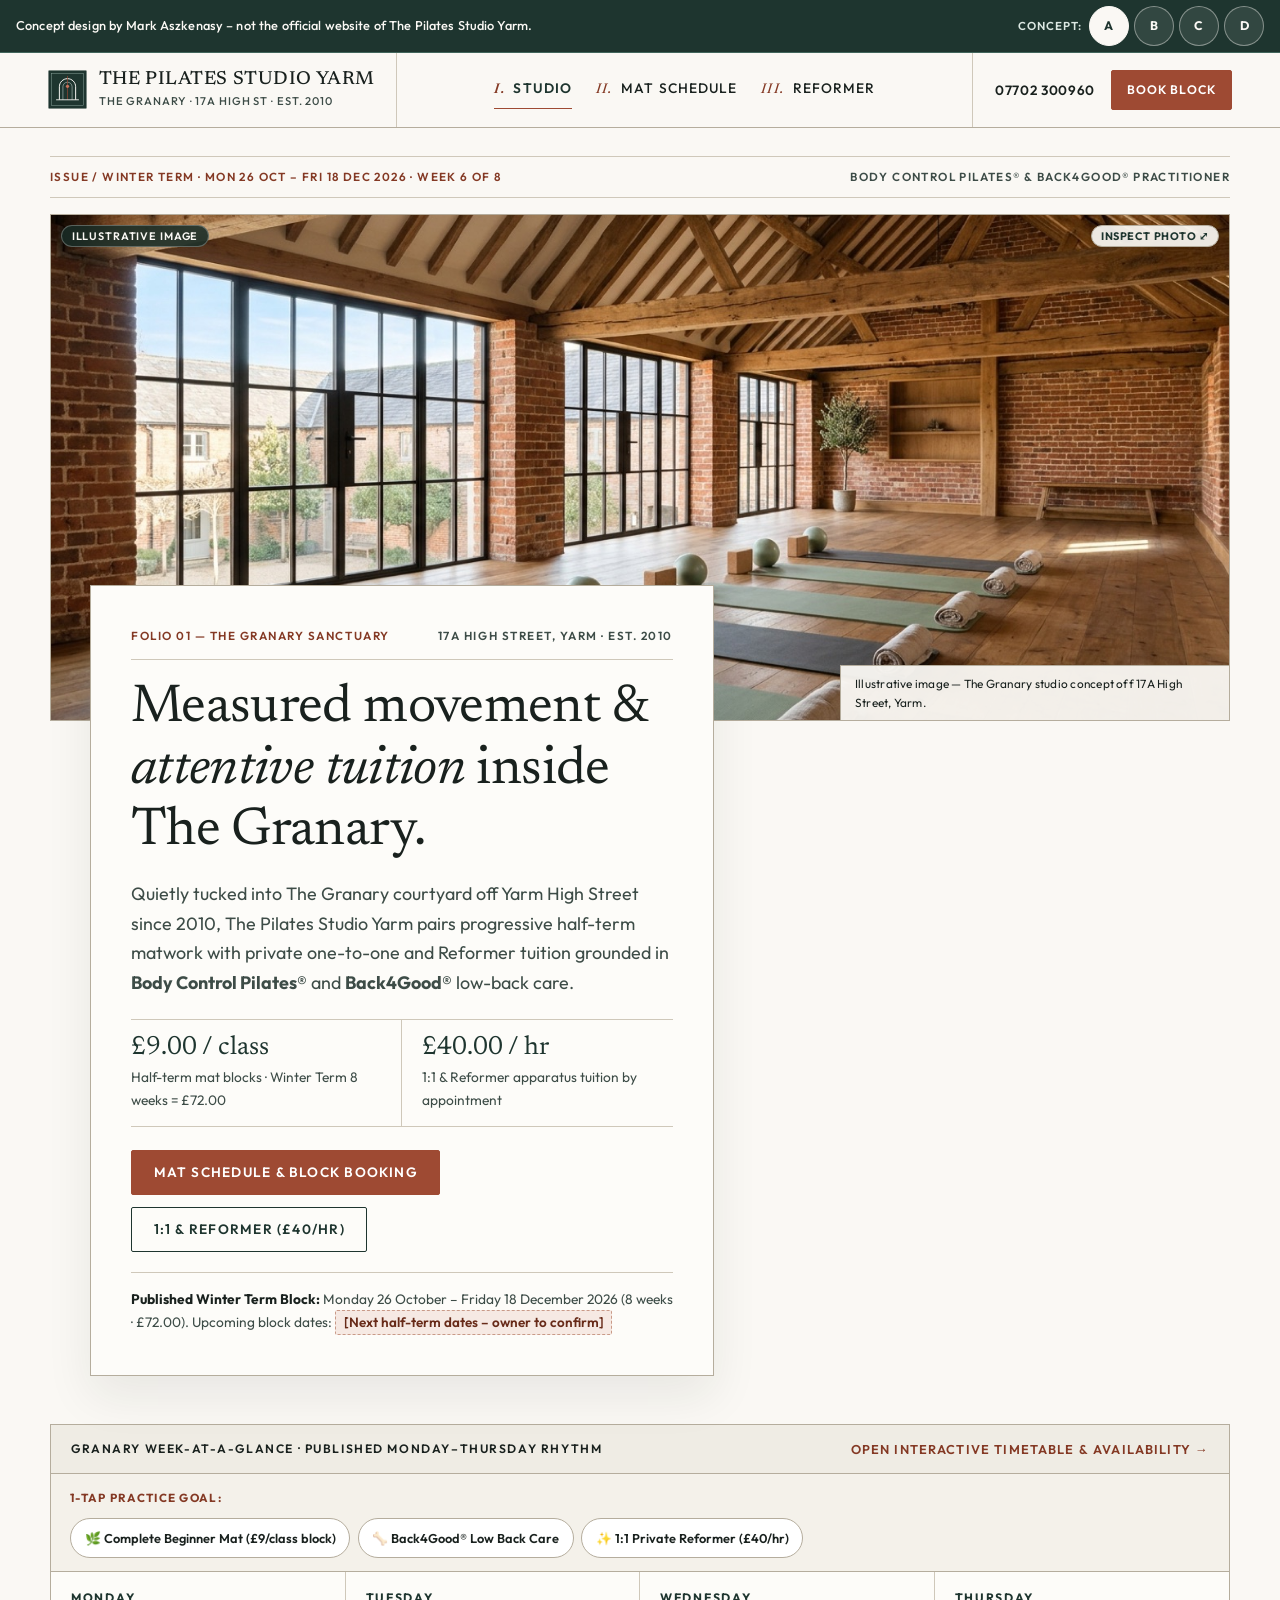
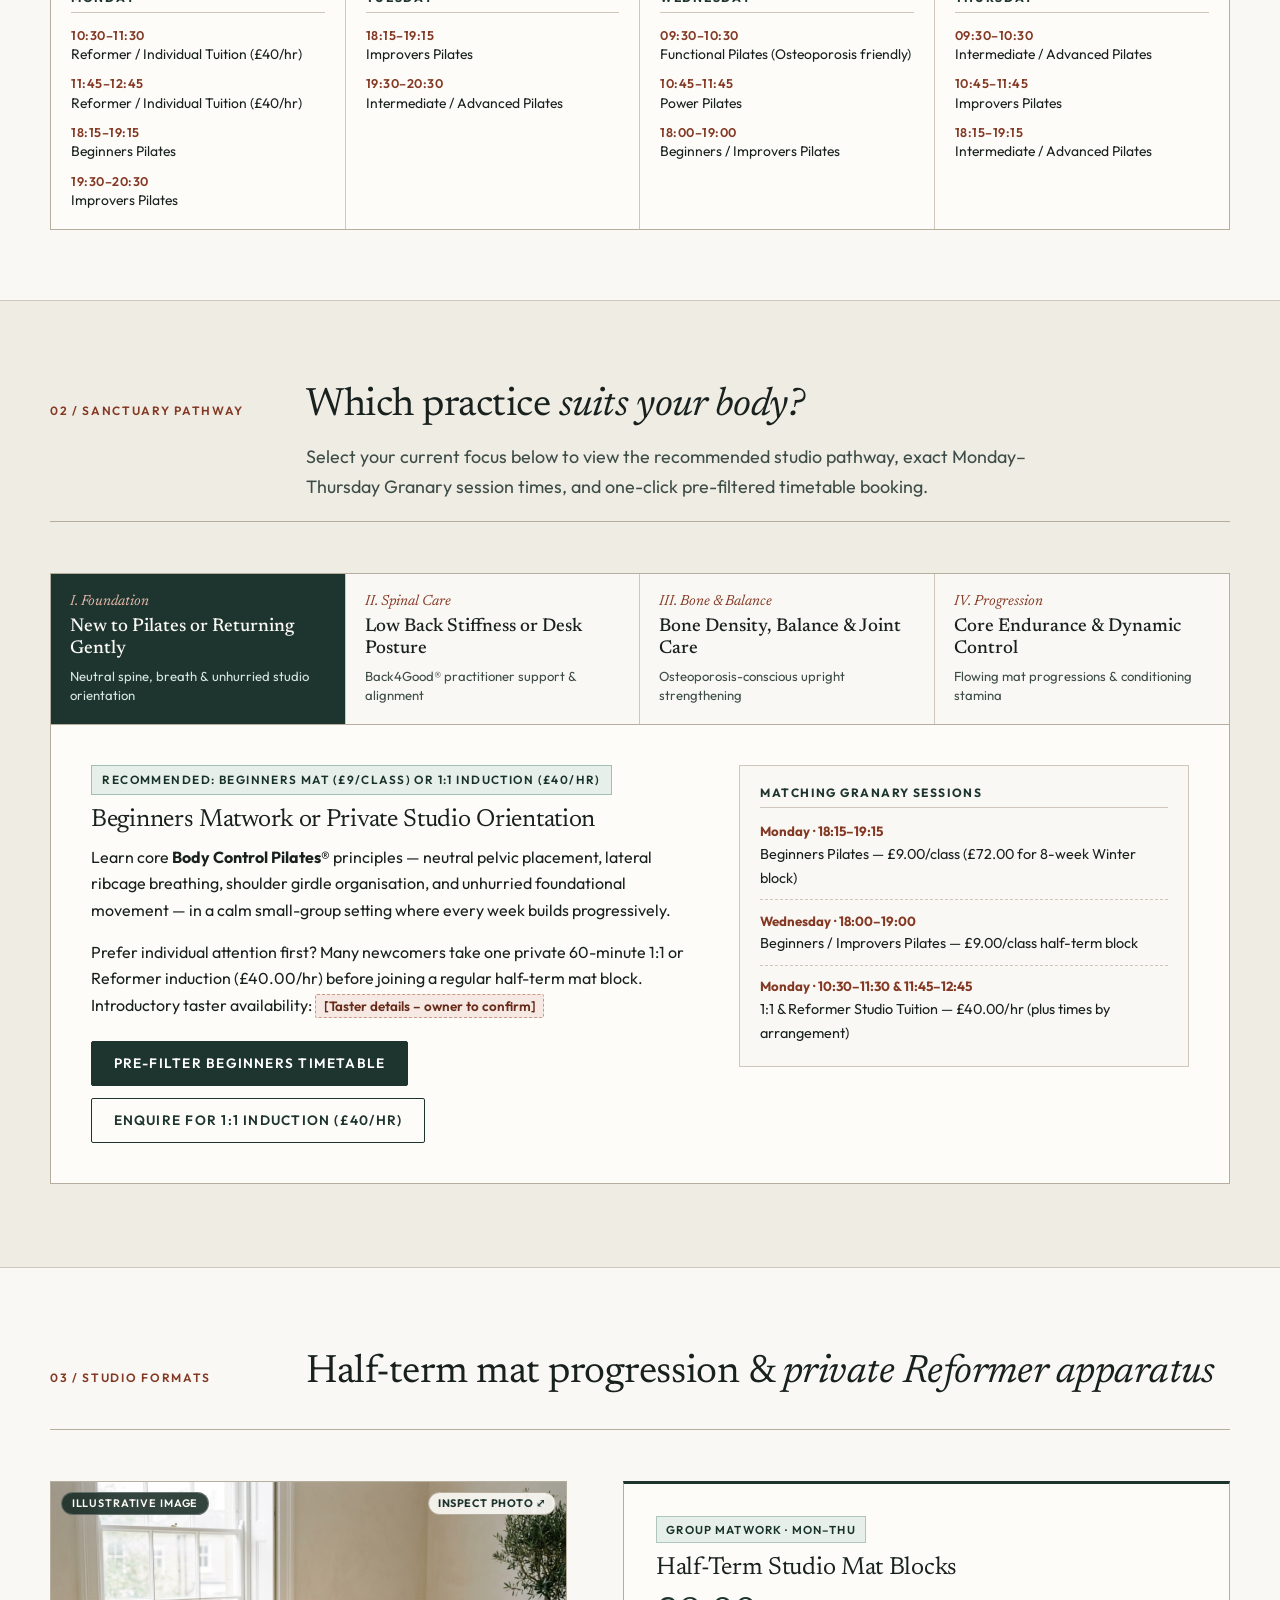
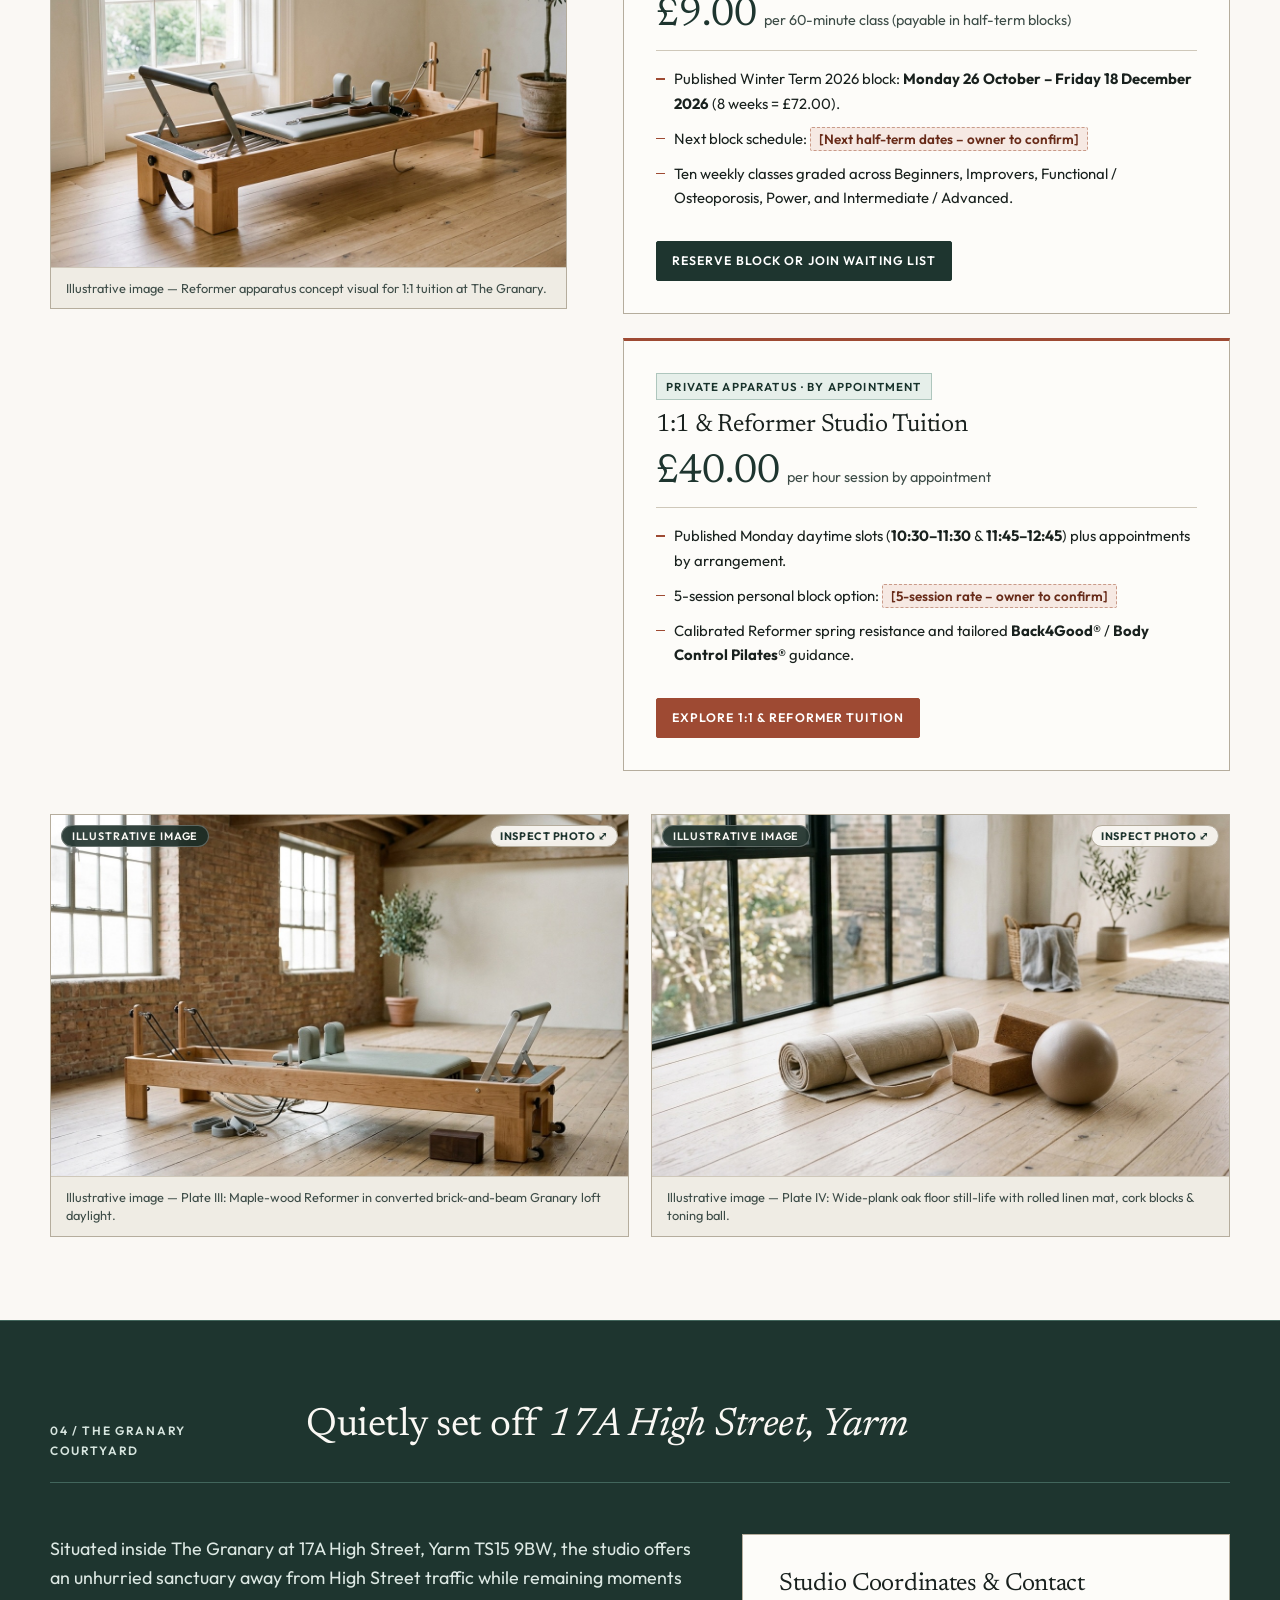
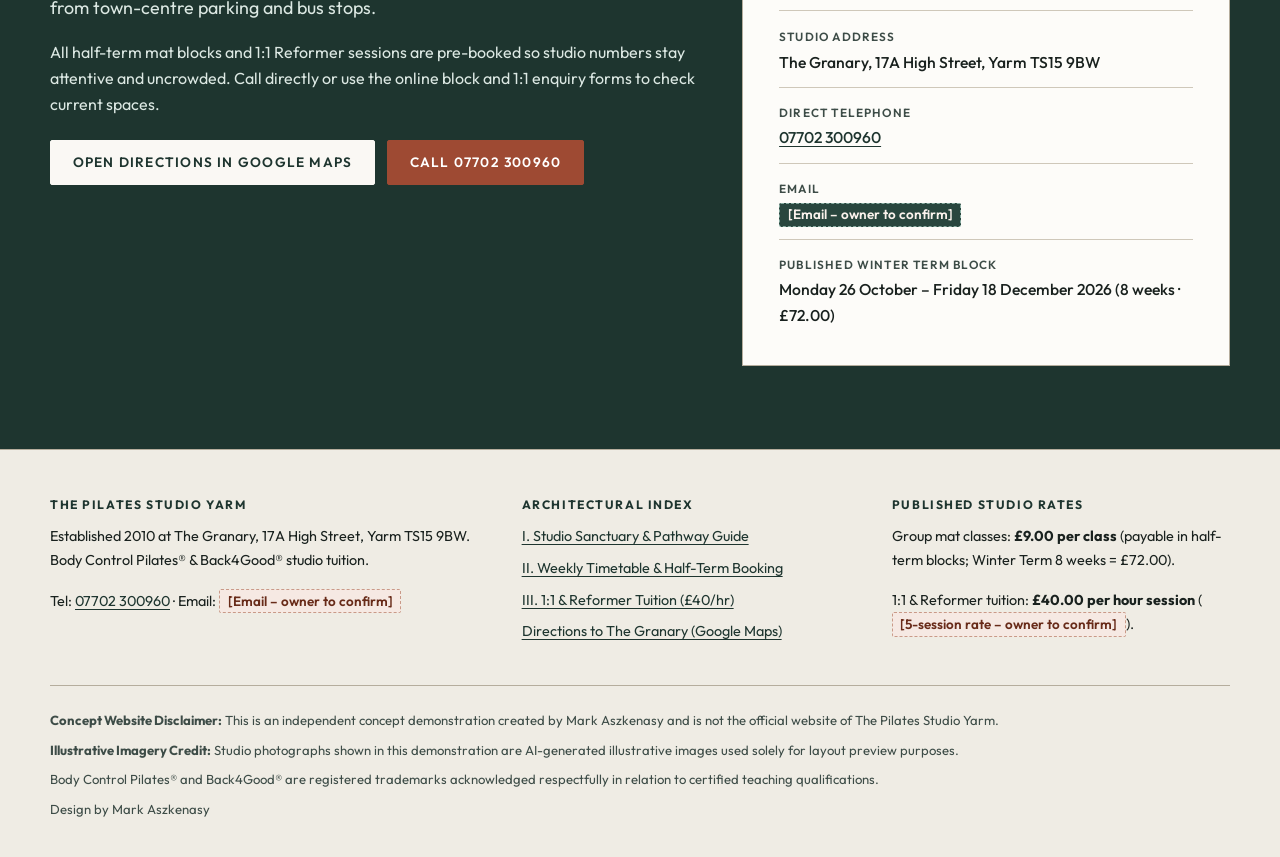
<file: index.html>
<!DOCTYPE html>
<html lang="en-GB">
<head>
  <meta charset="utf-8">
  <meta name="viewport" content="width=device-width, initial-scale=1.0">
  <meta name="robots" content="noindex, nofollow">
  <meta name="theme-color" content="#1E352F">
  <title>The Pilates Studio Yarm | Architectural Movement Sanctuary at The Granary</title>
  <meta name="description" content="Concept website for The Pilates Studio Yarm at The Granary, 17A High Street, Yarm TS15 9BW. Body Control Pilates®, Back4Good®, £9.00 half-term mat blocks and £40/hr 1:1 & Reformer tuition.">
  <link rel="icon" href="favicon.svg" type="image/svg+xml">
  <link rel="stylesheet" href="css/styles.css">
</head>
<body>
  <a class="skip-link" href="#main-content">Skip to main content</a>

  <div class="concept-banner" role="region" aria-label="Concept website notice">
    <div class="concept-banner-inner">
      <p>Concept design by Mark Aszkenasy – not the official website of The Pilates Studio Yarm.</p>
      <nav class="concept-switcher" aria-label="Concept version switcher">
        <span class="concept-switcher-label">Concept:</span>
        <a class="concept-pill is-active" href="index.html" aria-current="page">A</a>
        <a class="concept-pill" href="b/index.html">B</a>
        <a class="concept-pill" href="c/index.html">C</a>
        <a class="concept-pill" href="d/index.html">D</a>
      </nav>
    </div>
  </div>

  <!-- Asymmetric Architectural Editorial Masthead -->
  <header class="site-header">
    <div class="masthead-grid">
      <div class="masthead-brand-cell">
        <a class="brand-link" href="index.html">
          <img class="brand-mark" src="images/logo-mark.svg" alt="" width="40" height="40">
          <span class="brand-text">
            <span class="brand-name">The Pilates Studio Yarm</span>
            <span class="brand-sub-mobile">The Granary · 17A High St · Est. 2010</span>
          </span>
        </a>
      </div>

      <div class="masthead-coords-cell" aria-label="Studio location and heritage">
        <span><strong>The Granary · 17A High St</strong></span>
        <span>Yarm TS15 9BW · Est. 2010</span>
      </div>

      <button class="nav-toggle" type="button" aria-expanded="false" aria-controls="primary-nav">
        <svg class="nav-toggle-icon" viewBox="0 0 24 24" fill="none" stroke="currentColor" stroke-width="1.8" aria-hidden="true">
          <path d="M4 7h16M4 12h16M4 17h16" stroke-linecap="round"/>
        </svg>
        <span class="nav-toggle-text">Index</span>
      </button>

      <nav id="primary-nav" class="primary-nav" aria-label="Primary navigation">
        <ul class="nav-list">
          <li><a class="nav-link" href="index.html" aria-current="page"><span class="nav-num">I.</span> Studio</a></li>
          <li><a class="nav-link" href="timetable-booking.html"><span class="nav-num">II.</span> Mat Schedule</a></li>
          <li><a class="nav-link" href="reformer-tuition.html"><span class="nav-num">III.</span> Reformer</a></li>
        </ul>
        <div class="nav-mobile-meta">
          <a class="nav-mobile-phone" href="tel:07702300960">Tel: 07702 300960</a>
          <a class="btn btn-primary btn-sm" href="timetable-booking.html#booking-form">Book Block</a>
        </div>
      </nav>

      <div class="masthead-contact-cell">
        <a class="masthead-tel" href="tel:07702300960">07702 300960</a>
        <a class="btn btn-primary btn-sm" href="timetable-booking.html#booking-form">Book Block</a>
      </div>
    </div>
  </header>

  <main id="main-content">
    <!-- Panoramic Granary Stage + Overlapping Vellum Editorial Sheet + 4-Col Schedule Ribbon -->
    <section class="sanctuary-hero" aria-label="The Granary Studio Introduction">
      <div class="container">
        <div class="editorial-index-bar">
          <span>Issue / Winter Term · Mon 26 Oct – Fri 18 Dec 2026</span>
          <span>Body Control Pilates® &amp; Back4Good® Practitioner</span>
        </div>

        <div class="granary-panorama-stage">
          <figure
            class="granary-panorama is-lightbox-trigger"
            tabindex="0"
            role="button"
            aria-label="Enlarge illustrative studio loft photograph"
            data-lightbox-src="images/hero.jpg"
            data-lightbox-alt="Sunlit timber-beamed Granary Pilates loft with alignment mats and apparatus bathed in calm daylight"
            data-lightbox-caption="The Granary Sanctuary — Sunlit timber-beamed Pilates loft concept off 17A High Street, Yarm."
            data-lightbox-cta="timetable-booking.html#booking-form"
            data-lightbox-cta-label="Reserve Half-Term Mat Block"
          >
            <span class="arch-img-badge">Illustrative image</span>
            <span class="arch-zoom-pill" aria-hidden="true">Inspect Photo ⤢</span>
            <img
              src="images/hero.jpg"
              alt="Sunlit timber-beamed Granary Pilates loft with alignment mats and apparatus bathed in calm daylight"
              width="1440"
              height="803"
              fetchpriority="high"
            >
            <figcaption class="panorama-rail-caption">
              Illustrative image — The Granary studio concept off 17A High Street, Yarm.
            </figcaption>
          </figure>

          <div class="vellum-editorial-sheet">
            <div class="vellum-sheet-meta">
              <span>Folio 01 — The Granary Sanctuary</span>
              <span class="meta-right">17A High Street, Yarm · Est. 2010</span>
            </div>

            <h1>Measured movement &amp; <em>attentive tuition</em> inside The Granary.</h1>
            <p class="lead">
              Quietly tucked into The Granary courtyard off Yarm High Street since 2010, The Pilates Studio Yarm pairs progressive half-term matwork with private one-to-one and Reformer tuition grounded in <strong>Body Control Pilates®</strong> and <strong>Back4Good®</strong> low-back care.
            </p>

            <div class="vellum-rate-ledger" aria-label="Studio rate summary">
              <div class="vellum-rate-cell">
                <span class="vellum-rate-figure">£9.00 / class</span>
                <span class="vellum-rate-desc">Half-term mat blocks · Winter Term 8 weeks = £72.00</span>
              </div>
              <div class="vellum-rate-cell">
                <span class="vellum-rate-figure">£40.00 / hr</span>
                <span class="vellum-rate-desc">1:1 &amp; Reformer apparatus tuition by appointment</span>
              </div>
            </div>

            <div class="btn-group">
              <a class="btn btn-primary" href="timetable-booking.html">Mat Schedule &amp; Block Booking</a>
              <a class="btn btn-outline" href="reformer-tuition.html">1:1 &amp; Reformer (£40/hr)</a>
            </div>

            <div class="vellum-term-note">
              <strong>Published Winter Term Block:</strong> Monday 26 October – Friday 18 December 2026 (8 weeks · £72.00). Upcoming block dates: <span class="ph">[Next half-term dates – owner to confirm]</span>
            </div>
          </div>
        </div>

        <!-- 4-Column "Granary Week-at-a-Glance" Architectural Schedule Ribbon -->
        <div class="week-ribbon-sheet" aria-label="Granary Monday to Thursday schedule at a glance">
          <div class="week-ribbon-header">
            <h2 class="week-ribbon-title">Granary Week-at-a-Glance · Published Monday–Thursday Rhythm</h2>
            <a class="week-ribbon-link" href="timetable-booking.html">Open Interactive Timetable &amp; Availability →</a>
          </div>

          <div class="goal-preset-bar" role="region" aria-label="1-tap practice goal presets">
            <span class="goal-preset-label">1-Tap Practice Goal:</span>
            <div class="goal-preset-pills">
              <button type="button" class="goal-preset-btn" data-goal-preset="beginner" aria-pressed="false">
                🌿 Complete Beginner Mat (£9/class block)
              </button>
              <button type="button" class="goal-preset-btn" data-goal-preset="back4good" aria-pressed="false">
                🦴 Back4Good® Low Back Care
              </button>
              <button type="button" class="goal-preset-btn" data-goal-preset="reformer" aria-pressed="false">
                ✨ 1:1 Private Reformer (£40/hr)
              </button>
            </div>
            <a class="goal-preset-jump" id="home-preset-cta" href="timetable-booking.html#booking-form" hidden>
              Continue with Pre-Filled Booking →
            </a>
          </div>

          <div class="week-ribbon-grid">
            <div class="ribbon-day-col">
              <h3 class="ribbon-day-name">Monday</h3>
              <ul class="ribbon-slot-list">
                <li data-preset-tags="reformer,back4good">
                  <span class="ribbon-slot-time">10:30–11:30</span>
                  <span class="ribbon-slot-name">Reformer / Individual Tuition (£40/hr)</span>
                </li>
                <li data-preset-tags="reformer,back4good">
                  <span class="ribbon-slot-time">11:45–12:45</span>
                  <span class="ribbon-slot-name">Reformer / Individual Tuition (£40/hr)</span>
                </li>
                <li data-preset-tags="beginner,back4good">
                  <span class="ribbon-slot-time">18:15–19:15</span>
                  <span class="ribbon-slot-name">Beginners Pilates</span>
                </li>
                <li>
                  <span class="ribbon-slot-time">19:30–20:30</span>
                  <span class="ribbon-slot-name">Improvers Pilates</span>
                </li>
              </ul>
            </div>

            <div class="ribbon-day-col">
              <h3 class="ribbon-day-name">Tuesday</h3>
              <ul class="ribbon-slot-list">
                <li>
                  <span class="ribbon-slot-time">18:15–19:15</span>
                  <span class="ribbon-slot-name">Improvers Pilates</span>
                </li>
                <li>
                  <span class="ribbon-slot-time">19:30–20:30</span>
                  <span class="ribbon-slot-name">Intermediate / Advanced Pilates</span>
                </li>
              </ul>
            </div>

            <div class="ribbon-day-col">
              <h3 class="ribbon-day-name">Wednesday</h3>
              <ul class="ribbon-slot-list">
                <li data-preset-tags="back4good">
                  <span class="ribbon-slot-time">09:30–10:30</span>
                  <span class="ribbon-slot-name">Functional Pilates (Osteoporosis friendly)</span>
                </li>
                <li>
                  <span class="ribbon-slot-time">10:45–11:45</span>
                  <span class="ribbon-slot-name">Power Pilates</span>
                </li>
                <li data-preset-tags="beginner,back4good">
                  <span class="ribbon-slot-time">18:00–19:00</span>
                  <span class="ribbon-slot-name">Beginners / Improvers Pilates</span>
                </li>
              </ul>
            </div>

            <div class="ribbon-day-col">
              <h3 class="ribbon-day-name">Thursday</h3>
              <ul class="ribbon-slot-list">
                <li>
                  <span class="ribbon-slot-time">09:30–10:30</span>
                  <span class="ribbon-slot-name">Intermediate / Advanced Pilates</span>
                </li>
                <li data-preset-tags="back4good">
                  <span class="ribbon-slot-time">10:45–11:45</span>
                  <span class="ribbon-slot-name">Improvers Pilates</span>
                </li>
                <li>
                  <span class="ribbon-slot-time">18:15–19:15</span>
                  <span class="ribbon-slot-name">Intermediate / Advanced Pilates</span>
                </li>
              </ul>
            </div>
          </div>
        </div>
      </div>
    </section>

    <!-- Signature Interactive Centrepiece: "Which Practice Suits Your Body?" -->
    <section class="section section-stone" aria-labelledby="pathway-guide-heading">
      <div class="container">
        <div class="arch-section-head">
          <span class="arch-index-tag">02 / Sanctuary Pathway</span>
          <div>
            <h2 id="pathway-guide-heading">Which practice <em>suits your body?</em></h2>
            <p class="lead" style="margin-bottom:0;">
              Select your current focus below to view the recommended studio pathway, exact Monday–Thursday Granary session times, and one-click pre-filtered timetable booking.
            </p>
          </div>
        </div>

        <div class="sanctuary-guide-wrap">
          <div class="pathway-selector-grid" role="tablist" aria-label="Choose your movement focus">
            <button
              type="button"
              class="pathway-tab"
              role="tab"
              id="ptab-gentle"
              aria-selected="true"
              aria-controls="ppanel-gentle"
              tabindex="0"
            >
              <span class="pathway-num">I. Foundation</span>
              <span class="pathway-title">New to Pilates or Returning Gently</span>
              <span class="pathway-hint">Neutral spine, breath &amp; unhurried studio orientation</span>
            </button>

            <button
              type="button"
              class="pathway-tab"
              role="tab"
              id="ptab-back"
              aria-selected="false"
              aria-controls="ppanel-back"
              tabindex="-1"
            >
              <span class="pathway-num">II. Spinal Care</span>
              <span class="pathway-title">Low Back Stiffness or Desk Posture</span>
              <span class="pathway-hint">Back4Good® practitioner support &amp; alignment</span>
            </button>

            <button
              type="button"
              class="pathway-tab"
              role="tab"
              id="ptab-bone"
              aria-selected="false"
              aria-controls="ppanel-bone"
              tabindex="-1"
            >
              <span class="pathway-num">III. Bone &amp; Balance</span>
              <span class="pathway-title">Bone Density, Balance &amp; Joint Care</span>
              <span class="pathway-hint">Osteoporosis-conscious upright strengthening</span>
            </button>

            <button
              type="button"
              class="pathway-tab"
              role="tab"
              id="ptab-dynamic"
              aria-selected="false"
              aria-controls="ppanel-dynamic"
              tabindex="-1"
            >
              <span class="pathway-num">IV. Progression</span>
              <span class="pathway-title">Core Endurance &amp; Dynamic Control</span>
              <span class="pathway-hint">Flowing mat progressions &amp; conditioning stamina</span>
            </button>
          </div>

          <!-- Panel 1: New to Pilates or Returning Gently -->
          <div id="ppanel-gentle" class="pathway-panel" role="tabpanel" aria-labelledby="ptab-gentle">
            <div class="pathway-panel-grid">
              <div>
                <span class="pathway-rec-badge">Recommended: Beginners Mat (£9/class) or 1:1 Induction (£40/hr)</span>
                <h3>Beginners Matwork or Private Studio Orientation</h3>
                <p>
                  Learn core <strong>Body Control Pilates®</strong> principles — neutral pelvic placement, lateral ribcage breathing, shoulder girdle organisation, and unhurried foundational movement — in a calm small-group setting where every week builds progressively.
                </p>
                <p>
                  Prefer individual attention first? Many newcomers take one private 60-minute 1:1 or Reformer induction (£40.00/hr) before joining a regular half-term mat block. Introductory taster availability: <span class="ph">[Taster details – owner to confirm]</span>
                </p>
                <div class="btn-group">
                  <a class="btn btn-eucalyptus" href="timetable-booking.html?level=beginners#schedule-section">
                    Pre-Filter Beginners Timetable
                  </a>
                  <a class="btn btn-outline" href="reformer-tuition.html#reformer-enquiry">
                    Enquire for 1:1 Induction (£40/hr)
                  </a>
                </div>
              </div>

              <div class="pathway-times-box">
                <h4 class="pathway-times-heading">Matching Granary Sessions</h4>
                <ul class="pathway-times-list">
                  <li>
                    <strong>Monday · 18:15–19:15</strong>
                    Beginners Pilates — £9.00/class (£72.00 for 8-week Winter block)
                  </li>
                  <li>
                    <strong>Wednesday · 18:00–19:00</strong>
                    Beginners / Improvers Pilates — £9.00/class half-term block
                  </li>
                  <li>
                    <strong>Monday · 10:30–11:30 &amp; 11:45–12:45</strong>
                    1:1 &amp; Reformer Studio Tuition — £40.00/hr (plus times by arrangement)
                  </li>
                </ul>
              </div>
            </div>
          </div>

          <!-- Panel 2: Low Back Stiffness or Desk Posture -->
          <div id="ppanel-back" class="pathway-panel" role="tabpanel" aria-labelledby="ptab-back" hidden>
            <div class="pathway-panel-grid">
              <div>
                <span class="pathway-rec-badge">Recommended: Back4Good® / Beginners–Improvers Mat or 1:1 Assessment</span>
                <h3>Certified Back4Good® Low-Back &amp; Postural Care</h3>
                <p>
                  Guided by a certified <strong>Back4Good®</strong> low-back-pain practitioner, studio cueing focuses on segmental spinal mobility, hip dissociation, deep stabiliser endurance, and relieving prolonged desk or driving tension without rushed transitions.
                </p>
                <p>
                  Every new student completes a confidential pre-class health screening before starting, or can begin with a dedicated 1:1 Back4Good® / Reformer session (£40.00/hr).
                </p>
                <div class="btn-group">
                  <a class="btn btn-eucalyptus" href="timetable-booking.html?level=beginners#schedule-section">
                    View Foundation &amp; Back-Friendly Slots
                  </a>
                  <a class="btn btn-outline" href="reformer-tuition.html#reformer-enquiry">
                    Book 1:1 Back4Good® Session (£40/hr)
                  </a>
                </div>
              </div>

              <div class="pathway-times-box">
                <h4 class="pathway-times-heading">Matching Granary Sessions</h4>
                <ul class="pathway-times-list">
                  <li>
                    <strong>Monday · 18:15–19:15</strong>
                    Beginners Pilates — foundational spinal alignment (£9.00/class)
                  </li>
                  <li>
                    <strong>Wednesday · 18:00–19:00</strong>
                    Beginners / Improvers Pilates — controlled progression (£9.00/class)
                  </li>
                  <li>
                    <strong>Thursday · 10:45–11:45</strong>
                    Improvers Pilates — daytime mat progression (£9.00/class)
                  </li>
                  <li>
                    <strong>Monday · 10:30–11:30 &amp; 11:45–12:45</strong>
                    1:1 Back4Good® / Reformer Tuition (£40.00/hr, or by appointment)
                  </li>
                </ul>
              </div>
            </div>
          </div>

          <!-- Panel 3: Bone Density, Balance & Joint Care -->
          <div id="ppanel-bone" class="pathway-panel" role="tabpanel" aria-labelledby="ptab-bone" hidden>
            <div class="pathway-panel-grid">
              <div>
                <span class="pathway-rec-badge">Recommended: Functional / Osteoporosis Pilates</span>
                <h3>Bone-Conscious Functional Alignment &amp; Balance</h3>
                <p>
                  Specifically structured to support bone density, standing balance, hip and thoracic extension, and everyday joint confidence — carefully avoiding loaded forward spinal flexion or abrupt twisting.
                </p>
                <p>
                  Ideal for clients with osteopenia, osteoporosis, or anyone seeking a calm morning practice focused on upright posture and joint longevity.
                </p>
                <div class="btn-group">
                  <a class="btn btn-eucalyptus" href="timetable-booking.html?level=functional#schedule-section">
                    Pre-Filter Functional / Osteoporosis Slot
                  </a>
                  <a class="btn btn-outline" href="reformer-tuition.html">
                    Explore Spring-Guided Reformer (£40/hr)
                  </a>
                </div>
              </div>

              <div class="pathway-times-box">
                <h4 class="pathway-times-heading">Matching Granary Sessions</h4>
                <ul class="pathway-times-list">
                  <li>
                    <strong>Wednesday · 09:30–10:30</strong>
                    Functional Pilates (Osteoporosis friendly) — £9.00/class half-term block
                  </li>
                  <li>
                    <strong>Monday · 10:30–11:30 &amp; 11:45–12:45</strong>
                    1:1 Reformer / Individual Tuition — calibrated spring resistance (£40.00/hr)
                  </li>
                </ul>
              </div>
            </div>
          </div>

          <!-- Panel 4: Core Endurance & Dynamic Control -->
          <div id="ppanel-dynamic" class="pathway-panel" role="tabpanel" aria-labelledby="ptab-dynamic" hidden>
            <div class="pathway-panel-grid">
              <div>
                <span class="pathway-rec-badge">Recommended: Improvers, Power Pilates or Intermediate / Advanced</span>
                <h3>Progressive Mat Repertoire &amp; Dynamic Conditioning</h3>
                <p>
                  Once core <strong>Body Control Pilates®</strong> fundamentals are established, progress through flowing Improvers blocks, Wednesday morning <strong>Power Pilates</strong> stamina work, or longer-lever <strong>Intermediate / Advanced</strong> mat sequences.
                </p>
                <div class="btn-group">
                  <a class="btn btn-eucalyptus" href="timetable-booking.html?level=improvers#schedule-section">
                    Filter Improvers
                  </a>
                  <a class="btn btn-primary" href="timetable-booking.html?level=power#schedule-section">
                    Filter Power Pilates
                  </a>
                  <a class="btn btn-outline" href="timetable-booking.html?level=intermediate#schedule-section">
                    Filter Intermediate / Adv
                  </a>
                </div>
              </div>

              <div class="pathway-times-box">
                <h4 class="pathway-times-heading">Matching Granary Sessions</h4>
                <ul class="pathway-times-list">
                  <li>
                    <strong>Wednesday · 10:45–11:45</strong>
                    Power Pilates — dynamic morning conditioning (£9.00/class)
                  </li>
                  <li>
                    <strong>Mon 19:30 · Tue 18:15 · Wed 18:00 · Thu 10:45</strong>
                    Improvers Pilates — 4 weekly progression slots (£9.00/class)
                  </li>
                  <li>
                    <strong>Tue 19:30 · Thu 09:30 · Thu 18:15</strong>
                    Intermediate / Advanced Pilates — 3 weekly experienced slots (£9.00/class)
                  </li>
                </ul>
              </div>
            </div>
          </div>
        </div>
      </div>
    </section>

    <!-- Studio Formats & Reformer Apparatus Monograph Spread -->
    <section class="section" aria-labelledby="monograph-heading">
      <div class="container">
        <div class="arch-section-head">
          <span class="arch-index-tag">03 / Studio Formats</span>
          <div>
            <h2 id="monograph-heading">Half-term mat progression &amp; <em>private Reformer apparatus</em></h2>
          </div>
        </div>

        <div class="monograph-spread">
          <figure
            class="editorial-figure feature-media is-lightbox-trigger"
            tabindex="0"
            role="button"
            aria-label="Enlarge illustrative Reformer carriage photograph"
            data-lightbox-src="images/feature.jpg"
            data-lightbox-alt="Precision Pilates Reformer carriage with springs, footbar and padded platform inside a tranquil timber studio"
            data-lightbox-caption="Calibrated Apparatus — Precision Reformer carriage, footbar and spring tension for £40.00/hr 1:1 tuition."
            data-lightbox-cta="reformer-tuition.html#reformer-enquiry"
            data-lightbox-cta-label="Request 1:1 Reformer (£40/hr)"
          >
            <span class="arch-img-badge">Illustrative image</span>
            <span class="arch-zoom-pill" aria-hidden="true">Inspect Photo ⤢</span>
            <img
              src="images/feature.jpg"
              alt="Precision Pilates Reformer carriage with springs, footbar and padded platform inside a tranquil timber studio"
              width="1200"
              height="896"
              loading="lazy"
            >
            <figcaption>
              Illustrative image — Reformer apparatus concept visual for 1:1 tuition at The Granary.
            </figcaption>
          </figure>

          <div class="grid-2" style="grid-template-columns: 1fr;">
            <article class="studio-card studio-card-accent">
              <span class="level-pill">Group Matwork · Mon–Thu</span>
              <h3>Half-Term Studio Mat Blocks</h3>
              <div class="price-tag">
                <span class="price-amount">£9.00</span>
                <span class="price-unit">per 60-minute class (payable in half-term blocks)</span>
              </div>
              <ul class="feature-list">
                <li>Published Winter Term 2026 block: <strong>Monday 26 October – Friday 18 December 2026</strong> (8 weeks = £72.00).</li>
                <li>Next block schedule: <span class="ph">[Next half-term dates – owner to confirm]</span></li>
                <li>Ten weekly classes graded across Beginners, Improvers, Functional / Osteoporosis, Power, and Intermediate / Advanced.</li>
              </ul>
              <div class="card-footer-action">
                <a class="btn btn-eucalyptus btn-sm" href="timetable-booking.html">Reserve Block or Join Waiting List</a>
              </div>
            </article>

            <article class="studio-card studio-card-clay">
              <span class="level-pill">Private Apparatus · By Appointment</span>
              <h3>1:1 &amp; Reformer Studio Tuition</h3>
              <div class="price-tag">
                <span class="price-amount">£40.00</span>
                <span class="price-unit">per hour session by appointment</span>
              </div>
              <ul class="feature-list">
                <li>Published Monday daytime slots (<strong>10:30–11:30</strong> &amp; <strong>11:45–12:45</strong>) plus appointments by arrangement.</li>
                <li>5-session personal block option: <span class="ph">[5-session rate – owner to confirm]</span></li>
                <li>Calibrated Reformer spring resistance and tailored <strong>Back4Good®</strong> / <strong>Body Control Pilates®</strong> guidance.</li>
              </ul>
              <div class="card-footer-action">
                <a class="btn btn-primary btn-sm" href="reformer-tuition.html">Explore 1:1 &amp; Reformer Tuition</a>
              </div>
            </article>
          </div>
        </div>

        <!-- Architectural 2-Plate Studio Detail Diptych (detail-1.jpg & detail-2.jpg) -->
        <div class="arch-photo-diptych" aria-label="Granary studio architectural detail plates">
          <figure
            class="editorial-figure is-lightbox-trigger"
            tabindex="0"
            role="button"
            aria-label="Enlarge sunlit maple-wood Pilates Reformer loft photograph"
            data-lightbox-src="images/detail-1.jpg"
            data-lightbox-alt="Sunlit maple-wood Pilates Reformer positioned inside a converted brick-and-beam Granary loft"
            data-lightbox-caption="Brick & Beam Sanctuary — Maple-wood Reformer set in calm courtyard daylight at The Granary, 17A High Street."
            data-lightbox-cta="reformer-tuition.html#reformer-enquiry"
            data-lightbox-cta-label="Request 1:1 Reformer (£40/hr)"
          >
            <span class="arch-img-badge">Illustrative image</span>
            <span class="arch-zoom-pill" aria-hidden="true">Inspect Photo ⤢</span>
            <img
              src="images/detail-1.jpg"
              alt="Sunlit maple-wood Pilates Reformer positioned inside a converted brick-and-beam Granary loft"
              width="1200"
              height="896"
              loading="lazy"
            >
            <figcaption>
              Illustrative image — Plate III: Maple-wood Reformer in converted brick-and-beam Granary loft daylight.
            </figcaption>
          </figure>

          <figure
            class="editorial-figure is-lightbox-trigger"
            tabindex="0"
            role="button"
            aria-label="Enlarge oak floor Pilates mat, cork blocks and toning ball still-life photograph"
            data-lightbox-src="images/detail-2.jpg"
            data-lightbox-alt="Serene wide-plank oak studio floor still-life with rolled linen mat, natural cork alignment blocks and soft toning ball"
            data-lightbox-caption="Matwork Craft — Rolled linen mat, cork alignment blocks and soft toning ball prepared for £9.00/class half-term blocks."
            data-lightbox-cta="timetable-booking.html#booking-form"
            data-lightbox-cta-label="Reserve Half-Term Mat Block"
          >
            <span class="arch-img-badge">Illustrative image</span>
            <span class="arch-zoom-pill" aria-hidden="true">Inspect Photo ⤢</span>
            <img
              src="images/detail-2.jpg"
              alt="Serene wide-plank oak studio floor still-life with rolled linen mat, natural cork alignment blocks and soft toning ball"
              width="1200"
              height="896"
              loading="lazy"
            >
            <figcaption>
              Illustrative image — Plate IV: Wide-plank oak floor still-life with rolled linen mat, cork blocks &amp; toning ball.
            </figcaption>
          </figure>
        </div>
      </div>
    </section>

    <!-- Courtyard Sanctuary Location & Directions -->
    <section id="directions" class="section section-eucalyptus dark-surface" aria-labelledby="location-heading">
      <div class="container">
        <div class="arch-section-head">
          <span class="arch-index-tag">04 / The Granary Courtyard</span>
          <div>
            <h2 id="location-heading">Quietly set off <em>17A High Street, Yarm</em></h2>
          </div>
        </div>

        <div class="location-grid">
          <div>
            <p class="lead">
              Situated inside The Granary at 17A High Street, Yarm TS15 9BW, the studio offers an unhurried sanctuary away from High Street traffic while remaining moments from town-centre parking and bus stops.
            </p>
            <p style="color:#DCE8E3;">
              All half-term mat blocks and 1:1 Reformer sessions are pre-booked so studio numbers stay attentive and uncrowded. Call directly or use the online block and 1:1 enquiry forms to check current spaces.
            </p>
            <div class="btn-group">
              <a
                class="btn btn-light"
                href="https://www.google.com/maps/search/?api=1&amp;query=The+Pilates+Studio+Yarm+The+Granary+17A+High+Street+Yarm+TS15+9BW"
                target="_blank"
                rel="noopener noreferrer"
              >
                Open Directions in Google Maps
              </a>
              <a class="btn btn-primary" href="tel:07702300960">Call 07702 300960</a>
            </div>
          </div>

          <div class="address-panel">
            <h3>Studio Coordinates &amp; Contact</h3>
            <dl class="contact-dl">
              <div>
                <dt>Studio Address</dt>
                <dd>The Granary, 17A High Street, Yarm TS15 9BW</dd>
              </div>
              <div>
                <dt>Direct Telephone</dt>
                <dd><a href="tel:07702300960">07702 300960</a></dd>
              </div>
              <div>
                <dt>Email</dt>
                <dd><span class="ph">[Email – owner to confirm]</span></dd>
              </div>
              <div>
                <dt>Published Winter Term Block</dt>
                <dd>Monday 26 October – Friday 18 December 2026 (8 weeks · £72.00)</dd>
              </div>
            </dl>
          </div>
        </div>
      </div>
    </section>
  </main>

  <footer class="site-footer">
    <div class="container">
      <div class="footer-grid">
        <div>
          <h2 class="footer-heading">The Pilates Studio Yarm</h2>
          <p>
            Established 2010 at The Granary, 17A High Street, Yarm TS15 9BW.<br>
            Body Control Pilates® &amp; Back4Good® studio tuition.
          </p>
          <p>
            Tel: <a href="tel:07702300960">07702 300960</a> · Email: <span class="ph">[Email – owner to confirm]</span>
          </p>
        </div>

        <div>
          <h2 class="footer-heading">Architectural Index</h2>
          <ul class="footer-links">
            <li><a href="index.html">I. Studio Sanctuary &amp; Pathway Guide</a></li>
            <li><a href="timetable-booking.html">II. Weekly Timetable &amp; Half-Term Booking</a></li>
            <li><a href="reformer-tuition.html">III. 1:1 &amp; Reformer Tuition (£40/hr)</a></li>
            <li>
              <a
                href="https://www.google.com/maps/search/?api=1&amp;query=The+Pilates+Studio+Yarm+The+Granary+17A+High+Street+Yarm+TS15+9BW"
                target="_blank"
                rel="noopener noreferrer"
              >
                Directions to The Granary (Google Maps)
              </a>
            </li>
          </ul>
        </div>

        <div>
          <h2 class="footer-heading">Published Studio Rates</h2>
          <p>Group mat classes: <strong>£9.00 per class</strong> (payable in half-term blocks; Winter Term 8 weeks = £72.00).</p>
          <p>1:1 &amp; Reformer tuition: <strong>£40.00 per hour session</strong> (<span class="ph">[5-session rate – owner to confirm]</span>).</p>
        </div>
      </div>

      <div class="footer-legal">
        <p><strong>Concept Website Disclaimer:</strong> This is an independent concept demonstration created by Mark Aszkenasy and is not the official website of The Pilates Studio Yarm.</p>
        <p><strong>Illustrative Imagery Credit:</strong> Studio photographs shown in this demonstration are AI-generated illustrative images used solely for layout preview purposes.</p>
        <p>Body Control Pilates® and Back4Good® are registered trademarks acknowledged respectfully in relation to certified teaching qualifications.</p>
        <p>Design by Mark Aszkenasy</p>
      </div>
    </div>
  </footer>

  <div class="micro-toast" id="micro-toast" role="status" aria-live="polite" hidden></div>

  <dialog class="editorial-lightbox" id="photo-lightbox" aria-label="Studio photograph viewer">
    <div class="lightbox-card">
      <div class="lightbox-topbar">
        <span class="lightbox-ill-tag">Illustrative image</span>
        <button type="button" class="lightbox-close" data-lightbox-close aria-label="Close photograph viewer">✕ Close</button>
      </div>
      <div class="lightbox-stage">
        <img id="lightbox-img" src="images/hero.jpg" alt="" width="1200" height="896">
      </div>
      <div class="lightbox-meta">
        <p id="lightbox-caption" class="lightbox-caption"></p>
        <a id="lightbox-cta" class="btn btn-primary btn-sm" href="timetable-booking.html#booking-form">Reserve Mat Block</a>
      </div>
    </div>
  </dialog>

  <!-- Frosted Glass Safe-Area Floating Mobile Action Bar -->
  <nav class="mobile-action-bar" aria-label="Quick studio actions">
    <a class="mobile-action-link" href="tel:07702300960">Call Studio</a>
    <a class="mobile-action-link action-accent" href="timetable-booking.html">Timetable</a>
    <a class="mobile-action-link" href="reformer-tuition.html">1:1 Reformer</a>
  </nav>

  <script src="js/main.js"></script>
</body>
</html>
</file>
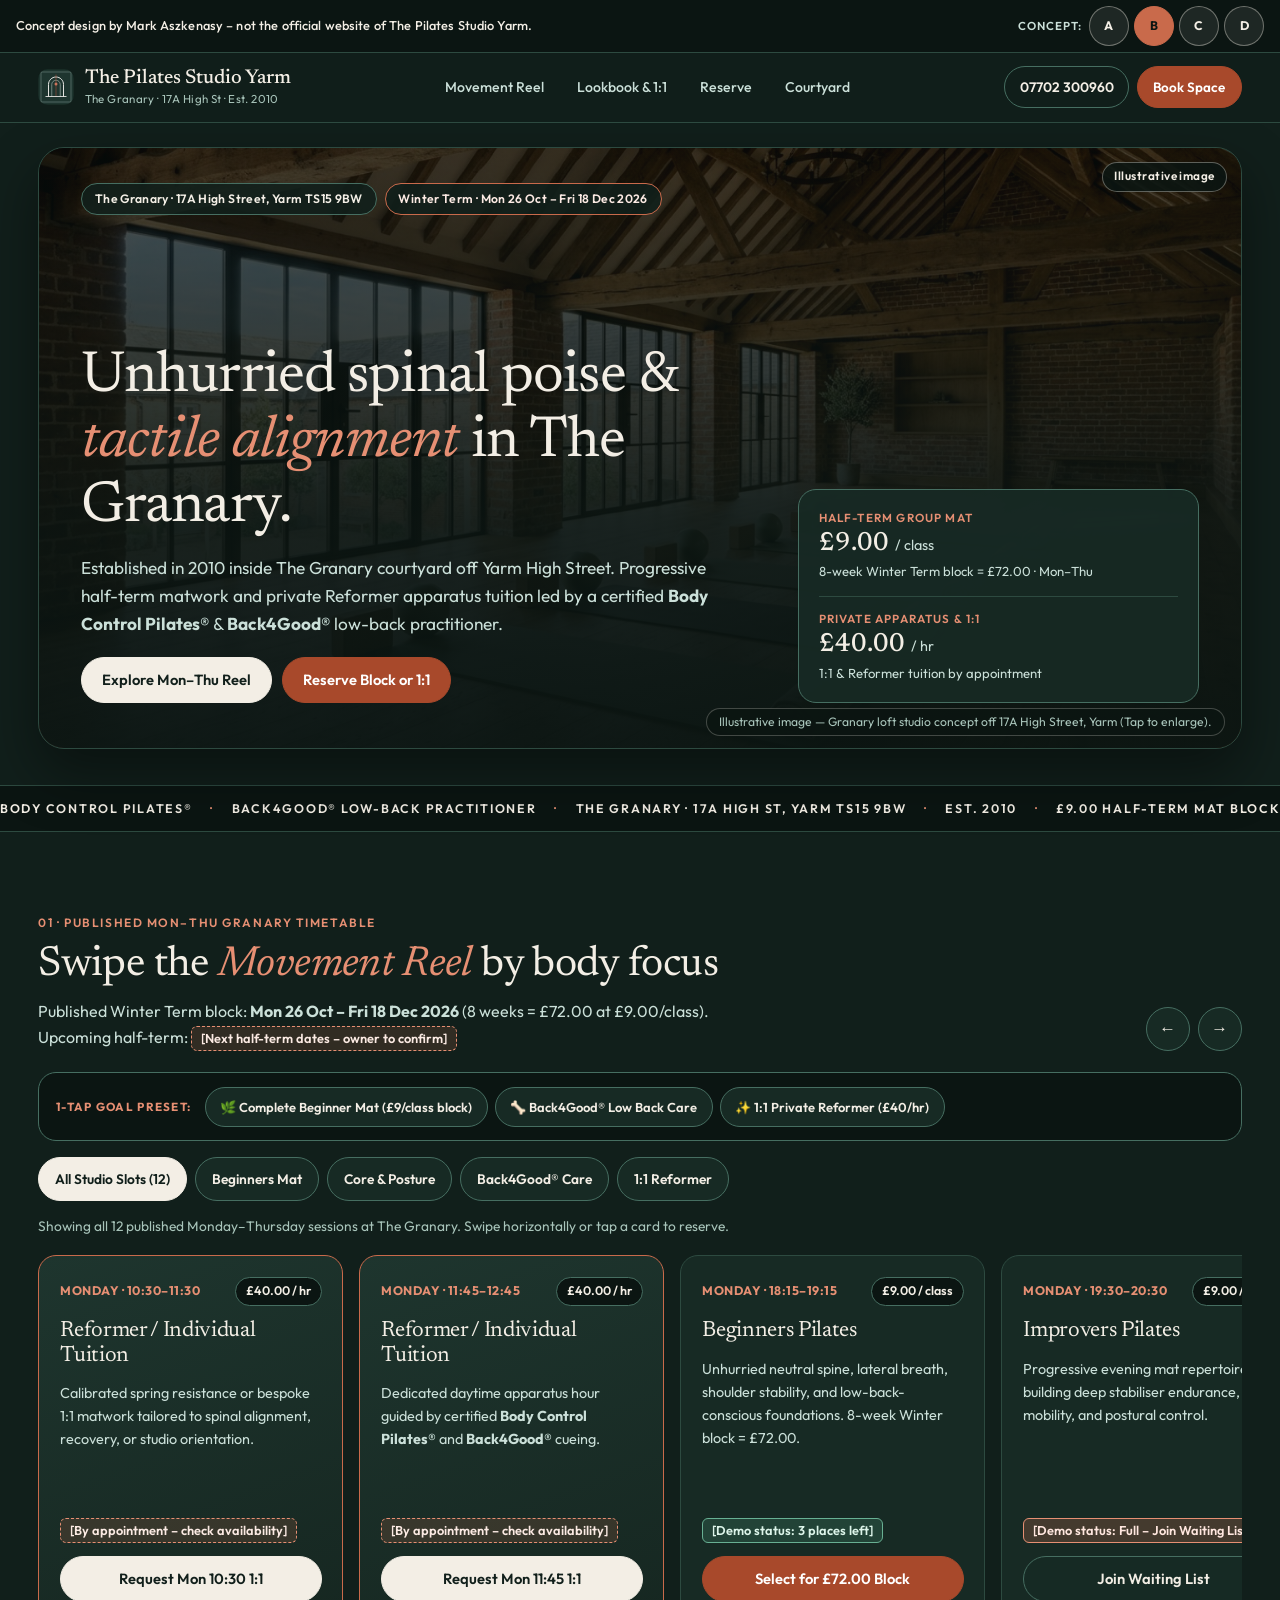
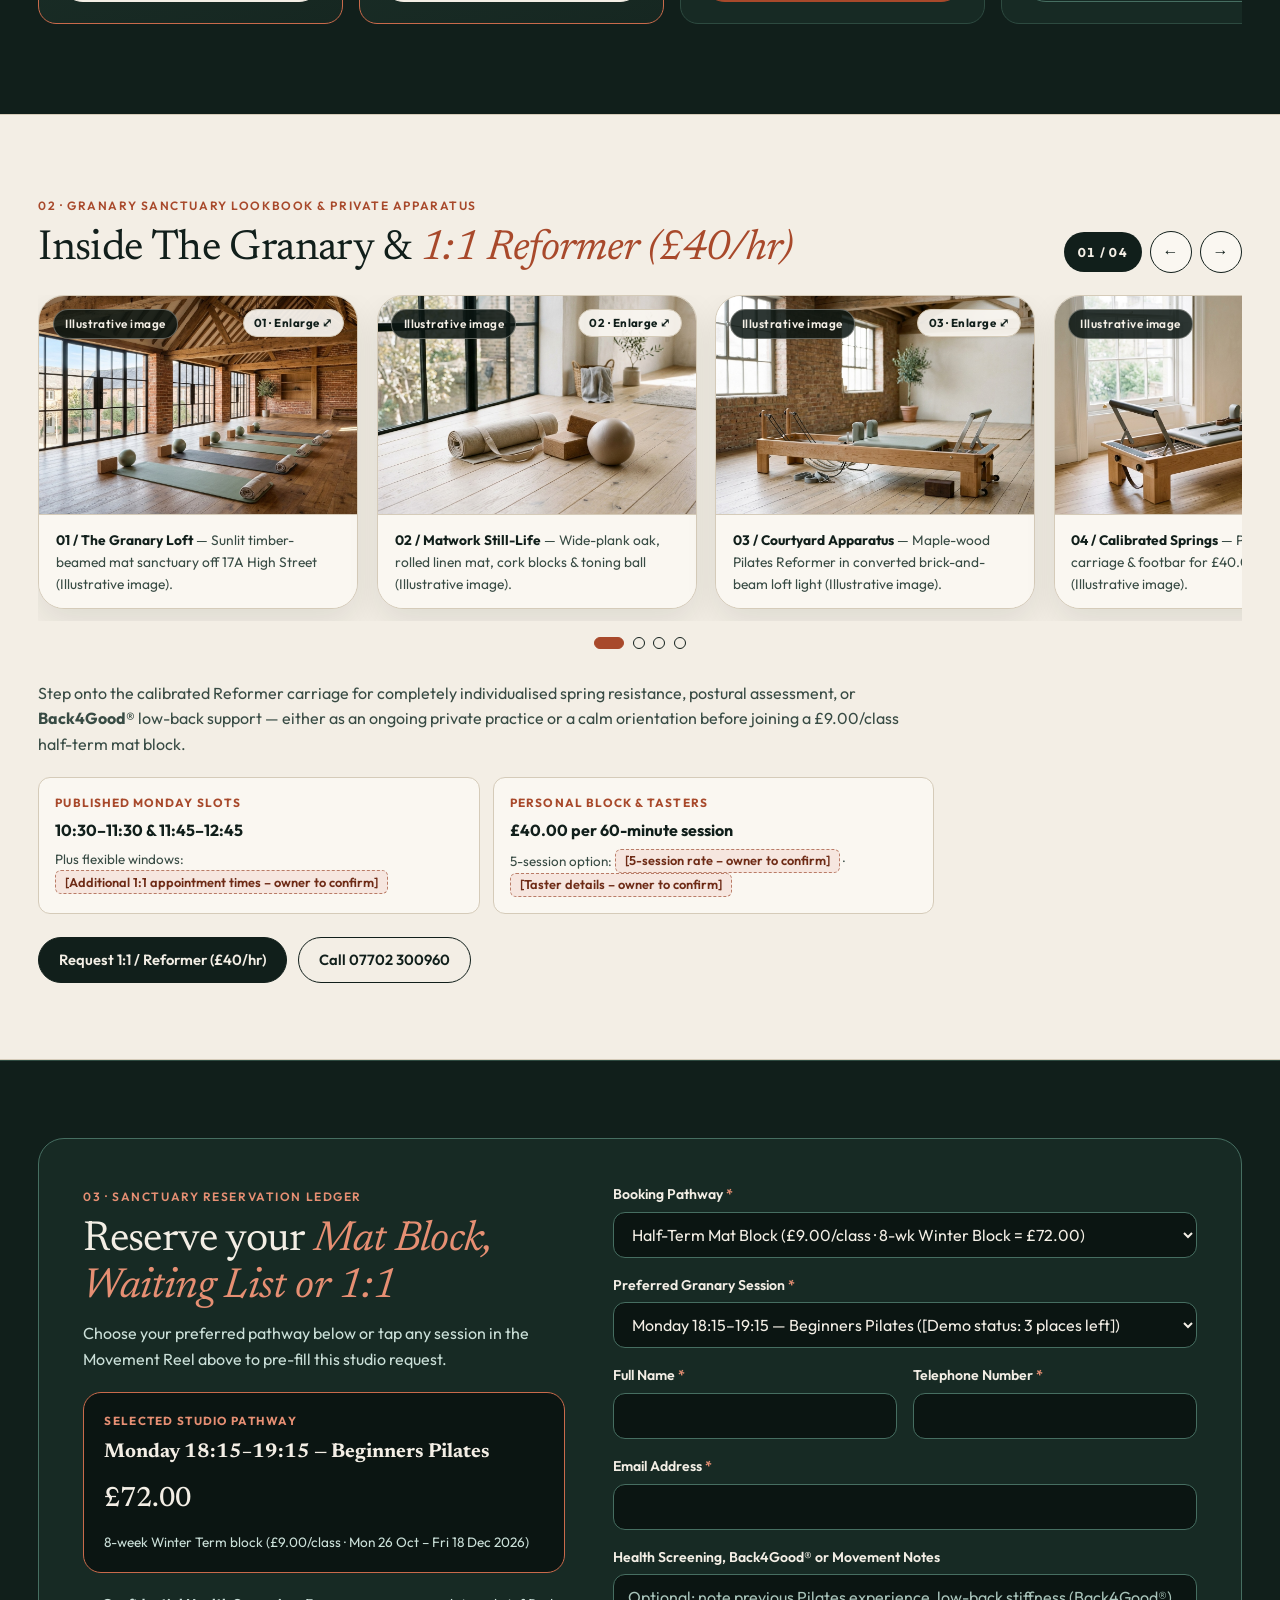
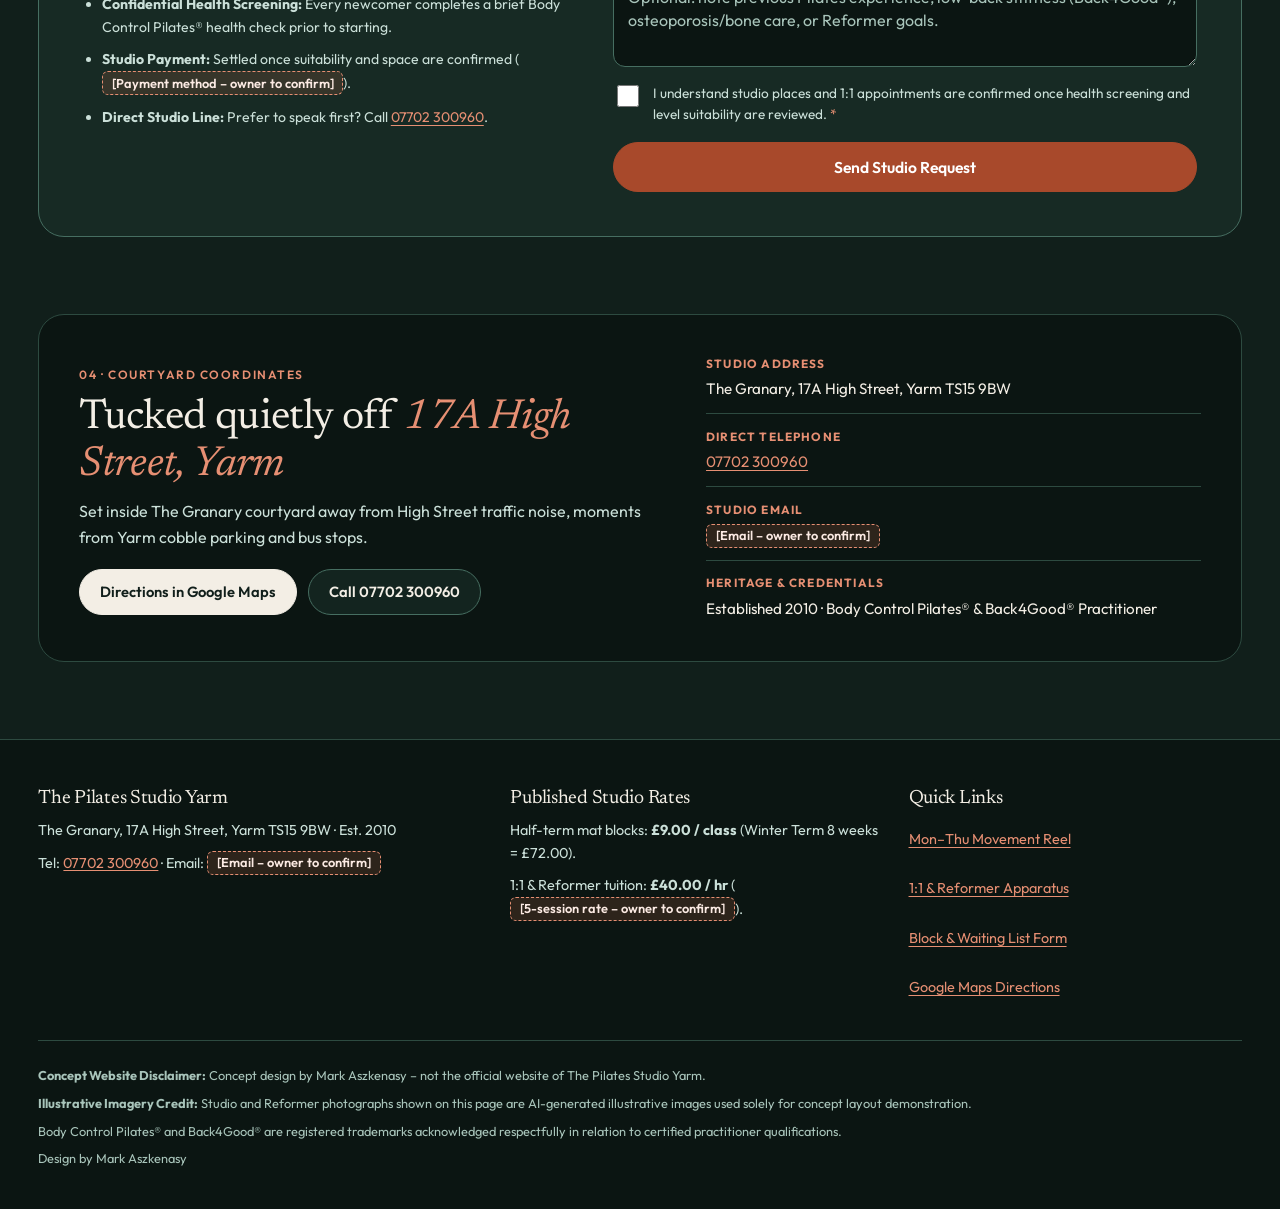
<file: b/index.html>
<!DOCTYPE html>
<html lang="en-GB">
<head>
  <meta charset="utf-8">
  <meta name="viewport" content="width=device-width, initial-scale=1.0">
  <meta name="robots" content="noindex, nofollow">
  <meta name="theme-color" content="#111F1B">
  <title>The Pilates Studio Yarm | Sanctuary Concept B — The Granary, 17A High Street</title>
  <meta name="description" content="Concept B for The Pilates Studio Yarm at The Granary, 17A High Street, Yarm TS15 9BW. Body Control Pilates®, Back4Good®, £9.00/class half-term mat blocks and £40/hr 1:1 Reformer tuition.">
  <link rel="icon" href="../favicon.svg" type="image/svg+xml">
  <link rel="stylesheet" href="css/styles.css">
</head>
<body>
  <a class="skip-link" href="#main-content">Skip to main content</a>

  <div class="concept-banner" role="region" aria-label="Concept website notice">
    <div class="concept-banner-inner">
      <p>Concept design by Mark Aszkenasy – not the official website of The Pilates Studio Yarm.</p>
      <nav class="concept-switcher" aria-label="Concept version switcher">
        <span class="concept-switcher-label">Concept:</span>
        <a class="concept-pill" href="../index.html">A</a>
        <a class="concept-pill is-active" href="index.html" aria-current="page">B</a>
        <a class="concept-pill" href="../c/index.html">C</a>
        <a class="concept-pill" href="../d/index.html">D</a>
      </nav>
    </div>
  </div>

  <header class="sanctuary-header">
    <div class="scroll-progress-rail" id="scroll-progress-rail" aria-hidden="true"></div>
    <div class="container header-bar">
      <a class="brand-cluster" href="index.html">
        <img class="brand-emblem" src="../images/logo-mark.svg" alt="" width="38" height="38">
        <span class="brand-copy">
          <span class="brand-title">The Pilates Studio Yarm</span>
          <span class="brand-meta">The Granary · 17A High St · Est. 2010</span>
        </span>
      </a>

      <nav class="desktop-nav" aria-label="Primary studio sections">
        <a class="desktop-nav-link" href="#movement-reel">Movement Reel</a>
        <a class="desktop-nav-link" href="#reformer-vellum">Lookbook &amp; 1:1</a>
        <a class="desktop-nav-link" href="#sanctuary-booking">Reserve</a>
        <a class="desktop-nav-link" href="#granary-location">Courtyard</a>
      </nav>

      <div class="header-actions">
        <a class="tel-chip" href="tel:07702300960">07702 300960</a>
        <a class="btn btn-terracotta btn-compact" href="#sanctuary-booking">Book Space</a>
      </div>
    </div>
  </header>

  <main id="main-content">
    <!-- Full-Bleed Rounded Granary Loft Hero Card -->
    <section class="hero-stage" aria-label="The Granary Studio Sanctuary">
      <div class="container">
        <div class="hero-loft-card">
          <figure
            class="hero-media is-lightbox-trigger"
            tabindex="0"
            role="button"
            aria-label="Enlarge illustrative Granary loft photograph"
            data-lightbox-src="../images/hero.jpg"
            data-lightbox-alt="Calm timber-beamed Pilates loft studio at The Granary with alignment mats and natural courtyard light"
            data-lightbox-caption="The Granary Sanctuary — Sunlit timber-beamed Pilates loft off 17A High Street, Yarm."
            data-lightbox-cta="#sanctuary-booking"
            data-lightbox-cta-label="Reserve Mat Block or 1:1"
          >
            <span class="illustrative-badge">Illustrative image</span>
            <img
              src="../images/hero.jpg"
              alt="Calm timber-beamed Pilates loft studio at The Granary with alignment mats and natural courtyard light"
              width="1440"
              height="803"
              fetchpriority="high"
            >
            <figcaption class="sr-caption">
              Illustrative image — Granary loft studio concept off 17A High Street, Yarm (Tap to enlarge).
            </figcaption>
          </figure>

          <div class="hero-overlay-content">
            <div class="hero-top-tags">
              <span class="sanctuary-pill">The Granary · 17A High Street, Yarm TS15 9BW</span>
              <span class="sanctuary-pill pill-outline">Winter Term · Mon 26 Oct – Fri 18 Dec 2026</span>
            </div>

            <div class="hero-bottom-grid">
              <div class="hero-headline-col">
                <h1>Unhurried spinal poise &amp; <em>tactile alignment</em> in The Granary.</h1>
                <p class="hero-lead">
                  Established in 2010 inside The Granary courtyard off Yarm High Street. Progressive half-term matwork and private Reformer apparatus tuition led by a certified <strong>Body Control Pilates®</strong> &amp; <strong>Back4Good®</strong> low-back practitioner.
                </p>
                <div class="hero-cta-row">
                  <a class="btn btn-vellum" href="#movement-reel">Explore Mon–Thu Reel</a>
                  <a class="btn btn-terracotta" href="#sanctuary-booking">Reserve Block or 1:1</a>
                </div>
              </div>

              <div class="hero-rates-card" aria-label="Published studio rates">
                <div class="rate-stat">
                  <span class="rate-kicker">Half-Term Group Mat</span>
                  <strong class="rate-price">£9.00 <span>/ class</span></strong>
                  <span class="rate-note">8-week Winter Term block = £72.00 · Mon–Thu</span>
                </div>
                <div class="rate-divider" aria-hidden="true"></div>
                <div class="rate-stat">
                  <span class="rate-kicker">Private Apparatus &amp; 1:1</span>
                  <strong class="rate-price">£40.00 <span>/ hr</span></strong>
                  <span class="rate-note">1:1 &amp; Reformer tuition by appointment</span>
                </div>
              </div>
            </div>
          </div>
        </div>
      </div>
    </section>

    <!-- Serene Kinetic Credential Ribbon -->
    <div class="credential-marquee" aria-label="Studio credentials and heritage">
      <div class="marquee-track">
        <div class="marquee-group">
          <span>BODY CONTROL PILATES®</span>
          <span class="dot" aria-hidden="true">·</span>
          <span>BACK4GOOD® LOW-BACK PRACTITIONER</span>
          <span class="dot" aria-hidden="true">·</span>
          <span>THE GRANARY · 17A HIGH ST, YARM TS15 9BW</span>
          <span class="dot" aria-hidden="true">·</span>
          <span>EST. 2010</span>
          <span class="dot" aria-hidden="true">·</span>
          <span>£9.00 HALF-TERM MAT BLOCKS</span>
          <span class="dot" aria-hidden="true">·</span>
          <span>£40.00 / HR 1:1 &amp; REFORMER</span>
          <span class="dot" aria-hidden="true">·</span>
        </div>
        <div class="marquee-group" aria-hidden="true">
          <span>BODY CONTROL PILATES®</span>
          <span class="dot">·</span>
          <span>BACK4GOOD® LOW-BACK PRACTITIONER</span>
          <span class="dot">·</span>
          <span>THE GRANARY · 17A HIGH ST, YARM TS15 9BW</span>
          <span class="dot">·</span>
          <span>EST. 2010</span>
          <span class="dot">·</span>
          <span>£9.00 HALF-TERM MAT BLOCKS</span>
          <span class="dot">·</span>
          <span>£40.00 / HR 1:1 &amp; REFORMER</span>
          <span class="dot">·</span>
        </div>
      </div>
    </div>

    <!-- Tactile Horizontal Touch-Snap Movement Reel & Body-Focus Filter -->
    <section id="movement-reel" class="section-dark" aria-labelledby="reel-heading">
      <div class="container">
        <div class="section-header-split">
          <div>
            <span class="eyebrow-tag">01 · Published Mon–Thu Granary Timetable</span>
            <h2 id="reel-heading">Swipe the <em>Movement Reel</em> by body focus</h2>
            <p class="section-sub">
              Published Winter Term block: <strong>Mon 26 Oct – Fri 18 Dec 2026</strong> (8 weeks = £72.00 at £9.00/class). Upcoming half-term: <span class="ph">[Next half-term dates – owner to confirm]</span>
            </p>
          </div>

          <div class="reel-nav-controls" aria-label="Scroll schedule reel">
            <button type="button" class="reel-arrow" id="reel-prev" aria-label="Scroll previous sessions">
              <span aria-hidden="true">←</span>
            </button>
            <button type="button" class="reel-arrow" id="reel-next" aria-label="Scroll next sessions">
              <span aria-hidden="true">→</span>
            </button>
          </div>
        </div>

        <!-- 1-Tap Practice Goal Quick Presets -->
        <div class="b-preset-strip" role="region" aria-label="1-tap practice goal presets">
          <span class="b-preset-kicker">1-Tap Goal Preset:</span>
          <div class="b-preset-buttons">
            <button type="button" class="b-preset-chip" data-goal-preset="beginner" aria-pressed="false">
              🌿 Complete Beginner Mat (£9/class block)
            </button>
            <button type="button" class="b-preset-chip" data-goal-preset="back4good" aria-pressed="false">
              🦴 Back4Good® Low Back Care
            </button>
            <button type="button" class="b-preset-chip" data-goal-preset="reformer" aria-pressed="false">
              ✨ 1:1 Private Reformer (£40/hr)
            </button>
          </div>
          <a class="b-preset-jump" id="b-preset-jump" href="#sanctuary-booking" hidden>Review Pre-Filled Form ↓</a>
        </div>

        <!-- Interactive Body-Focus Filter Pills -->
        <div class="focus-filter-bar" role="region" aria-label="Filter studio sessions by body focus">
          <button type="button" class="focus-pill" data-focus="all" aria-pressed="true">All Studio Slots (12)</button>
          <button type="button" class="focus-pill" data-focus="beginner" aria-pressed="false">Beginners Mat</button>
          <button type="button" class="focus-pill" data-focus="core" aria-pressed="false">Core &amp; Posture</button>
          <button type="button" class="focus-pill" data-focus="back4good" aria-pressed="false">Back4Good® Care</button>
          <button type="button" class="focus-pill" data-focus="reformer" aria-pressed="false">1:1 Reformer</button>
        </div>

        <p id="reel-count-status" class="reel-status" aria-live="polite">
          Showing all 12 published Monday–Thursday sessions at The Granary. Swipe horizontally or tap a card to reserve.
        </p>

        <!-- Horizontal Touch-Snap Reel Across Exact 12 Real Studio Slots -->
        <div class="snap-reel" id="schedule-reel" tabindex="0" role="region" aria-label="Monday to Thursday studio sessions">
          <!-- 1. Mon 10:30 Reformer -->
          <article class="reel-card reel-card-reformer" data-focus-tags="reformer,back4good">
            <div class="reel-card-top">
              <span class="reel-day-chip">Monday · 10:30–11:30</span>
              <span class="reel-rate-chip">£40.00 / hr</span>
            </div>
            <h3>Reformer / Individual Tuition</h3>
            <p class="reel-desc">
              Calibrated spring resistance or bespoke 1:1 matwork tailored to spinal alignment, recovery, or studio orientation.
            </p>
            <div class="reel-status-wrap">
              <span class="ph">[By appointment – check availability]</span>
            </div>
            <button
              type="button"
              class="btn btn-vellum btn-block"
              data-pick-slot="mon-1030-reformer"
              data-pick-mode="reformer"
            >
              Request Mon 10:30 1:1
            </button>
          </article>

          <!-- 2. Mon 11:45 Reformer -->
          <article class="reel-card reel-card-reformer" data-focus-tags="reformer,back4good">
            <div class="reel-card-top">
              <span class="reel-day-chip">Monday · 11:45–12:45</span>
              <span class="reel-rate-chip">£40.00 / hr</span>
            </div>
            <h3>Reformer / Individual Tuition</h3>
            <p class="reel-desc">
              Dedicated daytime apparatus hour guided by certified <strong>Body Control Pilates®</strong> and <strong>Back4Good®</strong> cueing.
            </p>
            <div class="reel-status-wrap">
              <span class="ph">[By appointment – check availability]</span>
            </div>
            <button
              type="button"
              class="btn btn-vellum btn-block"
              data-pick-slot="mon-1145-reformer"
              data-pick-mode="reformer"
            >
              Request Mon 11:45 1:1
            </button>
          </article>

          <!-- 3. Mon 18:15 Beginners -->
          <article class="reel-card" data-focus-tags="beginner,core,back4good">
            <div class="reel-card-top">
              <span class="reel-day-chip">Monday · 18:15–19:15</span>
              <span class="reel-rate-chip">£9.00 / class</span>
            </div>
            <h3>Beginners Pilates</h3>
            <p class="reel-desc">
              Unhurried neutral spine, lateral breath, shoulder stability, and low-back-conscious foundations. 8-week Winter block = £72.00.
            </p>
            <div class="reel-status-wrap">
              <span class="ph status-open">[Demo status: 3 places left]</span>
            </div>
            <button
              type="button"
              class="btn btn-terracotta btn-block"
              data-pick-slot="mon-1815-beginners"
              data-pick-mode="block"
            >
              Select for £72.00 Block
            </button>
          </article>

          <!-- 4. Mon 19:30 Improvers -->
          <article class="reel-card" data-focus-tags="core,back4good">
            <div class="reel-card-top">
              <span class="reel-day-chip">Monday · 19:30–20:30</span>
              <span class="reel-rate-chip">£9.00 / class</span>
            </div>
            <h3>Improvers Pilates</h3>
            <p class="reel-desc">
              Progressive evening mat repertoire building deep stabiliser endurance, hip mobility, and postural control.
            </p>
            <div class="reel-status-wrap">
              <span class="ph status-full">[Demo status: Full – Join Waiting List]</span>
            </div>
            <button
              type="button"
              class="btn btn-outline-light btn-block"
              data-pick-slot="mon-1930-improvers"
              data-pick-mode="waitlist"
            >
              Join Waiting List
            </button>
          </article>

          <!-- 5. Tue 18:15 Improvers -->
          <article class="reel-card" data-focus-tags="core,back4good">
            <div class="reel-card-top">
              <span class="reel-day-chip">Tuesday · 18:15–19:15</span>
              <span class="reel-rate-chip">£9.00 / class</span>
            </div>
            <h3>Improvers Pilates</h3>
            <p class="reel-desc">
              Cohesive half-term progression developing axial elongation, segmental articulation, and balanced core control.
            </p>
            <div class="reel-status-wrap">
              <span class="ph status-open">[Demo status: 3 places left]</span>
            </div>
            <button
              type="button"
              class="btn btn-terracotta btn-block"
              data-pick-slot="tue-1815-improvers"
              data-pick-mode="block"
            >
              Select for £72.00 Block
            </button>
          </article>

          <!-- 6. Tue 19:30 Int/Adv -->
          <article class="reel-card" data-focus-tags="core">
            <div class="reel-card-top">
              <span class="reel-day-chip">Tuesday · 19:30–20:30</span>
              <span class="reel-rate-chip">£9.00 / class</span>
            </div>
            <h3>Intermediate / Advanced Pilates</h3>
            <p class="reel-desc">
              Longer-lever mat challenges, flowing transitions, and experienced Body Control Pilates® coordination.
            </p>
            <div class="reel-status-wrap">
              <span class="ph status-open">[Demo status: 3 places left]</span>
            </div>
            <button
              type="button"
              class="btn btn-terracotta btn-block"
              data-pick-slot="tue-1930-intadv"
              data-pick-mode="block"
            >
              Select for £72.00 Block
            </button>
          </article>

          <!-- 7. Wed 09:30 Functional -->
          <article class="reel-card" data-focus-tags="back4good,core">
            <div class="reel-card-top">
              <span class="reel-day-chip">Wednesday · 09:30–10:30</span>
              <span class="reel-rate-chip">£9.00 / class</span>
            </div>
            <h3>Functional Pilates (Osteoporosis friendly)</h3>
            <p class="reel-desc">
              Bone-conscious upright strengthening, standing balance, hip &amp; thoracic extension — avoiding loaded spinal flexion.
            </p>
            <div class="reel-status-wrap">
              <span class="ph status-open">[Demo status: 3 places left]</span>
            </div>
            <button
              type="button"
              class="btn btn-terracotta btn-block"
              data-pick-slot="wed-0930-functional"
              data-pick-mode="block"
            >
              Select for £72.00 Block
            </button>
          </article>

          <!-- 8. Wed 10:45 Power -->
          <article class="reel-card" data-focus-tags="core">
            <div class="reel-card-top">
              <span class="reel-day-chip">Wednesday · 10:45–11:45</span>
              <span class="reel-rate-chip">£9.00 / class</span>
            </div>
            <h3>Power Pilates</h3>
            <p class="reel-desc">
              Dynamic mid-morning conditioning stamina, controlled tempo sequences, and full-body postural endurance.
            </p>
            <div class="reel-status-wrap">
              <span class="ph status-full">[Demo status: Full – Join Waiting List]</span>
            </div>
            <button
              type="button"
              class="btn btn-outline-light btn-block"
              data-pick-slot="wed-1045-power"
              data-pick-mode="waitlist"
            >
              Join Waiting List
            </button>
          </article>

          <!-- 9. Wed 18:00 Beg/Imp -->
          <article class="reel-card" data-focus-tags="beginner,core,back4good">
            <div class="reel-card-top">
              <span class="reel-day-chip">Wednesday · 18:00–19:00</span>
              <span class="reel-rate-chip">£9.00 / class</span>
            </div>
            <h3>Beginners / Improvers Pilates</h3>
            <p class="reel-desc">
              Supportive mixed foundation matwork ideal for easing desk stiffness and establishing consistent mid-week practice.
            </p>
            <div class="reel-status-wrap">
              <span class="ph status-open">[Demo status: 3 places left]</span>
            </div>
            <button
              type="button"
              class="btn btn-terracotta btn-block"
              data-pick-slot="wed-1800-begimp"
              data-pick-mode="block"
            >
              Select for £72.00 Block
            </button>
          </article>

          <!-- 10. Thu 09:30 Int/Adv -->
          <article class="reel-card" data-focus-tags="core">
            <div class="reel-card-top">
              <span class="reel-day-chip">Thursday · 09:30–10:30</span>
              <span class="reel-rate-chip">£9.00 / class</span>
            </div>
            <h3>Intermediate / Advanced Pilates</h3>
            <p class="reel-desc">
              Morning experienced matwork refining multi-planar control, scapular stability, and spinal articulation.
            </p>
            <div class="reel-status-wrap">
              <span class="ph status-full">[Demo status: Full – Join Waiting List]</span>
            </div>
            <button
              type="button"
              class="btn btn-outline-light btn-block"
              data-pick-slot="thu-0930-intadv"
              data-pick-mode="waitlist"
            >
              Join Waiting List
            </button>
          </article>

          <!-- 11. Thu 10:45 Improvers -->
          <article class="reel-card" data-focus-tags="core,back4good">
            <div class="reel-card-top">
              <span class="reel-day-chip">Thursday · 10:45–11:45</span>
              <span class="reel-rate-chip">£9.00 / class</span>
            </div>
            <h3>Improvers Pilates</h3>
            <p class="reel-desc">
              Daytime Granary mat session focusing on measured progression, hip dissociation, and low-back resilience.
            </p>
            <div class="reel-status-wrap">
              <span class="ph status-open">[Demo status: 3 places left]</span>
            </div>
            <button
              type="button"
              class="btn btn-terracotta btn-block"
              data-pick-slot="thu-1045-improvers"
              data-pick-mode="block"
            >
              Select for £72.00 Block
            </button>
          </article>

          <!-- 12. Thu 18:15 Int/Adv -->
          <article class="reel-card" data-focus-tags="core">
            <div class="reel-card-top">
              <span class="reel-day-chip">Thursday · 18:15–19:15</span>
              <span class="reel-rate-chip">£9.00 / class</span>
            </div>
            <h3>Intermediate / Advanced Pilates</h3>
            <p class="reel-desc">
              Early-evening experienced group block closing the studio week with poised, sustained matwork sequences.
            </p>
            <div class="reel-status-wrap">
              <span class="ph status-open">[Demo status: 3 places left]</span>
            </div>
            <button
              type="button"
              class="btn btn-terracotta btn-block"
              data-pick-slot="thu-1815-intadv"
              data-pick-mode="block"
            >
              Select for £72.00 Block
            </button>
          </article>
        </div>
      </div>
    </section>

    <!-- Warm Vellum (#F3EEE5) 4-Frame Sanctuary Lookbook + 1:1 & Reformer Apparatus Studio -->
    <section id="reformer-vellum" class="section-vellum" aria-labelledby="reformer-heading">
      <div class="container">
        <div class="lookbook-header-bar">
          <div>
            <span class="eyebrow-tag eyebrow-dark">02 · Granary Sanctuary Lookbook &amp; Private Apparatus</span>
            <h2 id="reformer-heading">Inside The Granary &amp; <em>1:1 Reformer (£40/hr)</em></h2>
          </div>

          <div class="lookbook-controls" aria-label="Sanctuary lookbook controls">
            <span class="lookbook-counter-pill" id="lookbook-counter" aria-live="polite">01 / 04</span>
            <button type="button" class="lookbook-arrow" id="lookbook-prev" aria-label="Previous lookbook frame">←</button>
            <button type="button" class="lookbook-arrow" id="lookbook-next" aria-label="Next lookbook frame">→</button>
          </div>
        </div>

        <div class="lookbook-snap-rail" id="lookbook-rail" tabindex="0" role="region" aria-label="4-frame Granary studio lookbook">
          <!-- Frame 01: hero.jpg -->
          <figure
            class="lookbook-frame is-lightbox-trigger"
            tabindex="0"
            role="button"
            aria-label="Enlarge Frame 01: Sunlit timber-beamed Granary mat loft"
            data-lightbox-src="../images/hero.jpg"
            data-lightbox-alt="Sunlit timber-beamed Granary Pilates loft with alignment mats and apparatus bathed in calm daylight"
            data-lightbox-caption="01 / The Granary Loft — Sunlit timber-beamed studio sanctuary off 17A High Street, Yarm."
            data-lightbox-cta="#sanctuary-booking"
            data-lightbox-cta-label="Reserve £9/Class Mat Block"
          >
            <span class="illustrative-badge badge-dark">Illustrative image</span>
            <span class="lookbook-zoom-tag" aria-hidden="true">01 · Enlarge ⤢</span>
            <img
              src="../images/hero.jpg"
              alt="Sunlit timber-beamed Granary Pilates loft with alignment mats and apparatus bathed in calm daylight"
              width="1440"
              height="803"
              loading="lazy"
            >
            <figcaption>
              <strong>01 / The Granary Loft</strong> — Sunlit timber-beamed mat sanctuary off 17A High Street (Illustrative image).
            </figcaption>
          </figure>

          <!-- Frame 02: detail-2.jpg -->
          <figure
            class="lookbook-frame is-lightbox-trigger"
            tabindex="0"
            role="button"
            aria-label="Enlarge Frame 02: Wide-plank oak floor with rolled linen mat, cork blocks and toning ball"
            data-lightbox-src="../images/detail-2.jpg"
            data-lightbox-alt="Serene wide-plank oak studio floor still-life with rolled linen mat, natural cork alignment blocks and soft toning ball"
            data-lightbox-caption="02 / Matwork Craft — Rolled linen mat, cork alignment blocks & soft toning ball for £9.00/class half-term progression."
            data-lightbox-cta="#sanctuary-booking"
            data-lightbox-cta-label="Reserve £9/Class Mat Block"
          >
            <span class="illustrative-badge badge-dark">Illustrative image</span>
            <span class="lookbook-zoom-tag" aria-hidden="true">02 · Enlarge ⤢</span>
            <img
              src="../images/detail-2.jpg"
              alt="Serene wide-plank oak studio floor still-life with rolled linen mat, natural cork alignment blocks and soft toning ball"
              width="1200"
              height="896"
              loading="lazy"
            >
            <figcaption>
              <strong>02 / Matwork Still-Life</strong> — Wide-plank oak, rolled linen mat, cork blocks &amp; toning ball (Illustrative image).
            </figcaption>
          </figure>

          <!-- Frame 03: detail-1.jpg -->
          <figure
            class="lookbook-frame is-lightbox-trigger"
            tabindex="0"
            role="button"
            aria-label="Enlarge Frame 03: Sunlit maple-wood Pilates Reformer in converted brick-and-beam loft"
            data-lightbox-src="../images/detail-1.jpg"
            data-lightbox-alt="Sunlit maple-wood Pilates Reformer positioned inside a converted brick-and-beam Granary loft"
            data-lightbox-caption="03 / Brick & Beam Apparatus — Maple-wood Reformer set in calm courtyard daylight at The Granary."
            data-lightbox-cta="#sanctuary-booking"
            data-lightbox-cta-label="Request 1:1 Reformer (£40/hr)"
          >
            <span class="illustrative-badge badge-dark">Illustrative image</span>
            <span class="lookbook-zoom-tag" aria-hidden="true">03 · Enlarge ⤢</span>
            <img
              src="../images/detail-1.jpg"
              alt="Sunlit maple-wood Pilates Reformer positioned inside a converted brick-and-beam Granary loft"
              width="1200"
              height="896"
              loading="lazy"
            >
            <figcaption>
              <strong>03 / Courtyard Apparatus</strong> — Maple-wood Pilates Reformer in converted brick-and-beam loft light (Illustrative image).
            </figcaption>
          </figure>

          <!-- Frame 04: feature.jpg -->
          <figure
            class="lookbook-frame is-lightbox-trigger"
            tabindex="0"
            role="button"
            aria-label="Enlarge Frame 04: Precision Reformer carriage, calibrated springs and footbar"
            data-lightbox-src="../images/feature.jpg"
            data-lightbox-alt="Precision Pilates Reformer carriage with springs, footbar and padded platform inside a sunlit timber studio"
            data-lightbox-caption="04 / Calibrated Spring Tuition — 1:1 Reformer carriage & footbar precision at £40.00 per hour."
            data-lightbox-cta="#sanctuary-booking"
            data-lightbox-cta-label="Request 1:1 Reformer (£40/hr)"
          >
            <span class="illustrative-badge badge-dark">Illustrative image</span>
            <span class="lookbook-zoom-tag" aria-hidden="true">04 · Enlarge ⤢</span>
            <img
              src="../images/feature.jpg"
              alt="Precision Pilates Reformer carriage with springs, footbar and padded platform inside a sunlit timber studio"
              width="1200"
              height="896"
              loading="lazy"
            >
            <figcaption>
              <strong>04 / Calibrated Springs</strong> — Precision Reformer carriage &amp; footbar for £40.00/hr 1:1 tuition (Illustrative image).
            </figcaption>
          </figure>
        </div>

        <div class="lookbook-dots" id="lookbook-dots" role="tablist" aria-label="Lookbook frame indicators">
          <button type="button" class="lookbook-dot is-active" data-lookbook-index="0" aria-label="Go to frame 1 of 4" aria-selected="true"></button>
          <button type="button" class="lookbook-dot" data-lookbook-index="1" aria-label="Go to frame 2 of 4" aria-selected="false"></button>
          <button type="button" class="lookbook-dot" data-lookbook-index="2" aria-label="Go to frame 3 of 4" aria-selected="false"></button>
          <button type="button" class="lookbook-dot" data-lookbook-index="3" aria-label="Go to frame 4 of 4" aria-selected="false"></button>
        </div>

        <div class="vellum-copy-panel vellum-copy-wide">
          <p>
            Step onto the calibrated Reformer carriage for completely individualised spring resistance, postural assessment, or <strong>Back4Good®</strong> low-back support — either as an ongoing private practice or a calm orientation before joining a £9.00/class half-term mat block.
          </p>

          <div class="vellum-spec-cards">
            <div class="vellum-spec-item">
              <span class="spec-label">Published Monday Slots</span>
              <strong>10:30–11:30 &amp; 11:45–12:45</strong>
              <span class="spec-sub">Plus flexible windows: <span class="ph ph-light">[Additional 1:1 appointment times – owner to confirm]</span></span>
            </div>
            <div class="vellum-spec-item">
              <span class="spec-label">Personal Block &amp; Tasters</span>
              <strong>£40.00 per 60-minute session</strong>
              <span class="spec-sub">5-session option: <span class="ph ph-light">[5-session rate – owner to confirm]</span> · <span class="ph ph-light">[Taster details – owner to confirm]</span></span>
            </div>
          </div>

          <div class="hero-cta-row">
            <button
              type="button"
              class="btn btn-eucalyptus-solid"
              data-pick-slot="mon-1030-reformer"
              data-pick-mode="reformer"
            >
              Request 1:1 / Reformer (£40/hr)
            </button>
            <a class="btn btn-outline-ink" href="tel:07702300960">Call 07702 300960</a>
          </div>
        </div>
      </div>
    </section>

    <!-- Dark Sanctuary Block & 1:1 Tuition Booking Drawer / Section -->
    <section id="sanctuary-booking" class="section-dark booking-sanctuary" aria-labelledby="booking-heading">
      <div class="container">
        <div class="booking-drawer-shell">
          <div class="booking-summary-col">
            <span class="eyebrow-tag">03 · Sanctuary Reservation Ledger</span>
            <h2 id="booking-heading">Reserve your <em>Mat Block, Waiting List or 1:1</em></h2>
            <p class="section-sub">
              Choose your preferred pathway below or tap any session in the Movement Reel above to pre-fill this studio request.
            </p>

            <div class="live-selection-box" aria-live="polite">
              <span class="selection-kicker">Selected Studio Pathway</span>
              <strong id="summary-title" class="selection-title">Monday 18:15–19:15 — Beginners Pilates</strong>
              <div class="selection-price-row">
                <span id="summary-price" class="selection-price">£72.00</span>
                <span id="summary-detail" class="selection-detail">8-week Winter Term block (£9.00/class · Mon 26 Oct – Fri 18 Dec 2026)</span>
              </div>
            </div>

            <ul class="sanctuary-notes-list">
              <li><strong>Confidential Health Screening:</strong> Every newcomer completes a brief Body Control Pilates® health check prior to starting.</li>
              <li><strong>Studio Payment:</strong> Settled once suitability and space are confirmed (<span class="ph">[Payment method – owner to confirm]</span>).</li>
              <li><strong>Direct Studio Line:</strong> Prefer to speak first? Call <a href="tel:07702300960">07702 300960</a>.</li>
            </ul>
          </div>

          <div class="booking-form-col">
            <form id="pilates-b-form" novalidate>
              <div class="form-field">
                <label for="pb-mode">Booking Pathway <span class="req" aria-hidden="true">*</span></label>
                <select id="pb-mode" name="booking_mode" required>
                  <option value="block">Half-Term Mat Block (£9.00/class · 8-wk Winter Block = £72.00)</option>
                  <option value="waitlist">Priority Waiting List (Full Mat Class — No fee until space opens)</option>
                  <option value="reformer">Private 1:1 / Reformer Apparatus Session (£40.00 / hr)</option>
                </select>
              </div>

              <div class="form-field">
                <label for="pb-slot">Preferred Granary Session <span class="req" aria-hidden="true">*</span></label>
                <select id="pb-slot" name="preferred_slot" required aria-describedby="err-pb-slot">
                  <optgroup label="Group Mat Classes (£9.00 / class)">
                    <option value="mon-1815-beginners" selected>Monday 18:15–19:15 — Beginners Pilates ([Demo status: 3 places left])</option>
                    <option value="mon-1930-improvers">Monday 19:30–20:30 — Improvers Pilates ([Demo status: Full – Join Waiting List])</option>
                    <option value="tue-1815-improvers">Tuesday 18:15–19:15 — Improvers Pilates ([Demo status: 3 places left])</option>
                    <option value="tue-1930-intadv">Tuesday 19:30–20:30 — Intermediate / Advanced Pilates ([Demo status: 3 places left])</option>
                    <option value="wed-0930-functional">Wednesday 09:30–10:30 — Functional Pilates / Osteoporosis ([Demo status: 3 places left])</option>
                    <option value="wed-1045-power">Wednesday 10:45–11:45 — Power Pilates ([Demo status: Full – Join Waiting List])</option>
                    <option value="wed-1800-begimp">Wednesday 18:00–19:00 — Beginners / Improvers Pilates ([Demo status: 3 places left])</option>
                    <option value="thu-0930-intadv">Thursday 09:30–10:30 — Intermediate / Advanced Pilates ([Demo status: Full – Join Waiting List])</option>
                    <option value="thu-1045-improvers">Thursday 10:45–11:45 — Improvers Pilates ([Demo status: 3 places left])</option>
                    <option value="thu-1815-intadv">Thursday 18:15–19:15 — Intermediate / Advanced Pilates ([Demo status: 3 places left])</option>
                  </optgroup>
                  <optgroup label="1:1 & Reformer Studio (£40.00 / hr)">
                    <option value="mon-1030-reformer">Monday 10:30–11:30 — 1:1 / Reformer Tuition ([By appointment – check availability])</option>
                    <option value="mon-1145-reformer">Monday 11:45–12:45 — 1:1 / Reformer Tuition ([By appointment – check availability])</option>
                    <option value="flex-reformer">Flexible Daytime / Evening 1:1 Appointment ([Additional 1:1 appointment times – owner to confirm])</option>
                  </optgroup>
                </select>
                <span id="err-pb-slot" class="field-error" hidden></span>
              </div>

              <div class="form-row-2">
                <div class="form-field">
                  <label for="pb-name">Full Name <span class="req" aria-hidden="true">*</span></label>
                  <input type="text" id="pb-name" name="full_name" autocomplete="name" required aria-describedby="err-pb-name">
                  <span id="err-pb-name" class="field-error" hidden></span>
                </div>

                <div class="form-field">
                  <label for="pb-phone">Telephone Number <span class="req" aria-hidden="true">*</span></label>
                  <input type="tel" id="pb-phone" name="phone" autocomplete="tel" required aria-describedby="err-pb-phone">
                  <span id="err-pb-phone" class="field-error" hidden></span>
                </div>
              </div>

              <div class="form-field">
                <label for="pb-email">Email Address <span class="req" aria-hidden="true">*</span></label>
                <input type="email" id="pb-email" name="email" autocomplete="email" required aria-describedby="err-pb-email">
                <span id="err-pb-email" class="field-error" hidden></span>
              </div>

              <div class="form-field">
                <label for="pb-notes">Health Screening, Back4Good® or Movement Notes</label>
                <textarea
                  id="pb-notes"
                  name="health_notes"
                  rows="3"
                  placeholder="Optional: note previous Pilates experience, low-back stiffness (Back4Good®), osteoporosis/bone care, or Reformer goals."
                ></textarea>
              </div>

              <div class="form-field">
                <div class="consent-check">
                  <input type="checkbox" id="pb-consent" name="consent" required aria-describedby="err-pb-consent">
                  <label for="pb-consent">
                    I understand studio places and 1:1 appointments are confirmed once health screening and level suitability are reviewed. <span class="req" aria-hidden="true">*</span>
                  </label>
                </div>
                <span id="err-pb-consent" class="field-error" hidden></span>
              </div>

              <button type="submit" class="btn btn-terracotta btn-block btn-lg">Send Studio Request</button>

              <div id="pb-confirmation" class="form-confirmation" role="status" aria-live="polite" hidden></div>
            </form>
          </div>
        </div>
      </div>
    </section>

    <!-- Courtyard Coordinates & Directions -->
    <section id="granary-location" class="section-dark courtyard-section" aria-labelledby="courtyard-heading">
      <div class="container">
        <div class="courtyard-card">
          <div>
            <span class="eyebrow-tag">04 · Courtyard Coordinates</span>
            <h2 id="courtyard-heading">Tucked quietly off <em>17A High Street, Yarm</em></h2>
            <p class="section-sub">
              Set inside The Granary courtyard away from High Street traffic noise, moments from Yarm cobble parking and bus stops.
            </p>
            <div class="hero-cta-row">
              <a
                class="btn btn-vellum"
                href="https://www.google.com/maps/search/?api=1&amp;query=The+Pilates+Studio+Yarm+The+Granary+17A+High+Street+Yarm+TS15+9BW"
                target="_blank"
                rel="noopener noreferrer"
              >
                Directions in Google Maps
              </a>
              <a class="btn btn-outline-light" href="tel:07702300960">Call 07702 300960</a>
            </div>
          </div>

          <dl class="coord-ledger">
            <div>
              <dt>Studio Address</dt>
              <dd>The Granary, 17A High Street, Yarm TS15 9BW</dd>
            </div>
            <div>
              <dt>Direct Telephone</dt>
              <dd><a href="tel:07702300960">07702 300960</a></dd>
            </div>
            <div>
              <dt>Studio Email</dt>
              <dd><span class="ph">[Email – owner to confirm]</span></dd>
            </div>
            <div>
              <dt>Heritage &amp; Credentials</dt>
              <dd>Established 2010 · Body Control Pilates® &amp; Back4Good® Practitioner</dd>
            </div>
          </dl>
        </div>
      </div>
    </section>
  </main>

  <footer class="sanctuary-footer">
    <div class="container">
      <div class="footer-top-grid">
        <div>
          <h2 class="footer-brand">The Pilates Studio Yarm</h2>
          <p>The Granary, 17A High Street, Yarm TS15 9BW · Est. 2010</p>
          <p>Tel: <a href="tel:07702300960">07702 300960</a> · Email: <span class="ph">[Email – owner to confirm]</span></p>
        </div>

        <div>
          <h2 class="footer-brand">Published Studio Rates</h2>
          <p>Half-term mat blocks: <strong>£9.00 / class</strong> (Winter Term 8 weeks = £72.00).</p>
          <p>1:1 &amp; Reformer tuition: <strong>£40.00 / hr</strong> (<span class="ph">[5-session rate – owner to confirm]</span>).</p>
        </div>

        <div>
          <h2 class="footer-brand">Quick Links</h2>
          <ul class="footer-list">
            <li><a href="#movement-reel">Mon–Thu Movement Reel</a></li>
            <li><a href="#reformer-vellum">1:1 &amp; Reformer Apparatus</a></li>
            <li><a href="#sanctuary-booking">Block &amp; Waiting List Form</a></li>
            <li>
              <a
                href="https://www.google.com/maps/search/?api=1&amp;query=The+Pilates+Studio+Yarm+The+Granary+17A+High+Street+Yarm+TS15+9BW"
                target="_blank"
                rel="noopener noreferrer"
              >
                Google Maps Directions
              </a>
            </li>
          </ul>
        </div>
      </div>

      <div class="footer-legal">
        <p><strong>Concept Website Disclaimer:</strong> Concept design by Mark Aszkenasy – not the official website of The Pilates Studio Yarm.</p>
        <p><strong>Illustrative Imagery Credit:</strong> Studio and Reformer photographs shown on this page are AI-generated illustrative images used solely for concept layout demonstration.</p>
        <p>Body Control Pilates® and Back4Good® are registered trademarks acknowledged respectfully in relation to certified practitioner qualifications.</p>
        <p>Design by Mark Aszkenasy</p>
      </div>
    </div>
  </footer>

  <div class="micro-toast" id="micro-toast" role="status" aria-live="polite" hidden></div>

  <dialog class="sanctuary-lightbox" id="photo-lightbox" aria-label="Studio photograph viewer">
    <div class="lightbox-card">
      <div class="lightbox-topbar">
        <span class="lightbox-ill-tag">Illustrative image</span>
        <button type="button" class="lightbox-close" data-lightbox-close aria-label="Close photograph viewer">✕ Close</button>
      </div>
      <div class="lightbox-stage">
        <img id="lightbox-img" src="../images/hero.jpg" alt="" width="1200" height="896">
      </div>
      <div class="lightbox-meta">
        <p id="lightbox-caption" class="lightbox-caption"></p>
        <a id="lightbox-cta" class="btn btn-terracotta btn-compact" href="#sanctuary-booking">Reserve Space</a>
      </div>
    </div>
  </dialog>

  <!-- Frosted Glass Safe-Area Floating Sanctuary Pill Dock (Mobile/Tablet) -->
  <nav class="floating-pill-dock" aria-label="Quick studio actions">
    <a class="dock-btn" href="tel:07702300960">Call</a>
    <a class="dock-btn" href="#movement-reel">Timetable</a>
    <a class="dock-btn dock-btn-primary" href="#sanctuary-booking">Reserve</a>
  </nav>

  <script src="js/app.js"></script>
</body>
</html>
</file>
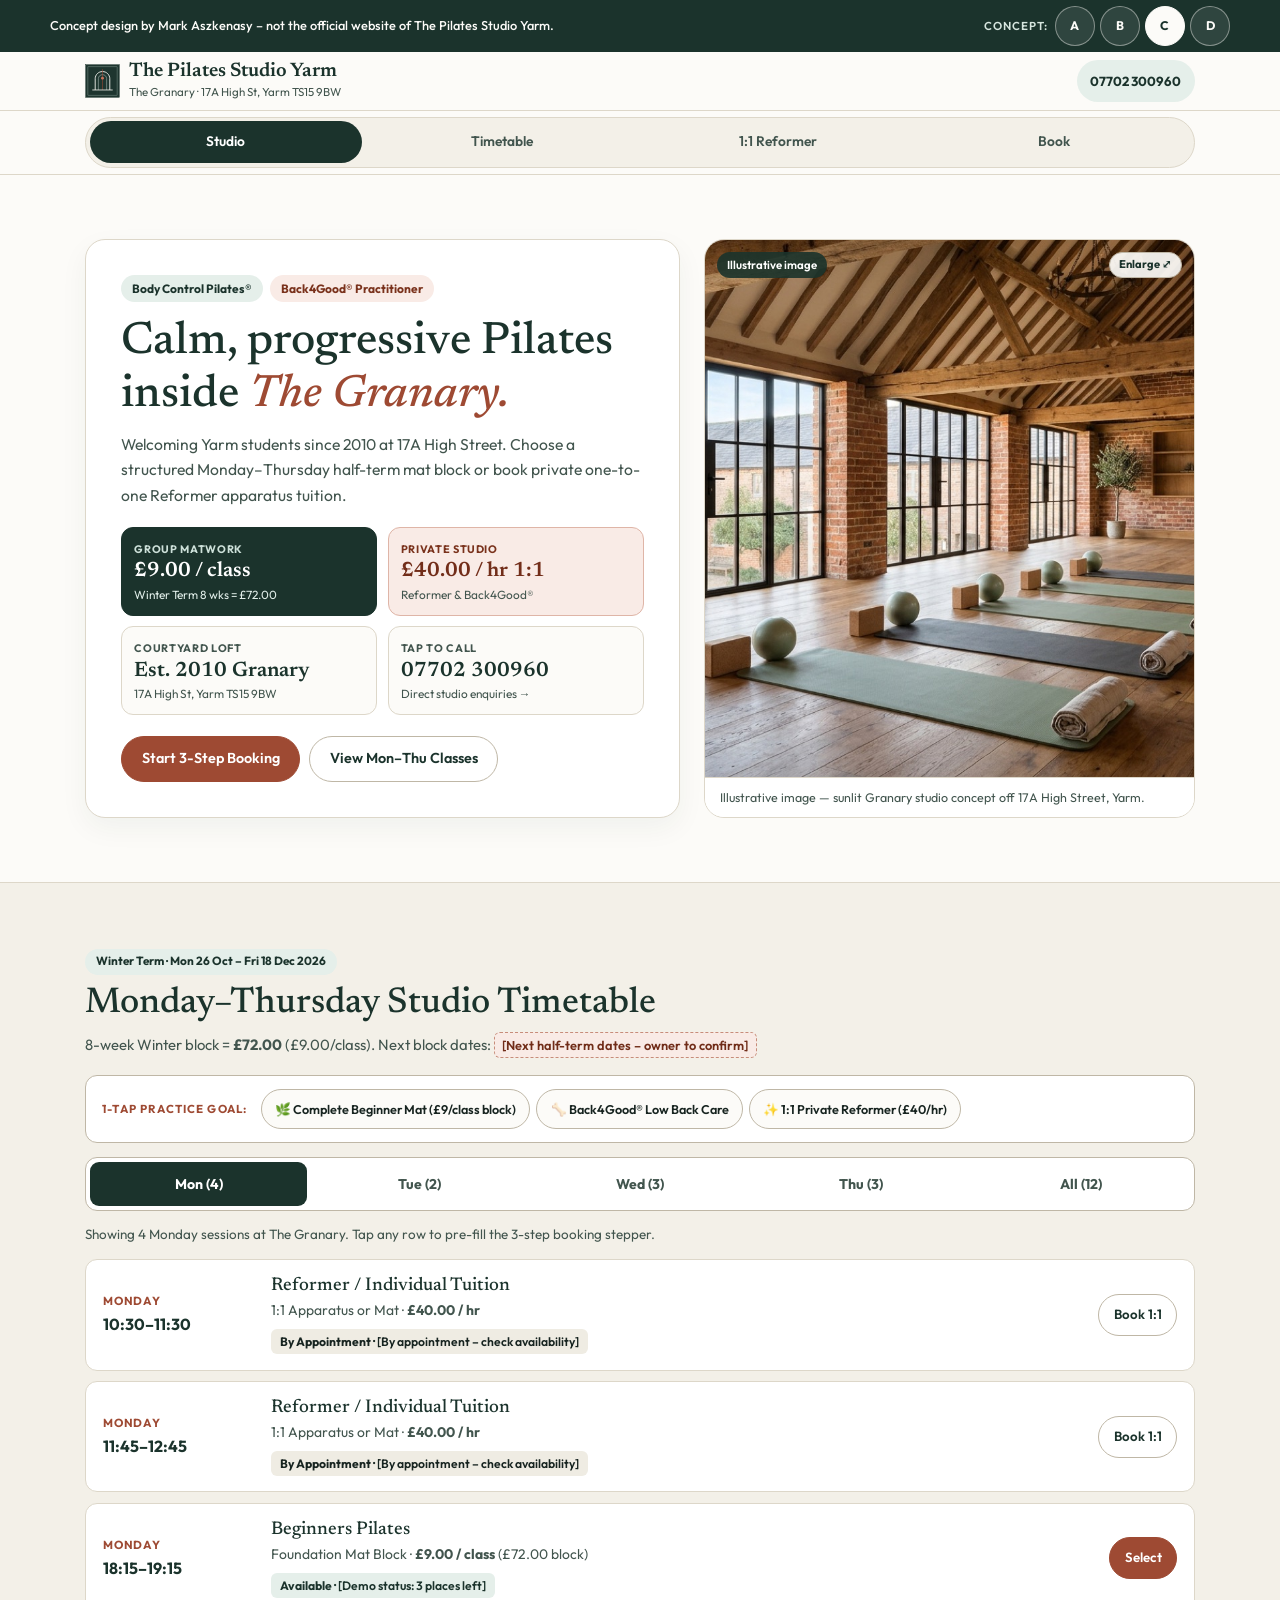
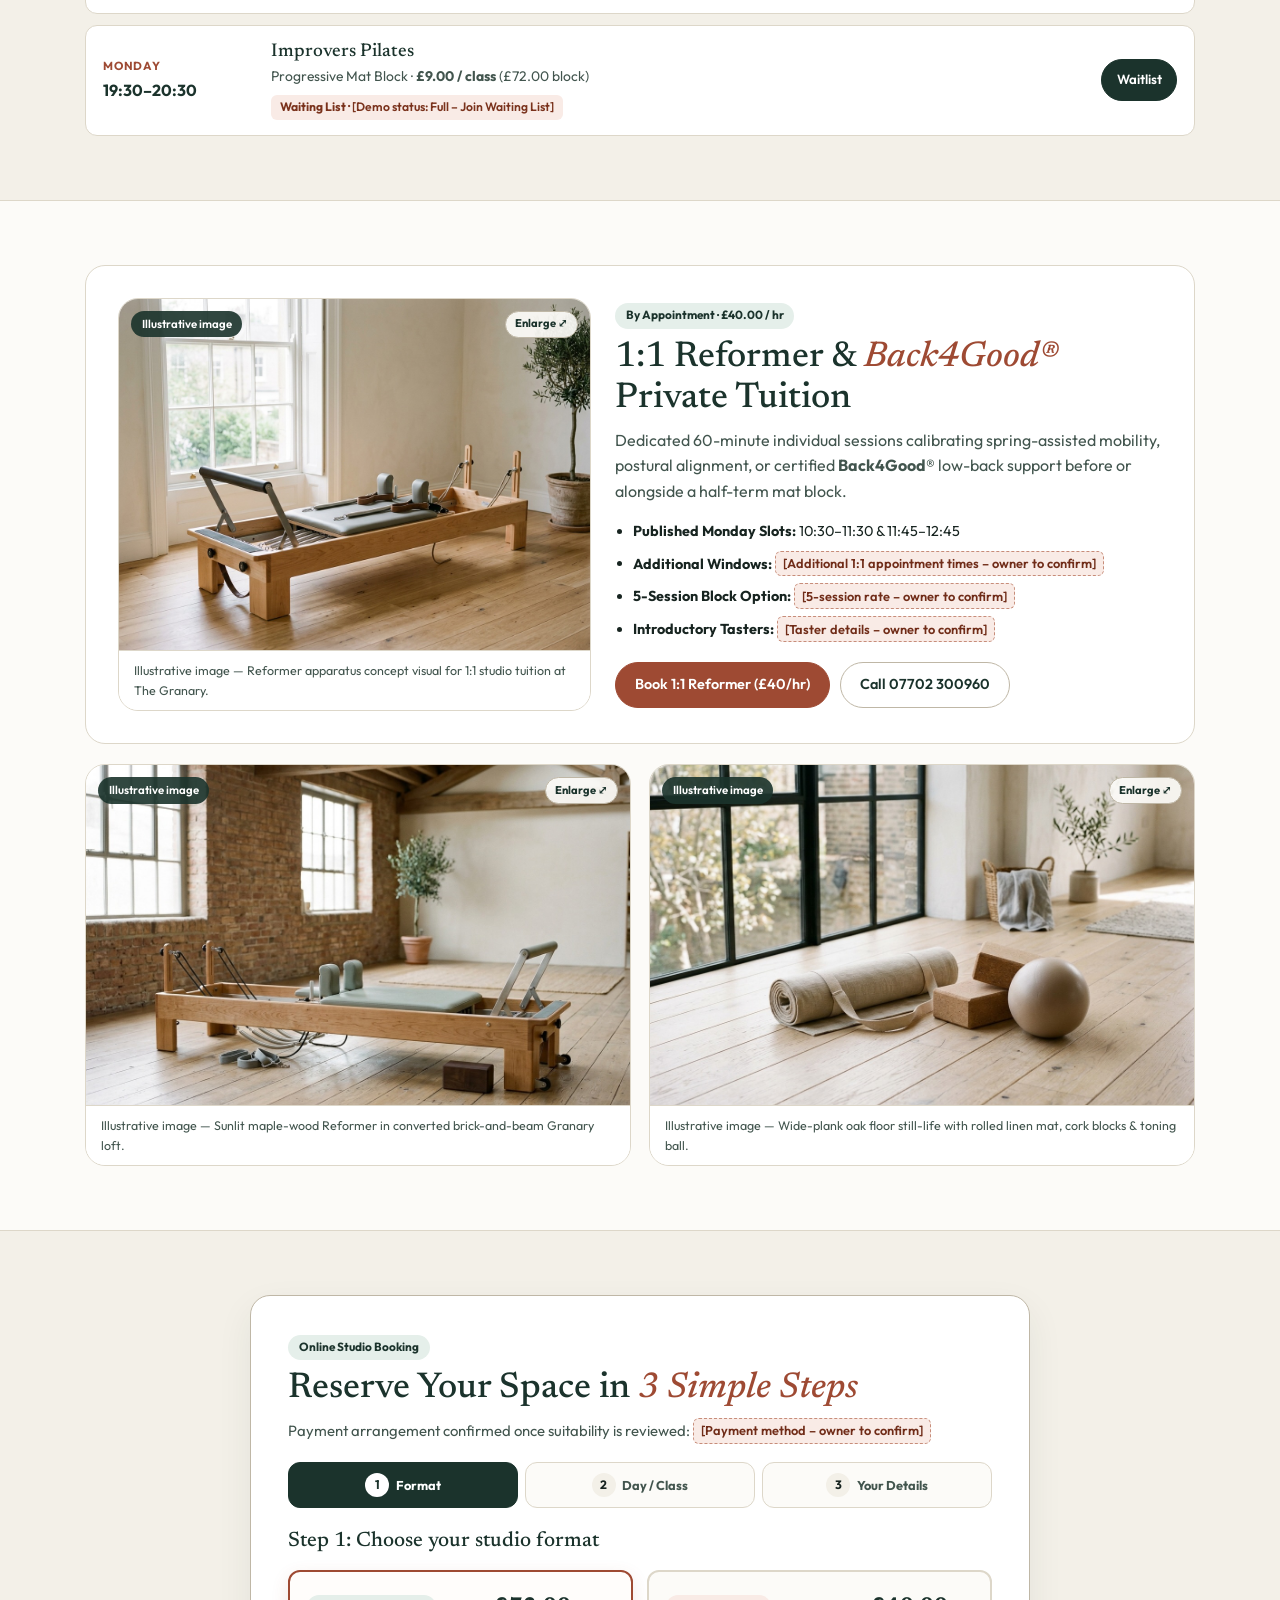
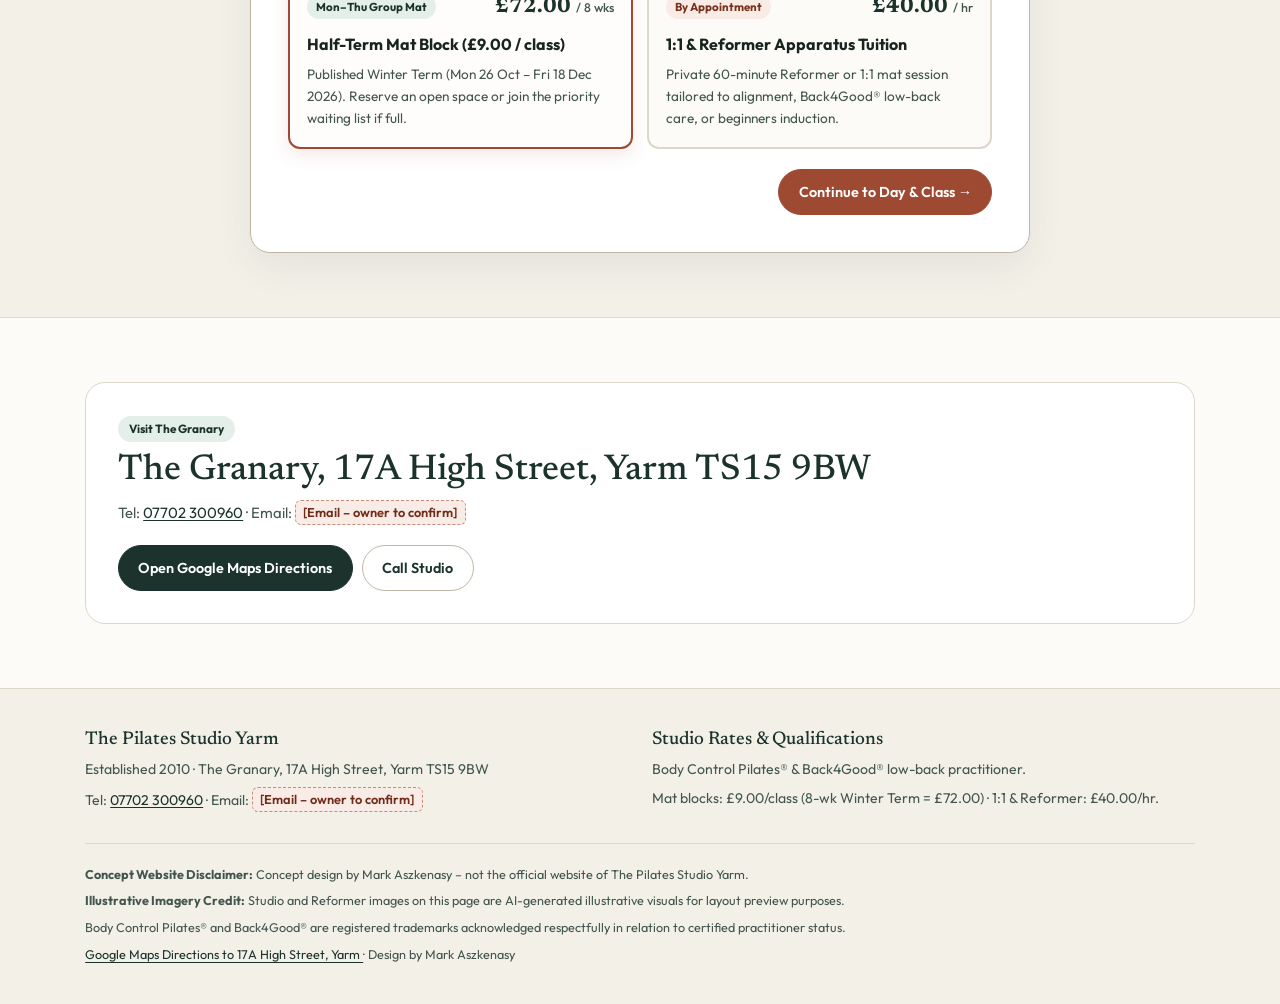
<file: c/index.html>
<!DOCTYPE html>
<html lang="en-GB">
<head>
  <meta charset="utf-8">
  <meta name="viewport" content="width=device-width, initial-scale=1.0">
  <meta name="robots" content="noindex, nofollow">
  <meta name="theme-color" content="#1B332C">
  <title>The Pilates Studio Yarm | Studio Booking App Concept C — The Granary</title>
  <meta name="description" content="Sunlit single-page studio booking app concept for The Pilates Studio Yarm at The Granary, 17A High Street, Yarm TS15 9BW. £9.00/class half-term mat blocks and £40/hr 1:1 Reformer tuition.">
  <link rel="icon" href="../favicon.svg" type="image/svg+xml">
  <link rel="stylesheet" href="css/styles.css">
</head>
<body>
  <a class="skip-link" href="#main-content">Skip to main content</a>

  <div class="concept-banner" role="region" aria-label="Concept website notice">
    <div class="concept-banner-inner">
      <p>Concept design by Mark Aszkenasy – not the official website of The Pilates Studio Yarm.</p>
      <nav class="concept-switcher" aria-label="Concept version switcher">
        <span class="concept-switcher-label">Concept:</span>
        <a class="concept-pill" href="../index.html">A</a>
        <a class="concept-pill" href="../b/index.html">B</a>
        <a class="concept-pill is-active" href="index.html" aria-current="page">C</a>
        <a class="concept-pill" href="../d/index.html">D</a>
      </nav>
    </div>
  </div>

  <!-- Sunlit App Top Bar + Sticky Pill-Tab Navigation -->
  <header class="app-header">
    <div class="scroll-progress-rail" id="scroll-progress-rail" aria-hidden="true"></div>
    <div class="container app-brand-row">
      <a class="app-brand" href="#studio">
        <img class="app-logo" src="../images/logo-mark.svg" alt="" width="36" height="36">
        <span class="app-brand-text">
          <span class="app-brand-name">The Pilates Studio Yarm</span>
          <span class="app-brand-sub">The Granary · 17A High St, Yarm TS15 9BW</span>
        </span>
      </a>
      <a class="call-pill" href="tel:07702300960">07702 300960</a>
    </div>

    <div class="sticky-tabbar-wrap">
      <div class="container">
        <nav class="pill-tabbar" aria-label="Studio app sections">
          <a class="pill-tab is-current" href="#studio" data-section-tab="studio">Studio</a>
          <a class="pill-tab" href="#timetable" data-section-tab="timetable">Timetable</a>
          <a class="pill-tab" href="#reformer" data-section-tab="reformer">1:1 Reformer</a>
          <a class="pill-tab" href="#book" data-section-tab="book">Book</a>
        </nav>
      </div>
    </div>
  </header>

  <main id="main-content">
    <!-- Section 1: Studio Hero + Crisp 2x2 Mobile Bento Rate & Credential Grid -->
    <section id="studio" class="app-section" aria-labelledby="studio-heading">
      <div class="container">
        <div class="studio-hero-grid">
          <div class="studio-intro-card">
            <div class="credential-chips">
              <span class="cred-chip">Body Control Pilates®</span>
              <span class="cred-chip cred-chip-warm">Back4Good® Practitioner</span>
            </div>

            <h1 id="studio-heading">Calm, progressive Pilates inside <em>The Granary.</em></h1>
            <p class="intro-lead">
              Welcoming Yarm students since 2010 at 17A High Street. Choose a structured Monday–Thursday half-term mat block or book private one-to-one Reformer apparatus tuition.
            </p>

            <!-- Crisp 2x2 Mobile Bento Rate & Credential Grid -->
            <div class="bento-2x2" aria-label="Studio key rates and facts">
              <div class="bento-tile bento-sage">
                <span class="bento-kicker">Group Matwork</span>
                <strong class="bento-value">£9.00 / class</strong>
                <span class="bento-sub">Winter Term 8 wks = £72.00</span>
              </div>

              <div class="bento-tile bento-terracotta">
                <span class="bento-kicker">Private Studio</span>
                <strong class="bento-value">£40.00 / hr 1:1</strong>
                <span class="bento-sub">Reformer &amp; Back4Good®</span>
              </div>

              <div class="bento-tile">
                <span class="bento-kicker">Courtyard Loft</span>
                <strong class="bento-value">Est. 2010 Granary</strong>
                <span class="bento-sub">17A High St, Yarm TS15 9BW</span>
              </div>

              <a class="bento-tile bento-link-tile" href="tel:07702300960">
                <span class="bento-kicker">Tap to Call</span>
                <strong class="bento-value">07702 300960</strong>
                <span class="bento-sub">Direct studio enquiries →</span>
              </a>
            </div>

            <div class="intro-cta-row">
              <a class="btn btn-terracotta" href="#book">Start 3-Step Booking</a>
              <a class="btn btn-sage-outline" href="#timetable">View Mon–Thu Classes</a>
            </div>
          </div>

          <figure
            class="app-photo-card hero-strip-card is-lightbox-trigger"
            tabindex="0"
            role="button"
            aria-label="Enlarge illustrative Granary studio loft photograph"
            data-lightbox-src="../images/hero.jpg"
            data-lightbox-alt="Sunlit timber-beamed Granary Pilates loft with mats and calm courtyard daylight"
            data-lightbox-caption="The Granary Loft — Sunlit timber-beamed Pilates sanctuary off 17A High Street, Yarm."
            data-lightbox-cta="#book"
            data-lightbox-cta-label="Start 3-Step Booking"
          >
            <span class="img-badge">Illustrative image</span>
            <span class="img-zoom-chip" aria-hidden="true">Enlarge ⤢</span>
            <img
              src="../images/hero.jpg"
              alt="Sunlit timber-beamed Granary Pilates loft with mats and calm courtyard daylight"
              width="1440"
              height="803"
              fetchpriority="high"
            >
            <figcaption>
              Illustrative image — sunlit Granary studio concept off 17A High Street, Yarm.
            </figcaption>
          </figure>
        </div>
      </div>
    </section>

    <!-- Section 2: Interactive Day-Tabbed Mon–Thu Winter Term Schedule App -->
    <section id="timetable" class="app-section app-section-tinted" aria-labelledby="timetable-heading">
      <div class="container">
        <div class="app-section-head">
          <div>
            <span class="section-pill">Winter Term · Mon 26 Oct – Fri 18 Dec 2026</span>
            <h2 id="timetable-heading">Monday–Thursday Studio Timetable</h2>
            <p class="section-note">
              8-week Winter block = <strong>£72.00</strong> (£9.00/class). Next block dates: <span class="ph">[Next half-term dates – owner to confirm]</span>
            </p>
          </div>
        </div>

        <!-- 1-Tap Practice Goal Presets -->
        <div class="c-preset-bar" role="region" aria-label="1-tap practice goal presets">
          <span class="c-preset-label">1-Tap Practice Goal:</span>
          <div class="c-preset-pills">
            <button type="button" class="c-preset-btn" data-goal-preset="beginner" aria-pressed="false">
              🌿 Complete Beginner Mat (£9/class block)
            </button>
            <button type="button" class="c-preset-btn" data-goal-preset="back4good" aria-pressed="false">
              🦴 Back4Good® Low Back Care
            </button>
            <button type="button" class="c-preset-btn" data-goal-preset="reformer" aria-pressed="false">
              ✨ 1:1 Private Reformer (£40/hr)
            </button>
          </div>
          <a class="c-preset-jump" id="c-preset-jump" href="#book" hidden>Open Pre-Filled Stepper ↓</a>
        </div>

        <!-- Accessible Segmented Day Tabs -->
        <div class="day-segmented" role="tablist" aria-label="Select studio day">
          <button type="button" class="day-seg-btn" role="tab" id="dtab-mon" aria-selected="true" data-day="mon" tabindex="0">Mon (4)</button>
          <button type="button" class="day-seg-btn" role="tab" id="dtab-tue" aria-selected="false" data-day="tue" tabindex="-1">Tue (2)</button>
          <button type="button" class="day-seg-btn" role="tab" id="dtab-wed" aria-selected="false" data-day="wed" tabindex="-1">Wed (3)</button>
          <button type="button" class="day-seg-btn" role="tab" id="dtab-thu" aria-selected="false" data-day="thu" tabindex="-1">Thu (3)</button>
          <button type="button" class="day-seg-btn" role="tab" id="dtab-all" aria-selected="false" data-day="all" tabindex="-1">All (12)</button>
        </div>

        <p id="schedule-live-note" class="schedule-live-note" aria-live="polite">
          Showing 4 Monday sessions at The Granary. Tap any row to pre-fill the 3-step booking stepper.
        </p>

        <div class="schedule-app-list" id="schedule-list">
          <!-- MONDAY -->
          <article class="sched-row" data-sched-day="mon" data-preset-tags="reformer,back4good">
            <div class="sched-time-col">
              <span class="sched-day-tag">Monday</span>
              <strong class="sched-time">10:30–11:30</strong>
            </div>
            <div class="sched-info-col">
              <h3>Reformer / Individual Tuition</h3>
              <p>1:1 Apparatus or Mat · <strong>£40.00 / hr</strong></p>
              <span class="status-badge badge-appt">By Appointment · <span class="ph-inline">[By appointment – check availability]</span></span>
            </div>
            <div class="sched-cta-col">
              <button type="button" class="btn btn-sage-outline btn-sm" data-step-format="reformer" data-step-slot="mon-1030-reformer">
                Book 1:1
              </button>
            </div>
          </article>

          <article class="sched-row" data-sched-day="mon" data-preset-tags="reformer,back4good">
            <div class="sched-time-col">
              <span class="sched-day-tag">Monday</span>
              <strong class="sched-time">11:45–12:45</strong>
            </div>
            <div class="sched-info-col">
              <h3>Reformer / Individual Tuition</h3>
              <p>1:1 Apparatus or Mat · <strong>£40.00 / hr</strong></p>
              <span class="status-badge badge-appt">By Appointment · <span class="ph-inline">[By appointment – check availability]</span></span>
            </div>
            <div class="sched-cta-col">
              <button type="button" class="btn btn-sage-outline btn-sm" data-step-format="reformer" data-step-slot="mon-1145-reformer">
                Book 1:1
              </button>
            </div>
          </article>

          <article class="sched-row" data-sched-day="mon" data-preset-tags="beginner,back4good">
            <div class="sched-time-col">
              <span class="sched-day-tag">Monday</span>
              <strong class="sched-time">18:15–19:15</strong>
            </div>
            <div class="sched-info-col">
              <h3>Beginners Pilates</h3>
              <p>Foundation Mat Block · <strong>£9.00 / class</strong> (£72.00 block)</p>
              <span class="status-badge badge-avail">Available · <span class="ph-inline">[Demo status: 3 places left]</span></span>
            </div>
            <div class="sched-cta-col">
              <button type="button" class="btn btn-terracotta btn-sm" data-step-format="mat" data-step-slot="mon-1815-beginners">
                Select
              </button>
            </div>
          </article>

          <article class="sched-row" data-sched-day="mon">
            <div class="sched-time-col">
              <span class="sched-day-tag">Monday</span>
              <strong class="sched-time">19:30–20:30</strong>
            </div>
            <div class="sched-info-col">
              <h3>Improvers Pilates</h3>
              <p>Progressive Mat Block · <strong>£9.00 / class</strong> (£72.00 block)</p>
              <span class="status-badge badge-wait">Waiting List · <span class="ph-inline">[Demo status: Full – Join Waiting List]</span></span>
            </div>
            <div class="sched-cta-col">
              <button type="button" class="btn btn-sage btn-sm" data-step-format="mat" data-step-slot="mon-1930-improvers">
                Waitlist
              </button>
            </div>
          </article>

          <!-- TUESDAY -->
          <article class="sched-row" data-sched-day="tue" hidden>
            <div class="sched-time-col">
              <span class="sched-day-tag">Tuesday</span>
              <strong class="sched-time">18:15–19:15</strong>
            </div>
            <div class="sched-info-col">
              <h3>Improvers Pilates</h3>
              <p>Progressive Mat Block · <strong>£9.00 / class</strong> (£72.00 block)</p>
              <span class="status-badge badge-avail">Available · <span class="ph-inline">[Demo status: 3 places left]</span></span>
            </div>
            <div class="sched-cta-col">
              <button type="button" class="btn btn-terracotta btn-sm" data-step-format="mat" data-step-slot="tue-1815-improvers">
                Select
              </button>
            </div>
          </article>

          <article class="sched-row" data-sched-day="tue" hidden>
            <div class="sched-time-col">
              <span class="sched-day-tag">Tuesday</span>
              <strong class="sched-time">19:30–20:30</strong>
            </div>
            <div class="sched-info-col">
              <h3>Intermediate / Advanced Pilates</h3>
              <p>Experienced Mat Block · <strong>£9.00 / class</strong> (£72.00 block)</p>
              <span class="status-badge badge-avail">Available · <span class="ph-inline">[Demo status: 3 places left]</span></span>
            </div>
            <div class="sched-cta-col">
              <button type="button" class="btn btn-terracotta btn-sm" data-step-format="mat" data-step-slot="tue-1930-intadv">
                Select
              </button>
            </div>
          </article>

          <!-- WEDNESDAY -->
          <article class="sched-row" data-sched-day="wed" data-preset-tags="back4good" hidden>
            <div class="sched-time-col">
              <span class="sched-day-tag">Wednesday</span>
              <strong class="sched-time">09:30–10:30</strong>
            </div>
            <div class="sched-info-col">
              <h3>Functional Pilates (Osteoporosis friendly)</h3>
              <p>Bone-Safe Mat Block · <strong>£9.00 / class</strong> (£72.00 block)</p>
              <span class="status-badge badge-avail">Available · <span class="ph-inline">[Demo status: 3 places left]</span></span>
            </div>
            <div class="sched-cta-col">
              <button type="button" class="btn btn-terracotta btn-sm" data-step-format="mat" data-step-slot="wed-0930-functional">
                Select
              </button>
            </div>
          </article>

          <article class="sched-row" data-sched-day="wed" hidden>
            <div class="sched-time-col">
              <span class="sched-day-tag">Wednesday</span>
              <strong class="sched-time">10:45–11:45</strong>
            </div>
            <div class="sched-info-col">
              <h3>Power Pilates</h3>
              <p>Dynamic Conditioning Block · <strong>£9.00 / class</strong> (£72.00 block)</p>
              <span class="status-badge badge-wait">Waiting List · <span class="ph-inline">[Demo status: Full – Join Waiting List]</span></span>
            </div>
            <div class="sched-cta-col">
              <button type="button" class="btn btn-sage btn-sm" data-step-format="mat" data-step-slot="wed-1045-power">
                Waitlist
              </button>
            </div>
          </article>

          <article class="sched-row" data-sched-day="wed" data-preset-tags="beginner,back4good" hidden>
            <div class="sched-time-col">
              <span class="sched-day-tag">Wednesday</span>
              <strong class="sched-time">18:00–19:00</strong>
            </div>
            <div class="sched-info-col">
              <h3>Beginners / Improvers Pilates</h3>
              <p>Mixed Foundation Block · <strong>£9.00 / class</strong> (£72.00 block)</p>
              <span class="status-badge badge-avail">Available · <span class="ph-inline">[Demo status: 3 places left]</span></span>
            </div>
            <div class="sched-cta-col">
              <button type="button" class="btn btn-terracotta btn-sm" data-step-format="mat" data-step-slot="wed-1800-begimp">
                Select
              </button>
            </div>
          </article>

          <!-- THURSDAY -->
          <article class="sched-row" data-sched-day="thu" hidden>
            <div class="sched-time-col">
              <span class="sched-day-tag">Thursday</span>
              <strong class="sched-time">09:30–10:30</strong>
            </div>
            <div class="sched-info-col">
              <h3>Intermediate / Advanced Pilates</h3>
              <p>Experienced Mat Block · <strong>£9.00 / class</strong> (£72.00 block)</p>
              <span class="status-badge badge-wait">Waiting List · <span class="ph-inline">[Demo status: Full – Join Waiting List]</span></span>
            </div>
            <div class="sched-cta-col">
              <button type="button" class="btn btn-sage btn-sm" data-step-format="mat" data-step-slot="thu-0930-intadv">
                Waitlist
              </button>
            </div>
          </article>

          <article class="sched-row" data-sched-day="thu" data-preset-tags="back4good" hidden>
            <div class="sched-time-col">
              <span class="sched-day-tag">Thursday</span>
              <strong class="sched-time">10:45–11:45</strong>
            </div>
            <div class="sched-info-col">
              <h3>Improvers Pilates</h3>
              <p>Daytime Progression Block · <strong>£9.00 / class</strong> (£72.00 block)</p>
              <span class="status-badge badge-avail">Available · <span class="ph-inline">[Demo status: 3 places left]</span></span>
            </div>
            <div class="sched-cta-col">
              <button type="button" class="btn btn-terracotta btn-sm" data-step-format="mat" data-step-slot="thu-1045-improvers">
                Select
              </button>
            </div>
          </article>

          <article class="sched-row" data-sched-day="thu" hidden>
            <div class="sched-time-col">
              <span class="sched-day-tag">Thursday</span>
              <strong class="sched-time">18:15–19:15</strong>
            </div>
            <div class="sched-info-col">
              <h3>Intermediate / Advanced Pilates</h3>
              <p>Experienced Mat Block · <strong>£9.00 / class</strong> (£72.00 block)</p>
              <span class="status-badge badge-avail">Available · <span class="ph-inline">[Demo status: 3 places left]</span></span>
            </div>
            <div class="sched-cta-col">
              <button type="button" class="btn btn-terracotta btn-sm" data-step-format="mat" data-step-slot="thu-1815-intadv">
                Select
              </button>
            </div>
          </article>
        </div>
      </div>
    </section>

    <!-- Section 3: 1:1 Reformer & Back4Good® Apparatus Card + Studio Detail Cards -->
    <section id="reformer" class="app-section" aria-labelledby="reformer-heading">
      <div class="container">
        <div class="reformer-app-card">
          <figure
            class="app-photo-card is-lightbox-trigger"
            tabindex="0"
            role="button"
            aria-label="Enlarge illustrative Reformer apparatus photograph"
            data-lightbox-src="../images/feature.jpg"
            data-lightbox-alt="Precision Pilates Reformer apparatus carriage with springs inside a calm timber studio"
            data-lightbox-caption="Calibrated Apparatus — Precision Reformer carriage & springs for £40.00/hr 1:1 studio tuition."
            data-lightbox-cta="#book"
            data-lightbox-cta-label="Book 1:1 Reformer (£40/hr)"
          >
            <span class="img-badge">Illustrative image</span>
            <span class="img-zoom-chip" aria-hidden="true">Enlarge ⤢</span>
            <img
              src="../images/feature.jpg"
              alt="Precision Pilates Reformer apparatus carriage with springs inside a calm timber studio"
              width="1200"
              height="896"
              loading="lazy"
            >
            <figcaption>
              Illustrative image — Reformer apparatus concept visual for 1:1 studio tuition at The Granary.
            </figcaption>
          </figure>

          <div class="reformer-app-copy">
            <span class="section-pill">By Appointment · £40.00 / hr</span>
            <h2 id="reformer-heading">1:1 Reformer &amp; <em>Back4Good®</em> Private Tuition</h2>
            <p>
              Dedicated 60-minute individual sessions calibrating spring-assisted mobility, postural alignment, or certified <strong>Back4Good®</strong> low-back support before or alongside a half-term mat block.
            </p>

            <ul class="clean-check-list">
              <li><strong>Published Monday Slots:</strong> 10:30–11:30 &amp; 11:45–12:45</li>
              <li><strong>Additional Windows:</strong> <span class="ph">[Additional 1:1 appointment times – owner to confirm]</span></li>
              <li><strong>5-Session Block Option:</strong> <span class="ph">[5-session rate – owner to confirm]</span></li>
              <li><strong>Introductory Tasters:</strong> <span class="ph">[Taster details – owner to confirm]</span></li>
            </ul>

            <div class="intro-cta-row">
              <button type="button" class="btn btn-terracotta" data-step-format="reformer" data-step-slot="mon-1030-reformer">
                Book 1:1 Reformer (£40/hr)
              </button>
              <a class="btn btn-sage-outline" href="tel:07702300960">Call 07702 300960</a>
            </div>
          </div>
        </div>

        <div class="c-detail-photo-grid" aria-label="Granary studio detail cards">
          <figure
            class="app-photo-card is-lightbox-trigger"
            tabindex="0"
            role="button"
            aria-label="Enlarge sunlit maple-wood Pilates Reformer loft photograph"
            data-lightbox-src="../images/detail-1.jpg"
            data-lightbox-alt="Sunlit maple-wood Pilates Reformer positioned inside a converted brick-and-beam Granary loft"
            data-lightbox-caption="Granary Courtyard Loft — Maple-wood Reformer set in converted brick-and-beam daylight."
            data-lightbox-cta="#book"
            data-lightbox-cta-label="Book 1:1 Reformer (£40/hr)"
          >
            <span class="img-badge">Illustrative image</span>
            <span class="img-zoom-chip" aria-hidden="true">Enlarge ⤢</span>
            <img
              src="../images/detail-1.jpg"
              alt="Sunlit maple-wood Pilates Reformer positioned inside a converted brick-and-beam Granary loft"
              width="1200"
              height="896"
              loading="lazy"
            >
            <figcaption>
              Illustrative image — Sunlit maple-wood Reformer in converted brick-and-beam Granary loft.
            </figcaption>
          </figure>

          <figure
            class="app-photo-card is-lightbox-trigger"
            tabindex="0"
            role="button"
            aria-label="Enlarge oak floor Pilates mat, cork blocks and toning ball still-life photograph"
            data-lightbox-src="../images/detail-2.jpg"
            data-lightbox-alt="Serene wide-plank oak studio floor still-life with rolled linen mat, natural cork alignment blocks and soft toning ball"
            data-lightbox-caption="Matwork Craft — Rolled linen mat, cork alignment blocks & soft toning ball for £9.00/class half-term blocks."
            data-lightbox-cta="#book"
            data-lightbox-cta-label="Reserve £9/Class Mat Block"
          >
            <span class="img-badge">Illustrative image</span>
            <span class="img-zoom-chip" aria-hidden="true">Enlarge ⤢</span>
            <img
              src="../images/detail-2.jpg"
              alt="Serene wide-plank oak studio floor still-life with rolled linen mat, natural cork alignment blocks and soft toning ball"
              width="1200"
              height="896"
              loading="lazy"
            >
            <figcaption>
              Illustrative image — Wide-plank oak floor still-life with rolled linen mat, cork blocks &amp; toning ball.
            </figcaption>
          </figure>
        </div>
      </div>
    </section>

    <!-- Section 4: Mobbin 3-Step Studio Booking Stepper -->
    <section id="book" class="app-section app-section-tinted" aria-labelledby="stepper-heading">
      <div class="container">
        <div class="stepper-shell">
          <div class="stepper-header">
            <span class="section-pill">Online Studio Booking</span>
            <h2 id="stepper-heading">Reserve Your Space in <em>3 Simple Steps</em></h2>
            <p class="section-note">
              Payment arrangement confirmed once suitability is reviewed: <span class="ph">[Payment method – owner to confirm]</span>
            </p>

            <!-- Stepper Indicator -->
            <ol class="step-indicator" aria-label="Booking progress">
              <li class="step-node is-active" data-step-indicator="1">
                <button type="button" class="step-node-btn" data-goto-step="1">
                  <span class="step-num">1</span>
                  <span class="step-label">Format</span>
                </button>
              </li>
              <li class="step-node" data-step-indicator="2">
                <button type="button" class="step-node-btn" data-goto-step="2">
                  <span class="step-num">2</span>
                  <span class="step-label">Day / Class</span>
                </button>
              </li>
              <li class="step-node" data-step-indicator="3">
                <button type="button" class="step-node-btn" data-goto-step="3">
                  <span class="step-num">3</span>
                  <span class="step-label">Your Details</span>
                </button>
              </li>
            </ol>
          </div>

          <form id="pilates-stepper-form" novalidate>
            <!-- STEP 1: Choose Mat Block (£72) vs 1:1 Reformer (£40/hr) -->
            <div class="step-pane" id="step-pane-1" data-step-pane="1">
              <h3 class="step-pane-title">Step 1: Choose your studio format</h3>

              <div class="format-choice-grid" role="radiogroup" aria-label="Choose studio format">
                <label class="format-card is-selected" for="fmt-mat">
                  <input type="radio" id="fmt-mat" name="studio_format" value="mat" checked>
                  <span class="format-card-top">
                    <span class="format-badge">Mon–Thu Group Mat</span>
                    <strong class="format-price">£72.00 <span>/ 8 wks</span></strong>
                  </span>
                  <strong class="format-name">Half-Term Mat Block (£9.00 / class)</strong>
                  <span class="format-desc">
                    Published Winter Term (Mon 26 Oct – Fri 18 Dec 2026). Reserve an open space or join the priority waiting list if full.
                  </span>
                </label>

                <label class="format-card" for="fmt-reformer">
                  <input type="radio" id="fmt-reformer" name="studio_format" value="reformer">
                  <span class="format-card-top">
                    <span class="format-badge badge-warm">By Appointment</span>
                    <strong class="format-price">£40.00 <span>/ hr</span></strong>
                  </span>
                  <strong class="format-name">1:1 &amp; Reformer Apparatus Tuition</strong>
                  <span class="format-desc">
                    Private 60-minute Reformer or 1:1 mat session tailored to alignment, Back4Good® low-back care, or beginners induction.
                  </span>
                </label>
              </div>

              <div class="step-actions step-actions-end">
                <button type="button" class="btn btn-terracotta" data-next-step="2">
                  Continue to Day &amp; Class →
                </button>
              </div>
            </div>

            <!-- STEP 2: Select Preferred Day / Class -->
            <div class="step-pane" id="step-pane-2" data-step-pane="2" hidden>
              <h3 class="step-pane-title">Step 2: Select your preferred day &amp; session</h3>

              <div class="form-field">
                <label for="pc-session">Granary Session <span class="req" aria-hidden="true">*</span></label>
                <select id="pc-session" name="session_choice" required>
                  <!-- Populated & synced cleanly by JS, with full static fallback options -->
                  <option value="mon-1815-beginners" data-fmt="mat" data-status="Available — £72.00 Block">Monday 18:15–19:15 — Beginners Pilates ([Demo status: 3 places left])</option>
                  <option value="mon-1930-improvers" data-fmt="mat" data-status="Waiting List — Full">Monday 19:30–20:30 — Improvers Pilates ([Demo status: Full – Join Waiting List])</option>
                  <option value="tue-1815-improvers" data-fmt="mat" data-status="Available — £72.00 Block">Tuesday 18:15–19:15 — Improvers Pilates ([Demo status: 3 places left])</option>
                  <option value="tue-1930-intadv" data-fmt="mat" data-status="Available — £72.00 Block">Tuesday 19:30–20:30 — Intermediate / Advanced Pilates ([Demo status: 3 places left])</option>
                  <option value="wed-0930-functional" data-fmt="mat" data-status="Available — £72.00 Block">Wednesday 09:30–10:30 — Functional Pilates / Osteoporosis ([Demo status: 3 places left])</option>
                  <option value="wed-1045-power" data-fmt="mat" data-status="Waiting List — Full">Wednesday 10:45–11:45 — Power Pilates ([Demo status: Full – Join Waiting List])</option>
                  <option value="wed-1800-begimp" data-fmt="mat" data-status="Available — £72.00 Block">Wednesday 18:00–19:00 — Beginners / Improvers Pilates ([Demo status: 3 places left])</option>
                  <option value="thu-0930-intadv" data-fmt="mat" data-status="Waiting List — Full">Thursday 09:30–10:30 — Intermediate / Advanced Pilates ([Demo status: Full – Join Waiting List])</option>
                  <option value="thu-1045-improvers" data-fmt="mat" data-status="Available — £72.00 Block">Thursday 10:45–11:45 — Improvers Pilates ([Demo status: 3 places left])</option>
                  <option value="thu-1815-intadv" data-fmt="mat" data-status="Available — £72.00 Block">Thursday 18:15–19:15 — Intermediate / Advanced Pilates ([Demo status: 3 places left])</option>
                  <option value="mon-1030-reformer" data-fmt="reformer" data-status="By Appointment — £40.00/hr">Monday 10:30–11:30 — 1:1 / Reformer Tuition (£40.00/hr)</option>
                  <option value="mon-1145-reformer" data-fmt="reformer" data-status="By Appointment — £40.00/hr">Monday 11:45–12:45 — 1:1 / Reformer Tuition (£40.00/hr)</option>
                  <option value="flex-reformer" data-fmt="reformer" data-status="By Arrangement — £40.00/hr">Flexible Daytime / Early Evening 1:1 Window (£40.00/hr)</option>
                </select>
              </div>

              <div class="step2-preview-card" aria-live="polite">
                <span class="preview-kicker">Selected Status</span>
                <strong id="step2-status-text">Available — Reserve 8-week half-term block (£72.00 at £9.00/class)</strong>
              </div>

              <div class="step-actions">
                <button type="button" class="btn btn-sage-outline" data-prev-step="1">← Back</button>
                <button type="button" class="btn btn-terracotta" data-next-step="3">Continue to Your Details →</button>
              </div>
            </div>

            <!-- STEP 3: Your Details & Health Note -->
            <div class="step-pane" id="step-pane-3" data-step-pane="3" hidden>
              <h3 class="step-pane-title">Step 3: Your details &amp; confidential health note</h3>

              <div class="summary-ribbon" id="step3-summary" aria-live="polite">
                <strong>Summary:</strong> Half-Term Mat Block · Monday 18:15–19:15 — Beginners Pilates (£72.00)
              </div>

              <div class="form-grid-2">
                <div class="form-field">
                  <label for="pc-name">Full Name <span class="req" aria-hidden="true">*</span></label>
                  <input type="text" id="pc-name" name="full_name" autocomplete="name" required aria-describedby="err-pc-name">
                  <span id="err-pc-name" class="field-error" hidden></span>
                </div>

                <div class="form-field">
                  <label for="pc-phone">Telephone Number <span class="req" aria-hidden="true">*</span></label>
                  <input type="tel" id="pc-phone" name="phone" autocomplete="tel" required aria-describedby="err-pc-phone">
                  <span id="err-pc-phone" class="field-error" hidden></span>
                </div>
              </div>

              <div class="form-field">
                <label for="pc-email">Email Address <span class="req" aria-hidden="true">*</span></label>
                <input type="email" id="pc-email" name="email" autocomplete="email" required aria-describedby="err-pc-email">
                <span id="err-pc-email" class="field-error" hidden></span>
              </div>

              <div class="form-field">
                <label for="pc-health">Health Screening &amp; Movement Notes</label>
                <textarea
                  id="pc-health"
                  name="health_notes"
                  rows="3"
                  placeholder="Optional: share previous Pilates experience, Back4Good® low-back care, bone density/osteoporosis, or joint considerations."
                ></textarea>
              </div>

              <div class="form-field">
                <div class="check-line">
                  <input type="checkbox" id="pc-consent" name="consent" required aria-describedby="err-pc-consent">
                  <label for="pc-consent">
                    I understand studio places and 1:1 sessions are confirmed following pre-class health screening and suitability review. <span class="req" aria-hidden="true">*</span>
                  </label>
                </div>
                <span id="err-pc-consent" class="field-error" hidden></span>
              </div>

              <div class="step-actions">
                <button type="button" class="btn btn-sage-outline" data-prev-step="2">← Back</button>
                <button type="submit" class="btn btn-terracotta">Submit Studio Request</button>
              </div>

              <div id="pc-confirmation" class="form-confirmation" role="status" aria-live="polite" hidden></div>
            </div>
          </form>
        </div>
      </div>
    </section>

    <!-- Studio Coordinates Strip -->
    <section class="app-section" aria-labelledby="coords-heading">
      <div class="container">
        <div class="coords-strip-card">
          <div>
            <span class="section-pill">Visit The Granary</span>
            <h2 id="coords-heading">The Granary, 17A High Street, Yarm TS15 9BW</h2>
            <p class="section-note">
              Tel: <a href="tel:07702300960">07702 300960</a> · Email: <span class="ph">[Email – owner to confirm]</span>
            </p>
          </div>
          <div class="intro-cta-row">
            <a
              class="btn btn-sage"
              href="https://www.google.com/maps/search/?api=1&amp;query=The+Pilates+Studio+Yarm+The+Granary+17A+High+Street+Yarm+TS15+9BW"
              target="_blank"
              rel="noopener noreferrer"
            >
              Open Google Maps Directions
            </a>
            <a class="btn btn-sage-outline" href="tel:07702300960">Call Studio</a>
          </div>
        </div>
      </div>
    </section>
  </main>

  <footer class="app-footer">
    <div class="container">
      <div class="footer-cols">
        <div>
          <h2 class="footer-h">The Pilates Studio Yarm</h2>
          <p>Established 2010 · The Granary, 17A High Street, Yarm TS15 9BW</p>
          <p>Tel: <a href="tel:07702300960">07702 300960</a> · Email: <span class="ph">[Email – owner to confirm]</span></p>
        </div>
        <div>
          <h2 class="footer-h">Studio Rates &amp; Qualifications</h2>
          <p>Body Control Pilates® &amp; Back4Good® low-back practitioner.</p>
          <p>Mat blocks: £9.00/class (8-wk Winter Term = £72.00) · 1:1 &amp; Reformer: £40.00/hr.</p>
        </div>
      </div>

      <div class="footer-meta">
        <p><strong>Concept Website Disclaimer:</strong> Concept design by Mark Aszkenasy – not the official website of The Pilates Studio Yarm.</p>
        <p><strong>Illustrative Imagery Credit:</strong> Studio and Reformer images on this page are AI-generated illustrative visuals for layout preview purposes.</p>
        <p>Body Control Pilates® and Back4Good® are registered trademarks acknowledged respectfully in relation to certified practitioner status.</p>
        <p>
          <a
            href="https://www.google.com/maps/search/?api=1&amp;query=The+Pilates+Studio+Yarm+The+Granary+17A+High+Street+Yarm+TS15+9BW"
            target="_blank"
            rel="noopener noreferrer"
          >
            Google Maps Directions to 17A High Street, Yarm
          </a>
          · Design by Mark Aszkenasy
        </p>
      </div>
    </div>
  </footer>

  <div class="micro-toast" id="micro-toast" role="status" aria-live="polite" hidden></div>

  <dialog class="app-lightbox" id="photo-lightbox" aria-label="Studio photograph viewer">
    <div class="lightbox-card">
      <div class="lightbox-topbar">
        <span class="lightbox-ill-tag">Illustrative image</span>
        <button type="button" class="lightbox-close" data-lightbox-close aria-label="Close photograph viewer">✕ Close</button>
      </div>
      <div class="lightbox-stage">
        <img id="lightbox-img" src="../images/hero.jpg" alt="" width="1200" height="896">
      </div>
      <div class="lightbox-meta">
        <p id="lightbox-caption" class="lightbox-caption"></p>
        <a id="lightbox-cta" class="btn btn-terracotta btn-sm" href="#book">Start 3-Step Booking</a>
      </div>
    </div>
  </dialog>

  <!-- Frosted Glass Safe-Area Mobile Bottom App Bar -->
  <nav class="mobile-app-dock" aria-label="Quick studio navigation">
    <a class="app-dock-item" href="tel:07702300960">Call</a>
    <a class="app-dock-item" href="#timetable">Timetable</a>
    <a class="app-dock-item app-dock-cta" href="#book">3-Step Book</a>
  </nav>

  <script src="js/app.js"></script>
</body>
</html>
</file>
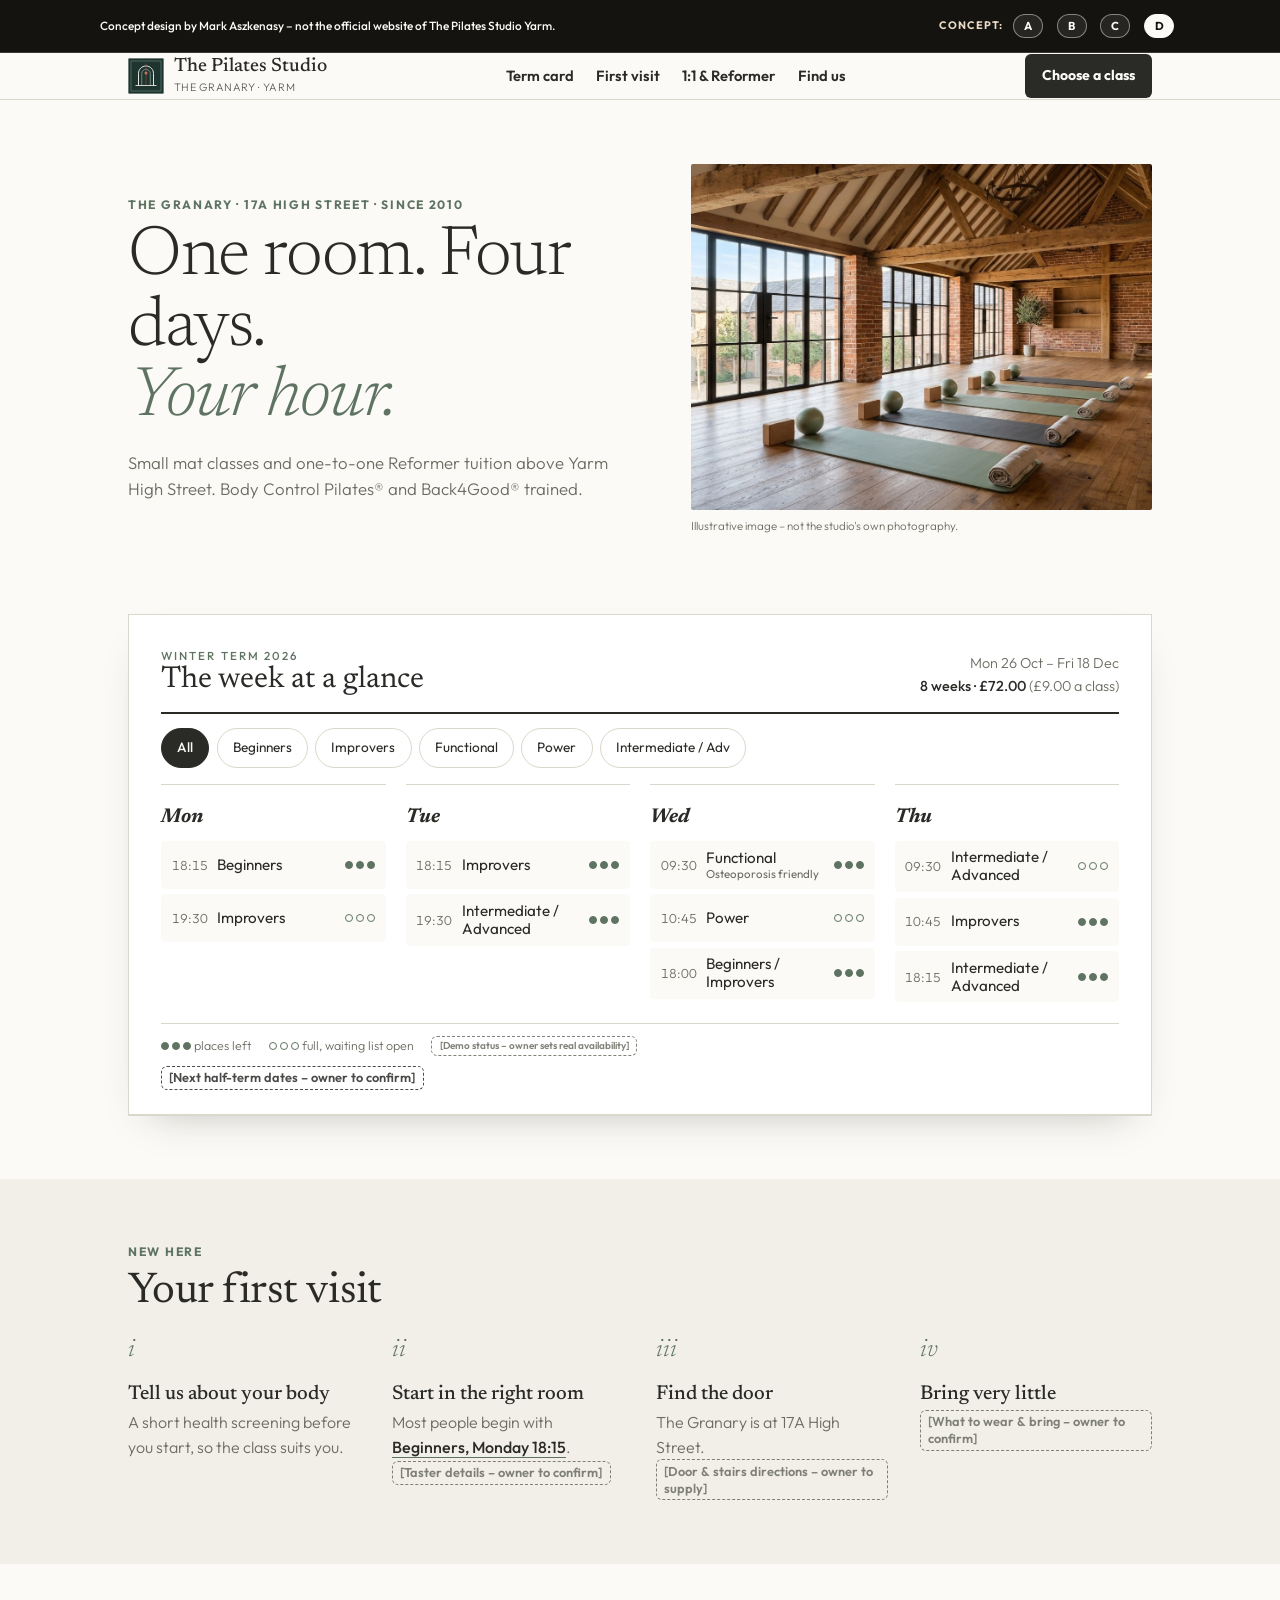
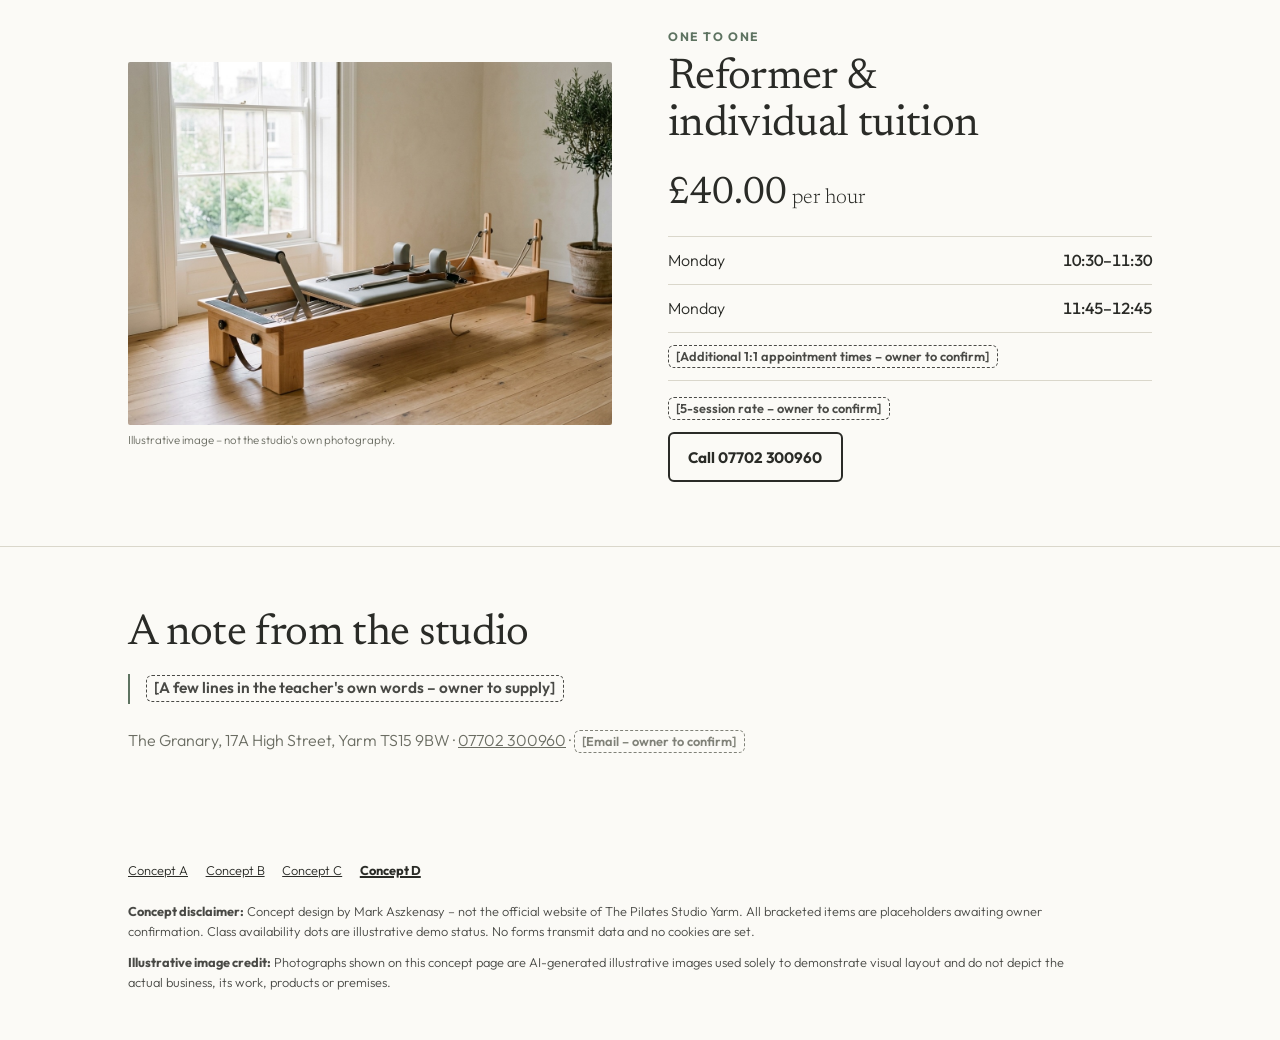
<file: d/index.html>
<!DOCTYPE html>
<html lang="en-GB">
<head>
  <meta charset="utf-8">
  <meta name="viewport" content="width=device-width, initial-scale=1">
  <meta name="robots" content="noindex, nofollow">
  <meta name="theme-color" content="#FBFAF6">
  <title>The Pilates Studio Yarm | Concept D — The Term Card (The Granary, 17A High Street)</title>
  <meta name="description" content="Concept D for The Pilates Studio Yarm: the week at a glance on one quiet term card. Pick a class, see the block price and reserve a place or join the waiting list.">
  <link rel="icon" type="image/svg+xml" href="../favicon.svg">
  <link rel="stylesheet" href="css/styles.css">
</head>
<body>
  <a class="skip-link" href="#main-content">Skip to main content</a>

  <!-- Persistent Top Concept Banner + [A] [B] [C] [D] Switcher -->
  <div class="concept-banner" role="region" aria-label="Concept website notice">
    <div class="concept-banner__inner">
      <p>Concept design by Mark Aszkenasy – not the official website of The Pilates Studio Yarm.</p>
      <nav class="concept-switcher" aria-label="Switch concept version">
        <span class="concept-switcher__label">Concept:</span>
        <a class="concept-switcher__pill" href="../index.html"><span>A</span></a>
        <a class="concept-switcher__pill" href="../b/index.html"><span>B</span></a>
        <a class="concept-switcher__pill" href="../c/index.html"><span>C</span></a>
        <a class="concept-switcher__pill is-active" href="index.html" aria-current="page"><span>D</span></a>
      </nav>
    </div>
  </div>

  <header class="site-head">
    <div class="wrap site-head__inner">
      <a class="brand" href="#top">
        <img src="../images/logo-mark.svg" width="36" height="36" alt="">
        <span>
          <span class="brand__name">The Pilates Studio</span>
          <span class="brand__meta">The Granary · Yarm</span>
        </span>
      </a>
      <nav class="site-nav" aria-label="Sections"><a href="#card">Term card</a><a href="#first">First visit</a><a href="#one">1:1 &amp; Reformer</a><a href="#find">Find us</a></nav>
      <a class="btn btn--hi site-head__cta" href="#card">Choose a class</a>
    </div>
  </header>

  <main id="main-content">
    <section class="intro" id="top" aria-labelledby="intro-title">
      <div class="wrap intro__grid">
        <div>
          <p class="eyebrow">The Granary · 17A High Street · since 2010</p>
          <h1 class="intro__title" id="intro-title">One room. Four days.<br><em>Your hour.</em></h1>
          <p class="intro__lead">Small mat classes and one-to-one Reformer tuition above Yarm High Street. Body Control Pilates® and Back4Good® trained.</p>
        </div>
        <figure class="intro__photo">
          <img src="../images/hero.jpg" width="1200" height="896" alt="Illustrative image of a daylit pilates studio with mats laid out">
          <figcaption class="illus">Illustrative image – not the studio's own photography.</figcaption>
        </figure>
      </div>
    </section>

    <!-- The term card -->
    <section class="sec card-sec" id="card" aria-labelledby="card-title">
      <div class="wrap">
        <div class="card">
          <header class="card__head">
            <div>
              <p class="card__term">Winter Term 2026</p>
              <h2 class="card__title" id="card-title">The week at a glance</h2>
            </div>
            <p class="card__dates">Mon 26 Oct – Fri 18 Dec<br><b>8 weeks · £72.00</b> <span>(£9.00 a class)</span></p>
          </header>

          <div class="chips chips--scroll card__filter" role="group" aria-label="Filter by level">
            <button class="chip" aria-pressed="true" data-level="all">All</button>
            <button class="chip" aria-pressed="false" data-level="beg">Beginners</button>
            <button class="chip" aria-pressed="false" data-level="imp">Improvers</button>
            <button class="chip" aria-pressed="false" data-level="fun">Functional</button>
            <button class="chip" aria-pressed="false" data-level="pow">Power</button>
            <button class="chip" aria-pressed="false" data-level="adv">Intermediate / Adv</button>
          </div>

          <div class="week" data-week></div>

          <p class="card__key">
            <span><i class="dot dot--on"></i><i class="dot dot--on"></i><i class="dot dot--on"></i> places left</span>
            <span><i class="dot"></i><i class="dot"></i><i class="dot"></i> full, waiting list open</span>
            <span class="ph">[Demo status – owner sets real availability]</span>
          </p>
          <p class="card__next"><span class="ph">[Next half-term dates – owner to confirm]</span></p>
        </div>

        <!-- Selection + request -->
        <div class="reserve" id="reserve" data-reserve hidden>
          <div class="reserve__summary" aria-live="polite">
            <p class="eyebrow" data-r-mode>Reserve a place</p>
            <h3 data-r-class></h3>
            <p data-r-when></p>
            <p class="reserve__price" data-r-price></p>
          </div>
          <form class="form" data-reserve-form novalidate>
            <div class="form__row form__row--half">
              <div><label for="r-name">Name</label><input id="r-name" name="name" type="text" autocomplete="name" required></div>
              <div><label for="r-phone">Mobile</label><input id="r-phone" name="phone" type="tel" autocomplete="tel" inputmode="tel" required></div>
            </div>
            <div class="form__row">
              <label for="r-note">Anything we should know? Injuries, pregnancy, new to Pilates</label>
              <textarea id="r-note" name="note"></textarea>
            </div>
            <p class="form__error" data-r-error role="alert" hidden>Add your name and a mobile number.</p>
            <button class="btn btn--ink btn--block" type="submit" data-r-btn>Request this place</button>
            <p class="form__fine">Demo only. <span class="ph">[Payment method – owner to confirm]</span></p>
            <div class="form__done" data-r-done role="status" hidden></div>
          </form>
        </div>
      </div>
    </section>

    <!-- First visit -->
    <section class="sec first" id="first" aria-labelledby="first-title">
      <div class="wrap">
        <p class="eyebrow">New here</p>
        <h2 class="section-title" id="first-title">Your first visit</h2>
        <ol class="path">
          <li><span class="path__n">i</span><div><h3>Tell us about your body</h3><p>A short health screening before you start, so the class suits you.</p></div></li>
          <li><span class="path__n">ii</span><div><h3>Start in the right room</h3><p>Most people begin with <button class="link" type="button" data-pick="mon-1815">Beginners, Monday 18:15</button>. <span class="ph">[Taster details – owner to confirm]</span></p></div></li>
          <li><span class="path__n">iii</span><div><h3>Find the door</h3><p>The Granary is at 17A High Street. <span class="ph">[Door &amp; stairs directions – owner to supply]</span></p></div></li>
          <li><span class="path__n">iv</span><div><h3>Bring very little</h3><p><span class="ph">[What to wear &amp; bring – owner to confirm]</span></p></div></li>
        </ol>
      </div>
    </section>

    <!-- 1:1 & Reformer -->
    <section class="sec one" id="one" aria-labelledby="one-title">
      <div class="wrap one__grid">
        <figure>
          <img src="../images/feature.jpg" width="1200" height="896" alt="Illustrative image of a Reformer by a sash window" loading="lazy">
          <figcaption class="illus">Illustrative image – not the studio's own photography.</figcaption>
        </figure>
        <div>
          <p class="eyebrow">One to one</p>
          <h2 class="section-title" id="one-title">Reformer &amp; individual tuition</h2>
          <p class="one__price"><b>£40.00</b> per hour</p>
          <ul class="one__slots">
            <li><span>Monday</span><b>10:30–11:30</b></li>
            <li><span>Monday</span><b>11:45–12:45</b></li>
            <li><span class="ph">[Additional 1:1 appointment times – owner to confirm]</span></li>
          </ul>
          <p><span class="ph">[5-session rate – owner to confirm]</span></p>
          <a class="btn btn--ghost" href="tel:07702300960">Call 07702 300960</a>
        </div>
      </div>
    </section>

    <section class="sec find" id="find" aria-labelledby="find-title">
      <div class="wrap">
        <h2 class="section-title" id="find-title">A note from the studio</h2>
        <blockquote class="note"><span class="ph">[A few lines in the teacher's own words – owner to supply]</span></blockquote>
        <address>The Granary, 17A High Street, Yarm TS15 9BW · <a href="tel:07702300960">07702 300960</a> · <span class="ph">[Email – owner to confirm]</span></address>
      </div>
    </section>
  </main>

  <footer class="foot">
    <div class="wrap">
      <p class="foot__links">
        <a href="../index.html">Concept A</a>
        <a href="../b/index.html">Concept B</a>
        <a href="../c/index.html">Concept C</a>
        <a href="index.html" aria-current="page">Concept D</a>
      </p>
      <p><strong>Concept disclaimer:</strong> Concept design by Mark Aszkenasy – not the official website of The Pilates Studio Yarm. All bracketed items are placeholders awaiting owner confirmation. Class availability dots are illustrative demo status. No forms transmit data and no cookies are set.</p>
      <p><strong>Illustrative image credit:</strong> Photographs shown on this concept page are AI-generated illustrative images used solely to demonstrate visual layout and do not depict the actual business, its work, products or premises.</p>
    </div>
  </footer>

  <nav class="dock" aria-label="Quick actions"><a href="tel:07702300960">Call</a><a href="#first">First visit</a><a class="dock__primary" href="#card">Choose a class</a></nav>

  <script src="js/app.js"></script>
</body>
</html>
</file>
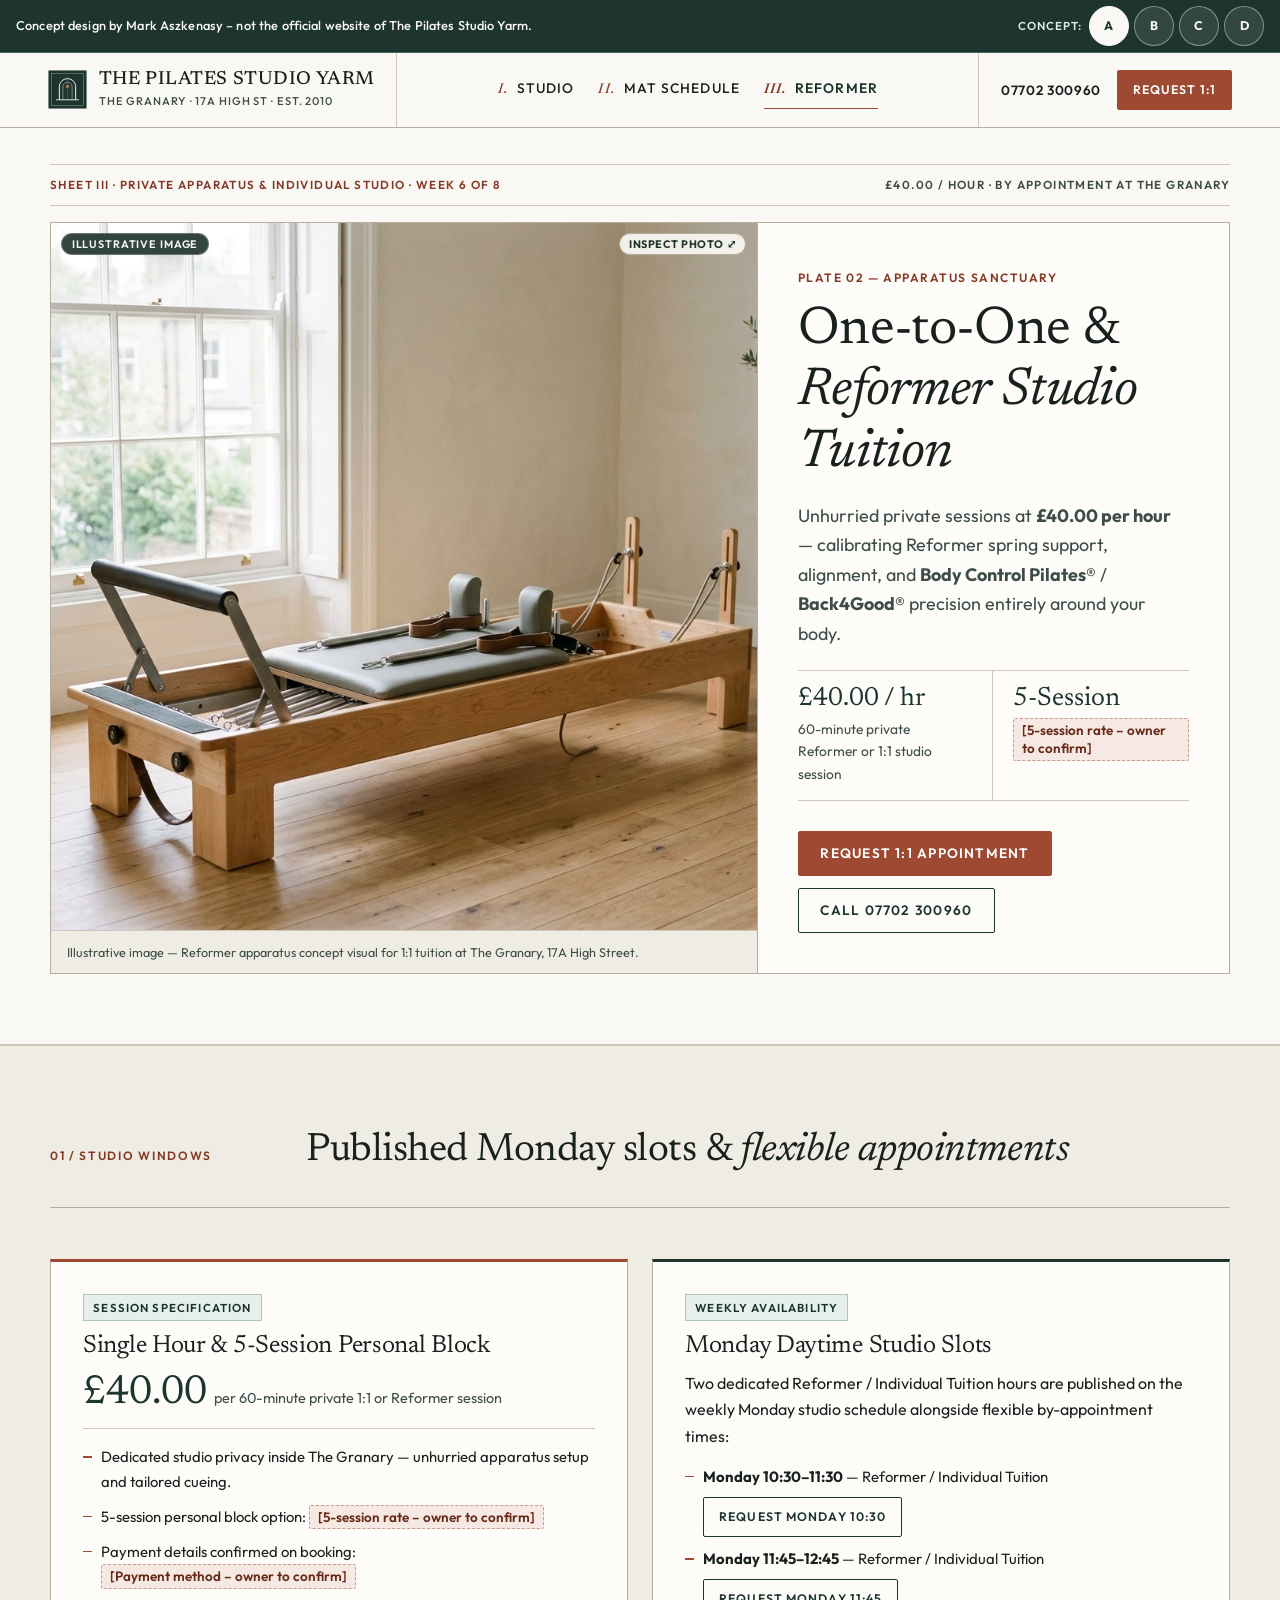
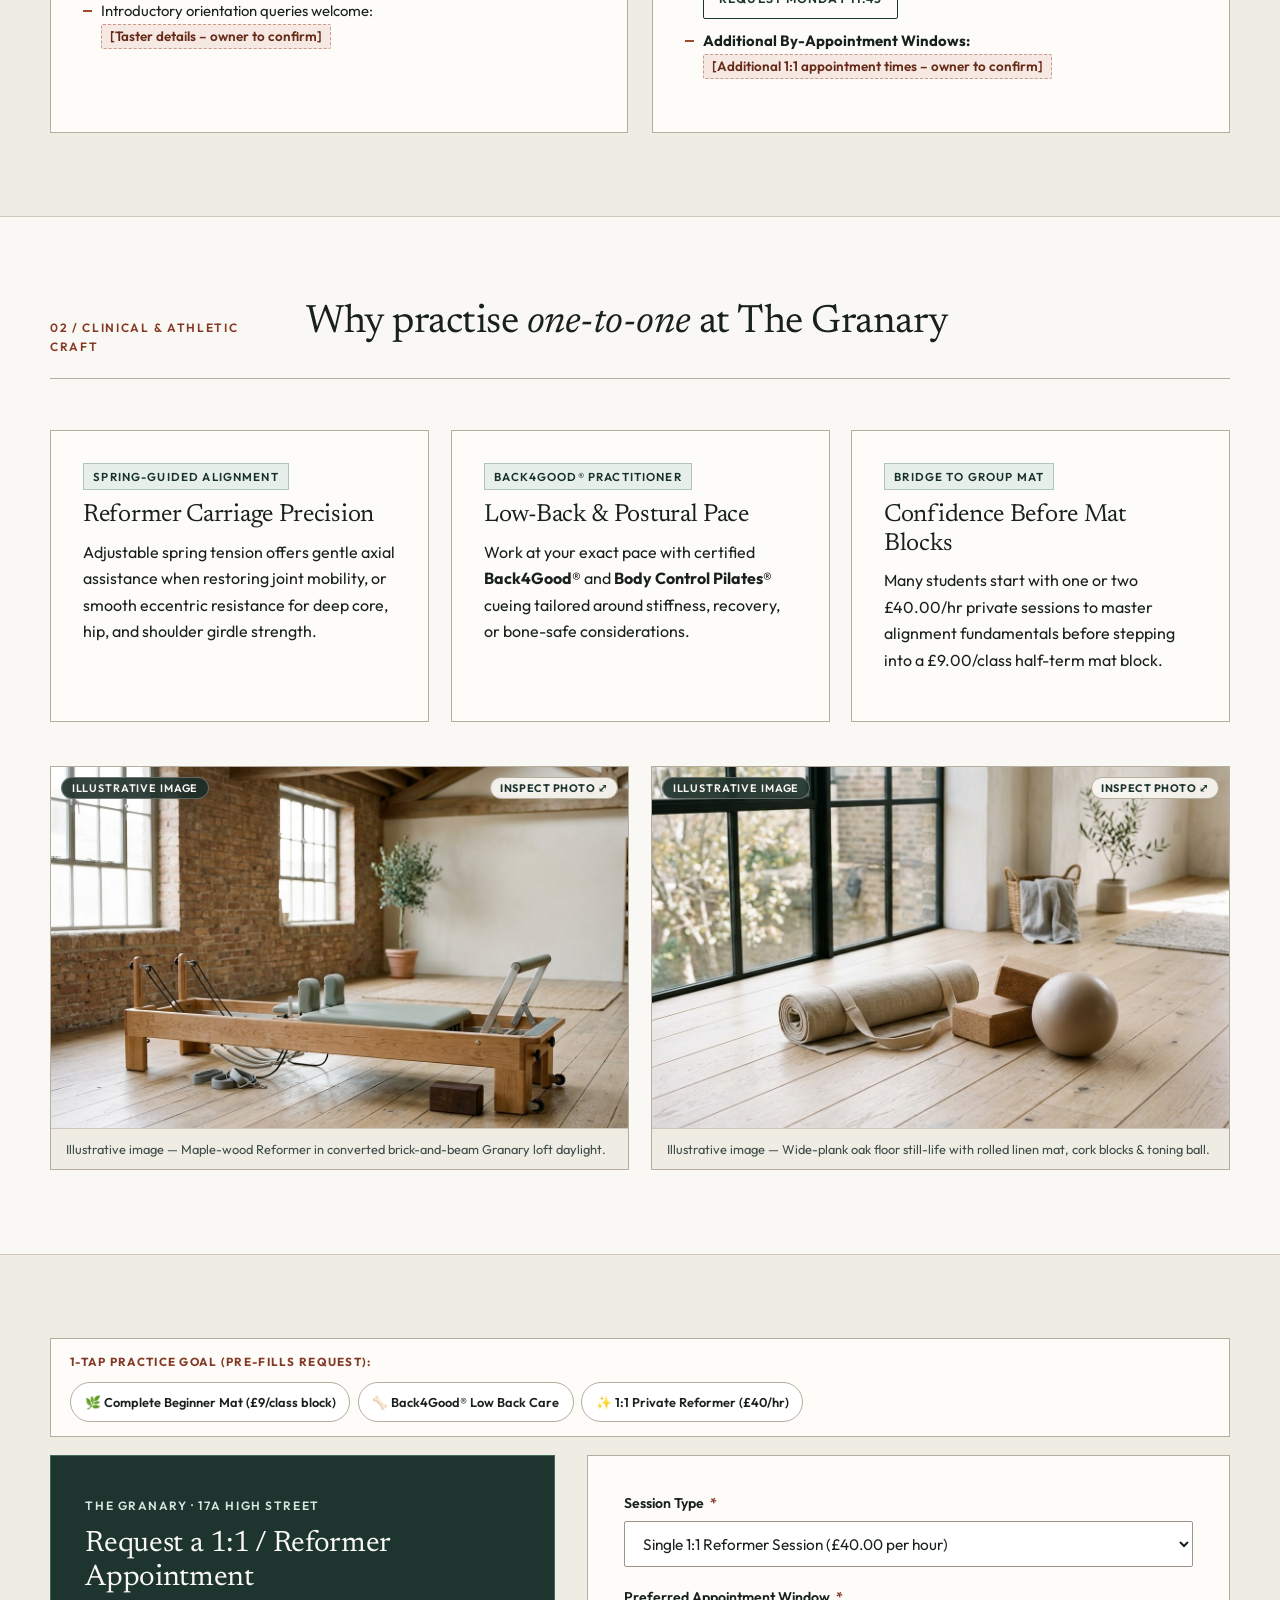
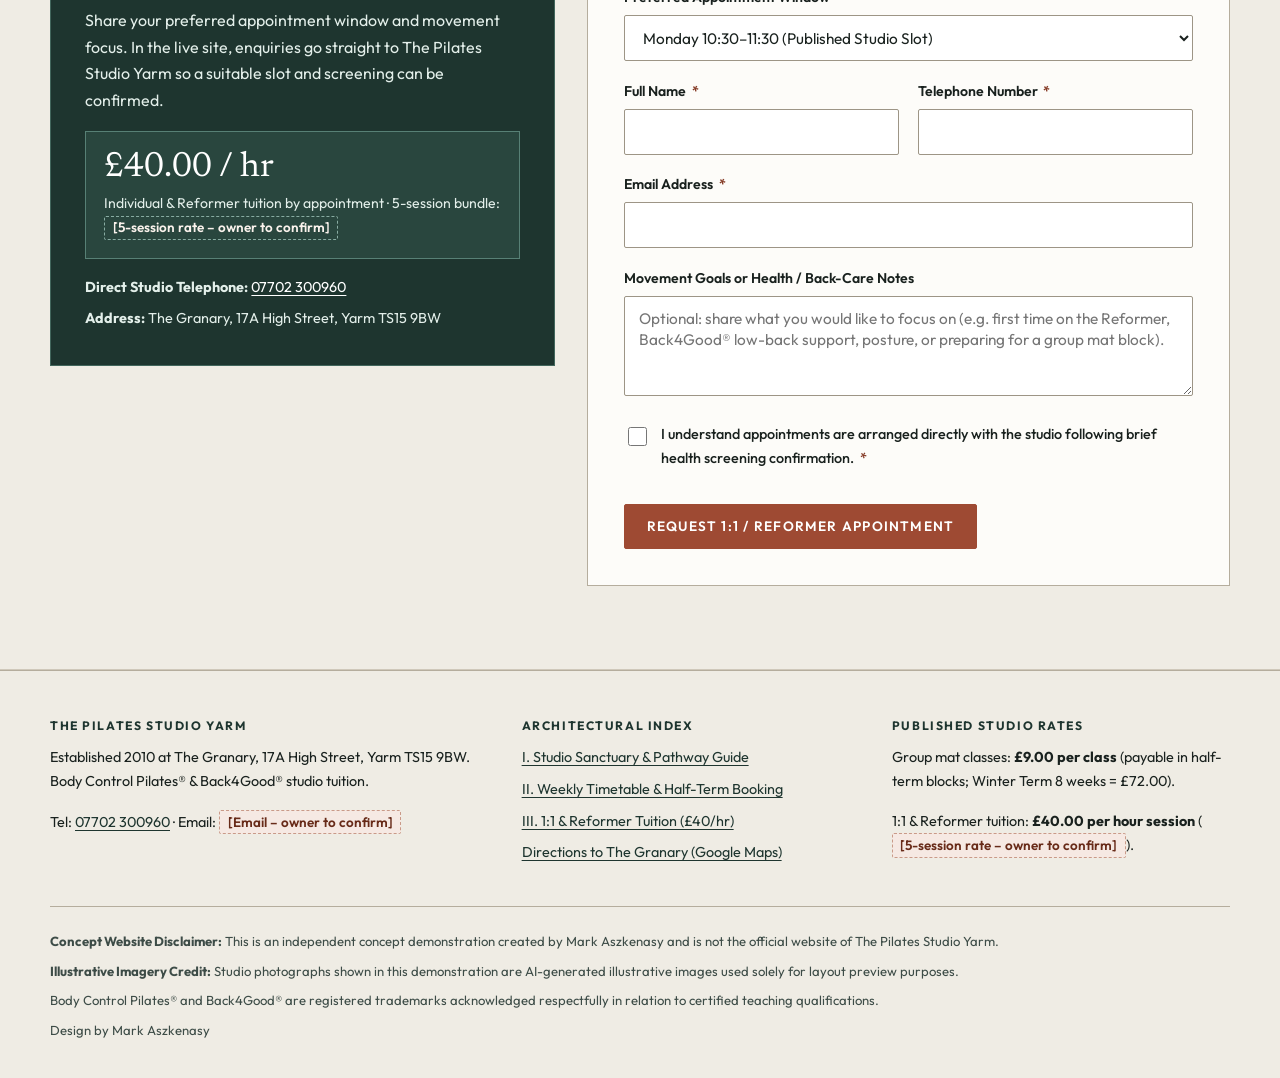
<file: reformer-tuition.html>
<!DOCTYPE html>
<html lang="en-GB">
<head>
  <meta charset="utf-8">
  <meta name="viewport" content="width=device-width, initial-scale=1.0">
  <meta name="robots" content="noindex, nofollow">
  <meta name="theme-color" content="#1E352F">
  <title>1:1 &amp; Reformer Studio Tuition (£40/hr) | The Pilates Studio Yarm</title>
  <meta name="description" content="Individual Pilates and Reformer apparatus tuition at £40 per hour session by appointment at The Granary, 17A High Street, Yarm TS15 9BW.">
  <link rel="icon" href="favicon.svg" type="image/svg+xml">
  <link rel="stylesheet" href="css/styles.css">
</head>
<body>
  <a class="skip-link" href="#main-content">Skip to main content</a>

  <div class="concept-banner" role="region" aria-label="Concept website notice">
    <div class="concept-banner-inner">
      <p>Concept design by Mark Aszkenasy – not the official website of The Pilates Studio Yarm.</p>
      <nav class="concept-switcher" aria-label="Concept version switcher">
        <span class="concept-switcher-label">Concept:</span>
        <a class="concept-pill is-active" href="index.html" aria-current="true">A</a>
        <a class="concept-pill" href="b/index.html">B</a>
        <a class="concept-pill" href="c/index.html">C</a>
        <a class="concept-pill" href="d/index.html">D</a>
      </nav>
    </div>
  </div>

  <!-- Asymmetric Architectural Editorial Masthead -->
  <header class="site-header">
    <div class="masthead-grid">
      <div class="masthead-brand-cell">
        <a class="brand-link" href="index.html">
          <img class="brand-mark" src="images/logo-mark.svg" alt="" width="40" height="40">
          <span class="brand-text">
            <span class="brand-name">The Pilates Studio Yarm</span>
            <span class="brand-sub-mobile">The Granary · 17A High St · Est. 2010</span>
          </span>
        </a>
      </div>

      <div class="masthead-coords-cell" aria-label="Studio location and heritage">
        <span><strong>The Granary · 17A High St</strong></span>
        <span>Yarm TS15 9BW · Est. 2010</span>
      </div>

      <button class="nav-toggle" type="button" aria-expanded="false" aria-controls="primary-nav">
        <svg class="nav-toggle-icon" viewBox="0 0 24 24" fill="none" stroke="currentColor" stroke-width="1.8" aria-hidden="true">
          <path d="M4 7h16M4 12h16M4 17h16" stroke-linecap="round"/>
        </svg>
        <span class="nav-toggle-text">Index</span>
      </button>

      <nav id="primary-nav" class="primary-nav" aria-label="Primary navigation">
        <ul class="nav-list">
          <li><a class="nav-link" href="index.html"><span class="nav-num">I.</span> Studio</a></li>
          <li><a class="nav-link" href="timetable-booking.html"><span class="nav-num">II.</span> Mat Schedule</a></li>
          <li><a class="nav-link" href="reformer-tuition.html" aria-current="page"><span class="nav-num">III.</span> Reformer</a></li>
        </ul>
        <div class="nav-mobile-meta">
          <a class="nav-mobile-phone" href="tel:07702300960">Tel: 07702 300960</a>
          <a class="btn btn-primary btn-sm" href="#reformer-enquiry">Request 1:1</a>
        </div>
      </nav>

      <div class="masthead-contact-cell">
        <a class="masthead-tel" href="tel:07702300960">07702 300960</a>
        <a class="btn btn-primary btn-sm" href="#reformer-enquiry">Request 1:1</a>
      </div>
    </div>
  </header>

  <main id="main-content">
    <!-- Architectural Monograph Plate (Sheet III — No Generic 60/40 Split) -->
    <section class="reformer-plate-stage">
      <div class="container">
        <div class="editorial-index-bar">
          <span>Sheet III · Private Apparatus &amp; Individual Studio</span>
          <span>£40.00 / Hour · By Appointment at The Granary</span>
        </div>

        <div class="reformer-architectural-frame">
          <figure
            class="reformer-plate-figure is-lightbox-trigger"
            tabindex="0"
            role="button"
            aria-label="Enlarge precision Pilates Reformer carriage photograph"
            data-lightbox-src="images/feature.jpg"
            data-lightbox-alt="Precision Pilates Reformer carriage with calibrated springs, footbar and padded platform inside a sunlit timber studio"
            data-lightbox-caption="Plate 02 — Precision Reformer carriage, calibrated springs and footbar for £40.00/hr 1:1 tuition."
            data-lightbox-cta="#reformer-enquiry"
            data-lightbox-cta-label="Request 1:1 Appointment"
          >
            <span class="arch-img-badge">Illustrative image</span>
            <span class="arch-zoom-pill" aria-hidden="true">Inspect Photo ⤢</span>
            <img
              src="images/feature.jpg"
              alt="Precision Pilates Reformer carriage with calibrated springs, footbar and padded platform inside a sunlit timber studio"
              width="1200"
              height="896"
              fetchpriority="high"
            >
            <figcaption>
              Illustrative image — Reformer apparatus concept visual for 1:1 tuition at The Granary, 17A High Street.
            </figcaption>
          </figure>

          <div class="reformer-spec-sheet">
            <div>
              <span class="eyebrow">Plate 02 — Apparatus Sanctuary</span>
              <h1>One-to-One &amp; <em>Reformer Studio Tuition</em></h1>
              <p class="lead">
                Unhurried private sessions at <strong>£40.00 per hour</strong> — calibrating Reformer spring support, alignment, and <strong>Body Control Pilates®</strong> / <strong>Back4Good®</strong> precision entirely around your body.
              </p>

              <div class="vellum-rate-ledger" aria-label="1:1 tuition rate details">
                <div class="vellum-rate-cell">
                  <span class="vellum-rate-figure">£40.00 / hr</span>
                  <span class="vellum-rate-desc">60-minute private Reformer or 1:1 studio session</span>
                </div>
                <div class="vellum-rate-cell">
                  <span class="vellum-rate-figure">5-Session</span>
                  <span class="vellum-rate-desc"><span class="ph">[5-session rate – owner to confirm]</span></span>
                </div>
              </div>
            </div>

            <div>
              <div class="btn-group" style="margin-top:0.5rem;">
                <a class="btn btn-primary" href="#reformer-enquiry">Request 1:1 Appointment</a>
                <a class="btn btn-outline" href="tel:07702300960">Call 07702 300960</a>
              </div>
            </div>
          </div>
        </div>
      </div>
    </section>

    <!-- Published Monday Daytime Slots & Rates -->
    <section class="section section-stone" aria-labelledby="tuition-options-heading">
      <div class="container">
        <div class="arch-section-head">
          <span class="arch-index-tag">01 / Studio Windows</span>
          <div>
            <h2 id="tuition-options-heading">Published Monday slots &amp; <em>flexible appointments</em></h2>
          </div>
        </div>

        <div class="grid-2">
          <article class="studio-card studio-card-clay">
            <span class="level-pill">Session Specification</span>
            <h3>Single Hour &amp; 5-Session Personal Block</h3>
            <div class="price-tag">
              <span class="price-amount">£40.00</span>
              <span class="price-unit">per 60-minute private 1:1 or Reformer session</span>
            </div>
            <ul class="feature-list">
              <li>Dedicated studio privacy inside The Granary — unhurried apparatus setup and tailored cueing.</li>
              <li>5-session personal block option: <span class="ph">[5-session rate – owner to confirm]</span></li>
              <li>Payment details confirmed on booking: <span class="ph">[Payment method – owner to confirm]</span></li>
              <li>Introductory orientation queries welcome: <span class="ph">[Taster details – owner to confirm]</span></li>
            </ul>
          </article>

          <article class="studio-card studio-card-accent">
            <span class="level-pill">Weekly Availability</span>
            <h3>Monday Daytime Studio Slots</h3>
            <p>
              Two dedicated Reformer / Individual Tuition hours are published on the weekly Monday studio schedule alongside flexible by-appointment times:
            </p>
            <ul class="feature-list">
              <li>
                <strong>Monday 10:30–11:30</strong> — Reformer / Individual Tuition
                <div style="margin-top:0.45rem;">
                  <button type="button" class="btn btn-outline btn-sm" data-reformer-slot="mon-1030">Request Monday 10:30</button>
                </div>
              </li>
              <li>
                <strong>Monday 11:45–12:45</strong> — Reformer / Individual Tuition
                <div style="margin-top:0.45rem;">
                  <button type="button" class="btn btn-outline btn-sm" data-reformer-slot="mon-1145">Request Monday 11:45</button>
                </div>
              </li>
              <li>
                <strong>Additional By-Appointment Windows:</strong> <span class="ph">[Additional 1:1 appointment times – owner to confirm]</span>
              </li>
            </ul>
          </article>
        </div>
      </div>
    </section>

    <!-- Three Pillars of Individual Apparatus Work -->
    <section class="section" aria-labelledby="focus-areas-heading">
      <div class="container">
        <div class="arch-section-head">
          <span class="arch-index-tag">02 / Clinical &amp; Athletic Craft</span>
          <div>
            <h2 id="focus-areas-heading">Why practise <em>one-to-one</em> at The Granary</h2>
          </div>
        </div>

        <div class="grid-3">
          <article class="studio-card">
            <span class="level-pill">Spring-Guided Alignment</span>
            <h3>Reformer Carriage Precision</h3>
            <p>
              Adjustable spring tension offers gentle axial assistance when restoring joint mobility, or smooth eccentric resistance for deep core, hip, and shoulder girdle strength.
            </p>
          </article>

          <article class="studio-card">
            <span class="level-pill">Back4Good® Practitioner</span>
            <h3>Low-Back &amp; Postural Pace</h3>
            <p>
              Work at your exact pace with certified <strong>Back4Good®</strong> and <strong>Body Control Pilates®</strong> cueing tailored around stiffness, recovery, or bone-safe considerations.
            </p>
          </article>

          <article class="studio-card">
            <span class="level-pill">Bridge to Group Mat</span>
            <h3>Confidence Before Mat Blocks</h3>
            <p>
              Many students start with one or two £40.00/hr private sessions to master alignment fundamentals before stepping into a £9.00/class half-term mat block.
            </p>
          </article>
        </div>

        <div class="arch-photo-diptych" aria-label="Granary apparatus and matwork detail plates">
          <figure
            class="editorial-figure is-lightbox-trigger"
            tabindex="0"
            role="button"
            aria-label="Enlarge sunlit maple-wood Pilates Reformer loft photograph"
            data-lightbox-src="images/detail-1.jpg"
            data-lightbox-alt="Sunlit maple-wood Pilates Reformer positioned inside a converted brick-and-beam Granary loft"
            data-lightbox-caption="Granary Apparatus Loft — Maple-wood Reformer set in converted brick-and-beam courtyard light."
            data-lightbox-cta="#reformer-enquiry"
            data-lightbox-cta-label="Request 1:1 Appointment"
          >
            <span class="arch-img-badge">Illustrative image</span>
            <span class="arch-zoom-pill" aria-hidden="true">Inspect Photo ⤢</span>
            <img
              src="images/detail-1.jpg"
              alt="Sunlit maple-wood Pilates Reformer positioned inside a converted brick-and-beam Granary loft"
              width="1200"
              height="896"
              loading="lazy"
            >
            <figcaption>
              Illustrative image — Maple-wood Reformer in converted brick-and-beam Granary loft daylight.
            </figcaption>
          </figure>

          <figure
            class="editorial-figure is-lightbox-trigger"
            tabindex="0"
            role="button"
            aria-label="Enlarge oak floor Pilates mat, cork blocks and toning ball still-life photograph"
            data-lightbox-src="images/detail-2.jpg"
            data-lightbox-alt="Serene wide-plank oak studio floor still-life with rolled linen mat, natural cork alignment blocks and soft toning ball"
            data-lightbox-caption="Bridge to Matwork — Rolled linen mat, cork alignment blocks and toning ball for £9.00/class half-term progression."
            data-lightbox-cta="timetable-booking.html#booking-form"
            data-lightbox-cta-label="Explore £9/Class Mat Blocks"
          >
            <span class="arch-img-badge">Illustrative image</span>
            <span class="arch-zoom-pill" aria-hidden="true">Inspect Photo ⤢</span>
            <img
              src="images/detail-2.jpg"
              alt="Serene wide-plank oak studio floor still-life with rolled linen mat, natural cork alignment blocks and soft toning ball"
              width="1200"
              height="896"
              loading="lazy"
            >
            <figcaption>
              Illustrative image — Wide-plank oak floor still-life with rolled linen mat, cork blocks &amp; toning ball.
            </figcaption>
          </figure>
        </div>
      </div>
    </section>

    <!-- Request a 1:1 / Reformer Appointment Form -->
    <section id="reformer-enquiry" class="section section-stone" aria-labelledby="reformer-form-heading">
      <div class="container">
        <div class="goal-preset-bar goal-preset-bar-standalone" role="region" aria-label="1-tap practice goal presets">
          <span class="goal-preset-label">1-Tap Practice Goal (Pre-Fills Request):</span>
          <div class="goal-preset-pills">
            <button type="button" class="goal-preset-btn" data-goal-preset="beginner" aria-pressed="false">
              🌿 Complete Beginner Mat (£9/class block)
            </button>
            <button type="button" class="goal-preset-btn" data-goal-preset="back4good" aria-pressed="false">
              🦴 Back4Good® Low Back Care
            </button>
            <button type="button" class="goal-preset-btn" data-goal-preset="reformer" aria-pressed="false">
              ✨ 1:1 Private Reformer (£40/hr)
            </button>
          </div>
        </div>

        <div class="booking-layout">
          <aside class="calculator-card dark-surface" aria-label="1:1 appointment details">
            <span class="eyebrow">The Granary · 17A High Street</span>
            <h2 id="reformer-form-heading" style="font-size:1.85rem;">Request a 1:1 / Reformer Appointment</h2>
            <p style="color:#E3EFEA;">
              Share your preferred appointment window and movement focus. In the live site, enquiries go straight to The Pilates Studio Yarm so a suitable slot and screening can be confirmed.
            </p>

            <div class="calc-total-box">
              <span class="calc-figure">£40.00 / hr</span>
              <span class="calc-sub">Individual &amp; Reformer tuition by appointment · 5-session bundle: <span class="ph">[5-session rate – owner to confirm]</span></span>
            </div>

            <p style="font-size:0.9rem; color:#E3EFEA; margin-bottom:0.45rem;">
              <strong>Direct Studio Telephone:</strong> <a href="tel:07702300960" style="color:#FFFFFF;">07702 300960</a>
            </p>
            <p style="font-size:0.9rem; color:#E3EFEA; margin-bottom:0;">
              <strong>Address:</strong> The Granary, 17A High Street, Yarm TS15 9BW
            </p>
          </aside>

          <div class="form-card">
            <form data-demo-form novalidate>
              <div class="form-grid">
                <div class="form-field">
                  <label for="reformer-focus">Session Type <span class="required-mark" aria-hidden="true">*</span></label>
                  <select id="reformer-focus" name="session_focus" required aria-describedby="err-reformer-focus">
                    <option value="reformer-single">Single 1:1 Reformer Session (£40.00 per hour)</option>
                    <option value="individual-mat">Single 1:1 Mat / Back4Good® Session (£40.00 per hour)</option>
                    <option value="five-block">5-Session 1:1 / Reformer Block ([5-session rate – owner to confirm])</option>
                    <option value="taster-orientation">Introductory Orientation / Taster Query ([Taster details – owner to confirm])</option>
                  </select>
                  <span id="err-reformer-focus" class="field-error" hidden></span>
                </div>

                <div class="form-field">
                  <label for="reformer-slot">Preferred Appointment Window <span class="required-mark" aria-hidden="true">*</span></label>
                  <select id="reformer-slot" name="preferred_slot" required aria-describedby="err-reformer-slot">
                    <option value="mon-1030">Monday 10:30–11:30 (Published Studio Slot)</option>
                    <option value="mon-1145">Monday 11:45–12:45 (Published Studio Slot)</option>
                    <option value="other-daytime">Other Daytime Window (By arrangement)</option>
                    <option value="early-evening">Early Evening Window (By arrangement)</option>
                  </select>
                  <span id="err-reformer-slot" class="field-error" hidden></span>
                </div>

                <div class="form-grid form-grid-2">
                  <div class="form-field">
                    <label for="reformer-name">Full Name <span class="required-mark" aria-hidden="true">*</span></label>
                    <input type="text" id="reformer-name" name="full_name" autocomplete="name" required aria-describedby="err-reformer-name">
                    <span id="err-reformer-name" class="field-error" hidden></span>
                  </div>

                  <div class="form-field">
                    <label for="reformer-phone">Telephone Number <span class="required-mark" aria-hidden="true">*</span></label>
                    <input type="tel" id="reformer-phone" name="phone" autocomplete="tel" required aria-describedby="err-reformer-phone">
                    <span id="err-reformer-phone" class="field-error" hidden></span>
                  </div>
                </div>

                <div class="form-field">
                  <label for="reformer-email">Email Address <span class="required-mark" aria-hidden="true">*</span></label>
                  <input type="email" id="reformer-email" name="email" autocomplete="email" required aria-describedby="err-reformer-email">
                  <span id="err-reformer-email" class="field-error" hidden></span>
                </div>

                <div class="form-field">
                  <label for="reformer-notes">Movement Goals or Health / Back-Care Notes</label>
                  <textarea
                    id="reformer-notes"
                    name="notes"
                    placeholder="Optional: share what you would like to focus on (e.g. first time on the Reformer, Back4Good® low-back support, posture, or preparing for a group mat block)."
                  ></textarea>
                </div>

                <div class="form-field">
                  <div class="checkbox-row">
                    <input type="checkbox" id="reformer-consent" name="screening_ack" required aria-describedby="err-reformer-consent">
                    <label for="reformer-consent">
                      I understand appointments are arranged directly with the studio following brief health screening confirmation. <span class="required-mark" aria-hidden="true">*</span>
                    </label>
                  </div>
                  <span id="err-reformer-consent" class="field-error" hidden></span>
                </div>

                <div>
                  <button type="submit" class="btn btn-primary">Request 1:1 / Reformer Appointment</button>
                </div>

                <div class="form-confirmation" role="status" aria-live="polite" hidden></div>
              </div>
            </form>
          </div>
        </div>
      </div>
    </section>
  </main>

  <footer class="site-footer">
    <div class="container">
      <div class="footer-grid">
        <div>
          <h2 class="footer-heading">The Pilates Studio Yarm</h2>
          <p>
            Established 2010 at The Granary, 17A High Street, Yarm TS15 9BW.<br>
            Body Control Pilates® &amp; Back4Good® studio tuition.
          </p>
          <p>
            Tel: <a href="tel:07702300960">07702 300960</a> · Email: <span class="ph">[Email – owner to confirm]</span>
          </p>
        </div>

        <div>
          <h2 class="footer-heading">Architectural Index</h2>
          <ul class="footer-links">
            <li><a href="index.html">I. Studio Sanctuary &amp; Pathway Guide</a></li>
            <li><a href="timetable-booking.html">II. Weekly Timetable &amp; Half-Term Booking</a></li>
            <li><a href="reformer-tuition.html">III. 1:1 &amp; Reformer Tuition (£40/hr)</a></li>
            <li>
              <a
                href="https://www.google.com/maps/search/?api=1&amp;query=The+Pilates+Studio+Yarm+The+Granary+17A+High+Street+Yarm+TS15+9BW"
                target="_blank"
                rel="noopener noreferrer"
              >
                Directions to The Granary (Google Maps)
              </a>
            </li>
          </ul>
        </div>

        <div>
          <h2 class="footer-heading">Published Studio Rates</h2>
          <p>Group mat classes: <strong>£9.00 per class</strong> (payable in half-term blocks; Winter Term 8 weeks = £72.00).</p>
          <p>1:1 &amp; Reformer tuition: <strong>£40.00 per hour session</strong> (<span class="ph">[5-session rate – owner to confirm]</span>).</p>
        </div>
      </div>

      <div class="footer-legal">
        <p><strong>Concept Website Disclaimer:</strong> This is an independent concept demonstration created by Mark Aszkenasy and is not the official website of The Pilates Studio Yarm.</p>
        <p><strong>Illustrative Imagery Credit:</strong> Studio photographs shown in this demonstration are AI-generated illustrative images used solely for layout preview purposes.</p>
        <p>Body Control Pilates® and Back4Good® are registered trademarks acknowledged respectfully in relation to certified teaching qualifications.</p>
        <p>Design by Mark Aszkenasy</p>
      </div>
    </div>
  </footer>

  <div class="micro-toast" id="micro-toast" role="status" aria-live="polite" hidden></div>

  <dialog class="editorial-lightbox" id="photo-lightbox" aria-label="Studio photograph viewer">
    <div class="lightbox-card">
      <div class="lightbox-topbar">
        <span class="lightbox-ill-tag">Illustrative image</span>
        <button type="button" class="lightbox-close" data-lightbox-close aria-label="Close photograph viewer">✕ Close</button>
      </div>
      <div class="lightbox-stage">
        <img id="lightbox-img" src="images/feature.jpg" alt="" width="1200" height="896">
      </div>
      <div class="lightbox-meta">
        <p id="lightbox-caption" class="lightbox-caption"></p>
        <a id="lightbox-cta" class="btn btn-primary btn-sm" href="#reformer-enquiry">Request 1:1 Appointment</a>
      </div>
    </div>
  </dialog>

  <!-- Frosted Glass Safe-Area Floating Mobile Action Bar -->
  <nav class="mobile-action-bar" aria-label="Quick studio actions">
    <a class="mobile-action-link" href="tel:07702300960">Call Studio</a>
    <a class="mobile-action-link" href="timetable-booking.html">Timetable</a>
    <a class="mobile-action-link action-accent" href="#reformer-enquiry">Book 1:1</a>
  </nav>

  <script src="js/main.js"></script>
</body>
</html>
</file>
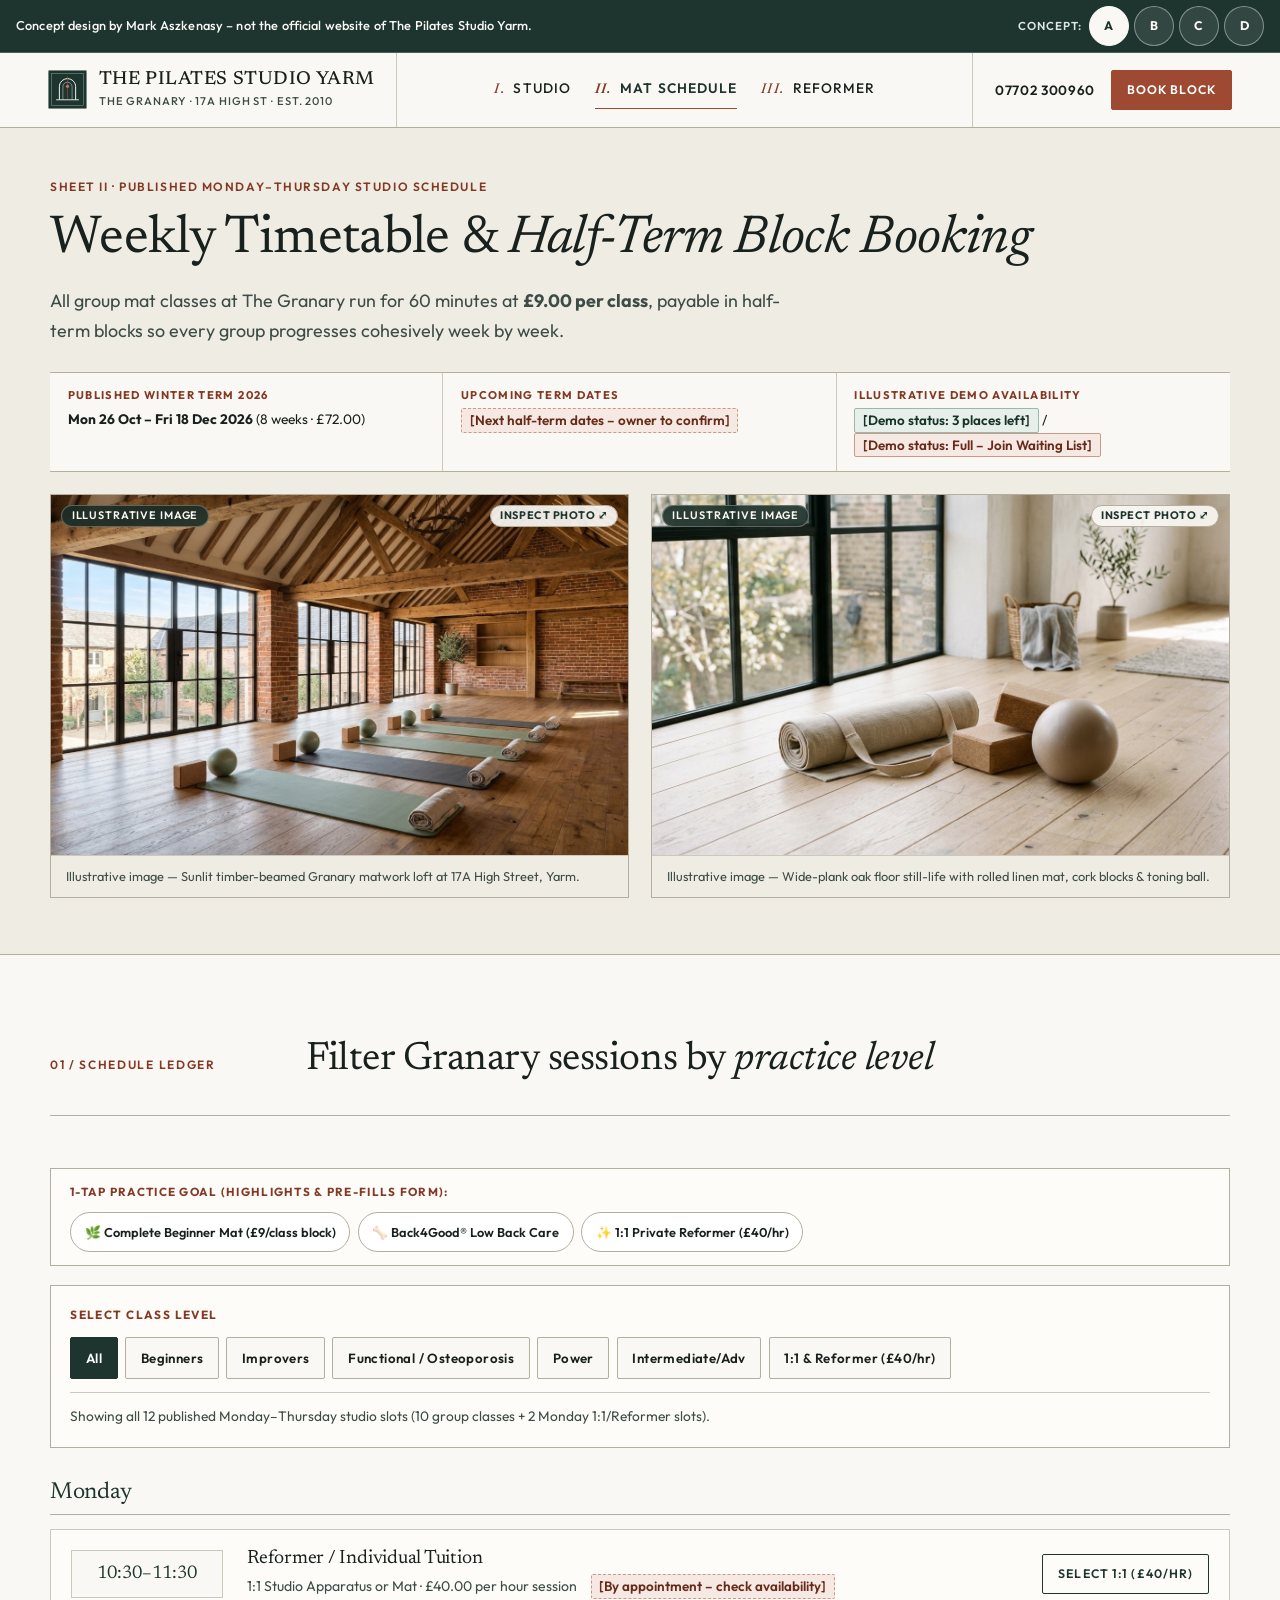
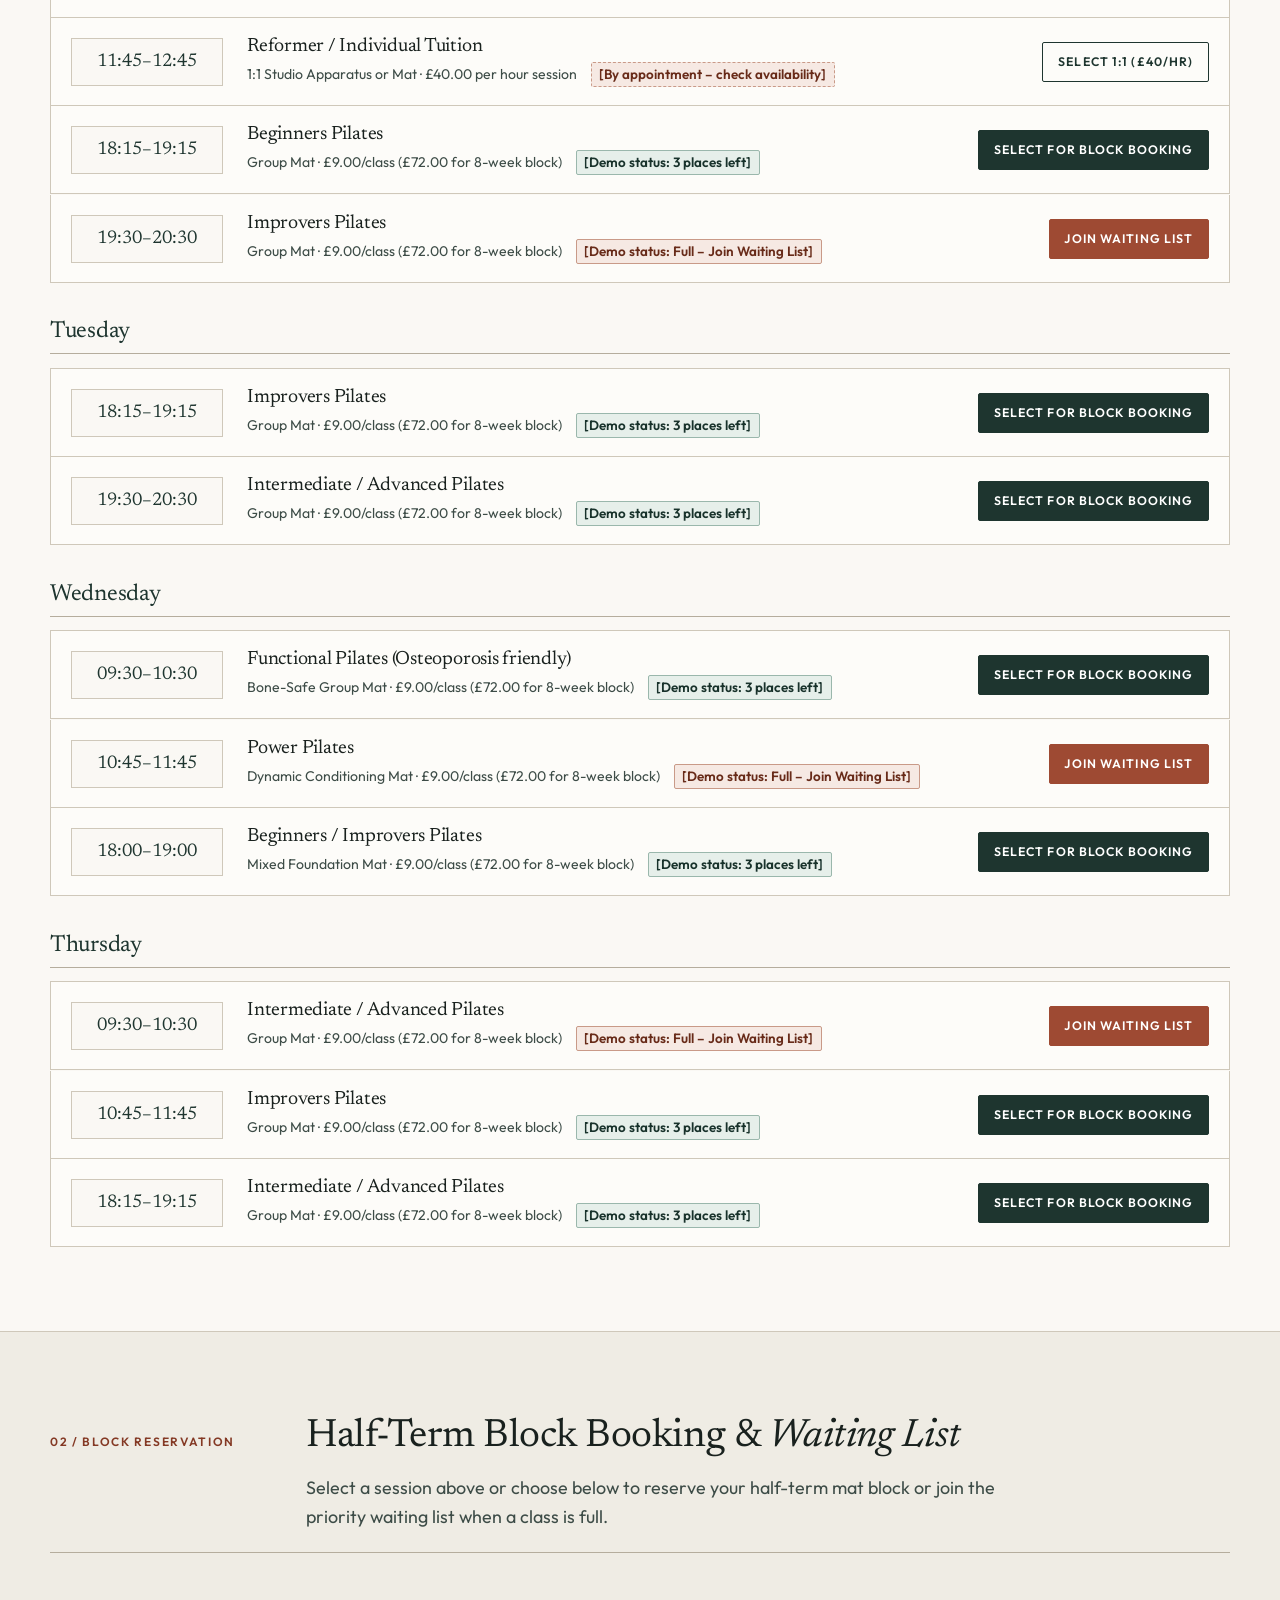
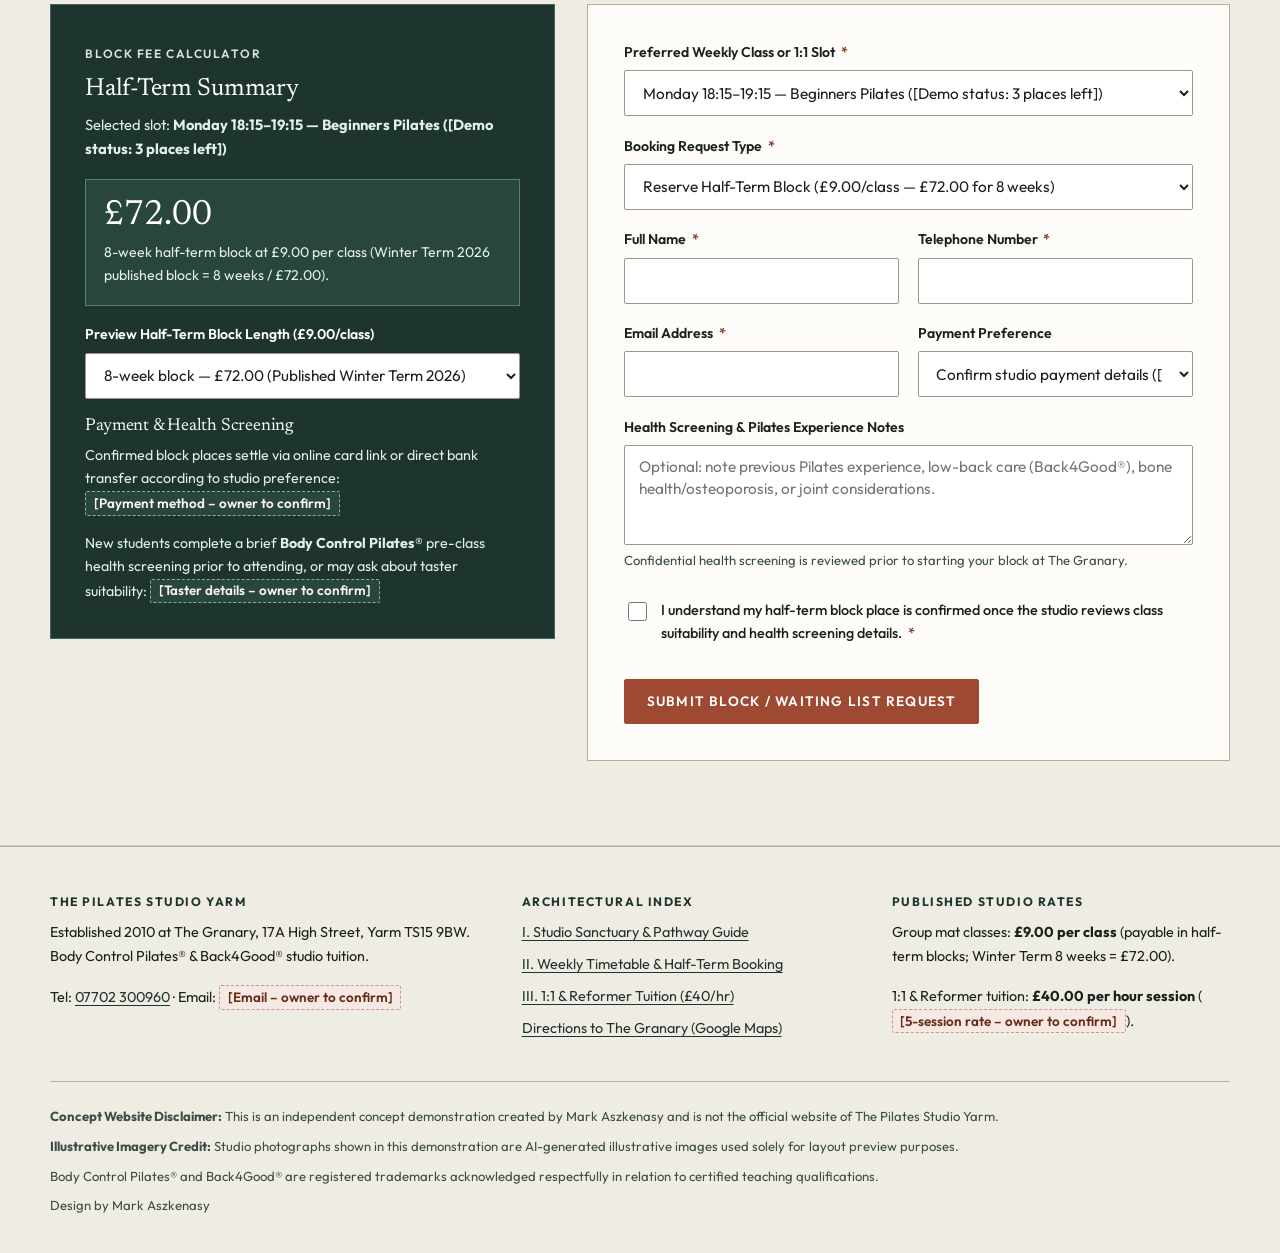
<file: timetable-booking.html>
<!DOCTYPE html>
<html lang="en-GB">
<head>
  <meta charset="utf-8">
  <meta name="viewport" content="width=device-width, initial-scale=1.0">
  <meta name="robots" content="noindex, nofollow">
  <meta name="theme-color" content="#1E352F">
  <title>Weekly Timetable &amp; Half-Term Block Booking | The Pilates Studio Yarm</title>
  <meta name="description" content="Interactive Monday to Thursday Pilates studio timetable and £9.00 per class half-term block booking demonstration for The Pilates Studio Yarm at The Granary, 17A High Street.">
  <link rel="icon" href="favicon.svg" type="image/svg+xml">
  <link rel="stylesheet" href="css/styles.css">
</head>
<body>
  <a class="skip-link" href="#main-content">Skip to main content</a>

  <div class="concept-banner" role="region" aria-label="Concept website notice">
    <div class="concept-banner-inner">
      <p>Concept design by Mark Aszkenasy – not the official website of The Pilates Studio Yarm.</p>
      <nav class="concept-switcher" aria-label="Concept version switcher">
        <span class="concept-switcher-label">Concept:</span>
        <a class="concept-pill is-active" href="index.html" aria-current="true">A</a>
        <a class="concept-pill" href="b/index.html">B</a>
        <a class="concept-pill" href="c/index.html">C</a>
        <a class="concept-pill" href="d/index.html">D</a>
      </nav>
    </div>
  </div>

  <!-- Asymmetric Architectural Editorial Masthead -->
  <header class="site-header">
    <div class="masthead-grid">
      <div class="masthead-brand-cell">
        <a class="brand-link" href="index.html">
          <img class="brand-mark" src="images/logo-mark.svg" alt="" width="40" height="40">
          <span class="brand-text">
            <span class="brand-name">The Pilates Studio Yarm</span>
            <span class="brand-sub-mobile">The Granary · 17A High St · Est. 2010</span>
          </span>
        </a>
      </div>

      <div class="masthead-coords-cell" aria-label="Studio location and heritage">
        <span><strong>The Granary · 17A High St</strong></span>
        <span>Yarm TS15 9BW · Est. 2010</span>
      </div>

      <button class="nav-toggle" type="button" aria-expanded="false" aria-controls="primary-nav">
        <svg class="nav-toggle-icon" viewBox="0 0 24 24" fill="none" stroke="currentColor" stroke-width="1.8" aria-hidden="true">
          <path d="M4 7h16M4 12h16M4 17h16" stroke-linecap="round"/>
        </svg>
        <span class="nav-toggle-text">Index</span>
      </button>

      <nav id="primary-nav" class="primary-nav" aria-label="Primary navigation">
        <ul class="nav-list">
          <li><a class="nav-link" href="index.html"><span class="nav-num">I.</span> Studio</a></li>
          <li><a class="nav-link" href="timetable-booking.html" aria-current="page"><span class="nav-num">II.</span> Mat Schedule</a></li>
          <li><a class="nav-link" href="reformer-tuition.html"><span class="nav-num">III.</span> Reformer</a></li>
        </ul>
        <div class="nav-mobile-meta">
          <a class="nav-mobile-phone" href="tel:07702300960">Tel: 07702 300960</a>
          <a class="btn btn-primary btn-sm" href="#booking-form">Book Block</a>
        </div>
      </nav>

      <div class="masthead-contact-cell">
        <a class="masthead-tel" href="tel:07702300960">07702 300960</a>
        <a class="btn btn-primary btn-sm" href="#booking-form">Book Block</a>
      </div>
    </div>
  </header>

  <main id="main-content">
    <!-- Architectural Sheet II Header -->
    <section class="folio-page-header">
      <div class="container">
        <span class="eyebrow">Sheet II · Published Monday–Thursday Studio Schedule</span>
        <h1>Weekly Timetable &amp; <em>Half-Term Block Booking</em></h1>
        <p class="lead">
          All group mat classes at The Granary run for 60 minutes at <strong>£9.00 per class</strong>, payable in half-term blocks so every group progresses cohesively week by week.
        </p>

        <div class="folio-meta-strip" aria-label="Term block specification">
          <div class="folio-meta-cell">
            <span class="folio-meta-label">Published Winter Term 2026</span>
            <strong>Mon 26 Oct – Fri 18 Dec 2026</strong> (8 weeks · £72.00)
          </div>
          <div class="folio-meta-cell">
            <span class="folio-meta-label">Upcoming Term Dates</span>
            <span class="ph">[Next half-term dates – owner to confirm]</span>
          </div>
          <div class="folio-meta-cell">
            <span class="folio-meta-label">Illustrative Demo Availability</span>
            <span class="ph status-open">[Demo status: 3 places left]</span> / <span class="ph status-full">[Demo status: Full – Join Waiting List]</span>
          </div>
        </div>

        <div class="arch-photo-diptych arch-photo-diptych-compact" aria-label="Granary matwork studio plates">
          <figure
            class="editorial-figure is-lightbox-trigger"
            tabindex="0"
            role="button"
            aria-label="Enlarge sunlit timber-beamed Granary Pilates loft photograph"
            data-lightbox-src="images/hero.jpg"
            data-lightbox-alt="Sunlit timber-beamed Granary Pilates loft with alignment mats and apparatus bathed in calm daylight"
            data-lightbox-caption="The Granary Mat Sanctuary — Small-group Monday–Thursday half-term blocks (£9.00/class) off 17A High Street."
            data-lightbox-cta="#booking-form"
            data-lightbox-cta-label="Jump to Block Booking"
          >
            <span class="arch-img-badge">Illustrative image</span>
            <span class="arch-zoom-pill" aria-hidden="true">Inspect Photo ⤢</span>
            <img
              src="images/hero.jpg"
              alt="Sunlit timber-beamed Granary Pilates loft with alignment mats and apparatus bathed in calm daylight"
              width="1440"
              height="803"
              fetchpriority="high"
            >
            <figcaption>
              Illustrative image — Sunlit timber-beamed Granary matwork loft at 17A High Street, Yarm.
            </figcaption>
          </figure>

          <figure
            class="editorial-figure is-lightbox-trigger"
            tabindex="0"
            role="button"
            aria-label="Enlarge oak floor Pilates mat, cork blocks and toning ball still-life photograph"
            data-lightbox-src="images/detail-2.jpg"
            data-lightbox-alt="Serene wide-plank oak studio floor still-life with rolled linen mat, natural cork alignment blocks and soft toning ball"
            data-lightbox-caption="Matwork Equipment — Rolled linen mat, cork alignment blocks and toning ball ready for progressive half-term practice."
            data-lightbox-cta="#booking-form"
            data-lightbox-cta-label="Jump to Block Booking"
          >
            <span class="arch-img-badge">Illustrative image</span>
            <span class="arch-zoom-pill" aria-hidden="true">Inspect Photo ⤢</span>
            <img
              src="images/detail-2.jpg"
              alt="Serene wide-plank oak studio floor still-life with rolled linen mat, natural cork alignment blocks and soft toning ball"
              width="1200"
              height="896"
            >
            <figcaption>
              Illustrative image — Wide-plank oak floor still-life with rolled linen mat, cork blocks &amp; toning ball.
            </figcaption>
          </figure>
        </div>
      </div>
    </section>

    <!-- Interactive Filter & Timetable -->
    <section id="schedule-section" class="section" aria-labelledby="schedule-heading">
      <div class="container">
        <div class="arch-section-head">
          <span class="arch-index-tag">01 / Schedule Ledger</span>
          <div>
            <h2 id="schedule-heading">Filter Granary sessions by <em>practice level</em></h2>
          </div>
        </div>

        <div class="goal-preset-bar goal-preset-bar-standalone" role="region" aria-label="1-tap practice goal presets">
          <span class="goal-preset-label">1-Tap Practice Goal (Highlights &amp; Pre-Fills Form):</span>
          <div class="goal-preset-pills">
            <button type="button" class="goal-preset-btn" data-goal-preset="beginner" aria-pressed="false">
              🌿 Complete Beginner Mat (£9/class block)
            </button>
            <button type="button" class="goal-preset-btn" data-goal-preset="back4good" aria-pressed="false">
              🦴 Back4Good® Low Back Care
            </button>
            <button type="button" class="goal-preset-btn" data-goal-preset="reformer" aria-pressed="false">
              ✨ 1:1 Private Reformer (£40/hr)
            </button>
          </div>
        </div>

        <div class="filter-toolbar" role="region" aria-label="Class level filter">
          <span class="filter-label">Select Class Level</span>
          <div class="filter-buttons">
            <button type="button" class="filter-btn" data-filter="all" aria-pressed="true">All</button>
            <button type="button" class="filter-btn" data-filter="beginners" aria-pressed="false">Beginners</button>
            <button type="button" class="filter-btn" data-filter="improvers" aria-pressed="false">Improvers</button>
            <button type="button" class="filter-btn" data-filter="functional" aria-pressed="false">Functional / Osteoporosis</button>
            <button type="button" class="filter-btn" data-filter="power" aria-pressed="false">Power</button>
            <button type="button" class="filter-btn" data-filter="intermediate" aria-pressed="false">Intermediate/Adv</button>
            <button type="button" class="filter-btn" data-filter="reformer" aria-pressed="false">1:1 &amp; Reformer (£40/hr)</button>
          </div>
          <p id="filter-count" class="filter-count" aria-live="polite">
            Showing all 12 published Monday–Thursday studio slots (10 group classes + 2 Monday 1:1/Reformer slots).
          </p>
        </div>

        <!-- MONDAY -->
        <div class="timetable-day-group">
          <h3 class="day-heading">Monday</h3>
          <div class="slot-stack">
            <article class="class-slot-card" data-levels="reformer" data-preset-tags="reformer,back4good">
              <div class="slot-time-badge">10:30–11:30</div>
              <div class="slot-details">
                <h4>Reformer / Individual Tuition</h4>
                <div class="slot-meta">
                  <span>1:1 Studio Apparatus or Mat · £40.00 per hour session</span>
                  <span class="ph">[By appointment – check availability]</span>
                </div>
              </div>
              <div class="slot-action">
                <button
                  type="button"
                  class="btn btn-outline btn-sm"
                  data-select-class="mon-1030-reformer"
                  data-select-mode="reformer"
                >
                  Select 1:1 (£40/hr)
                </button>
              </div>
            </article>

            <article class="class-slot-card" data-levels="reformer" data-preset-tags="reformer,back4good">
              <div class="slot-time-badge">11:45–12:45</div>
              <div class="slot-details">
                <h4>Reformer / Individual Tuition</h4>
                <div class="slot-meta">
                  <span>1:1 Studio Apparatus or Mat · £40.00 per hour session</span>
                  <span class="ph">[By appointment – check availability]</span>
                </div>
              </div>
              <div class="slot-action">
                <button
                  type="button"
                  class="btn btn-outline btn-sm"
                  data-select-class="mon-1145-reformer"
                  data-select-mode="reformer"
                >
                  Select 1:1 (£40/hr)
                </button>
              </div>
            </article>

            <article class="class-slot-card" data-levels="beginners" data-preset-tags="beginner,back4good">
              <div class="slot-time-badge">18:15–19:15</div>
              <div class="slot-details">
                <h4>Beginners Pilates</h4>
                <div class="slot-meta">
                  <span>Group Mat · £9.00/class (£72.00 for 8-week block)</span>
                  <span class="ph status-open">[Demo status: 3 places left]</span>
                </div>
              </div>
              <div class="slot-action">
                <button
                  type="button"
                  class="btn btn-eucalyptus btn-sm"
                  data-select-class="mon-1815-beginners"
                  data-select-mode="block"
                >
                  Select for Block Booking
                </button>
              </div>
            </article>

            <article class="class-slot-card" data-levels="improvers">
              <div class="slot-time-badge">19:30–20:30</div>
              <div class="slot-details">
                <h4>Improvers Pilates</h4>
                <div class="slot-meta">
                  <span>Group Mat · £9.00/class (£72.00 for 8-week block)</span>
                  <span class="ph status-full">[Demo status: Full – Join Waiting List]</span>
                </div>
              </div>
              <div class="slot-action">
                <button
                  type="button"
                  class="btn btn-primary btn-sm"
                  data-select-class="mon-1930-improvers"
                  data-select-mode="waitlist"
                >
                  Join Waiting List
                </button>
              </div>
            </article>
          </div>
        </div>

        <!-- TUESDAY -->
        <div class="timetable-day-group">
          <h3 class="day-heading">Tuesday</h3>
          <div class="slot-stack">
            <article class="class-slot-card" data-levels="improvers">
              <div class="slot-time-badge">18:15–19:15</div>
              <div class="slot-details">
                <h4>Improvers Pilates</h4>
                <div class="slot-meta">
                  <span>Group Mat · £9.00/class (£72.00 for 8-week block)</span>
                  <span class="ph status-open">[Demo status: 3 places left]</span>
                </div>
              </div>
              <div class="slot-action">
                <button
                  type="button"
                  class="btn btn-eucalyptus btn-sm"
                  data-select-class="tue-1815-improvers"
                  data-select-mode="block"
                >
                  Select for Block Booking
                </button>
              </div>
            </article>

            <article class="class-slot-card" data-levels="intermediate">
              <div class="slot-time-badge">19:30–20:30</div>
              <div class="slot-details">
                <h4>Intermediate / Advanced Pilates</h4>
                <div class="slot-meta">
                  <span>Group Mat · £9.00/class (£72.00 for 8-week block)</span>
                  <span class="ph status-open">[Demo status: 3 places left]</span>
                </div>
              </div>
              <div class="slot-action">
                <button
                  type="button"
                  class="btn btn-eucalyptus btn-sm"
                  data-select-class="tue-1930-intadv"
                  data-select-mode="block"
                >
                  Select for Block Booking
                </button>
              </div>
            </article>
          </div>
        </div>

        <!-- WEDNESDAY -->
        <div class="timetable-day-group">
          <h3 class="day-heading">Wednesday</h3>
          <div class="slot-stack">
            <article class="class-slot-card" data-levels="functional" data-preset-tags="back4good">
              <div class="slot-time-badge">09:30–10:30</div>
              <div class="slot-details">
                <h4>Functional Pilates (Osteoporosis friendly)</h4>
                <div class="slot-meta">
                  <span>Bone-Safe Group Mat · £9.00/class (£72.00 for 8-week block)</span>
                  <span class="ph status-open">[Demo status: 3 places left]</span>
                </div>
              </div>
              <div class="slot-action">
                <button
                  type="button"
                  class="btn btn-eucalyptus btn-sm"
                  data-select-class="wed-0930-functional"
                  data-select-mode="block"
                >
                  Select for Block Booking
                </button>
              </div>
            </article>

            <article class="class-slot-card" data-levels="power">
              <div class="slot-time-badge">10:45–11:45</div>
              <div class="slot-details">
                <h4>Power Pilates</h4>
                <div class="slot-meta">
                  <span>Dynamic Conditioning Mat · £9.00/class (£72.00 for 8-week block)</span>
                  <span class="ph status-full">[Demo status: Full – Join Waiting List]</span>
                </div>
              </div>
              <div class="slot-action">
                <button
                  type="button"
                  class="btn btn-primary btn-sm"
                  data-select-class="wed-1045-power"
                  data-select-mode="waitlist"
                >
                  Join Waiting List
                </button>
              </div>
            </article>

            <article class="class-slot-card" data-levels="beginners,improvers" data-preset-tags="beginner,back4good">
              <div class="slot-time-badge">18:00–19:00</div>
              <div class="slot-details">
                <h4>Beginners / Improvers Pilates</h4>
                <div class="slot-meta">
                  <span>Mixed Foundation Mat · £9.00/class (£72.00 for 8-week block)</span>
                  <span class="ph status-open">[Demo status: 3 places left]</span>
                </div>
              </div>
              <div class="slot-action">
                <button
                  type="button"
                  class="btn btn-eucalyptus btn-sm"
                  data-select-class="wed-1800-begimp"
                  data-select-mode="block"
                >
                  Select for Block Booking
                </button>
              </div>
            </article>
          </div>
        </div>

        <!-- THURSDAY -->
        <div class="timetable-day-group" style="margin-bottom:0;">
          <h3 class="day-heading">Thursday</h3>
          <div class="slot-stack">
            <article class="class-slot-card" data-levels="intermediate">
              <div class="slot-time-badge">09:30–10:30</div>
              <div class="slot-details">
                <h4>Intermediate / Advanced Pilates</h4>
                <div class="slot-meta">
                  <span>Group Mat · £9.00/class (£72.00 for 8-week block)</span>
                  <span class="ph status-full">[Demo status: Full – Join Waiting List]</span>
                </div>
              </div>
              <div class="slot-action">
                <button
                  type="button"
                  class="btn btn-primary btn-sm"
                  data-select-class="thu-0930-intadv"
                  data-select-mode="waitlist"
                >
                  Join Waiting List
                </button>
              </div>
            </article>

            <article class="class-slot-card" data-levels="improvers" data-preset-tags="back4good">
              <div class="slot-time-badge">10:45–11:45</div>
              <div class="slot-details">
                <h4>Improvers Pilates</h4>
                <div class="slot-meta">
                  <span>Group Mat · £9.00/class (£72.00 for 8-week block)</span>
                  <span class="ph status-open">[Demo status: 3 places left]</span>
                </div>
              </div>
              <div class="slot-action">
                <button
                  type="button"
                  class="btn btn-eucalyptus btn-sm"
                  data-select-class="thu-1045-improvers"
                  data-select-mode="block"
                >
                  Select for Block Booking
                </button>
              </div>
            </article>

            <article class="class-slot-card" data-levels="intermediate">
              <div class="slot-time-badge">18:15–19:15</div>
              <div class="slot-details">
                <h4>Intermediate / Advanced Pilates</h4>
                <div class="slot-meta">
                  <span>Group Mat · £9.00/class (£72.00 for 8-week block)</span>
                  <span class="ph status-open">[Demo status: 3 places left]</span>
                </div>
              </div>
              <div class="slot-action">
                <button
                  type="button"
                  class="btn btn-eucalyptus btn-sm"
                  data-select-class="thu-1815-intadv"
                  data-select-mode="block"
                >
                  Select for Block Booking
                </button>
              </div>
            </article>
          </div>
        </div>
      </div>
    </section>

    <!-- Half-Term Block Booking / Waiting List Form -->
    <section id="booking-form" class="section section-stone" aria-labelledby="booking-heading">
      <div class="container">
        <div class="arch-section-head">
          <span class="arch-index-tag">02 / Block Reservation</span>
          <div>
            <h2 id="booking-heading">Half-Term Block Booking &amp; <em>Waiting List</em></h2>
            <p class="lead" style="margin-bottom:0;">
              Select a session above or choose below to reserve your half-term mat block or join the priority waiting list when a class is full.
            </p>
          </div>
        </div>

        <div class="booking-layout">
          <aside class="calculator-card dark-surface" aria-label="Half-term block fee summary">
            <span class="eyebrow">Block Fee Calculator</span>
            <h3>Half-Term Summary</h3>
            <p style="font-size:0.92rem; color:#E3EFEA;">
              Selected slot: <strong id="calc-selected-slot">Monday 18:15–19:15 — Beginners Pilates</strong>
            </p>

            <div class="calc-total-box" aria-live="polite">
              <span id="calc-figure" class="calc-figure">£72.00</span>
              <span id="calc-sub" class="calc-sub">8-week half-term block at £9.00 per class (Winter Term 2026 published block = 8 weeks / £72.00).</span>
            </div>

            <div class="form-field" style="margin-bottom:1.15rem;">
              <label for="calc-weeks" style="color:#FFFFFF;">Preview Half-Term Block Length (£9.00/class)</label>
              <select id="calc-weeks">
                <option value="8" selected>8-week block — £72.00 (Published Winter Term 2026)</option>
                <option value="7">7-week half-term example — £63.00</option>
                <option value="6">6-week half-term example — £54.00</option>
              </select>
            </div>

            <h4 style="font-size:1.08rem; margin-bottom:0.45rem;">Payment &amp; Health Screening</h4>
            <p style="font-size:0.89rem; color:#E3EFEA;">
              Confirmed block places settle via online card link or direct bank transfer according to studio preference: <span class="ph">[Payment method – owner to confirm]</span>
            </p>
            <p style="font-size:0.89rem; color:#E3EFEA; margin-bottom:0;">
              New students complete a brief <strong>Body Control Pilates®</strong> pre-class health screening prior to attending, or may ask about taster suitability: <span class="ph">[Taster details – owner to confirm]</span>
            </p>
          </aside>

          <div class="form-card">
            <form data-demo-form novalidate>
              <div class="form-grid">
                <div class="form-field">
                  <label for="booking-class">Preferred Weekly Class or 1:1 Slot <span class="required-mark" aria-hidden="true">*</span></label>
                  <select id="booking-class" name="booking_class" required aria-describedby="err-booking-class">
                    <option value="mon-1815-beginners">Monday 18:15–19:15 — Beginners Pilates ([Demo status: 3 places left])</option>
                    <option value="mon-1930-improvers">Monday 19:30–20:30 — Improvers Pilates ([Demo status: Full – Join Waiting List])</option>
                    <option value="tue-1815-improvers">Tuesday 18:15–19:15 — Improvers Pilates ([Demo status: 3 places left])</option>
                    <option value="tue-1930-intadv">Tuesday 19:30–20:30 — Intermediate / Advanced Pilates ([Demo status: 3 places left])</option>
                    <option value="wed-0930-functional">Wednesday 09:30–10:30 — Functional Pilates / Osteoporosis friendly ([Demo status: 3 places left])</option>
                    <option value="wed-1045-power">Wednesday 10:45–11:45 — Power Pilates ([Demo status: Full – Join Waiting List])</option>
                    <option value="wed-1800-begimp">Wednesday 18:00–19:00 — Beginners / Improvers Pilates ([Demo status: 3 places left])</option>
                    <option value="thu-0930-intadv">Thursday 09:30–10:30 — Intermediate / Advanced Pilates ([Demo status: Full – Join Waiting List])</option>
                    <option value="thu-1045-improvers">Thursday 10:45–11:45 — Improvers Pilates ([Demo status: 3 places left])</option>
                    <option value="thu-1815-intadv">Thursday 18:15–19:15 — Intermediate / Advanced Pilates ([Demo status: 3 places left])</option>
                    <option value="mon-1030-reformer">Monday 10:30–11:30 — 1:1 &amp; Reformer Tuition (£40.00/hr by appointment)</option>
                    <option value="mon-1145-reformer">Monday 11:45–12:45 — 1:1 &amp; Reformer Tuition (£40.00/hr by appointment)</option>
                  </select>
                  <span id="err-booking-class" class="field-error" hidden></span>
                </div>

                <div class="form-field">
                  <label for="booking-mode">Booking Request Type <span class="required-mark" aria-hidden="true">*</span></label>
                  <select id="booking-mode" name="booking_mode" required aria-describedby="err-booking-mode">
                    <option value="block">Reserve Half-Term Block (£9.00/class — £72.00 for 8 weeks)</option>
                    <option value="waitlist">Join Priority Waiting List (No payment until a space opens)</option>
                    <option value="reformer">Request 1:1 / Reformer Session (£40.00 per hour)</option>
                  </select>
                  <span id="err-booking-mode" class="field-error" hidden></span>
                </div>

                <div class="form-grid form-grid-2">
                  <div class="form-field">
                    <label for="booking-name">Full Name <span class="required-mark" aria-hidden="true">*</span></label>
                    <input type="text" id="booking-name" name="full_name" autocomplete="name" required aria-describedby="err-booking-name">
                    <span id="err-booking-name" class="field-error" hidden></span>
                  </div>

                  <div class="form-field">
                    <label for="booking-phone">Telephone Number <span class="required-mark" aria-hidden="true">*</span></label>
                    <input type="tel" id="booking-phone" name="phone" autocomplete="tel" required aria-describedby="err-booking-phone">
                    <span id="err-booking-phone" class="field-error" hidden></span>
                  </div>
                </div>

                <div class="form-grid form-grid-2">
                  <div class="form-field">
                    <label for="booking-email">Email Address <span class="required-mark" aria-hidden="true">*</span></label>
                    <input type="email" id="booking-email" name="email" autocomplete="email" required aria-describedby="err-booking-email">
                    <span id="err-booking-email" class="field-error" hidden></span>
                  </div>

                  <div class="form-field">
                    <label for="booking-payment">Payment Preference</label>
                    <select id="booking-payment" name="payment_preference">
                      <option value="confirm">Confirm studio payment details ([Payment method – owner to confirm])</option>
                      <option value="bacs">Bank transfer once block place confirmed</option>
                      <option value="card">Online card checkout (live option)</option>
                    </select>
                  </div>
                </div>

                <div class="form-field">
                  <label for="booking-health">Health Screening &amp; Pilates Experience Notes</label>
                  <textarea
                    id="booking-health"
                    name="health_notes"
                    placeholder="Optional: note previous Pilates experience, low-back care (Back4Good®), bone health/osteoporosis, or joint considerations."
                  ></textarea>
                  <span class="field-hint">Confidential health screening is reviewed prior to starting your block at The Granary.</span>
                </div>

                <div class="form-field">
                  <div class="checkbox-row">
                    <input type="checkbox" id="booking-consent" name="screening_consent" required aria-describedby="err-booking-consent">
                    <label for="booking-consent">
                      I understand my half-term block place is confirmed once the studio reviews class suitability and health screening details. <span class="required-mark" aria-hidden="true">*</span>
                    </label>
                  </div>
                  <span id="err-booking-consent" class="field-error" hidden></span>
                </div>

                <div>
                  <button type="submit" class="btn btn-primary">Submit Block / Waiting List Request</button>
                </div>

                <div class="form-confirmation" role="status" aria-live="polite" hidden></div>
              </div>
            </form>
          </div>
        </div>
      </div>
    </section>
  </main>

  <footer class="site-footer">
    <div class="container">
      <div class="footer-grid">
        <div>
          <h2 class="footer-heading">The Pilates Studio Yarm</h2>
          <p>
            Established 2010 at The Granary, 17A High Street, Yarm TS15 9BW.<br>
            Body Control Pilates® &amp; Back4Good® studio tuition.
          </p>
          <p>
            Tel: <a href="tel:07702300960">07702 300960</a> · Email: <span class="ph">[Email – owner to confirm]</span>
          </p>
        </div>

        <div>
          <h2 class="footer-heading">Architectural Index</h2>
          <ul class="footer-links">
            <li><a href="index.html">I. Studio Sanctuary &amp; Pathway Guide</a></li>
            <li><a href="timetable-booking.html">II. Weekly Timetable &amp; Half-Term Booking</a></li>
            <li><a href="reformer-tuition.html">III. 1:1 &amp; Reformer Tuition (£40/hr)</a></li>
            <li>
              <a
                href="https://www.google.com/maps/search/?api=1&amp;query=The+Pilates+Studio+Yarm+The+Granary+17A+High+Street+Yarm+TS15+9BW"
                target="_blank"
                rel="noopener noreferrer"
              >
                Directions to The Granary (Google Maps)
              </a>
            </li>
          </ul>
        </div>

        <div>
          <h2 class="footer-heading">Published Studio Rates</h2>
          <p>Group mat classes: <strong>£9.00 per class</strong> (payable in half-term blocks; Winter Term 8 weeks = £72.00).</p>
          <p>1:1 &amp; Reformer tuition: <strong>£40.00 per hour session</strong> (<span class="ph">[5-session rate – owner to confirm]</span>).</p>
        </div>
      </div>

      <div class="footer-legal">
        <p><strong>Concept Website Disclaimer:</strong> This is an independent concept demonstration created by Mark Aszkenasy and is not the official website of The Pilates Studio Yarm.</p>
        <p><strong>Illustrative Imagery Credit:</strong> Studio photographs shown in this demonstration are AI-generated illustrative images used solely for layout preview purposes.</p>
        <p>Body Control Pilates® and Back4Good® are registered trademarks acknowledged respectfully in relation to certified teaching qualifications.</p>
        <p>Design by Mark Aszkenasy</p>
      </div>
    </div>
  </footer>

  <div class="micro-toast" id="micro-toast" role="status" aria-live="polite" hidden></div>

  <dialog class="editorial-lightbox" id="photo-lightbox" aria-label="Studio photograph viewer">
    <div class="lightbox-card">
      <div class="lightbox-topbar">
        <span class="lightbox-ill-tag">Illustrative image</span>
        <button type="button" class="lightbox-close" data-lightbox-close aria-label="Close photograph viewer">✕ Close</button>
      </div>
      <div class="lightbox-stage">
        <img id="lightbox-img" src="images/hero.jpg" alt="" width="1200" height="896">
      </div>
      <div class="lightbox-meta">
        <p id="lightbox-caption" class="lightbox-caption"></p>
        <a id="lightbox-cta" class="btn btn-primary btn-sm" href="#booking-form">Jump to Booking</a>
      </div>
    </div>
  </dialog>

  <!-- Frosted Glass Safe-Area Floating Mobile Action Bar -->
  <nav class="mobile-action-bar" aria-label="Quick studio actions">
    <a class="mobile-action-link" href="tel:07702300960">Call Studio</a>
    <a class="mobile-action-link action-accent" href="#booking-form">Book Block</a>
    <a class="mobile-action-link" href="reformer-tuition.html">1:1 Reformer</a>
  </nav>

  <script src="js/main.js"></script>
</body>
</html>
</file>
<file: css/styles.css>
/* ==========================================================================
   The Pilates Studio Yarm — Kinfolk / Cereal Architectural Sanctuary Magazine
   Sunlit Chalk Linen (#FAF8F4) · Warm Travertine (#EFECE4) · Deep Eucalyptus (#1E352F)
   Terracotta Clay (#9E4A33) · Hairline 1px Architectural Rules · WCAG AA+ Contrast
   Self-hosted Newsreader & Outfit WOFF2 only · Zero external requests
   ========================================================================== */

@font-face {
  font-family: 'Newsreader';
  src: url('../fonts/newsreader-latin.woff2') format('woff2');
  font-weight: 300 700;
  font-style: normal;
  font-display: swap;
}

@font-face {
  font-family: 'Newsreader';
  src: url('../fonts/newsreader-latin-italic.woff2') format('woff2');
  font-weight: 300 700;
  font-style: italic;
  font-display: swap;
}

@font-face {
  font-family: 'Outfit';
  src: url('../fonts/outfit-latin.woff2') format('woff2');
  font-weight: 300 700;
  font-style: normal;
  font-display: swap;
}

:root {
  --linen: #FAF8F4;
  --stone: #EFECE4;
  --stone-deep: #E2DDD1;
  --vellum: #FDFCF9;
  --eucalyptus: #1E352F;
  --eucalyptus-mid: #29463E;
  --eucalyptus-rule: #42665C;
  --terracotta: #9E4A33;
  --terracotta-hover: #813925;
  --terracotta-ink: #843924;
  --charcoal: #19211E;
  --muted: #3D4C47;
  --hairline: #CFC8BA;
  --hairline-strong: #B5AD9D;
  --sage-wash: #E6EFEA;
  --sage-ink: #18322B;

  --ph-bg: #F6E9E3;
  --ph-border: #C99A88;
  --ph-text: #682B19;

  --font-serif: 'Newsreader', Georgia, 'Times New Roman', serif;
  --font-sans: 'Outfit', -apple-system, BlinkMacSystemFont, 'Segoe UI', sans-serif;

  --radius-arch: 2px;
  --container-max: 1260px;
}

*,
*::before,
*::after {
  box-sizing: border-box;
}

html {
  scroll-behavior: smooth;
  -webkit-text-size-adjust: 100%;
  max-width: 100%;
}

@media (prefers-reduced-motion: reduce) {
  html {
    scroll-behavior: auto;
  }
  *,
  *::before,
  *::after {
    animation-duration: 0.01ms !important;
    transition-duration: 0.01ms !important;
  }
}

body {
  margin: 0;
  background-color: var(--linen);
  color: var(--charcoal);
  font-family: var(--font-sans);
  font-size: 1rem;
  line-height: 1.65;
  font-weight: 400;
  max-width: 100%;
  overflow-x: clip;
  padding-bottom: 4.75rem;
}

@media (min-width: 980px) {
  body {
    padding-bottom: 0;
  }
}

img,
svg {
  display: block;
  max-width: 100%;
  height: auto;
}

a {
  color: var(--eucalyptus);
  text-underline-offset: 0.22em;
  transition: color 0.18s ease, background-color 0.18s ease, border-color 0.18s ease;
}

a:hover {
  color: var(--terracotta-ink);
}

:focus-visible {
  outline: 2.5px solid var(--terracotta);
  outline-offset: 3px;
}

.dark-surface :focus-visible,
.concept-banner :focus-visible,
.mobile-action-bar :focus-visible {
  outline: 2.5px solid var(--linen);
  outline-offset: 3px;
}

/* Skip Link */
.skip-link {
  position: absolute;
  left: 0.75rem;
  top: -100px;
  z-index: 2200;
  background-color: var(--eucalyptus);
  color: #FFFFFF;
  padding: 0.65rem 1.1rem;
  border-radius: var(--radius-arch);
  font-weight: 600;
  text-decoration: none;
}

.skip-link:focus {
  top: 0.75rem;
}

/* 1. Persistent Slim Top Concept Banner (<= 84px at 390px, >= 40px pills) */
.concept-banner {
  background-color: var(--eucalyptus);
  color: #FAF8F4;
  font-size: 0.73rem;
  line-height: 1.26;
  padding: 0.28rem 0.7rem;
  border-bottom: 1px solid var(--eucalyptus-rule);
  overflow-wrap: anywhere;
}

.concept-banner-inner {
  max-width: var(--container-max);
  margin: 0 auto;
  display: flex;
  flex-direction: row;
  align-items: center;
  justify-content: space-between;
  gap: 0.5rem;
  text-align: left;
}

@media (min-width: 760px) {
  .concept-banner {
    font-size: 0.8rem;
    line-height: 1.4;
    padding: 0.36rem 1rem;
  }
  .concept-banner-inner {
    gap: 1rem;
  }
}

.concept-banner p {
  margin: 0;
  font-weight: 500;
  letter-spacing: 0.01em;
  min-width: 0;
  flex: 1 1 auto;
}

.concept-switcher {
  display: inline-flex;
  align-items: center;
  flex-wrap: nowrap;
  justify-content: flex-end;
  gap: 0.22rem;
  flex-shrink: 0;
}

.concept-switcher-label {
  display: none;
  font-size: 0.72rem;
  font-weight: 600;
  text-transform: uppercase;
  letter-spacing: 0.08em;
  color: #DCE8E3;
  margin-right: 0.12rem;
}

@media (min-width: 640px) {
  .concept-switcher-label {
    display: inline;
  }
  .concept-switcher {
    gap: 0.32rem;
  }
}

.concept-pill {
  display: inline-flex;
  align-items: center;
  justify-content: center;
  min-width: 40px;
  min-height: 40px;
  padding: 0 0.5rem;
  border-radius: 999px;
  border: 1px solid rgba(250, 248, 244, 0.42);
  background-color: rgba(255, 255, 255, 0.09);
  color: #FAF8F4;
  font-family: var(--font-sans);
  font-size: 0.78rem;
  font-weight: 700;
  text-decoration: none;
  line-height: 1;
}

.concept-pill:hover {
  background-color: rgba(250, 248, 244, 0.22);
  color: #FFFFFF;
}

.concept-pill.is-active,
.concept-pill[aria-current="page"],
.concept-pill[aria-current="true"] {
  background-color: #FAF8F4;
  color: #1E352F;
  border-color: #FAF8F4;
}

/* Containers & Architectural Sections */
.container {
  width: 100%;
  max-width: var(--container-max);
  margin: 0 auto;
  padding-left: clamp(1rem, 3.8vw, 2.5rem);
  padding-right: clamp(1rem, 3.8vw, 2.5rem);
}

.section {
  padding-top: clamp(3.5rem, 6.5vw, 6rem);
  padding-bottom: clamp(3.5rem, 6.5vw, 6rem);
}

.section-stone {
  background-color: var(--stone);
  border-top: 1px solid var(--hairline);
  border-bottom: 1px solid var(--hairline);
}

.section-eucalyptus {
  background-color: var(--eucalyptus);
  color: var(--linen);
  border-top: 1px solid var(--eucalyptus-rule);
}

/* Architectural Section Index Bar */
.arch-section-head {
  display: grid;
  grid-template-columns: 1fr;
  gap: 0.6rem;
  padding-bottom: 1.25rem;
  margin-bottom: clamp(2rem, 4vw, 3.25rem);
  border-bottom: 1px solid var(--hairline-strong);
}

@media (min-width: 820px) {
  .arch-section-head {
    grid-template-columns: 14rem minmax(0, 1fr);
    gap: 2rem;
    align-items: baseline;
  }
}

.dark-surface .arch-section-head {
  border-bottom-color: var(--eucalyptus-rule);
}

.arch-index-tag {
  font-family: var(--font-sans);
  font-size: 0.75rem;
  font-weight: 600;
  text-transform: uppercase;
  letter-spacing: 0.14em;
  color: var(--terracotta-ink);
}

.dark-surface .arch-index-tag {
  color: #D7E5DF;
}

/* Typography */
h1,
h2,
h3,
h4 {
  font-family: var(--font-serif);
  font-weight: 400;
  line-height: 1.15;
  margin-top: 0;
  color: var(--charcoal);
  letter-spacing: -0.012em;
}

.dark-surface h1,
.dark-surface h2,
.dark-surface h3,
.dark-surface h4 {
  color: #FAF8F4;
}

h1 {
  font-size: clamp(2.05rem, 4.4vw, 3.35rem);
  margin-bottom: 1rem;
}

h1 em,
h2 em,
h3 em {
  font-style: italic;
  font-weight: 400;
}

h2 {
  font-size: clamp(1.7rem, 3.1vw, 2.55rem);
  margin-bottom: 0.75rem;
}

h3 {
  font-size: clamp(1.25rem, 2vw, 1.55rem);
  margin-bottom: 0.5rem;
}

p {
  margin-top: 0;
  margin-bottom: 1rem;
}

.eyebrow {
  display: inline-block;
  font-family: var(--font-sans);
  font-size: 0.75rem;
  font-weight: 600;
  text-transform: uppercase;
  letter-spacing: 0.13em;
  color: var(--terracotta-ink);
  margin-bottom: 0.75rem;
}

.dark-surface .eyebrow {
  color: #D7E5DF;
}

.lead {
  font-size: clamp(1.02rem, 1.4vw, 1.16rem);
  color: var(--muted);
  max-width: 62ch;
}

.dark-surface .lead {
  color: #DCE8E3;
}

/* Placeholder Tags (.ph) — Strict Overflow & Contrast Compliance */
.ph {
  display: inline-block;
  max-width: 100%;
  background-color: var(--ph-bg);
  color: var(--ph-text);
  border: 1px dashed var(--ph-border);
  border-radius: var(--radius-arch);
  padding: 0.12rem 0.48rem;
  font-family: var(--font-sans);
  font-size: 0.84rem;
  font-weight: 600;
  line-height: 1.4;
  overflow-wrap: anywhere;
  word-break: break-word;
  vertical-align: baseline;
}

.dark-surface .ph {
  background-color: var(--eucalyptus-mid);
  color: #FAF2EC;
  border-color: #88ACA2;
}

.ph.status-open {
  background-color: var(--sage-wash);
  color: var(--sage-ink);
  border-style: solid;
  border-color: #9AB7AC;
}

.ph.status-full {
  background-color: var(--ph-bg);
  color: var(--ph-text);
  border-style: solid;
  border-color: var(--ph-border);
}

/* ==========================================================================
   2. Bespoke Header Architecture — Asymmetric Architectural Editorial Masthead
   Compartmentalised drawing-sheet masthead with 1px vertical & horizontal rules
   ========================================================================== */
.site-header {
  background-color: var(--linen);
  border-bottom: 1px solid var(--hairline-strong);
  position: sticky;
  top: 0;
  z-index: 1000;
}

.masthead-grid {
  max-width: var(--container-max);
  margin: 0 auto;
  padding: 0 clamp(0.85rem, 3vw, 2.5rem);
  display: flex;
  align-items: stretch;
  justify-content: space-between;
  min-height: 4.4rem;
  position: relative;
}

.masthead-brand-cell {
  display: flex;
  align-items: center;
  padding: 0.55rem 0.75rem 0.55rem 0;
  min-width: 0;
}

.brand-link {
  display: inline-flex;
  align-items: center;
  gap: 0.75rem;
  text-decoration: none;
  color: var(--charcoal);
  min-width: 0;
}

.brand-link:hover {
  color: var(--eucalyptus);
}

.brand-mark {
  width: 2.4rem;
  height: 2.4rem;
  flex-shrink: 0;
}

.brand-text {
  display: flex;
  flex-direction: column;
  min-width: 0;
}

.brand-name {
  font-family: var(--font-serif);
  font-size: clamp(0.98rem, 2vw, 1.18rem);
  font-weight: 500;
  letter-spacing: 0.03em;
  text-transform: uppercase;
  line-height: 1.15;
  color: var(--charcoal);
}

.brand-sub-mobile {
  font-size: 0.7rem;
  color: var(--muted);
  letter-spacing: 0.08em;
  text-transform: uppercase;
  font-weight: 500;
  margin-top: 0.12rem;
}

.masthead-coords-cell {
  display: none;
}

.masthead-contact-cell {
  display: none;
}

.nav-toggle {
  align-self: center;
  display: inline-flex;
  align-items: center;
  justify-content: center;
  gap: 0.45rem;
  min-height: 44px;
  min-width: 44px;
  padding: 0.45rem 0.8rem;
  background-color: var(--vellum);
  color: var(--charcoal);
  border: 1px solid var(--hairline-strong);
  border-radius: var(--radius-arch);
  font-family: var(--font-sans);
  font-size: 0.78rem;
  font-weight: 600;
  text-transform: uppercase;
  letter-spacing: 0.1em;
  cursor: pointer;
  flex-shrink: 0;
}

.nav-toggle:hover {
  border-color: var(--eucalyptus);
  color: var(--eucalyptus);
}

.nav-toggle-icon {
  width: 1.05rem;
  height: 1.05rem;
}

.primary-nav {
  display: none;
  position: absolute;
  top: 100%;
  left: 0;
  right: 0;
  background-color: var(--vellum);
  border-top: 1px solid var(--hairline);
  border-bottom: 2px solid var(--eucalyptus);
  padding: 0.5rem clamp(1rem, 3.8vw, 2.5rem) 1.25rem;
  box-shadow: 0 18px 34px rgba(25, 33, 30, 0.1);
}

.primary-nav.is-open {
  display: block;
}

.nav-list {
  list-style: none;
  margin: 0;
  padding: 0;
  display: flex;
  flex-direction: column;
}

.nav-list li {
  border-bottom: 1px solid var(--hairline);
}

.nav-list li:last-child {
  border-bottom: none;
}

.nav-link {
  display: flex;
  align-items: baseline;
  gap: 0.55rem;
  padding: 0.8rem 0.25rem;
  text-decoration: none;
  color: var(--charcoal);
  font-size: 0.94rem;
  font-weight: 500;
  letter-spacing: 0.02em;
}

.nav-num {
  font-family: var(--font-serif);
  font-style: italic;
  font-size: 0.88rem;
  color: var(--terracotta-ink);
}

.nav-link:hover,
.nav-link[aria-current="page"] {
  color: var(--eucalyptus);
}

.nav-link[aria-current="page"] {
  font-weight: 600;
}

.nav-mobile-meta {
  padding-top: 0.9rem;
  display: flex;
  flex-wrap: wrap;
  align-items: center;
  justify-content: space-between;
  gap: 0.75rem;
  font-size: 0.85rem;
}

.nav-mobile-phone {
  font-weight: 600;
  color: var(--eucalyptus);
  text-decoration: none;
}

@media (min-width: 980px) {
  .nav-toggle,
  .nav-mobile-meta,
  .masthead-coords-cell {
    display: none;
  }

  .brand-sub-mobile {
    display: block;
    white-space: nowrap;
  }

  .masthead-grid {
    display: grid;
    grid-template-columns: max-content 1fr max-content;
    align-items: stretch;
    gap: 0;
    min-height: 4.65rem;
  }

  .masthead-brand-cell {
    padding: 0.65rem 1.35rem 0.65rem 0;
    border-right: 1px solid var(--hairline);
    min-width: max-content;
  }

  .brand-link,
  .brand-text {
    min-width: max-content;
  }

  .primary-nav {
    display: flex;
    align-items: center;
    justify-content: center;
    position: static;
    background: transparent;
    border: none;
    border-right: 1px solid var(--hairline);
    box-shadow: none;
    padding: 0 1.15rem;
  }

  .nav-list {
    flex-direction: row;
    align-items: center;
    gap: 1.5rem;
  }

  .nav-list li {
    border-bottom: none;
  }

  .nav-link {
    padding: 0.4rem 0;
    font-size: 0.86rem;
    text-transform: uppercase;
    letter-spacing: 0.08em;
    border-bottom: 1.5px solid transparent;
    white-space: nowrap;
  }

  .brand-name {
    white-space: nowrap;
  }

  .masthead-contact-cell .btn {
    white-space: nowrap;
  }

  .nav-link[aria-current="page"] {
    border-bottom-color: var(--terracotta);
  }

  .masthead-contact-cell {
    display: flex;
    align-items: center;
    gap: 1rem;
    padding: 0.65rem 0 0.65rem 1.35rem;
    white-space: nowrap;
  }

  .masthead-tel {
    font-family: var(--font-sans);
    font-size: 0.84rem;
    font-weight: 600;
    letter-spacing: 0.05em;
    color: var(--charcoal);
    text-decoration: none;
  }

  .masthead-tel:hover {
    color: var(--terracotta-ink);
  }
}

@media (min-width: 980px) and (max-width: 1279px) {
  .masthead-grid {
    grid-template-columns: auto 1fr auto;
  }
  .masthead-coords-cell {
    display: none;
  }
  .brand-sub-mobile {
    display: block;
    white-space: nowrap;
  }
  .masthead-brand-cell {
    padding: 0.55rem 1rem 0.55rem 0;
  }
  .nav-list {
    gap: 1.1rem;
  }
  .nav-link {
    font-size: 0.8rem;
    letter-spacing: 0.06em;
  }
  .masthead-contact-cell {
    gap: 0.75rem;
    padding: 0.55rem 0 0.55rem 1rem;
  }
  .masthead-contact-cell .btn {
    padding: 0.58rem 0.95rem;
    font-size: 0.78rem;
  }
}

/* ==========================================================================
   Buttons — Crisp Architectural Geometry
   ========================================================================== */
.btn {
  display: inline-flex;
  align-items: center;
  justify-content: center;
  gap: 0.5rem;
  min-height: 45px;
  padding: 0.7rem 1.35rem;
  border-radius: var(--radius-arch);
  font-family: var(--font-sans);
  font-size: 0.85rem;
  font-weight: 600;
  text-transform: uppercase;
  letter-spacing: 0.09em;
  line-height: 1.25;
  text-decoration: none;
  border: 1px solid transparent;
  cursor: pointer;
  text-align: center;
  max-width: 100%;
  overflow-wrap: anywhere;
}

.btn-primary {
  background-color: var(--terracotta);
  border-color: var(--terracotta);
  color: #FFFFFF;
}

.btn-primary:hover {
  background-color: var(--terracotta-hover);
  border-color: var(--terracotta-hover);
  color: #FFFFFF;
}

.btn-eucalyptus {
  background-color: var(--eucalyptus);
  border-color: var(--eucalyptus);
  color: #FFFFFF;
}

.btn-eucalyptus:hover {
  background-color: #142621;
  border-color: #142621;
  color: #FFFFFF;
}

.btn-outline {
  background-color: transparent;
  color: var(--eucalyptus);
  border-color: var(--eucalyptus);
}

.btn-outline:hover {
  background-color: var(--eucalyptus);
  color: #FFFFFF;
}

.btn-light {
  background-color: var(--linen);
  color: var(--eucalyptus);
  border-color: var(--linen);
}

.btn-light:hover {
  background-color: #FFFFFF;
  color: var(--charcoal);
}

.btn-sm {
  min-height: 40px;
  padding: 0.48rem 0.92rem;
  font-size: 0.77rem;
}

.btn-group {
  display: flex;
  flex-wrap: wrap;
  gap: 0.75rem;
  margin-top: 1.4rem;
}

/* ==========================================================================
   3. Home Hero — Panoramic Granary Stage + Overlapping Vellum Sheet
      + 4-Column Architectural Week-at-a-Glance Schedule Ribbon
   ========================================================================== */
.sanctuary-hero {
  padding-top: clamp(1rem, 2.5vw, 1.75rem);
  padding-bottom: clamp(3rem, 5.5vw, 5rem);
}

.editorial-index-bar {
  display: flex;
  flex-wrap: wrap;
  align-items: center;
  justify-content: space-between;
  gap: 0.4rem 1.5rem;
  padding: 0.65rem 0;
  margin-bottom: 1rem;
  border-top: 1px solid var(--hairline);
  border-bottom: 1px solid var(--hairline);
  font-size: 0.73rem;
  font-weight: 600;
  text-transform: uppercase;
  letter-spacing: 0.12em;
  color: var(--muted);
}

.editorial-index-bar span:first-child {
  color: var(--terracotta-ink);
}

.granary-panorama-stage {
  position: relative;
}

.granary-panorama {
  margin: 0;
  position: relative;
  border: 1px solid var(--hairline-strong);
  background-color: var(--stone-deep);
  overflow: hidden;
}

.granary-panorama img {
  width: 100%;
  aspect-ratio: 16 / 10;
  object-fit: cover;
  object-position: center 45%;
}

@media (min-width: 900px) {
  .granary-panorama img {
    aspect-ratio: 21 / 9;
  }
}

.panorama-rail-caption {
  padding: 0.55rem 0.9rem;
  background-color: var(--stone);
  border-top: 1px solid var(--hairline);
  color: var(--muted);
  font-size: 0.78rem;
  letter-spacing: 0.02em;
  text-align: right;
}

@media (min-width: 900px) {
  .panorama-rail-caption {
    position: absolute;
    right: 0;
    bottom: 0;
    max-width: 33%;
    background-color: rgba(250, 248, 244, 0.95);
    color: var(--charcoal);
    border-top: 1px solid var(--hairline-strong);
    border-left: 1px solid var(--hairline-strong);
    padding: 0.45rem 0.85rem;
    font-size: 0.74rem;
    text-align: left;
  }
}

/* Overlapping Off-Center Vellum Paper Card */
.vellum-editorial-sheet {
  background-color: var(--vellum);
  border: 1px solid var(--hairline-strong);
  padding: clamp(1.4rem, 3.5vw, 2.5rem);
  margin-top: 1rem;
  position: relative;
  z-index: 3;
}

@media (min-width: 900px) {
  .vellum-editorial-sheet {
    margin-top: -8.5rem;
    margin-left: clamp(1.25rem, 3.2vw, 2.5rem);
    max-width: min(39rem, 58%);
    box-shadow: 0 20px 44px rgba(25, 33, 30, 0.08);
  }
}

.vellum-sheet-meta {
  display: flex;
  flex-wrap: wrap;
  align-items: center;
  justify-content: space-between;
  gap: 0.5rem;
  padding-bottom: 0.85rem;
  margin-bottom: 1.15rem;
  border-bottom: 1px solid var(--hairline);
  font-size: 0.73rem;
  font-weight: 600;
  text-transform: uppercase;
  letter-spacing: 0.13em;
  color: var(--terracotta-ink);
}

.vellum-sheet-meta .meta-right {
  color: var(--muted);
}

.vellum-rate-ledger {
  display: grid;
  grid-template-columns: 1fr;
  border-top: 1px solid var(--hairline);
  border-bottom: 1px solid var(--hairline);
  margin: 1.35rem 0;
}

@media (min-width: 560px) {
  .vellum-rate-ledger {
    grid-template-columns: repeat(2, minmax(0, 1fr));
  }
}

.vellum-rate-cell {
  padding: 0.9rem 0;
}

@media (min-width: 560px) {
  .vellum-rate-cell:first-child {
    padding-right: 1.25rem;
    border-right: 1px solid var(--hairline);
  }
  .vellum-rate-cell:last-child {
    padding-left: 1.25rem;
  }
}

@media (max-width: 559px) {
  .vellum-rate-cell:first-child {
    border-bottom: 1px solid var(--hairline);
  }
}

.vellum-rate-figure {
  font-family: var(--font-serif);
  font-size: 1.65rem;
  color: var(--eucalyptus);
  line-height: 1.1;
  display: block;
}

.vellum-rate-desc {
  font-size: 0.86rem;
  color: var(--muted);
  margin-top: 0.2rem;
  display: block;
}

.vellum-term-note {
  margin-top: 1.25rem;
  padding-top: 0.95rem;
  border-top: 1px solid var(--hairline);
  font-size: 0.86rem;
  color: var(--muted);
}

.vellum-term-note strong {
  color: var(--charcoal);
}

/* 4-Column Granary Week-at-a-Glance Architectural Schedule Ribbon */
.week-ribbon-sheet {
  margin-top: clamp(2rem, 4vw, 3rem);
  border: 1px solid var(--hairline-strong);
  background-color: var(--vellum);
}

.week-ribbon-header {
  display: flex;
  flex-wrap: wrap;
  align-items: center;
  justify-content: space-between;
  gap: 0.65rem 1.25rem;
  padding: 0.85rem 1.25rem;
  background-color: var(--stone);
  border-bottom: 1px solid var(--hairline-strong);
}

.week-ribbon-title {
  font-size: 0.76rem;
  font-weight: 600;
  text-transform: uppercase;
  letter-spacing: 0.13em;
  color: var(--charcoal);
  margin: 0;
  font-family: var(--font-sans);
}

.week-ribbon-link {
  font-size: 0.8rem;
  font-weight: 600;
  text-transform: uppercase;
  letter-spacing: 0.09em;
  color: var(--terracotta-ink);
  text-decoration: none;
}

.week-ribbon-link:hover {
  color: var(--eucalyptus);
  text-decoration: underline;
}

.week-ribbon-grid {
  display: grid;
  grid-template-columns: 1fr;
}

@media (min-width: 680px) {
  .week-ribbon-grid {
    grid-template-columns: repeat(2, minmax(0, 1fr));
  }
}

@media (min-width: 1040px) {
  .week-ribbon-grid {
    grid-template-columns: repeat(4, minmax(0, 1fr));
  }
}

.ribbon-day-col {
  padding: 1.15rem 1.25rem;
  border-bottom: 1px solid var(--hairline);
  min-width: 0;
}

.ribbon-day-col:last-child {
  border-bottom: none;
}

@media (min-width: 680px) and (max-width: 1039px) {
  .ribbon-day-col:nth-child(odd) {
    border-right: 1px solid var(--hairline);
  }
  .ribbon-day-col:nth-child(3),
  .ribbon-day-col:nth-child(4) {
    border-bottom: none;
  }
}

@media (min-width: 1040px) {
  .ribbon-day-col {
    border-bottom: none;
    border-right: 1px solid var(--hairline);
  }
  .ribbon-day-col:last-child {
    border-right: none;
  }
}

.ribbon-day-name {
  font-family: var(--font-sans);
  font-size: 0.76rem;
  font-weight: 700;
  text-transform: uppercase;
  letter-spacing: 0.14em;
  color: var(--eucalyptus);
  margin: 0 0 0.8rem;
  padding-bottom: 0.45rem;
  border-bottom: 1px solid var(--hairline);
}

.ribbon-slot-list {
  list-style: none;
  margin: 0;
  padding: 0;
  display: flex;
  flex-direction: column;
  gap: 0.65rem;
}

.ribbon-slot-list li {
  font-size: 0.87rem;
  line-height: 1.38;
  color: var(--charcoal);
}

.ribbon-slot-time {
  display: inline-block;
  font-weight: 600;
  font-size: 0.79rem;
  letter-spacing: 0.04em;
  color: var(--terracotta-ink);
  margin-right: 0.35rem;
}

.ribbon-slot-name {
  display: block;
}

/* ==========================================================================
   4. Signature Interactive Centrepiece — "Which Practice Suits Your Body?"
   ========================================================================== */
.sanctuary-guide-wrap {
  display: grid;
  grid-template-columns: 1fr;
  border: 1px solid var(--hairline-strong);
  background-color: var(--vellum);
}

.pathway-selector-grid {
  display: grid;
  grid-template-columns: 1fr;
  border-bottom: 1px solid var(--hairline-strong);
}

@media (min-width: 680px) {
  .pathway-selector-grid {
    grid-template-columns: repeat(2, minmax(0, 1fr));
  }
}

@media (min-width: 1040px) {
  .pathway-selector-grid {
    grid-template-columns: repeat(4, minmax(0, 1fr));
  }
}

.pathway-tab {
  appearance: none;
  background-color: var(--linen);
  border: none;
  border-bottom: 1px solid var(--hairline);
  padding: 1.25rem 1.2rem;
  text-align: left;
  cursor: pointer;
  display: flex;
  flex-direction: column;
  gap: 0.4rem;
  transition: background-color 0.18s ease, color 0.18s ease;
  color: var(--charcoal);
  font-family: var(--font-sans);
  min-width: 0;
}

.pathway-tab:last-child {
  border-bottom: none;
}

@media (min-width: 680px) and (max-width: 1039px) {
  .pathway-tab:nth-child(odd) {
    border-right: 1px solid var(--hairline);
  }
  .pathway-tab:nth-child(3),
  .pathway-tab:nth-child(4) {
    border-bottom: none;
  }
}

@media (min-width: 1040px) {
  .pathway-tab {
    border-bottom: none;
    border-right: 1px solid var(--hairline);
  }
  .pathway-tab:last-child {
    border-right: none;
  }
}

.pathway-tab:hover {
  background-color: var(--vellum);
}

.pathway-tab[aria-selected="true"] {
  background-color: var(--eucalyptus);
  color: #FAF8F4;
}

.pathway-num {
  font-family: var(--font-serif);
  font-style: italic;
  font-size: 0.92rem;
  color: var(--terracotta-ink);
}

.pathway-tab[aria-selected="true"] .pathway-num {
  color: #E7B8A8;
}

.pathway-title {
  font-family: var(--font-serif);
  font-size: 1.16rem;
  line-height: 1.22;
  font-weight: 500;
  color: inherit;
}

.pathway-hint {
  font-size: 0.82rem;
  line-height: 1.4;
  color: var(--muted);
}

.pathway-tab[aria-selected="true"] .pathway-hint {
  color: #D7E5DF;
}

.pathway-panel {
  padding: clamp(1.5rem, 3.5vw, 2.5rem);
  background-color: var(--vellum);
}

.pathway-panel[hidden] {
  display: none;
}

.pathway-panel-grid {
  display: grid;
  grid-template-columns: 1fr;
  gap: 1.75rem;
  align-items: start;
}

@media (min-width: 880px) {
  .pathway-panel-grid {
    grid-template-columns: minmax(0, 1.15fr) minmax(0, 0.85fr);
    gap: 2.5rem;
  }
}

.pathway-rec-badge {
  display: inline-block;
  font-size: 0.74rem;
  font-weight: 600;
  text-transform: uppercase;
  letter-spacing: 0.12em;
  color: var(--sage-ink);
  background-color: var(--sage-wash);
  border: 1px solid #A3BEB4;
  padding: 0.24rem 0.65rem;
  margin-bottom: 0.8rem;
}

.pathway-times-box {
  background-color: var(--linen);
  border: 1px solid var(--hairline);
  padding: 1.25rem;
}

.pathway-times-heading {
  font-family: var(--font-sans);
  font-size: 0.75rem;
  font-weight: 700;
  text-transform: uppercase;
  letter-spacing: 0.12em;
  color: var(--eucalyptus);
  margin: 0 0 0.8rem;
  padding-bottom: 0.45rem;
  border-bottom: 1px solid var(--hairline);
}

.pathway-times-list {
  list-style: none;
  margin: 0;
  padding: 0;
  display: flex;
  flex-direction: column;
  gap: 0.65rem;
  font-size: 0.9rem;
}

.pathway-times-list li {
  padding-bottom: 0.55rem;
  border-bottom: 1px dashed var(--hairline);
}

.pathway-times-list li:last-child {
  padding-bottom: 0;
  border-bottom: none;
}

.pathway-times-list strong {
  color: var(--terracotta-ink);
  display: block;
  font-size: 0.83rem;
}

/* ==========================================================================
   5. Architectural Monograph Spreads, Cards & Figures
   ========================================================================== */
.monograph-spread {
  display: grid;
  grid-template-columns: 1fr;
  gap: clamp(2rem, 4.5vw, 3.5rem);
  align-items: start;
}

@media (min-width: 940px) {
  .monograph-spread {
    grid-template-columns: minmax(0, 0.92fr) minmax(0, 1.08fr);
  }
}

.editorial-figure {
  margin: 0;
  background-color: var(--vellum);
  border: 1px solid var(--hairline-strong);
  min-width: 0;
}

.editorial-figure img {
  width: 100%;
  height: auto;
  object-fit: cover;
  background-color: var(--stone-deep);
}

.editorial-figure.feature-media img {
  aspect-ratio: 1200 / 896;
}

.editorial-figure figcaption {
  padding: 0.68rem 0.95rem;
  background-color: var(--stone);
  border-top: 1px solid var(--hairline);
  color: var(--muted);
  font-size: 0.8rem;
  line-height: 1.45;
}

/* Hairline Architectural Cards & Grids */
.grid-2 {
  display: grid;
  grid-template-columns: 1fr;
  gap: 1.5rem;
}

.grid-3 {
  display: grid;
  grid-template-columns: 1fr;
  gap: 1.35rem;
}

@media (min-width: 720px) {
  .grid-2 {
    grid-template-columns: repeat(2, minmax(0, 1fr));
  }
  .grid-3 {
    grid-template-columns: repeat(2, minmax(0, 1fr));
  }
}

@media (min-width: 1024px) {
  .grid-3 {
    grid-template-columns: repeat(3, minmax(0, 1fr));
  }
}

.studio-card {
  background-color: var(--vellum);
  border: 1px solid var(--hairline-strong);
  padding: clamp(1.35rem, 3vw, 2rem);
  display: flex;
  flex-direction: column;
  min-width: 0;
}

.studio-card-accent {
  border-top: 3px solid var(--eucalyptus);
}

.studio-card-clay {
  border-top: 3px solid var(--terracotta);
}

.level-pill {
  display: inline-block;
  align-self: flex-start;
  font-size: 0.72rem;
  font-weight: 600;
  text-transform: uppercase;
  letter-spacing: 0.1em;
  background-color: var(--sage-wash);
  color: var(--sage-ink);
  border: 1px solid #AEC6BD;
  padding: 0.2rem 0.58rem;
  margin-bottom: 0.75rem;
}

.price-tag {
  display: flex;
  flex-wrap: wrap;
  align-items: baseline;
  gap: 0.45rem;
  margin: 0.25rem 0 1rem;
  padding-bottom: 0.85rem;
  border-bottom: 1px solid var(--hairline);
}

.price-amount {
  font-family: var(--font-serif);
  font-size: clamp(2rem, 3.4vw, 2.55rem);
  font-weight: 400;
  color: var(--eucalyptus);
  line-height: 1;
}

.price-unit {
  font-size: 0.9rem;
  color: var(--muted);
}

.feature-list {
  list-style: none;
  padding: 0;
  margin: 0 0 1.35rem;
  display: flex;
  flex-direction: column;
  gap: 0.65rem;
}

.feature-list li {
  position: relative;
  padding-left: 1.15rem;
  font-size: 0.93rem;
  color: var(--charcoal);
}

.feature-list li::before {
  content: "";
  position: absolute;
  left: 0;
  top: 0.68rem;
  width: 0.55rem;
  height: 1.5px;
  background-color: var(--terracotta);
}

.card-footer-action {
  margin-top: auto;
  padding-top: 0.5rem;
}

/* Courtyard Location Section */
.location-grid {
  display: grid;
  grid-template-columns: 1fr;
  gap: 2rem;
  align-items: start;
}

@media (min-width: 900px) {
  .location-grid {
    grid-template-columns: minmax(0, 1.15fr) minmax(0, 0.85fr);
  }
}

.address-panel {
  background-color: var(--vellum);
  color: var(--charcoal);
  border: 1px solid var(--hairline-strong);
  padding: clamp(1.5rem, 3vw, 2.25rem);
  min-width: 0;
}

.address-panel h3 {
  color: var(--charcoal);
  padding-bottom: 0.65rem;
  border-bottom: 1px solid var(--hairline);
}

.contact-dl {
  margin: 1rem 0 0;
  display: grid;
  gap: 0.9rem;
}

.contact-dl > div {
  padding-bottom: 0.75rem;
  border-bottom: 1px solid var(--hairline);
}

.contact-dl > div:last-child {
  padding-bottom: 0;
  border-bottom: none;
}

.contact-dl dt {
  font-size: 0.74rem;
  text-transform: uppercase;
  letter-spacing: 0.1em;
  font-weight: 600;
  color: var(--muted);
}

.contact-dl dd {
  margin: 0.2rem 0 0;
  font-size: 0.98rem;
  font-weight: 500;
  color: var(--charcoal);
  overflow-wrap: anywhere;
}

/* ==========================================================================
   6. Architectural Subpage Folio Headers (Timetable & Reformer)
   ========================================================================== */
.folio-page-header {
  padding-top: clamp(1.5rem, 3.5vw, 2.75rem);
  padding-bottom: clamp(2.25rem, 4.5vw, 3.5rem);
  background-color: var(--stone);
  border-bottom: 1px solid var(--hairline-strong);
}

.folio-meta-strip {
  display: grid;
  grid-template-columns: 1fr;
  border-top: 1px solid var(--hairline-strong);
  border-bottom: 1px solid var(--hairline-strong);
  margin-top: 1.65rem;
  background-color: var(--linen);
}

@media (min-width: 760px) {
  .folio-meta-strip {
    grid-template-columns: repeat(3, minmax(0, 1fr));
  }
}

.folio-meta-cell {
  padding: 0.85rem 1.1rem;
  border-bottom: 1px solid var(--hairline);
  font-size: 0.86rem;
}

.folio-meta-cell:last-child {
  border-bottom: none;
}

@media (min-width: 760px) {
  .folio-meta-cell {
    border-bottom: none;
    border-right: 1px solid var(--hairline);
  }
  .folio-meta-cell:last-child {
    border-right: none;
  }
}

.folio-meta-label {
  display: block;
  font-size: 0.7rem;
  font-weight: 700;
  text-transform: uppercase;
  letter-spacing: 0.12em;
  color: var(--terracotta-ink);
  margin-bottom: 0.2rem;
}

/* Reformer Monograph Plate (reformer-tuition.html — No 60/40 SaaS Split!) */
.reformer-plate-stage {
  padding-top: clamp(1.25rem, 3vw, 2.25rem);
  padding-bottom: clamp(3rem, 5.5vw, 4.75rem);
  border-bottom: 1px solid var(--hairline);
}

.reformer-architectural-frame {
  display: grid;
  grid-template-columns: 1fr;
  border: 1px solid var(--hairline-strong);
  background-color: var(--vellum);
}

@media (min-width: 940px) {
  .reformer-architectural-frame {
    grid-template-columns: minmax(0, 1.2fr) minmax(0, 0.8fr);
  }
}

.reformer-plate-figure {
  margin: 0;
  border-bottom: 1px solid var(--hairline-strong);
  display: flex;
  flex-direction: column;
}

@media (min-width: 940px) {
  .reformer-plate-figure {
    border-bottom: none;
    border-right: 1px solid var(--hairline-strong);
  }
}

.reformer-plate-figure img {
  width: 100%;
  aspect-ratio: 1200 / 896;
  object-fit: cover;
  flex: 1;
}

.reformer-plate-figure figcaption {
  padding: 0.65rem 1rem;
  background-color: var(--stone);
  border-top: 1px solid var(--hairline);
  font-size: 0.79rem;
  color: var(--muted);
}

.reformer-spec-sheet {
  padding: clamp(1.4rem, 3.5vw, 2.5rem);
  display: flex;
  flex-direction: column;
  justify-content: space-between;
}

/* ==========================================================================
   7. Interactive Timetable Filter & Schedule (timetable-booking.html)
   ========================================================================== */
.filter-toolbar {
  background-color: var(--vellum);
  border: 1px solid var(--hairline-strong);
  padding: 1.2rem;
  margin-bottom: 2rem;
}

.filter-label {
  display: block;
  font-size: 0.74rem;
  font-weight: 700;
  text-transform: uppercase;
  letter-spacing: 0.12em;
  color: var(--terracotta-ink);
  margin-bottom: 0.75rem;
}

.filter-buttons {
  display: flex;
  flex-wrap: wrap;
  gap: 0.45rem;
}

.filter-btn {
  min-height: 42px;
  padding: 0.45rem 0.92rem;
  border-radius: var(--radius-arch);
  border: 1px solid var(--hairline-strong);
  background-color: var(--linen);
  color: var(--charcoal);
  font-family: var(--font-sans);
  font-size: 0.83rem;
  font-weight: 600;
  letter-spacing: 0.03em;
  cursor: pointer;
  transition: all 0.16s ease;
}

.filter-btn:hover {
  border-color: var(--eucalyptus);
  color: var(--eucalyptus);
}

.filter-btn[aria-pressed="true"] {
  background-color: var(--eucalyptus);
  border-color: var(--eucalyptus);
  color: #FFFFFF;
}

.filter-count {
  margin: 0.85rem 0 0;
  padding-top: 0.75rem;
  border-top: 1px solid var(--hairline);
  font-size: 0.86rem;
  color: var(--muted);
}

.timetable-day-group {
  margin-bottom: 2.25rem;
}

.timetable-day-group[hidden] {
  display: none;
}

.day-heading {
  display: flex;
  align-items: baseline;
  justify-content: space-between;
  font-size: 1.45rem;
  color: var(--eucalyptus);
  margin-bottom: 0.85rem;
  padding-bottom: 0.45rem;
  border-bottom: 1px solid var(--hairline-strong);
}

.slot-stack {
  display: grid;
  grid-template-columns: 1fr;
  border-top: 1px solid var(--hairline);
}

.class-slot-card {
  background-color: var(--vellum);
  border-left: 1px solid var(--hairline);
  border-right: 1px solid var(--hairline);
  border-bottom: 1px solid var(--hairline);
  padding: 1.15rem 1.25rem;
  display: grid;
  grid-template-columns: 1fr;
  gap: 0.9rem;
  align-items: center;
  min-width: 0;
}

.class-slot-card[hidden] {
  display: none;
}

@media (min-width: 820px) {
  .class-slot-card {
    grid-template-columns: 9.5rem minmax(0, 1fr) auto;
    gap: 1.5rem;
  }
}

.slot-time-badge {
  font-family: var(--font-serif);
  font-size: 1.15rem;
  color: var(--eucalyptus);
  background-color: var(--linen);
  border: 1px solid var(--hairline);
  padding: 0.48rem 0.7rem;
  text-align: center;
}

.slot-details {
  min-width: 0;
}

.slot-details h4 {
  font-size: 1.2rem;
  margin-bottom: 0.25rem;
}

.slot-meta {
  display: flex;
  flex-wrap: wrap;
  align-items: center;
  gap: 0.45rem 0.85rem;
  font-size: 0.88rem;
  color: var(--muted);
}

.slot-action {
  display: flex;
  flex-wrap: wrap;
  gap: 0.5rem;
}

/* ==========================================================================
   8. Booking Calculator & Accessible Dummy Forms
   ========================================================================== */
.booking-layout {
  display: grid;
  grid-template-columns: 1fr;
  gap: 2rem;
  align-items: start;
}

@media (min-width: 940px) {
  .booking-layout {
    grid-template-columns: minmax(0, 0.88fr) minmax(0, 1.12fr);
  }
}

.calculator-card {
  background-color: var(--eucalyptus);
  color: var(--linen);
  border: 1px solid var(--eucalyptus-rule);
  padding: clamp(1.4rem, 3vw, 2.15rem);
  min-width: 0;
}

.calculator-card h3 {
  color: #FFFFFF;
}

.calc-total-box {
  background-color: var(--eucalyptus-mid);
  border: 1px solid #578075;
  padding: 1.1rem;
  margin: 1.1rem 0;
}

.calc-figure {
  font-family: var(--font-serif);
  font-size: 2.2rem;
  color: #FFFFFF;
  line-height: 1.1;
  display: block;
}

.calc-sub {
  font-size: 0.88rem;
  color: #E3EFEA;
  margin-top: 0.28rem;
  display: block;
}

.form-card {
  background-color: var(--vellum);
  border: 1px solid var(--hairline-strong);
  padding: clamp(1.4rem, 3.2vw, 2.25rem);
  min-width: 0;
}

.form-grid {
  display: grid;
  grid-template-columns: 1fr;
  gap: 1.15rem;
}

@media (min-width: 640px) {
  .form-grid-2 {
    grid-template-columns: repeat(2, minmax(0, 1fr));
  }
}

.form-field {
  display: flex;
  flex-direction: column;
  min-width: 0;
}

.form-field label {
  font-weight: 600;
  font-size: 0.88rem;
  color: var(--charcoal);
  margin-bottom: 0.38rem;
}

.required-mark {
  color: var(--terracotta-ink);
  margin-left: 0.15rem;
}

.field-hint {
  font-size: 0.82rem;
  color: var(--muted);
  margin-top: 0.3rem;
}

.form-field input[type="text"],
.form-field input[type="tel"],
.form-field input[type="email"],
.form-field select,
.form-field textarea {
  width: 100%;
  max-width: 100%;
  min-height: 46px;
  padding: 0.65rem 0.85rem;
  border-radius: var(--radius-arch);
  border: 1px solid #9D9586;
  background-color: #FFFFFF;
  color: var(--charcoal);
  font-family: var(--font-sans);
  font-size: 0.96rem;
  line-height: 1.4;
}

.form-field textarea {
  min-height: 6.25rem;
  resize: vertical;
}

.form-field input:focus,
.form-field select:focus,
.form-field textarea:focus {
  border-color: var(--eucalyptus);
  outline: 2.5px solid var(--terracotta);
  outline-offset: 1px;
}

.form-field [aria-invalid="true"] {
  border-color: #962627;
  background-color: #FFF8F7;
}

.field-error {
  color: #8A1C1D;
  font-size: 0.83rem;
  font-weight: 600;
  margin-top: 0.3rem;
}

.field-error[hidden] {
  display: none;
}

.checkbox-row {
  display: flex;
  align-items: flex-start;
  gap: 0.7rem;
  padding: 0.55rem 0;
}

.checkbox-row input[type="checkbox"] {
  width: 1.2rem;
  height: 1.2rem;
  margin-top: 0.2rem;
  flex-shrink: 0;
  accent-color: var(--eucalyptus);
}

.checkbox-row label {
  font-size: 0.9rem;
  font-weight: 500;
  color: var(--charcoal);
  cursor: pointer;
}

.form-confirmation {
  margin-top: 1.15rem;
  padding: 1.05rem 1.2rem;
  border-radius: var(--radius-arch);
  background-color: var(--sage-wash);
  border: 1.5px solid var(--eucalyptus);
  color: var(--sage-ink);
  font-weight: 600;
  font-size: 0.96rem;
}

.form-confirmation[hidden] {
  display: none;
}

/* ==========================================================================
   9. Architectural Footer & Solid Opaque Mobile Bottom Dock
   ========================================================================== */
.site-footer {
  background-color: var(--stone);
  border-top: 1px solid var(--hairline-strong);
  padding: 3rem 0 2.25rem;
  color: var(--charcoal);
  font-size: 0.9rem;
}

.footer-grid {
  display: grid;
  grid-template-columns: 1fr;
  gap: 2rem;
  padding-bottom: 2rem;
  border-bottom: 1px solid var(--hairline-strong);
}

@media (min-width: 820px) {
  .footer-grid {
    grid-template-columns: 1.3fr 1fr 1fr;
  }
}

.footer-heading {
  font-family: var(--font-sans);
  font-size: 0.76rem;
  font-weight: 700;
  text-transform: uppercase;
  letter-spacing: 0.13em;
  margin-bottom: 0.8rem;
  color: var(--eucalyptus);
}

.footer-links {
  list-style: none;
  margin: 0;
  padding: 0;
  display: flex;
  flex-direction: column;
  gap: 0.5rem;
}

.footer-legal {
  padding-top: 1.5rem;
  display: flex;
  flex-direction: column;
  gap: 0.5rem;
  font-size: 0.82rem;
  color: var(--muted);
}

.footer-legal p {
  margin: 0;
}

/* Frosted Glass Safe-Area Sticky Mobile Action Dock + Auto-Clearance */
.mobile-action-bar {
  position: fixed;
  bottom: 0;
  left: 0;
  right: 0;
  z-index: 1100;
  background-color: rgba(24, 44, 38, 0.96);
  backdrop-filter: blur(20px) saturate(180%);
  -webkit-backdrop-filter: blur(20px) saturate(180%);
  border-top: 1px solid rgba(255, 255, 255, 0.18);
  box-shadow: inset 0 1px 0 rgba(255, 255, 255, 0.14), 0 -10px 28px rgba(15, 24, 21, 0.22);
  display: grid;
  grid-template-columns: repeat(3, minmax(0, 1fr));
  padding: 0.45rem 0.5rem;
  gap: 0.4rem;
  transform: translateY(0);
  opacity: 1;
  transition: transform 0.32s cubic-bezier(0.22, 1, 0.36, 1), opacity 0.24s ease;
}

.mobile-action-bar.is-dock-hidden {
  transform: translateY(130%);
  opacity: 0;
  pointer-events: none;
}

.mobile-action-link {
  display: flex;
  align-items: center;
  justify-content: center;
  min-height: 44px;
  padding: 0.35rem 0.35rem;
  border-radius: var(--radius-arch);
  text-decoration: none;
  font-size: 0.78rem;
  font-weight: 600;
  text-transform: uppercase;
  letter-spacing: 0.05em;
  text-align: center;
  line-height: 1.2;
  color: #FFFFFF;
  background-color: #2B4941;
}

.mobile-action-link:hover {
  background-color: #365950;
  color: #FFFFFF;
}

.mobile-action-link.action-accent {
  background-color: #9E4A33;
  color: #FFFFFF;
}

.mobile-action-link.action-accent:hover {
  background-color: #813925;
  color: #FFFFFF;
}

@media (min-width: 980px) {
  .mobile-action-bar {
    display: none;
  }
}

/* === Mobile-First iPhone & Touch Polish === */
@media (max-width: 980px) {
  input:not([type="checkbox"]):not([type="radio"]):not([type="range"]),
  select,
  textarea {
    font-size: 16px !important;
  }
  .mobile-action-bar {
    padding-bottom: calc(0.45rem + env(safe-area-inset-bottom, 0px));
  }
  .nav-toggle {
    min-height: 40px;
  }
}

/* === Android Chrome / Samsung Internet & 360px Polish === */
a, button, summary, label, input, select {
  -webkit-tap-highlight-color: transparent;
}
@media (max-width: 389px) {
  .brand-link {
    gap: 0.5rem;
  }
  .brand-mark {
    width: 2.05rem;
    height: 2.05rem;
  }
  .brand-name {
    font-size: 0.9rem;
  }
  .brand-sub-mobile {
    font-size: 0.58rem;
    letter-spacing: 0.03em;
    white-space: nowrap;
  }
  .nav-toggle {
    padding: 0.4rem 0.62rem;
    font-size: 0.72rem;
  }
}

/* === Gallery Inspiration Polish (Awwwards / Godly / Mobbin) === */
@media (prefers-reduced-motion: no-preference) {
  @view-transition {
    navigation: auto;
  }
}

.scroll-progress-rail {
  position: absolute;
  left: 0;
  top: 0;
  height: 2.5px;
  width: 100%;
  transform-origin: 0 50%;
  transform: scaleX(0);
  background: #9E4A33;
  pointer-events: none;
  z-index: 20;
  transition: transform 0.08s linear;
}

@media (prefers-reduced-motion: no-preference) {
  .reveal-ready {
    opacity: 0;
    transform: translateY(16px);
    transition: opacity 0.55s cubic-bezier(0.22, 1, 0.36, 1), transform 0.55s cubic-bezier(0.22, 1, 0.36, 1);
    transition-delay: var(--reveal-delay, 0ms);
    will-change: opacity, transform;
  }
  .reveal-ready.is-revealed {
    opacity: 1;
    transform: none;
  }
}

@media (hover: hover) and (prefers-reduced-motion: no-preference) {
  figure img {
    transition: transform 0.65s cubic-bezier(0.22, 1, 0.36, 1);
  }
  figure:hover img {
    transform: scale(1.028);
  }
  .swing-tag-shell {
    transition: transform 0.28s cubic-bezier(0.22, 1, 0.36, 1);
    transform-style: preserve-3d;
  }
}

button:active:not(:disabled),
.btn:active,
.quick-date-chip:active {
  transform: scale(0.985);
}

.quick-date-chips {
  display: flex;
  flex-wrap: wrap;
  gap: 0.4rem;
  margin-top: 0.48rem;
}

.quick-date-chip {
  appearance: none;
  border: 1px solid #B8B0A2;
  background-color: #F3EFE8;
  color: #1F2623;
  border-radius: 999px;
  padding: 0.32rem 0.68rem;
  min-height: 34px;
  font-family: inherit;
  font-size: 0.76rem;
  font-weight: 700;
  line-height: 1.2;
  cursor: pointer;
  transition: background-color 0.16s ease, color 0.16s ease, border-color 0.16s ease, transform 0.12s ease;
}

.quick-date-chip:hover,
.quick-date-chip.is-selected {
  background-color: #1E352F;
  color: #FFFFFF;
  border-color: #1E352F;
}


/* ==========================================================================
   10. Agency Excellence Upgrades: 4-Photo Diptychs, Lightbox, Presets,
       Micro-Toast & Live Owner-Receipt Confirmation Ticket
   ========================================================================== */

/* Illustrative Image Badges & Lightbox Triggers */
.is-lightbox-trigger {
  position: relative;
  cursor: zoom-in;
  overflow: hidden;
}

.arch-img-badge {
  position: absolute;
  top: 0.65rem;
  left: 0.65rem;
  z-index: 4;
  background-color: rgba(24, 44, 38, 0.88);
  backdrop-filter: blur(8px);
  -webkit-backdrop-filter: blur(8px);
  color: #FAF8F4;
  border: 1px solid rgba(250, 248, 244, 0.28);
  padding: 0.22rem 0.58rem;
  border-radius: 999px;
  font-size: 0.68rem;
  font-weight: 600;
  letter-spacing: 0.08em;
  text-transform: uppercase;
  line-height: 1.2;
  pointer-events: none;
}

.arch-zoom-pill {
  position: absolute;
  top: 0.65rem;
  right: 0.65rem;
  z-index: 4;
  background-color: rgba(250, 248, 244, 0.92);
  color: var(--eucalyptus);
  border: 1px solid var(--hairline-strong);
  padding: 0.22rem 0.58rem;
  border-radius: 999px;
  font-size: 0.68rem;
  font-weight: 700;
  letter-spacing: 0.05em;
  text-transform: uppercase;
  line-height: 1.2;
  pointer-events: none;
}

.arch-photo-diptych {
  display: grid;
  grid-template-columns: 1fr;
  gap: 1.35rem;
  margin-top: clamp(1.75rem, 3.5vw, 2.75rem);
}

.arch-photo-diptych-compact {
  margin-top: 1.35rem;
}

@media (min-width: 720px) {
  .arch-photo-diptych {
    grid-template-columns: repeat(2, minmax(0, 1fr));
  }
}

.arch-photo-diptych .editorial-figure img {
  aspect-ratio: 16 / 10;
  object-fit: cover;
}

/* 1-Tap Practice Goal Presets */
.goal-preset-bar {
  display: flex;
  flex-wrap: wrap;
  align-items: center;
  gap: 0.65rem 0.9rem;
  padding: 0.85rem 1.2rem;
  background-color: #F4F1EA;
  border-bottom: 1px solid var(--hairline-strong);
}

.goal-preset-bar-standalone {
  border: 1px solid var(--hairline-strong);
  margin-bottom: 1.15rem;
  background-color: var(--vellum);
}

.goal-preset-label {
  font-size: 0.73rem;
  font-weight: 700;
  text-transform: uppercase;
  letter-spacing: 0.11em;
  color: var(--terracotta-ink);
  flex: 1 1 auto;
  min-width: 0;
  max-width: 100%;
  overflow-wrap: anywhere;
}

.goal-preset-pills {
  display: flex;
  flex-wrap: wrap;
  gap: 0.45rem;
  flex: 1 1 100%;
  min-width: 0;
  max-width: 100%;
}

.goal-preset-btn {
  appearance: none;
  min-height: 40px;
  max-width: 100%;
  min-width: 0;
  overflow-wrap: anywhere;
  padding: 0.42rem 0.85rem;
  border-radius: 999px;
  border: 1px solid var(--hairline-strong);
  background-color: #FFFFFF;
  color: var(--charcoal);
  font-family: var(--font-sans);
  font-size: 0.8rem;
  font-weight: 600;
  line-height: 1.25;
  cursor: pointer;
  text-align: left;
  transition: background-color 0.18s ease, color 0.18s ease, border-color 0.18s ease, box-shadow 0.18s ease;
}

.goal-preset-btn:hover {
  border-color: var(--eucalyptus);
  color: var(--eucalyptus);
}

.goal-preset-btn[aria-pressed="true"] {
  background-color: var(--eucalyptus);
  border-color: var(--eucalyptus);
  color: #FFFFFF;
  box-shadow: 0 6px 16px rgba(30, 53, 47, 0.2);
}

.goal-preset-jump {
  font-size: 0.78rem;
  font-weight: 700;
  text-transform: uppercase;
  letter-spacing: 0.08em;
  color: var(--terracotta-ink);
  text-decoration: none;
  padding: 0.35rem 0.65rem;
  border: 1px solid var(--terracotta);
  background-color: #FFF7F4;
  border-radius: var(--radius-arch);
}

.goal-preset-jump[hidden] {
  display: none;
}

/* Highlighted Matching Sessions */
.ribbon-slot-list li.is-preset-match {
  background-color: var(--sage-wash);
  border-left: 3px solid var(--terracotta);
  padding: 0.42rem 0.55rem;
  margin-left: -0.55rem;
  border-radius: 2px;
}

.class-slot-card.is-preset-match {
  background-color: #EFF5F2;
  border-left: 4px solid var(--terracotta);
  box-shadow: inset 0 0 0 1px rgba(30, 53, 47, 0.18);
}

/* Native <dialog> Photo Lightbox */
.editorial-lightbox {
  border: none;
  padding: 0;
  max-width: min(94vw, 56rem);
  width: 100%;
  background: transparent;
  color: var(--charcoal);
  overflow: visible;
}

.editorial-lightbox::backdrop {
  background: rgba(16, 26, 23, 0.8);
  backdrop-filter: blur(12px);
  -webkit-backdrop-filter: blur(12px);
}

.lightbox-card {
  background-color: var(--vellum);
  border: 1px solid var(--hairline-strong);
  box-shadow: 0 28px 64px rgba(10, 18, 16, 0.45);
  overflow: hidden;
}

.lightbox-topbar {
  display: flex;
  align-items: center;
  justify-content: space-between;
  gap: 0.75rem;
  padding: 0.65rem 1rem;
  background-color: var(--eucalyptus);
  color: #FAF8F4;
}

.lightbox-ill-tag {
  font-size: 0.7rem;
  font-weight: 700;
  text-transform: uppercase;
  letter-spacing: 0.11em;
  background-color: rgba(255, 255, 255, 0.14);
  border: 1px solid rgba(255, 255, 255, 0.28);
  padding: 0.2rem 0.55rem;
  border-radius: 999px;
}

.lightbox-close {
  appearance: none;
  min-height: 40px;
  padding: 0.35rem 0.8rem;
  background-color: rgba(255, 255, 255, 0.12);
  color: #FFFFFF;
  border: 1px solid rgba(255, 255, 255, 0.32);
  border-radius: 999px;
  font-family: var(--font-sans);
  font-size: 0.78rem;
  font-weight: 700;
  cursor: pointer;
}

.lightbox-close:hover {
  background-color: rgba(255, 255, 255, 0.24);
}

.lightbox-stage {
  background-color: #14221E;
  display: flex;
  align-items: center;
  justify-content: center;
  max-height: 64vh;
  overflow: hidden;
}

.lightbox-stage img {
  width: 100%;
  max-height: 64vh;
  object-fit: contain;
}

.lightbox-meta {
  display: flex;
  flex-wrap: wrap;
  align-items: center;
  justify-content: space-between;
  gap: 0.85rem;
  padding: 0.9rem 1.15rem;
  background-color: var(--vellum);
  border-top: 1px solid var(--hairline);
}

.lightbox-caption {
  margin: 0;
  font-size: 0.88rem;
  color: var(--charcoal);
  flex: 1 1 16rem;
}

/* Non-Blocking Micro-Toast Pill */
.micro-toast {
  position: fixed;
  left: 50%;
  bottom: calc(4.9rem + env(safe-area-inset-bottom, 0px));
  transform: translateX(-50%);
  z-index: 1400;
  max-width: min(92vw, 30rem);
  width: max-content;
  background-color: rgba(24, 44, 38, 0.96);
  backdrop-filter: blur(14px);
  -webkit-backdrop-filter: blur(14px);
  color: #FAF8F4;
  border: 1px solid rgba(255, 255, 255, 0.22);
  box-shadow: 0 14px 32px rgba(15, 24, 21, 0.28);
  padding: 0.58rem 1rem;
  border-radius: 999px;
  font-size: 0.81rem;
  font-weight: 600;
  line-height: 1.35;
  text-align: center;
  pointer-events: none;
}

@media (min-width: 980px) {
  .micro-toast {
    bottom: 1.5rem;
  }
}

.micro-toast[hidden] {
  display: none;
}

/* Live Digital Enquiry Ticket inside .form-confirmation */
.demo-verbatim-notice {
  margin: 0 0 0.85rem;
  padding-bottom: 0.75rem;
  border-bottom: 1px solid rgba(24, 50, 43, 0.22);
  font-size: 0.96rem;
  font-weight: 700;
  color: var(--sage-ink);
}

.owner-receipt-ticket {
  background-color: #FFFFFF;
  border: 1px solid #9AB7AC;
  border-radius: var(--radius-arch);
  padding: 0.95rem 1.05rem;
  color: var(--charcoal);
  font-weight: 400;
}

.ticket-head {
  display: flex;
  flex-wrap: wrap;
  align-items: center;
  justify-content: space-between;
  gap: 0.45rem;
  padding-bottom: 0.6rem;
  margin-bottom: 0.75rem;
  border-bottom: 1px dashed var(--hairline-strong);
}

.ticket-title {
  font-size: 0.75rem;
  font-weight: 700;
  text-transform: uppercase;
  letter-spacing: 0.1em;
  color: var(--eucalyptus);
}

.ticket-ref {
  font-family: var(--font-sans);
  font-size: 0.73rem;
  font-weight: 700;
  background-color: var(--stone);
  color: var(--terracotta-ink);
  padding: 0.16rem 0.5rem;
  border: 1px solid var(--hairline-strong);
}

.ticket-dl {
  margin: 0;
  display: grid;
  grid-template-columns: 1fr;
  gap: 0.5rem 1rem;
  font-size: 0.85rem;
}

@media (min-width: 560px) {
  .ticket-dl {
    grid-template-columns: repeat(2, minmax(0, 1fr));
  }
}

.ticket-dl div {
  min-width: 0;
}

.ticket-dl dt {
  font-size: 0.7rem;
  font-weight: 700;
  text-transform: uppercase;
  letter-spacing: 0.08em;
  color: var(--muted);
}

.ticket-dl dd {
  margin: 0.1rem 0 0;
  font-weight: 600;
  color: var(--charcoal);
  overflow-wrap: anywhere;
}

.ticket-actions {
  display: flex;
  flex-wrap: wrap;
  gap: 0.55rem;
  margin-top: 0.85rem;
  padding-top: 0.75rem;
  border-top: 1px solid var(--hairline);
}

.ticket-btn {
  appearance: none;
  min-height: 38px;
  padding: 0.38rem 0.82rem;
  border-radius: var(--radius-arch);
  font-family: var(--font-sans);
  font-size: 0.76rem;
  font-weight: 700;
  text-transform: uppercase;
  letter-spacing: 0.07em;
  cursor: pointer;
  border: 1px solid var(--eucalyptus);
  background-color: var(--eucalyptus);
  color: #FFFFFF;
}

.ticket-btn-secondary {
  background-color: transparent;
  color: var(--eucalyptus);
}

.ticket-btn-secondary:hover {
  background-color: var(--stone);
}
</file>
<file: b/css/styles.css>
/* ==========================================================================
   The Pilates Studio Yarm — Concept Set B ("Dark Eucalyptus Sanctuary & Reel")
   Deep Eucalyptus Night (#111F1B) · Warm Vellum (#F3EEE5) · Terracotta (#C96A4B)
   Godly / Aesop Tactile Wellness Aesthetic · Horizontal Touch-Snap Reel
   Self-hosted Newsreader & Outfit WOFF2 only · Zero external requests
   ========================================================================== */

@font-face {
  font-family: 'Newsreader';
  src: url('../../fonts/newsreader-latin.woff2') format('woff2');
  font-weight: 300 700;
  font-style: normal;
  font-display: swap;
}

@font-face {
  font-family: 'Newsreader';
  src: url('../../fonts/newsreader-latin-italic.woff2') format('woff2');
  font-weight: 300 700;
  font-style: italic;
  font-display: swap;
}

@font-face {
  font-family: 'Outfit';
  src: url('../../fonts/outfit-latin.woff2') format('woff2');
  font-weight: 300 700;
  font-style: normal;
  font-display: swap;
}

:root {
  --bg-night: #111F1B;
  --bg-deep: #0B1512;
  --surface-card: #172A24;
  --surface-elevated: #1E352E;
  --border-subtle: #2D4A40;
  --border-strong: #466E61;

  --vellum: #F3EEE5;
  --vellum-card: #FAF7F1;
  --vellum-border: #D5CBB9;
  --ink-dark: #111F1B;
  --ink-muted: #384B44;

  --text-light: #F3EEE5;
  --text-mist: #CBE0D9;
  --text-soft: #A8C4BA;

  --terracotta: #C96A4B;
  --terracotta-cta: #A8492B;
  --terracotta-cta-hover: #8D3A1F;
  --terracotta-glow: #E68F73;

  --font-serif: 'Newsreader', Georgia, 'Times New Roman', serif;
  --font-sans: 'Outfit', -apple-system, BlinkMacSystemFont, 'Segoe UI', sans-serif;

  --radius-xl: 26px;
  --radius-lg: 18px;
  --radius-md: 12px;
  --radius-pill: 999px;
  --container-max: 1280px;
}

*,
*::before,
*::after {
  box-sizing: border-box;
}

html {
  scroll-behavior: smooth;
  -webkit-text-size-adjust: 100%;
  max-width: 100%;
}

body {
  margin: 0;
  background-color: var(--bg-night);
  color: var(--text-light);
  font-family: var(--font-sans);
  font-size: 1rem;
  line-height: 1.6;
  max-width: 100%;
  overflow-x: clip;
  padding-bottom: calc(5.5rem + env(safe-area-inset-bottom, 0px));
}

@media (min-width: 960px) {
  body {
    padding-bottom: 0;
  }
}

img,
svg {
  display: block;
  max-width: 100%;
  height: auto;
}

a {
  color: var(--terracotta-glow);
  text-underline-offset: 0.22em;
  transition: color 0.18s ease, background-color 0.18s ease, border-color 0.18s ease, transform 0.18s ease;
}

a:hover {
  color: #FFFFFF;
}

:focus-visible {
  outline: 2.5px solid var(--vellum);
  outline-offset: 3px;
}

.section-vellum :focus-visible {
  outline: 2.5px solid var(--ink-dark);
  outline-offset: 3px;
}

/* Skip Link */
.skip-link {
  position: absolute;
  left: 0.75rem;
  top: -120px;
  z-index: 3000;
  background-color: var(--vellum);
  color: var(--ink-dark);
  padding: 0.7rem 1.15rem;
  border-radius: var(--radius-pill);
  font-weight: 700;
  text-decoration: none;
}

.skip-link:focus {
  top: 0.75rem;
}

/* Top Concept Banner + Switcher (<= 84px at 390px, >= 40px pills) */
.concept-banner {
  background-color: var(--bg-deep);
  color: var(--vellum);
  font-size: 0.73rem;
  line-height: 1.26;
  padding: 0.28rem 0.7rem;
  border-bottom: 1px solid var(--border-subtle);
  overflow-wrap: anywhere;
}

.concept-banner-inner {
  max-width: var(--container-max);
  margin: 0 auto;
  display: flex;
  flex-direction: row;
  align-items: center;
  justify-content: space-between;
  gap: 0.5rem;
  text-align: left;
}

@media (min-width: 760px) {
  .concept-banner {
    font-size: 0.8rem;
    line-height: 1.4;
    padding: 0.36rem 1rem;
  }
  .concept-banner-inner {
    gap: 1rem;
  }
}

.concept-banner p {
  margin: 0;
  font-weight: 500;
  letter-spacing: 0.01em;
  min-width: 0;
  flex: 1 1 auto;
}

.concept-switcher {
  display: inline-flex;
  align-items: center;
  flex-wrap: nowrap;
  justify-content: flex-end;
  gap: 0.22rem;
  flex-shrink: 0;
}

.concept-switcher-label {
  display: none;
  font-size: 0.72rem;
  font-weight: 600;
  text-transform: uppercase;
  letter-spacing: 0.08em;
  color: var(--text-mist);
  margin-right: 0.12rem;
}

@media (min-width: 640px) {
  .concept-switcher-label {
    display: inline;
  }
  .concept-switcher {
    gap: 0.32rem;
  }
}

.concept-pill {
  display: inline-flex;
  align-items: center;
  justify-content: center;
  min-width: 40px;
  min-height: 40px;
  padding: 0 0.5rem;
  border-radius: var(--radius-pill);
  border: 1px solid rgba(243, 238, 229, 0.38);
  background-color: rgba(255, 255, 255, 0.08);
  color: var(--vellum);
  font-size: 0.78rem;
  font-weight: 700;
  text-decoration: none;
  line-height: 1;
}

.concept-pill:hover {
  background-color: rgba(243, 238, 229, 0.2);
  color: #FFFFFF;
}

.concept-pill.is-active,
.concept-pill[aria-current="page"] {
  background-color: var(--terracotta);
  color: var(--bg-deep);
  border-color: var(--terracotta);
}

/* Layout Containers */
.container {
  width: 100%;
  max-width: var(--container-max);
  margin: 0 auto;
  padding-left: clamp(0.9rem, 3.5vw, 2.4rem);
  padding-right: clamp(0.9rem, 3.5vw, 2.4rem);
}

/* Sanctuary Sticky Header */
.sanctuary-header {
  position: sticky;
  top: 0;
  z-index: 1200;
  background-color: rgba(17, 31, 27, 0.92);
  backdrop-filter: blur(14px);
  -webkit-backdrop-filter: blur(14px);
  border-bottom: 1px solid var(--border-subtle);
}

.header-bar {
  display: flex;
  align-items: center;
  justify-content: space-between;
  gap: 0.65rem;
  min-height: 4.35rem;
  padding-top: 0.45rem;
  padding-bottom: 0.45rem;
}

.brand-cluster {
  display: inline-flex;
  align-items: center;
  gap: 0.65rem;
  text-decoration: none;
  color: var(--vellum);
  min-width: 0;
}

.brand-emblem {
  width: 2.25rem;
  height: 2.25rem;
  flex-shrink: 0;
  border-radius: 10px;
}

.brand-copy {
  display: flex;
  flex-direction: column;
  min-width: 0;
}

.brand-title {
  font-family: var(--font-serif);
  font-size: clamp(1rem, 2.6vw, 1.25rem);
  font-weight: 500;
  color: var(--vellum);
  line-height: 1.15;
}

.brand-meta {
  font-size: 0.72rem;
  color: var(--text-soft);
  letter-spacing: 0.03em;
}

.desktop-nav {
  display: none;
  align-items: center;
  gap: 0.35rem;
}

@media (min-width: 960px) {
  .desktop-nav {
    display: flex;
  }
}

.desktop-nav-link {
  display: inline-flex;
  align-items: center;
  min-height: 42px;
  padding: 0 0.85rem;
  border-radius: var(--radius-pill);
  color: var(--text-mist);
  text-decoration: none;
  font-size: 0.88rem;
  font-weight: 500;
}

.desktop-nav-link:hover {
  background-color: var(--surface-card);
  color: #FFFFFF;
}

.header-actions {
  display: flex;
  align-items: center;
  gap: 0.5rem;
  flex-shrink: 0;
}

.tel-chip {
  display: none;
  align-items: center;
  min-height: 42px;
  padding: 0 0.9rem;
  border-radius: var(--radius-pill);
  border: 1px solid var(--border-strong);
  color: var(--vellum);
  text-decoration: none;
  font-size: 0.86rem;
  font-weight: 600;
}

@media (min-width: 680px) {
  .tel-chip {
    display: inline-flex;
  }
}

/* Typography & Buttons */
h1,
h2,
h3 {
  font-family: var(--font-serif);
  font-weight: 400;
  line-height: 1.12;
  margin-top: 0;
  letter-spacing: -0.015em;
}

h1 em,
h2 em {
  font-style: italic;
  color: var(--terracotta-glow);
}

.section-vellum h2 em {
  color: var(--terracotta-cta);
}

.eyebrow-tag {
  display: inline-block;
  font-size: 0.75rem;
  font-weight: 600;
  text-transform: uppercase;
  letter-spacing: 0.13em;
  color: var(--terracotta-glow);
  margin-bottom: 0.65rem;
}

.eyebrow-dark {
  color: var(--terracotta-cta);
}

.btn {
  display: inline-flex;
  align-items: center;
  justify-content: center;
  min-height: 46px;
  min-width: 44px;
  padding: 0.65rem 1.25rem;
  border-radius: var(--radius-pill);
  border: 1px solid transparent;
  font-family: var(--font-sans);
  font-size: 0.92rem;
  font-weight: 600;
  text-decoration: none;
  cursor: pointer;
  text-align: center;
  line-height: 1.2;
}

.btn-compact {
  min-height: 42px;
  padding: 0.45rem 0.95rem;
  font-size: 0.84rem;
}

.btn-lg {
  min-height: 50px;
  font-size: 0.98rem;
}

.btn-block {
  width: 100%;
}

.btn-terracotta {
  background-color: var(--terracotta-cta);
  color: #FFFFFF;
  border-color: var(--terracotta-cta);
}

.btn-terracotta:hover {
  background-color: var(--terracotta-cta-hover);
  color: #FFFFFF;
}

.btn-vellum {
  background-color: var(--vellum);
  color: var(--ink-dark);
  border-color: var(--vellum);
}

.btn-vellum:hover {
  background-color: #FFFFFF;
  color: var(--ink-dark);
}

.btn-outline-light {
  background-color: rgba(23, 42, 36, 0.72);
  color: var(--vellum);
  border-color: var(--border-strong);
}

.btn-outline-light:hover {
  background-color: var(--surface-elevated);
  border-color: var(--vellum);
  color: #FFFFFF;
}

.btn-eucalyptus-solid {
  background-color: var(--ink-dark);
  color: var(--vellum);
  border-color: var(--ink-dark);
}

.btn-eucalyptus-solid:hover {
  background-color: var(--surface-elevated);
  color: #FFFFFF;
}

.btn-outline-ink {
  background-color: transparent;
  color: var(--ink-dark);
  border-color: var(--ink-dark);
}

.btn-outline-ink:hover {
  background-color: var(--ink-dark);
  color: var(--vellum);
}

/* Placeholder Pills (.ph) */
.ph {
  display: inline-block;
  max-width: 100%;
  padding: 0.16rem 0.55rem;
  border-radius: 6px;
  font-size: 0.8rem;
  font-weight: 600;
  line-height: 1.35;
  background-color: rgba(201, 106, 75, 0.18);
  color: #FBEAE3;
  border: 1px dashed var(--terracotta-glow);
  overflow-wrap: anywhere;
}

.ph.status-open {
  background-color: rgba(65, 138, 108, 0.26);
  color: #DDF5EA;
  border: 1px solid #68B093;
}

.ph.status-full {
  background-color: rgba(201, 106, 75, 0.25);
  color: #FFE7DF;
  border: 1px solid var(--terracotta-glow);
}

.ph.ph-light {
  background-color: #F6E6DF;
  color: #6E2B16;
  border: 1px dashed #B97C67;
}

/* Hero Rounded Granary Loft Card */
.hero-stage {
  padding-top: clamp(0.85rem, 2vw, 1.5rem);
  padding-bottom: clamp(1.5rem, 3vw, 2.25rem);
}

.hero-loft-card {
  position: relative;
  border-radius: var(--radius-xl);
  overflow: hidden;
  border: 1px solid var(--border-subtle);
  background-color: var(--surface-card);
  box-shadow: 0 24px 56px rgba(0, 0, 0, 0.42);
}

.hero-media {
  margin: 0;
  position: relative;
}

.hero-media img {
  width: 100%;
  height: clamp(230px, 46vw, 560px);
  object-fit: cover;
  filter: brightness(0.76) contrast(1.04);
}

.illustrative-badge {
  position: absolute;
  top: 0.85rem;
  right: 0.85rem;
  z-index: 3;
  background-color: rgba(11, 21, 18, 0.86);
  color: var(--vellum);
  border: 1px solid rgba(243, 238, 229, 0.35);
  padding: 0.28rem 0.7rem;
  border-radius: var(--radius-pill);
  font-size: 0.74rem;
  font-weight: 600;
  letter-spacing: 0.04em;
}

.illustrative-badge.badge-dark {
  left: 0.85rem;
  right: auto;
}

.sr-caption {
  padding: 0.45rem 1rem;
  background-color: var(--bg-deep);
  color: var(--text-soft);
  font-size: 0.76rem;
  border-bottom: 1px solid var(--border-subtle);
}

.hero-overlay-content {
  padding: clamp(1.25rem, 3.5vw, 2.5rem);
  background: linear-gradient(180deg, rgba(23, 42, 36, 0.96) 0%, rgba(17, 31, 27, 1) 100%);
}

@media (min-width: 920px) {
  .hero-media img {
    height: 600px;
    filter: brightness(0.55) contrast(1.06);
  }
  .sr-caption {
    position: absolute;
    bottom: 0.75rem;
    right: 1rem;
    z-index: 3;
    background-color: rgba(11, 21, 18, 0.82);
    border: 1px solid rgba(243, 238, 229, 0.24);
    border-radius: var(--radius-pill);
    padding: 0.22rem 0.75rem;
  }
  .hero-overlay-content {
    position: absolute;
    inset: 0;
    display: flex;
    flex-direction: column;
    justify-content: space-between;
    background: linear-gradient(180deg, rgba(11, 21, 18, 0.42) 0%, rgba(11, 21, 18, 0.88) 62%, rgba(11, 21, 18, 0.96) 100%);
    padding: 2.2rem 2.6rem 2.8rem;
  }
}

.hero-top-tags {
  display: flex;
  flex-wrap: wrap;
  gap: 0.5rem;
  margin-bottom: 1.15rem;
}

.sanctuary-pill {
  display: inline-flex;
  align-items: center;
  padding: 0.32rem 0.8rem;
  border-radius: var(--radius-pill);
  background-color: rgba(17, 31, 27, 0.88);
  border: 1px solid var(--border-strong);
  color: var(--vellum);
  font-size: 0.76rem;
  font-weight: 600;
  letter-spacing: 0.03em;
}

.sanctuary-pill.pill-outline {
  border-color: var(--terracotta);
  color: #FCEAE3;
}

.hero-bottom-grid {
  display: grid;
  grid-template-columns: 1fr;
  gap: 1.35rem;
  align-items: end;
}

@media (min-width: 920px) {
  .hero-bottom-grid {
    grid-template-columns: minmax(0, 1.45fr) minmax(290px, 0.85fr);
    gap: 2rem;
  }
}

.hero-headline-col h1 {
  font-size: clamp(2rem, 4.6vw, 3.65rem);
  color: var(--vellum);
  margin-bottom: 0.85rem;
}

.hero-lead {
  color: var(--text-mist);
  font-size: clamp(0.98rem, 1.35vw, 1.12rem);
  max-width: 58ch;
  margin: 0 0 1.25rem;
}

.hero-cta-row {
  display: flex;
  flex-wrap: wrap;
  gap: 0.65rem;
}

.hero-rates-card {
  background-color: rgba(23, 42, 36, 0.92);
  border: 1px solid var(--border-strong);
  border-radius: var(--radius-lg);
  padding: 1.15rem 1.25rem;
  display: grid;
  gap: 0.85rem;
}

.rate-stat {
  display: flex;
  flex-direction: column;
  gap: 0.15rem;
}

.rate-kicker {
  font-size: 0.73rem;
  text-transform: uppercase;
  letter-spacing: 0.1em;
  color: var(--terracotta-glow);
  font-weight: 600;
}

.rate-price {
  font-family: var(--font-serif);
  font-size: 1.65rem;
  font-weight: 500;
  color: var(--vellum);
  line-height: 1.1;
}

.rate-price span {
  font-family: var(--font-sans);
  font-size: 0.9rem;
  font-weight: 400;
  color: var(--text-mist);
}

.rate-note {
  font-size: 0.82rem;
  color: var(--text-mist);
}

.rate-divider {
  height: 1px;
  background-color: var(--border-subtle);
}

/* Serene Kinetic Credential Ribbon */
.credential-marquee {
  border-top: 1px solid var(--border-subtle);
  border-bottom: 1px solid var(--border-subtle);
  background-color: var(--bg-deep);
  padding: 0.78rem 0;
  overflow: hidden;
}

.marquee-track {
  display: flex;
  width: max-content;
  animation: sanctuary-ticker 34s linear infinite;
}

.credential-marquee:hover .marquee-track,
.credential-marquee:focus-within .marquee-track {
  animation-play-state: paused;
}

.marquee-group {
  display: flex;
  align-items: center;
  gap: 1.1rem;
  padding-right: 1.1rem;
  font-size: 0.78rem;
  font-weight: 600;
  letter-spacing: 0.14em;
  color: var(--vellum);
  white-space: nowrap;
}

.marquee-group .dot {
  color: var(--terracotta-glow);
}

@keyframes sanctuary-ticker {
  0% {
    transform: translateX(0);
  }
  100% {
    transform: translateX(-50%);
  }
}

/* Sections */
.section-dark {
  padding-top: clamp(3rem, 6vw, 5.25rem);
  padding-bottom: clamp(3rem, 6vw, 5.25rem);
}

.section-vellum {
  background-color: var(--vellum);
  color: var(--ink-dark);
  padding-top: clamp(3.25rem, 6vw, 5.5rem);
  padding-bottom: clamp(3.25rem, 6vw, 5.5rem);
  border-top: 1px solid var(--vellum-border);
  border-bottom: 1px solid var(--vellum-border);
}

.section-header-split {
  display: flex;
  flex-wrap: wrap;
  align-items: flex-end;
  justify-content: space-between;
  gap: 1rem;
  margin-bottom: 1.35rem;
}

.section-header-split h2,
.booking-summary-col h2,
.courtyard-card h2,
.vellum-copy-panel h2 {
  font-size: clamp(1.75rem, 3.3vw, 2.65rem);
  margin-bottom: 0.6rem;
}

.section-sub {
  color: var(--text-mist);
  max-width: 62ch;
  margin: 0;
}

.reel-nav-controls {
  display: flex;
  gap: 0.5rem;
}

.reel-arrow {
  display: inline-flex;
  align-items: center;
  justify-content: center;
  width: 44px;
  height: 44px;
  border-radius: 50%;
  border: 1px solid var(--border-strong);
  background-color: var(--surface-card);
  color: var(--vellum);
  font-size: 1.05rem;
  cursor: pointer;
}

.reel-arrow:hover {
  background-color: var(--terracotta-cta);
  border-color: var(--terracotta-cta);
}

/* Body-Focus Filter Pills */
.focus-filter-bar {
  display: flex;
  flex-wrap: wrap;
  gap: 0.5rem;
  margin-bottom: 0.85rem;
}

.focus-pill {
  display: inline-flex;
  align-items: center;
  justify-content: center;
  min-height: 44px;
  padding: 0.5rem 1rem;
  border-radius: var(--radius-pill);
  border: 1px solid var(--border-strong);
  background-color: var(--surface-card);
  color: var(--vellum);
  font-family: var(--font-sans);
  font-size: 0.86rem;
  font-weight: 600;
  cursor: pointer;
}

.focus-pill:hover {
  border-color: var(--vellum);
}

.focus-pill[aria-pressed="true"] {
  background-color: var(--vellum);
  color: var(--ink-dark);
  border-color: var(--vellum);
}

.reel-status {
  font-size: 0.86rem;
  color: var(--text-soft);
  margin: 0 0 1.15rem;
}

/* Horizontal Touch-Snap Movement Reel */
.snap-reel {
  display: grid;
  grid-auto-flow: column;
  grid-auto-columns: minmax(min(84vw, 305px), 330px);
  gap: 1rem;
  overflow-x: auto;
  overscroll-behavior-x: contain;
  scroll-snap-type: x mandatory;
  scroll-padding-left: 0.25rem;
  padding-bottom: 0.85rem;
  scrollbar-width: thin;
  scrollbar-color: var(--border-strong) var(--bg-deep);
}

.reel-card {
  scroll-snap-align: start;
  background-color: var(--surface-card);
  border: 1px solid var(--border-subtle);
  border-radius: var(--radius-lg);
  padding: 1.3rem;
  display: flex;
  flex-direction: column;
  justify-content: space-between;
  gap: 0.85rem;
  min-height: 290px;
}

.reel-card[hidden] {
  display: none !important;
}

.reel-card-reformer {
  background: linear-gradient(160deg, #1E352E 0%, #162721 100%);
  border-color: var(--terracotta);
}

.reel-card-top {
  display: flex;
  flex-wrap: wrap;
  align-items: center;
  justify-content: space-between;
  gap: 0.4rem;
}

.reel-day-chip {
  font-size: 0.78rem;
  font-weight: 700;
  letter-spacing: 0.04em;
  text-transform: uppercase;
  color: var(--terracotta-glow);
}

.reel-rate-chip {
  background-color: var(--bg-deep);
  border: 1px solid var(--border-strong);
  color: var(--vellum);
  padding: 0.2rem 0.6rem;
  border-radius: var(--radius-pill);
  font-size: 0.78rem;
  font-weight: 600;
}

.reel-card h3 {
  font-size: 1.38rem;
  color: var(--vellum);
  margin: 0;
}

.reel-desc {
  font-size: 0.9rem;
  color: var(--text-mist);
  margin: 0;
  flex-grow: 1;
}

.reel-status-wrap {
  margin-top: 0.15rem;
}

/* Vellum Contrast Spread */
.vellum-spread-grid {
  display: grid;
  grid-template-columns: 1fr;
  gap: clamp(1.75rem, 4vw, 3rem);
  align-items: center;
}

@media (min-width: 920px) {
  .vellum-spread-grid {
    grid-template-columns: minmax(0, 1fr) minmax(0, 1.1fr);
  }
}

.vellum-figure {
  margin: 0;
  position: relative;
  border-radius: var(--radius-xl);
  overflow: hidden;
  border: 1px solid var(--vellum-border);
  background-color: var(--vellum-card);
  box-shadow: 0 18px 40px rgba(17, 31, 27, 0.1);
}

.vellum-figure img {
  width: 100%;
  aspect-ratio: 4 / 3;
  object-fit: cover;
}

.vellum-figure figcaption {
  padding: 0.65rem 1rem;
  font-size: 0.8rem;
  color: var(--ink-muted);
  border-top: 1px solid var(--vellum-border);
}

.vellum-copy-panel p {
  color: var(--ink-muted);
  margin: 0 0 1.25rem;
}

.vellum-spec-cards {
  display: grid;
  grid-template-columns: 1fr;
  gap: 0.85rem;
  margin-bottom: 1.4rem;
}

@media (min-width: 600px) {
  .vellum-spec-cards {
    grid-template-columns: 1fr 1fr;
  }
}

.vellum-spec-item {
  background-color: var(--vellum-card);
  border: 1px solid var(--vellum-border);
  border-radius: var(--radius-md);
  padding: 1rem;
  display: flex;
  flex-direction: column;
  gap: 0.3rem;
}

.spec-label {
  font-size: 0.74rem;
  font-weight: 700;
  text-transform: uppercase;
  letter-spacing: 0.09em;
  color: var(--terracotta-cta);
}

.spec-sub {
  font-size: 0.84rem;
  color: var(--ink-muted);
}

/* Sanctuary Booking Drawer / Section */
.booking-sanctuary {
  border-top: 1px solid var(--border-subtle);
}

.booking-drawer-shell {
  background-color: var(--surface-card);
  border: 1px solid var(--border-strong);
  border-radius: var(--radius-xl);
  padding: clamp(1.25rem, 3.8vw, 2.75rem);
  display: grid;
  grid-template-columns: 1fr;
  gap: clamp(1.75rem, 4vw, 3rem);
}

@media (min-width: 920px) {
  .booking-drawer-shell {
    grid-template-columns: minmax(0, 0.95fr) minmax(0, 1.15fr);
  }
}

.live-selection-box {
  margin-top: 1.25rem;
  margin-bottom: 1.25rem;
  background-color: var(--bg-deep);
  border: 1px solid var(--terracotta);
  border-radius: var(--radius-lg);
  padding: 1.15rem 1.25rem;
  display: flex;
  flex-direction: column;
  gap: 0.35rem;
}

.selection-kicker {
  font-size: 0.73rem;
  font-weight: 700;
  text-transform: uppercase;
  letter-spacing: 0.11em;
  color: var(--terracotta-glow);
}

.selection-title {
  font-family: var(--font-serif);
  font-size: 1.25rem;
  color: var(--vellum);
}

.selection-price-row {
  display: flex;
  flex-wrap: wrap;
  align-items: baseline;
  gap: 0.6rem;
  margin-top: 0.25rem;
}

.selection-price {
  font-family: var(--font-serif);
  font-size: 1.75rem;
  color: var(--vellum);
  font-weight: 500;
}

.selection-detail {
  font-size: 0.85rem;
  color: var(--text-mist);
}

.sanctuary-notes-list {
  margin: 0;
  padding-left: 1.15rem;
  color: var(--text-mist);
  font-size: 0.88rem;
  display: grid;
  gap: 0.65rem;
}

/* Forms */
.booking-form-col form {
  display: grid;
  gap: 1rem;
}

.form-row-2 {
  display: grid;
  grid-template-columns: 1fr;
  gap: 1rem;
}

@media (min-width: 640px) {
  .form-row-2 {
    grid-template-columns: 1fr 1fr;
  }
}

.form-field {
  display: flex;
  flex-direction: column;
  gap: 0.38rem;
}

.form-field label {
  font-size: 0.88rem;
  font-weight: 600;
  color: var(--vellum);
}

.req {
  color: var(--terracotta-glow);
}

.form-field input[type="text"],
.form-field input[type="tel"],
.form-field input[type="email"],
.form-field select,
.form-field textarea {
  width: 100%;
  min-height: 46px;
  padding: 0.65rem 0.85rem;
  border-radius: var(--radius-md);
  border: 1px solid var(--border-strong);
  background-color: var(--bg-deep);
  color: var(--vellum);
  font-family: var(--font-sans);
  font-size: 16px;
  line-height: 1.45;
}

.form-field textarea {
  min-height: 92px;
  resize: vertical;
}

.form-field input::placeholder,
.form-field textarea::placeholder {
  color: var(--text-soft);
}

.consent-check {
  display: flex;
  align-items: flex-start;
  gap: 0.7rem;
}

.consent-check input[type="checkbox"] {
  width: 22px;
  height: 22px;
  margin-top: 0.15rem;
  flex-shrink: 0;
  accent-color: var(--terracotta);
}

.consent-check label {
  font-size: 0.85rem;
  font-weight: 400;
  color: var(--text-mist);
  cursor: pointer;
}

.field-error {
  font-size: 0.82rem;
  font-weight: 600;
  color: #FFB49E;
}

.form-confirmation {
  padding: 1rem 1.15rem;
  border-radius: var(--radius-md);
  background-color: rgba(65, 138, 108, 0.24);
  border: 1px solid #75C0A1;
  color: #F3EEE5;
  font-weight: 600;
  font-size: 0.94rem;
}

/* Courtyard Section */
.courtyard-section {
  padding-top: 0;
}

.courtyard-card {
  background-color: var(--bg-deep);
  border: 1px solid var(--border-subtle);
  border-radius: var(--radius-xl);
  padding: clamp(1.35rem, 3.5vw, 2.5rem);
  display: grid;
  grid-template-columns: 1fr;
  gap: 1.75rem;
}

@media (min-width: 860px) {
  .courtyard-card {
    grid-template-columns: minmax(0, 1.15fr) minmax(0, 0.95fr);
    align-items: center;
  }
}

.courtyard-card .hero-cta-row {
  margin-top: 1.15rem;
}

.coord-ledger {
  margin: 0;
  display: grid;
  gap: 0.85rem;
}

.coord-ledger div {
  padding-bottom: 0.75rem;
  border-bottom: 1px solid var(--border-subtle);
}

.coord-ledger div:last-child {
  padding-bottom: 0;
  border-bottom: none;
}

.coord-ledger dt {
  font-size: 0.74rem;
  font-weight: 700;
  text-transform: uppercase;
  letter-spacing: 0.1em;
  color: var(--terracotta-glow);
  margin-bottom: 0.2rem;
}

.coord-ledger dd {
  margin: 0;
  color: var(--vellum);
  font-size: 0.95rem;
}

/* Footer */
.sanctuary-footer {
  background-color: var(--bg-deep);
  border-top: 1px solid var(--border-subtle);
  padding-top: 3rem;
  padding-bottom: 2.5rem;
  color: var(--text-mist);
  font-size: 0.9rem;
}

.footer-top-grid {
  display: grid;
  grid-template-columns: 1fr;
  gap: 1.75rem;
  padding-bottom: 2rem;
  border-bottom: 1px solid var(--border-subtle);
}

@media (min-width: 820px) {
  .footer-top-grid {
    grid-template-columns: 1.2fr 1fr 0.9fr;
  }
}

.footer-brand {
  font-family: var(--font-serif);
  font-size: 1.2rem;
  color: var(--vellum);
  margin-bottom: 0.6rem;
}

.footer-top-grid p {
  margin: 0 0 0.55rem;
}

.footer-list {
  list-style: none;
  margin: 0;
  padding: 0;
  display: grid;
  gap: 0.45rem;
}

.footer-list a {
  display: inline-flex;
  align-items: center;
  min-height: 42px;
}

.footer-legal {
  padding-top: 1.5rem;
  font-size: 0.8rem;
  color: var(--text-soft);
  display: grid;
  gap: 0.45rem;
}

.footer-legal p {
  margin: 0;
}

/* Frosted Glass Safe-Area Floating Pill Dock + Auto-Clearance */
.floating-pill-dock {
  position: fixed;
  left: 0;
  right: 0;
  margin-inline: auto;
  bottom: calc(0.65rem + env(safe-area-inset-bottom, 0px));
  transform: translateY(0);
  opacity: 1;
  width: min(calc(100% - 1.25rem), 420px);
  z-index: 1400;
  background-color: rgba(11, 21, 18, 0.96);
  backdrop-filter: blur(20px) saturate(180%);
  -webkit-backdrop-filter: blur(20px) saturate(180%);
  border: 1px solid rgba(243, 238, 229, 0.24);
  border-radius: var(--radius-pill);
  padding: 0.35rem;
  display: grid;
  grid-template-columns: repeat(3, 1fr);
  gap: 0.3rem;
  box-shadow: inset 0 1px 0 rgba(255, 255, 255, 0.16), 0 16px 38px rgba(0, 0, 0, 0.55);
  transition: transform 0.32s cubic-bezier(0.22, 1, 0.36, 1), opacity 0.24s ease;
}

.floating-pill-dock.is-dock-hidden {
  transform: translateY(130%);
  opacity: 0;
  pointer-events: none;
}

@media (min-width: 960px) {
  .floating-pill-dock {
    display: none;
  }
}

.dock-btn {
  display: inline-flex;
  align-items: center;
  justify-content: center;
  min-height: 44px;
  padding: 0 0.5rem;
  border-radius: var(--radius-pill);
  color: var(--vellum);
  font-size: 0.83rem;
  font-weight: 600;
  text-decoration: none;
  text-align: center;
}

.dock-btn-primary {
  background-color: var(--terracotta-cta);
  color: #FFFFFF;
}

@media (prefers-reduced-motion: reduce) {
  html {
    scroll-behavior: auto;
  }
  *,
  *::before,
  *::after {
    animation-duration: 0.01ms !important;
    transition-duration: 0.01ms !important;
  }
  .marquee-track {
    animation: none !important;
    flex-wrap: wrap;
    width: 100%;
    padding: 0 1rem;
  }
  .marquee-group[aria-hidden="true"] {
    display: none;
  }
  .marquee-group {
    white-space: normal;
    flex-wrap: wrap;
    justify-content: center;
  }
}


/* ==========================================================================
   Agency Excellence Upgrades — View Transitions, Scroll Progress, 1-Tap Presets,
   4-Frame Lookbook Rail (01 / 04), <dialog> Lightbox, Micro-Toast & Receipt Ticket
   ========================================================================== */

@media (prefers-reduced-motion: no-preference) {
  @view-transition {
    navigation: auto;
  }
}

.scroll-progress-rail {
  position: absolute;
  left: 0;
  top: 0;
  width: 100%;
  height: 2.5px;
  background: linear-gradient(90deg, var(--terracotta) 0%, var(--terracotta-glow) 100%);
  transform-origin: 0 50%;
  transform: scaleX(0);
  pointer-events: none;
  z-index: 30;
  transition: transform 0.08s linear;
}

.is-lightbox-trigger {
  cursor: zoom-in;
}

/* 1-Tap Practice Goal Quick Presets */
.b-preset-strip {
  display: flex;
  flex-wrap: wrap;
  align-items: center;
  gap: 0.6rem 0.85rem;
  padding: 0.85rem 1.05rem;
  margin-bottom: 1rem;
  background-color: var(--bg-deep);
  border: 1px solid var(--border-strong);
  border-radius: var(--radius-lg);
}

.b-preset-kicker {
  font-size: 0.73rem;
  font-weight: 700;
  text-transform: uppercase;
  letter-spacing: 0.11em;
  color: var(--terracotta-glow);
  flex-shrink: 0;
}

.b-preset-buttons {
  display: flex;
  flex-wrap: wrap;
  gap: 0.45rem;
  flex: 1 1 auto;
}

.b-preset-chip {
  appearance: none;
  min-height: 40px;
  padding: 0.42rem 0.9rem;
  border-radius: var(--radius-pill);
  border: 1px solid var(--border-strong);
  background-color: var(--surface-card);
  color: var(--vellum);
  font-family: var(--font-sans);
  font-size: 0.81rem;
  font-weight: 600;
  line-height: 1.25;
  text-align: left;
  cursor: pointer;
  transition: background-color 0.18s ease, border-color 0.18s ease, color 0.18s ease;
}

.b-preset-chip:hover {
  border-color: var(--terracotta-glow);
}

.b-preset-chip[aria-pressed="true"] {
  background-color: var(--terracotta-cta);
  border-color: var(--terracotta-glow);
  color: #FFFFFF;
}

.b-preset-jump {
  font-size: 0.8rem;
  font-weight: 700;
  color: var(--vellum);
  text-decoration: none;
  padding: 0.36rem 0.78rem;
  border-radius: var(--radius-pill);
  border: 1px solid var(--terracotta-glow);
  background-color: rgba(201, 106, 75, 0.22);
}

.b-preset-jump[hidden] {
  display: none;
}

.reel-card.is-preset-match {
  border-color: var(--terracotta-glow);
  box-shadow: 0 0 0 2px rgba(230, 143, 115, 0.42), 0 14px 32px rgba(0, 0, 0, 0.35);
}

/* 4-Frame Sanctuary Lookbook Rail (01 / 04 + Arrows + Dots) */
.lookbook-header-bar {
  display: flex;
  flex-wrap: wrap;
  align-items: flex-end;
  justify-content: space-between;
  gap: 1rem;
  margin-bottom: 1.35rem;
}

.lookbook-header-bar h2 {
  font-size: clamp(1.75rem, 3.3vw, 2.65rem);
  margin: 0;
}

.lookbook-controls {
  display: inline-flex;
  align-items: center;
  gap: 0.5rem;
}

.lookbook-counter-pill {
  display: inline-flex;
  align-items: center;
  justify-content: center;
  min-height: 40px;
  padding: 0 0.85rem;
  border-radius: var(--radius-pill);
  background-color: var(--ink-dark);
  color: var(--vellum);
  font-size: 0.8rem;
  font-weight: 700;
  letter-spacing: 0.1em;
  font-variant-numeric: tabular-nums;
}

.lookbook-arrow {
  display: inline-flex;
  align-items: center;
  justify-content: center;
  width: 42px;
  height: 42px;
  border-radius: 50%;
  border: 1px solid var(--ink-dark);
  background-color: var(--vellum-card);
  color: var(--ink-dark);
  font-size: 1rem;
  font-weight: 700;
  cursor: pointer;
}

.lookbook-arrow:hover {
  background-color: var(--ink-dark);
  color: var(--vellum);
}

.lookbook-snap-rail {
  display: grid;
  grid-auto-flow: column;
  grid-auto-columns: minmax(min(86vw, 320px), 520px);
  gap: 1.15rem;
  overflow-x: auto;
  overscroll-behavior-x: contain;
  scroll-snap-type: x mandatory;
  padding-bottom: 0.75rem;
  scrollbar-width: thin;
  scrollbar-color: var(--ink-dark) var(--vellum);
}

.lookbook-frame {
  margin: 0;
  scroll-snap-align: start;
  position: relative;
  border-radius: var(--radius-xl);
  overflow: hidden;
  border: 1px solid var(--vellum-border);
  background-color: var(--vellum-card);
  box-shadow: 0 14px 32px rgba(17, 31, 27, 0.09);
  display: flex;
  flex-direction: column;
}

.lookbook-frame img {
  width: 100%;
  aspect-ratio: 16 / 11;
  object-fit: cover;
}

.lookbook-zoom-tag {
  position: absolute;
  top: 0.85rem;
  right: 0.85rem;
  z-index: 3;
  background-color: rgba(250, 247, 241, 0.92);
  color: var(--ink-dark);
  border: 1px solid var(--vellum-border);
  padding: 0.24rem 0.65rem;
  border-radius: var(--radius-pill);
  font-size: 0.72rem;
  font-weight: 700;
  letter-spacing: 0.04em;
}

.lookbook-frame figcaption {
  padding: 0.85rem 1.05rem;
  font-size: 0.86rem;
  color: var(--ink-muted);
  border-top: 1px solid var(--vellum-border);
  background-color: var(--vellum-card);
}

.lookbook-frame figcaption strong {
  color: var(--ink-dark);
}

.lookbook-dots {
  display: flex;
  align-items: center;
  justify-content: center;
  gap: 0.55rem;
  margin: 0.95rem 0 2rem;
}

.lookbook-dot {
  appearance: none;
  width: 12px;
  height: 12px;
  padding: 0;
  border-radius: var(--radius-pill);
  border: 1.5px solid var(--ink-dark);
  background-color: transparent;
  cursor: pointer;
  transition: width 0.22s ease, background-color 0.22s ease;
}

.lookbook-dot.is-active {
  width: 30px;
  background-color: var(--terracotta-cta);
  border-color: var(--terracotta-cta);
}

.vellum-copy-wide {
  max-width: 56rem;
}

/* Native <dialog> Photo Lightbox */
.sanctuary-lightbox {
  border: none;
  padding: 0;
  max-width: min(94vw, 56rem);
  width: 100%;
  background: transparent;
  color: var(--vellum);
}

.sanctuary-lightbox::backdrop {
  background: rgba(8, 15, 13, 0.82);
  backdrop-filter: blur(12px);
  -webkit-backdrop-filter: blur(12px);
}

.lightbox-card {
  background-color: var(--surface-card);
  border: 1px solid var(--border-strong);
  border-radius: var(--radius-xl);
  overflow: hidden;
  box-shadow: 0 28px 64px rgba(0, 0, 0, 0.65);
}

.lightbox-topbar {
  display: flex;
  align-items: center;
  justify-content: space-between;
  gap: 0.75rem;
  padding: 0.7rem 1.1rem;
  background-color: var(--bg-deep);
  border-bottom: 1px solid var(--border-subtle);
}

.lightbox-ill-tag {
  font-size: 0.72rem;
  font-weight: 700;
  text-transform: uppercase;
  letter-spacing: 0.1em;
  color: var(--vellum);
  border: 1px solid rgba(243, 238, 229, 0.3);
  padding: 0.2rem 0.6rem;
  border-radius: var(--radius-pill);
}

.lightbox-close {
  appearance: none;
  min-height: 40px;
  padding: 0.35rem 0.85rem;
  border-radius: var(--radius-pill);
  border: 1px solid var(--border-strong);
  background-color: var(--surface-elevated);
  color: var(--vellum);
  font-family: var(--font-sans);
  font-size: 0.78rem;
  font-weight: 700;
  cursor: pointer;
}

.lightbox-stage {
  background-color: #070E0C;
  display: flex;
  align-items: center;
  justify-content: center;
  max-height: 64vh;
}

.lightbox-stage img {
  width: 100%;
  max-height: 64vh;
  object-fit: contain;
}

.lightbox-meta {
  display: flex;
  flex-wrap: wrap;
  align-items: center;
  justify-content: space-between;
  gap: 0.85rem;
  padding: 0.95rem 1.15rem;
  background-color: var(--surface-card);
  border-top: 1px solid var(--border-subtle);
}

.lightbox-caption {
  margin: 0;
  font-size: 0.88rem;
  color: var(--vellum);
  flex: 1 1 16rem;
}

/* Micro-Toast */
.micro-toast {
  position: fixed;
  left: 0;
  right: 0;
  margin-inline: auto;
  bottom: calc(5.1rem + env(safe-area-inset-bottom, 0px));
  z-index: 1550;
  width: max-content;
  max-width: min(92vw, 30rem);
  background-color: rgba(11, 21, 18, 0.96);
  backdrop-filter: blur(16px);
  -webkit-backdrop-filter: blur(16px);
  color: var(--vellum);
  border: 1px solid var(--terracotta-glow);
  border-radius: var(--radius-pill);
  padding: 0.58rem 1.05rem;
  font-size: 0.82rem;
  font-weight: 600;
  text-align: center;
  box-shadow: 0 14px 34px rgba(0, 0, 0, 0.5);
  pointer-events: none;
}

@media (min-width: 960px) {
  .micro-toast {
    bottom: 1.5rem;
  }
}

.micro-toast[hidden] {
  display: none;
}

/* Live Digital Enquiry Ticket inside #pb-confirmation */
.demo-verbatim-notice {
  margin: 0 0 0.85rem;
  padding-bottom: 0.75rem;
  border-bottom: 1px solid rgba(117, 192, 161, 0.35);
  font-size: 0.95rem;
  font-weight: 700;
  color: #FFFFFF;
}

.owner-receipt-ticket {
  background-color: var(--bg-deep);
  border: 1px solid var(--border-strong);
  border-radius: var(--radius-md);
  padding: 0.95rem 1.05rem;
  color: var(--vellum);
  font-weight: 400;
}

.ticket-head {
  display: flex;
  flex-wrap: wrap;
  align-items: center;
  justify-content: space-between;
  gap: 0.45rem;
  padding-bottom: 0.6rem;
  margin-bottom: 0.75rem;
  border-bottom: 1px dashed var(--border-strong);
}

.ticket-title {
  font-size: 0.74rem;
  font-weight: 700;
  text-transform: uppercase;
  letter-spacing: 0.1em;
  color: var(--terracotta-glow);
}

.ticket-ref {
  font-size: 0.74rem;
  font-weight: 700;
  background-color: var(--surface-elevated);
  color: var(--vellum);
  padding: 0.16rem 0.55rem;
  border-radius: var(--radius-pill);
  border: 1px solid var(--border-strong);
}

.ticket-dl {
  margin: 0;
  display: grid;
  grid-template-columns: 1fr;
  gap: 0.55rem 1rem;
  font-size: 0.85rem;
}

@media (min-width: 560px) {
  .ticket-dl {
    grid-template-columns: repeat(2, minmax(0, 1fr));
  }
}

.ticket-dl dt {
  font-size: 0.7rem;
  font-weight: 700;
  text-transform: uppercase;
  letter-spacing: 0.08em;
  color: var(--text-soft);
}

.ticket-dl dd {
  margin: 0.12rem 0 0;
  font-weight: 600;
  color: var(--vellum);
  overflow-wrap: anywhere;
}

.ticket-actions {
  display: flex;
  flex-wrap: wrap;
  gap: 0.55rem;
  margin-top: 0.85rem;
  padding-top: 0.75rem;
  border-top: 1px solid var(--border-subtle);
}

.ticket-btn {
  appearance: none;
  min-height: 38px;
  padding: 0.38rem 0.85rem;
  border-radius: var(--radius-pill);
  font-family: var(--font-sans);
  font-size: 0.77rem;
  font-weight: 700;
  cursor: pointer;
  border: 1px solid var(--terracotta-cta);
  background-color: var(--terracotta-cta);
  color: #FFFFFF;
}

.ticket-btn-secondary {
  background-color: transparent;
  border-color: var(--border-strong);
  color: var(--vellum);
}
</file>
<file: c/css/styles.css>
/* ==========================================================================
   The Pilates Studio Yarm — Concept Set C ("Calm Sunlit Studio Booking App")
   Pure Warm Alabaster (#FCFBF8) · Deep Sage (#1B332C) · Terracotta (#9E4A33)
   One Page Love + Mobbin 3-Step Booking Stepper · Bento Grid · Day Tabs
   Self-hosted Newsreader & Outfit WOFF2 only · Zero external requests
   ========================================================================== */

@font-face {
  font-family: 'Newsreader';
  src: url('../../fonts/newsreader-latin.woff2') format('woff2');
  font-weight: 300 700;
  font-style: normal;
  font-display: swap;
}

@font-face {
  font-family: 'Newsreader';
  src: url('../../fonts/newsreader-latin-italic.woff2') format('woff2');
  font-weight: 300 700;
  font-style: italic;
  font-display: swap;
}

@font-face {
  font-family: 'Outfit';
  src: url('../../fonts/outfit-latin.woff2') format('woff2');
  font-weight: 300 700;
  font-style: normal;
  font-display: swap;
}

:root {
  --alabaster: #FCFBF8;
  --sand-tint: #F3F0E8;
  --card-white: #FFFFFF;
  --sage: #1B332C;
  --sage-hover: #12241F;
  --sage-soft: #E5EFEA;
  --terracotta: #9E4A33;
  --terracotta-hover: #823925;
  --terracotta-tint: #F9EBE6;

  --ink: #172420;
  --ink-muted: #42554E;
  --border: #DDD7C9;
  --border-strong: #BFB7A6;

  --font-serif: 'Newsreader', Georgia, 'Times New Roman', serif;
  --font-sans: 'Outfit', -apple-system, BlinkMacSystemFont, 'Segoe UI', sans-serif;

  --radius-card: 20px;
  --radius-md: 12px;
  --radius-pill: 999px;
  --container-max: 1180px;
}

*,
*::before,
*::after {
  box-sizing: border-box;
}

html {
  scroll-behavior: smooth;
  -webkit-text-size-adjust: 100%;
  max-width: 100%;
}

body {
  margin: 0;
  background-color: var(--alabaster);
  color: var(--ink);
  font-family: var(--font-sans);
  font-size: 1rem;
  line-height: 1.6;
  max-width: 100%;
  overflow-x: clip;
  padding-bottom: calc(5rem + env(safe-area-inset-bottom, 0px));
}

@media (min-width: 960px) {
  body {
    padding-bottom: 0;
  }
}

img,
svg {
  display: block;
  max-width: 100%;
  height: auto;
}

a {
  color: var(--sage);
  text-underline-offset: 0.2em;
  transition: color 0.16s ease, background-color 0.16s ease, border-color 0.16s ease;
}

a:hover {
  color: var(--terracotta);
}

:focus-visible {
  outline: 2.5px solid var(--terracotta);
  outline-offset: 3px;
}

.concept-banner :focus-visible,
.mobile-app-dock :focus-visible {
  outline: 2.5px solid #FFFFFF;
  outline-offset: 3px;
}

.skip-link {
  position: absolute;
  left: 0.75rem;
  top: -120px;
  z-index: 3000;
  background-color: var(--sage);
  color: #FFFFFF;
  padding: 0.65rem 1.1rem;
  border-radius: var(--radius-pill);
  font-weight: 700;
  text-decoration: none;
}

.skip-link:focus {
  top: 0.75rem;
}

/* Concept Banner (<= 84px at 390px, >= 40px pills) */
.concept-banner {
  background-color: var(--sage);
  color: #FCFBF8;
  font-size: 0.73rem;
  line-height: 1.26;
  padding: 0.28rem 0.7rem;
  overflow-wrap: anywhere;
}

.concept-banner-inner {
  max-width: var(--container-max);
  margin: 0 auto;
  display: flex;
  flex-direction: row;
  align-items: center;
  justify-content: space-between;
  gap: 0.5rem;
  text-align: left;
}

@media (min-width: 760px) {
  .concept-banner {
    font-size: 0.8rem;
    line-height: 1.4;
    padding: 0.36rem 1rem;
  }
  .concept-banner-inner {
    gap: 1rem;
  }
}

.concept-banner p {
  margin: 0;
  font-weight: 500;
  min-width: 0;
  flex: 1 1 auto;
}

.concept-switcher {
  display: inline-flex;
  align-items: center;
  flex-wrap: nowrap;
  justify-content: flex-end;
  gap: 0.22rem;
  flex-shrink: 0;
}

.concept-switcher-label {
  display: none;
  font-size: 0.72rem;
  font-weight: 600;
  text-transform: uppercase;
  letter-spacing: 0.08em;
  color: #D7E6DF;
  margin-right: 0.12rem;
}

@media (min-width: 640px) {
  .concept-switcher-label {
    display: inline;
  }
  .concept-switcher {
    gap: 0.32rem;
  }
}

.concept-pill {
  display: inline-flex;
  align-items: center;
  justify-content: center;
  min-width: 40px;
  min-height: 40px;
  padding: 0 0.5rem;
  border-radius: var(--radius-pill);
  border: 1px solid rgba(252, 251, 248, 0.42);
  background-color: rgba(255, 255, 255, 0.09);
  color: #FCFBF8;
  font-size: 0.78rem;
  font-weight: 700;
  text-decoration: none;
  line-height: 1;
}

.concept-pill:hover {
  background-color: rgba(252, 251, 248, 0.22);
  color: #FFFFFF;
}

.concept-pill.is-active,
.concept-pill[aria-current="page"] {
  background-color: #FCFBF8;
  color: var(--sage);
  border-color: #FCFBF8;
}

.container {
  width: 100%;
  max-width: var(--container-max);
  margin: 0 auto;
  padding-left: clamp(0.85rem, 3.4vw, 2.2rem);
  padding-right: clamp(0.85rem, 3.4vw, 2.2rem);
}

/* Sunlit App Header + Sticky Pill-Tab Bar */
.app-header {
  position: sticky;
  top: 0;
  z-index: 1200;
  background-color: rgba(252, 251, 248, 0.96);
  backdrop-filter: blur(12px);
  -webkit-backdrop-filter: blur(12px);
  border-bottom: 1px solid var(--border);
}

.app-brand-row {
  display: flex;
  align-items: center;
  justify-content: space-between;
  gap: 0.65rem;
  padding-top: 0.55rem;
  padding-bottom: 0.5rem;
}

.app-brand {
  display: inline-flex;
  align-items: center;
  gap: 0.6rem;
  text-decoration: none;
  color: var(--ink);
  min-width: 0;
}

.app-logo {
  width: 2.15rem;
  height: 2.15rem;
  flex-shrink: 0;
}

.app-brand-text {
  display: flex;
  flex-direction: column;
  min-width: 0;
}

.app-brand-name {
  font-family: var(--font-serif);
  font-size: clamp(1rem, 2.5vw, 1.22rem);
  font-weight: 600;
  line-height: 1.15;
  color: var(--sage);
}

.app-brand-sub {
  font-size: 0.72rem;
  color: var(--ink-muted);
}

.call-pill {
  display: inline-flex;
  align-items: center;
  justify-content: center;
  min-height: 42px;
  padding: 0 0.85rem;
  border-radius: var(--radius-pill);
  background-color: var(--sage-soft);
  color: var(--sage);
  font-size: 0.82rem;
  font-weight: 700;
  text-decoration: none;
  flex-shrink: 0;
}

.call-pill:hover {
  background-color: var(--sage);
  color: #FFFFFF;
}

.sticky-tabbar-wrap {
  border-top: 1px solid var(--border);
  padding: 0.35rem 0;
  background-color: var(--alabaster);
}

.pill-tabbar {
  display: grid;
  grid-template-columns: repeat(4, minmax(0, 1fr));
  gap: 0.25rem;
  background-color: var(--sand-tint);
  padding: 0.22rem;
  border-radius: var(--radius-pill);
  border: 1px solid var(--border);
}

.pill-tab {
  display: inline-flex;
  align-items: center;
  justify-content: center;
  min-height: 42px;
  padding: 0.25rem 0.35rem;
  border-radius: var(--radius-pill);
  font-size: clamp(0.74rem, 2.2vw, 0.86rem);
  font-weight: 600;
  color: var(--ink-muted);
  text-decoration: none;
  text-align: center;
  line-height: 1.15;
}

.pill-tab.is-current,
.pill-tab:hover {
  background-color: var(--sage);
  color: #FFFFFF;
}

/* Typography & Buttons */
h1,
h2,
h3 {
  font-family: var(--font-serif);
  font-weight: 500;
  line-height: 1.15;
  margin-top: 0;
  color: var(--sage);
}

h1 em,
h2 em {
  font-style: italic;
  color: var(--terracotta);
}

.btn {
  display: inline-flex;
  align-items: center;
  justify-content: center;
  min-height: 46px;
  min-width: 44px;
  padding: 0.6rem 1.2rem;
  border-radius: var(--radius-pill);
  border: 1px solid transparent;
  font-family: var(--font-sans);
  font-size: 0.9rem;
  font-weight: 600;
  text-decoration: none;
  cursor: pointer;
  line-height: 1.2;
}

.btn-sm {
  min-height: 42px;
  padding: 0.45rem 0.9rem;
  font-size: 0.83rem;
}

.btn-terracotta {
  background-color: var(--terracotta);
  color: #FFFFFF;
  border-color: var(--terracotta);
}

.btn-terracotta:hover {
  background-color: var(--terracotta-hover);
  color: #FFFFFF;
}

.btn-sage {
  background-color: var(--sage);
  color: #FFFFFF;
  border-color: var(--sage);
}

.btn-sage:hover {
  background-color: var(--sage-hover);
  color: #FFFFFF;
}

.btn-sage-outline {
  background-color: var(--card-white);
  color: var(--sage);
  border-color: var(--border-strong);
}

.btn-sage-outline:hover {
  background-color: var(--sage-soft);
  border-color: var(--sage);
  color: var(--sage);
}

/* Placeholders */
.ph {
  display: inline-block;
  max-width: 100%;
  background-color: var(--terracotta-tint);
  color: #702C18;
  border: 1px dashed #C78D7A;
  border-radius: 6px;
  padding: 0.1rem 0.45rem;
  font-size: 0.8rem;
  font-weight: 600;
  overflow-wrap: anywhere;
}

.ph-inline {
  font-weight: 600;
}

/* Sections */
.app-section {
  padding-top: clamp(2.25rem, 5vw, 4.25rem);
  padding-bottom: clamp(2.25rem, 5vw, 4.25rem);
  scroll-margin-top: 7.4rem;
}

.app-section-tinted {
  background-color: var(--sand-tint);
  border-top: 1px solid var(--border);
  border-bottom: 1px solid var(--border);
}

/* Hero & 2x2 Bento Grid */
.studio-hero-grid {
  display: grid;
  grid-template-columns: 1fr;
  gap: 1.5rem;
  align-items: stretch;
}

@media (min-width: 940px) {
  .studio-hero-grid {
    grid-template-columns: minmax(0, 1.15fr) minmax(0, 0.95fr);
  }
}

.studio-intro-card {
  background-color: var(--card-white);
  border: 1px solid var(--border);
  border-radius: var(--radius-card);
  padding: clamp(1.2rem, 3vw, 2.2rem);
  box-shadow: 0 10px 28px rgba(27, 51, 44, 0.05);
}

.credential-chips {
  display: flex;
  flex-wrap: wrap;
  gap: 0.45rem;
  margin-bottom: 0.9rem;
}

.cred-chip {
  background-color: var(--sage-soft);
  color: var(--sage);
  padding: 0.25rem 0.68rem;
  border-radius: var(--radius-pill);
  font-size: 0.75rem;
  font-weight: 700;
}

.cred-chip-warm {
  background-color: var(--terracotta-tint);
  color: #7A321C;
}

.studio-intro-card h1 {
  font-size: clamp(1.85rem, 3.8vw, 2.85rem);
  margin-bottom: 0.7rem;
}

.intro-lead {
  color: var(--ink-muted);
  margin: 0 0 1.2rem;
  font-size: 0.98rem;
}

.bento-2x2 {
  display: grid;
  grid-template-columns: repeat(2, minmax(0, 1fr));
  gap: 0.65rem;
  margin-bottom: 1.3rem;
}

.bento-tile {
  background-color: var(--alabaster);
  border: 1px solid var(--border);
  border-radius: var(--radius-md);
  padding: 0.8rem 0.75rem;
  display: flex;
  flex-direction: column;
  gap: 0.15rem;
  min-width: 0;
}

.bento-sage {
  background-color: var(--sage);
  border-color: var(--sage);
  color: #FFFFFF;
}

.bento-terracotta {
  background-color: var(--terracotta-tint);
  border-color: #DFB5A7;
}

.bento-link-tile {
  text-decoration: none;
  color: var(--ink);
}

.bento-link-tile:hover {
  border-color: var(--sage);
  background-color: var(--sage-soft);
}

.bento-kicker {
  font-size: 0.68rem;
  font-weight: 700;
  text-transform: uppercase;
  letter-spacing: 0.06em;
  color: var(--ink-muted);
}

.bento-sage .bento-kicker {
  color: #CDE0D9;
}

.bento-terracotta .bento-kicker {
  color: #7A321C;
}

.bento-value {
  font-family: var(--font-serif);
  font-size: clamp(1.05rem, 2.8vw, 1.3rem);
  font-weight: 600;
  line-height: 1.15;
  color: var(--sage);
  overflow-wrap: anywhere;
}

.bento-sage .bento-value {
  color: #FFFFFF;
}

.bento-terracotta .bento-value {
  color: #722D19;
}

.bento-sub {
  font-size: 0.74rem;
  color: var(--ink-muted);
  line-height: 1.3;
}

.bento-sage .bento-sub {
  color: #E2EFEA;
}

.intro-cta-row {
  display: flex;
  flex-wrap: wrap;
  gap: 0.6rem;
}

.app-photo-card {
  margin: 0;
  position: relative;
  background-color: var(--card-white);
  border: 1px solid var(--border);
  border-radius: var(--radius-card);
  overflow: hidden;
  display: flex;
  flex-direction: column;
}

.app-photo-card img {
  width: 100%;
  height: 100%;
  min-height: 240px;
  object-fit: cover;
  flex-grow: 1;
}

.app-photo-card figcaption {
  padding: 0.6rem 0.95rem;
  font-size: 0.78rem;
  color: var(--ink-muted);
  background-color: var(--card-white);
  border-top: 1px solid var(--border);
}

.img-badge {
  position: absolute;
  top: 0.75rem;
  left: 0.75rem;
  background-color: rgba(27, 51, 44, 0.9);
  color: #FFFFFF;
  padding: 0.25rem 0.65rem;
  border-radius: var(--radius-pill);
  font-size: 0.72rem;
  font-weight: 600;
}

/* Section Headers */
.section-pill {
  display: inline-block;
  background-color: var(--sage-soft);
  color: var(--sage);
  padding: 0.22rem 0.68rem;
  border-radius: var(--radius-pill);
  font-size: 0.74rem;
  font-weight: 700;
  margin-bottom: 0.55rem;
}

.app-section-head {
  margin-bottom: 1.1rem;
}

.app-section-head h2,
.reformer-app-copy h2,
.stepper-header h2,
.coords-strip-card h2 {
  font-size: clamp(1.6rem, 3vw, 2.25rem);
  margin-bottom: 0.45rem;
}

.section-note {
  color: var(--ink-muted);
  margin: 0;
  font-size: 0.93rem;
}

/* Segmented Day Tabs */
.day-segmented {
  display: grid;
  grid-template-columns: repeat(5, minmax(0, 1fr));
  gap: 0.25rem;
  background-color: var(--card-white);
  border: 1px solid var(--border-strong);
  border-radius: var(--radius-md);
  padding: 0.25rem;
  margin-bottom: 0.8rem;
}

.day-seg-btn {
  min-height: 44px;
  padding: 0.25rem 0.2rem;
  border: none;
  border-radius: 9px;
  background: transparent;
  color: var(--ink-muted);
  font-family: var(--font-sans);
  font-size: clamp(0.75rem, 2.2vw, 0.88rem);
  font-weight: 700;
  cursor: pointer;
}

.day-seg-btn[aria-selected="true"] {
  background-color: var(--sage);
  color: #FFFFFF;
}

.schedule-live-note {
  font-size: 0.84rem;
  color: var(--ink-muted);
  margin: 0 0 0.85rem;
}

.schedule-app-list {
  display: grid;
  gap: 0.65rem;
}

.sched-row {
  background-color: var(--card-white);
  border: 1px solid var(--border);
  border-radius: var(--radius-md);
  padding: 0.95rem 1.05rem;
  display: grid;
  grid-template-columns: 1fr;
  gap: 0.7rem;
  align-items: center;
}

.sched-row[hidden] {
  display: none !important;
}

@media (min-width: 720px) {
  .sched-row {
    grid-template-columns: 9.5rem minmax(0, 1fr) auto;
    gap: 1rem;
  }
}

.sched-time-col {
  display: flex;
  flex-wrap: wrap;
  align-items: baseline;
  gap: 0.5rem;
}

@media (min-width: 720px) {
  .sched-time-col {
    flex-direction: column;
    gap: 0.1rem;
  }
}

.sched-day-tag {
  font-size: 0.73rem;
  font-weight: 700;
  text-transform: uppercase;
  letter-spacing: 0.07em;
  color: var(--terracotta);
}

.sched-time {
  font-size: 1rem;
  color: var(--sage);
}

.sched-info-col h3 {
  font-size: 1.15rem;
  margin-bottom: 0.18rem;
}

.sched-info-col p {
  margin: 0 0 0.4rem;
  font-size: 0.87rem;
  color: var(--ink-muted);
}

.status-badge {
  display: inline-block;
  padding: 0.18rem 0.55rem;
  border-radius: 6px;
  font-size: 0.76rem;
  font-weight: 700;
  overflow-wrap: anywhere;
}

.badge-avail {
  background-color: var(--sage-soft);
  color: var(--sage);
}

.badge-wait {
  background-color: var(--terracotta-tint);
  color: #7A321C;
}

.badge-appt {
  background-color: #EFECE3;
  color: var(--ink);
}

/* 1:1 Reformer App Card */
.reformer-app-card {
  background-color: var(--card-white);
  border: 1px solid var(--border);
  border-radius: var(--radius-card);
  padding: clamp(1.2rem, 3vw, 2rem);
  display: grid;
  grid-template-columns: 1fr;
  gap: 1.5rem;
  align-items: center;
}

@media (min-width: 880px) {
  .reformer-app-card {
    grid-template-columns: minmax(0, 0.95fr) minmax(0, 1.1fr);
  }
}

.reformer-app-copy p {
  color: var(--ink-muted);
  margin: 0 0 1rem;
}

.clean-check-list {
  margin: 0 0 1.25rem;
  padding-left: 1.15rem;
  display: grid;
  gap: 0.45rem;
  font-size: 0.9rem;
}

/* Mobbin 3-Step Studio Booking Stepper */
.stepper-shell {
  max-width: 780px;
  margin: 0 auto;
  background-color: var(--card-white);
  border: 1px solid var(--border-strong);
  border-radius: var(--radius-card);
  padding: clamp(1.2rem, 3.5vw, 2.3rem);
  box-shadow: 0 14px 36px rgba(27, 51, 44, 0.07);
}

.stepper-header {
  margin-bottom: 1.4rem;
}

.step-indicator {
  list-style: none;
  padding: 0;
  margin: 1.15rem 0 0;
  display: grid;
  grid-template-columns: repeat(3, minmax(0, 1fr));
  gap: 0.4rem;
}

.step-node-btn {
  width: 100%;
  min-height: 46px;
  padding: 0.4rem 0.35rem;
  border-radius: var(--radius-md);
  border: 1px solid var(--border);
  background-color: var(--alabaster);
  color: var(--ink-muted);
  display: flex;
  align-items: center;
  justify-content: center;
  gap: 0.4rem;
  font-family: var(--font-sans);
  font-size: 0.8rem;
  font-weight: 700;
  cursor: pointer;
}

.step-num {
  display: inline-flex;
  align-items: center;
  justify-content: center;
  width: 24px;
  height: 24px;
  border-radius: 50%;
  background-color: var(--sand-tint);
  color: var(--ink);
  font-size: 0.76rem;
  flex-shrink: 0;
}

.step-node.is-active .step-node-btn {
  border-color: var(--sage);
  background-color: var(--sage);
  color: #FFFFFF;
}

.step-node.is-active .step-num {
  background-color: #FFFFFF;
  color: var(--sage);
}

.step-node.is-done .step-node-btn {
  border-color: var(--terracotta);
  color: var(--sage);
}

.step-node.is-done .step-num {
  background-color: var(--terracotta);
  color: #FFFFFF;
}

.step-pane-title {
  font-size: 1.3rem;
  margin-bottom: 1rem;
}

.format-choice-grid {
  display: grid;
  grid-template-columns: 1fr;
  gap: 0.85rem;
  margin-bottom: 1.25rem;
}

@media (min-width: 660px) {
  .format-choice-grid {
    grid-template-columns: 1fr 1fr;
  }
}

.format-card {
  position: relative;
  border: 2px solid var(--border);
  border-radius: var(--radius-md);
  padding: 1.1rem;
  background-color: var(--alabaster);
  display: flex;
  flex-direction: column;
  gap: 0.45rem;
  cursor: pointer;
}

.format-card input[type="radio"] {
  position: absolute;
  opacity: 0;
  pointer-events: none;
}

.format-card.is-selected {
  border-color: var(--terracotta);
  background-color: #FFFDFB;
  box-shadow: 0 6px 18px rgba(158, 74, 51, 0.12);
}

.format-card-top {
  display: flex;
  align-items: center;
  justify-content: space-between;
  gap: 0.4rem;
}

.format-badge {
  font-size: 0.72rem;
  font-weight: 700;
  background-color: var(--sage-soft);
  color: var(--sage);
  padding: 0.18rem 0.55rem;
  border-radius: var(--radius-pill);
}

.format-badge.badge-warm {
  background-color: var(--terracotta-tint);
  color: #7A321C;
}

.format-price {
  font-family: var(--font-serif);
  font-size: 1.35rem;
  color: var(--sage);
}

.format-price span {
  font-family: var(--font-sans);
  font-size: 0.78rem;
  font-weight: 500;
  color: var(--ink-muted);
}

.format-name {
  font-size: 1rem;
  color: var(--ink);
}

.format-desc {
  font-size: 0.85rem;
  color: var(--ink-muted);
}

.step2-preview-card {
  margin: 1rem 0 1.25rem;
  padding: 0.9rem 1rem;
  border-radius: var(--radius-md);
  background-color: var(--sage-soft);
  border: 1px solid #BCD4C9;
  display: flex;
  flex-direction: column;
  gap: 0.2rem;
}

.preview-kicker {
  font-size: 0.72rem;
  font-weight: 700;
  text-transform: uppercase;
  letter-spacing: 0.08em;
  color: var(--sage);
}

.summary-ribbon {
  background-color: var(--sand-tint);
  border: 1px solid var(--border-strong);
  border-radius: var(--radius-md);
  padding: 0.8rem 1rem;
  font-size: 0.88rem;
  margin-bottom: 1rem;
}

.form-grid-2 {
  display: grid;
  grid-template-columns: 1fr;
  gap: 0.9rem;
}

@media (min-width: 620px) {
  .form-grid-2 {
    grid-template-columns: 1fr 1fr;
  }
}

.form-field {
  display: flex;
  flex-direction: column;
  gap: 0.35rem;
  margin-bottom: 0.9rem;
}

.form-field label {
  font-size: 0.88rem;
  font-weight: 600;
  color: var(--ink);
}

.req {
  color: var(--terracotta);
}

.form-field input[type="text"],
.form-field input[type="tel"],
.form-field input[type="email"],
.form-field select,
.form-field textarea {
  width: 100%;
  min-height: 46px;
  padding: 0.62rem 0.85rem;
  border-radius: var(--radius-md);
  border: 1px solid var(--border-strong);
  background-color: var(--card-white);
  color: var(--ink);
  font-family: var(--font-sans);
  font-size: 16px;
}

.check-line {
  display: flex;
  align-items: flex-start;
  gap: 0.65rem;
}

.check-line input[type="checkbox"] {
  width: 22px;
  height: 22px;
  margin-top: 0.15rem;
  flex-shrink: 0;
  accent-color: var(--sage);
}

.check-line label {
  font-size: 0.85rem;
  font-weight: 400;
  color: var(--ink-muted);
}

.field-error {
  font-size: 0.8rem;
  font-weight: 700;
  color: #9A2B15;
}

.step-actions {
  display: flex;
  flex-wrap: wrap;
  align-items: center;
  justify-content: space-between;
  gap: 0.65rem;
  margin-top: 0.5rem;
}

.step-actions-end {
  justify-content: flex-end;
}

.form-confirmation {
  margin-top: 1rem;
  padding: 0.95rem 1.1rem;
  border-radius: var(--radius-md);
  background-color: var(--sage-soft);
  border: 1px solid var(--sage);
  color: var(--sage);
  font-weight: 700;
  font-size: 0.92rem;
}

/* Coordinates Card & Footer */
.coords-strip-card {
  background-color: var(--card-white);
  border: 1px solid var(--border);
  border-radius: var(--radius-card);
  padding: clamp(1.2rem, 3vw, 2rem);
  display: flex;
  flex-wrap: wrap;
  align-items: center;
  justify-content: space-between;
  gap: 1.25rem;
}

.app-footer {
  background-color: var(--sand-tint);
  border-top: 1px solid var(--border);
  padding: 2.5rem 0;
  font-size: 0.88rem;
  color: var(--ink-muted);
}

.footer-cols {
  display: grid;
  grid-template-columns: 1fr;
  gap: 1.5rem;
  padding-bottom: 1.5rem;
  border-bottom: 1px solid var(--border);
}

@media (min-width: 760px) {
  .footer-cols {
    grid-template-columns: 1fr 1fr;
  }
}

.footer-h {
  font-size: 1.15rem;
  margin-bottom: 0.45rem;
}

.footer-cols p {
  margin: 0 0 0.4rem;
}

.footer-meta {
  padding-top: 1.25rem;
  font-size: 0.79rem;
  display: grid;
  gap: 0.4rem;
}

.footer-meta p {
  margin: 0;
}

/* Frosted Glass Safe-Area Mobile Bottom App Dock + Auto-Clearance */
.mobile-app-dock {
  position: fixed;
  left: 0;
  right: 0;
  bottom: 0;
  z-index: 1400;
  background-color: rgba(27, 51, 44, 0.96);
  backdrop-filter: blur(20px) saturate(180%);
  -webkit-backdrop-filter: blur(20px) saturate(180%);
  padding: 0.4rem 0.65rem calc(0.4rem + env(safe-area-inset-bottom, 0px));
  display: grid;
  grid-template-columns: repeat(3, 1fr);
  gap: 0.4rem;
  border-top: 1px solid rgba(255, 255, 255, 0.18);
  box-shadow: inset 0 1px 0 rgba(255, 255, 255, 0.16), 0 -10px 28px rgba(15, 28, 24, 0.22);
  transform: translateY(0);
  opacity: 1;
  transition: transform 0.32s cubic-bezier(0.22, 1, 0.36, 1), opacity 0.24s ease;
}

.mobile-app-dock.is-dock-hidden {
  transform: translateY(130%);
  opacity: 0;
  pointer-events: none;
}

@media (min-width: 960px) {
  .mobile-app-dock {
    display: none;
  }
}

.app-dock-item {
  display: inline-flex;
  align-items: center;
  justify-content: center;
  min-height: 44px;
  border-radius: var(--radius-pill);
  color: #FCFBF8;
  font-size: 0.83rem;
  font-weight: 600;
  text-decoration: none;
}

.app-dock-cta {
  background-color: var(--terracotta);
  color: #FFFFFF;
}

@media (prefers-reduced-motion: reduce) {
  html {
    scroll-behavior: auto;
  }
  *,
  *::before,
  *::after {
    animation-duration: 0.01ms !important;
    transition-duration: 0.01ms !important;
  }
}


/* ==========================================================================
   Agency Excellence Upgrades — Mobile Above-the-Fold Hero Strip, View Transitions,
   Scroll Progress, 1-Tap Presets, 4-Photo Cards, Lightbox & Receipt Ticket
   ========================================================================== */

@media (prefers-reduced-motion: no-preference) {
  @view-transition {
    navigation: auto;
  }
}

.scroll-progress-rail {
  position: absolute;
  left: 0;
  top: 0;
  width: 100%;
  height: 2.5px;
  background: var(--terracotta);
  transform-origin: 0 50%;
  transform: scaleX(0);
  pointer-events: none;
  z-index: 30;
  transition: transform 0.08s linear;
}

/* CRITICAL MOBILE ABOVE-THE-FOLD HERO STRIP (< 940px -> topImgY ~ 175px < 740px) */
@media (max-width: 939px) {
  #studio.app-section {
    padding-top: 0.9rem;
    padding-bottom: 1.8rem;
  }

  .studio-hero-grid {
    gap: 0.9rem;
  }

  .studio-hero-grid > .hero-strip-card {
    order: -1;
  }

  .studio-hero-grid > .hero-strip-card img {
    min-height: 0;
    height: 176px;
    aspect-ratio: 16 / 9;
    object-fit: cover;
  }

  .studio-hero-grid > .hero-strip-card figcaption {
    padding: 0.42rem 0.8rem;
    font-size: 0.73rem;
  }
}

.is-lightbox-trigger {
  cursor: zoom-in;
}

.img-zoom-chip {
  position: absolute;
  top: 0.75rem;
  right: 0.75rem;
  background-color: rgba(252, 251, 248, 0.92);
  color: var(--sage);
  border: 1px solid var(--border-strong);
  padding: 0.22rem 0.6rem;
  border-radius: var(--radius-pill);
  font-size: 0.7rem;
  font-weight: 700;
  pointer-events: none;
}

.c-detail-photo-grid {
  display: grid;
  grid-template-columns: 1fr;
  gap: 1.15rem;
  margin-top: 1.25rem;
}

@media (min-width: 720px) {
  .c-detail-photo-grid {
    grid-template-columns: repeat(2, minmax(0, 1fr));
  }
}

.c-detail-photo-grid .app-photo-card img {
  min-height: 0;
  aspect-ratio: 16 / 10;
  object-fit: cover;
}

/* 1-Tap Practice Goal Presets */
.c-preset-bar {
  display: flex;
  flex-wrap: wrap;
  align-items: center;
  gap: 0.55rem 0.85rem;
  padding: 0.8rem 1rem;
  margin-bottom: 0.9rem;
  background-color: var(--card-white);
  border: 1px solid var(--border-strong);
  border-radius: var(--radius-md);
}

.c-preset-label {
  font-size: 0.72rem;
  font-weight: 700;
  text-transform: uppercase;
  letter-spacing: 0.1em;
  color: var(--terracotta);
  flex-shrink: 0;
}

.c-preset-pills {
  display: flex;
  flex-wrap: wrap;
  gap: 0.4rem;
  flex: 1 1 auto;
}

.c-preset-btn {
  appearance: none;
  min-height: 40px;
  padding: 0.38rem 0.82rem;
  border-radius: var(--radius-pill);
  border: 1px solid var(--border-strong);
  background-color: var(--alabaster);
  color: var(--ink);
  font-family: var(--font-sans);
  font-size: 0.79rem;
  font-weight: 600;
  text-align: left;
  cursor: pointer;
}

.c-preset-btn:hover {
  border-color: var(--sage);
}

.c-preset-btn[aria-pressed="true"] {
  background-color: var(--sage);
  border-color: var(--sage);
  color: #FFFFFF;
}

.c-preset-jump {
  font-size: 0.78rem;
  font-weight: 700;
  color: var(--terracotta);
  text-decoration: none;
  padding: 0.34rem 0.72rem;
  border-radius: var(--radius-pill);
  border: 1px solid var(--terracotta);
  background-color: var(--terracotta-tint);
}

.c-preset-jump[hidden] {
  display: none;
}

.sched-row.is-preset-match {
  border-color: var(--terracotta);
  border-left: 4px solid var(--terracotta);
  background-color: #FBFDFB;
  box-shadow: 0 6px 18px rgba(27, 51, 44, 0.06);
}

/* Native <dialog> Photo Lightbox */
.app-lightbox {
  border: none;
  padding: 0;
  max-width: min(94vw, 54rem);
  width: 100%;
  background: transparent;
  color: var(--ink);
}

.app-lightbox::backdrop {
  background: rgba(18, 34, 29, 0.8);
  backdrop-filter: blur(12px);
  -webkit-backdrop-filter: blur(12px);
}

.lightbox-card {
  background-color: var(--card-white);
  border: 1px solid var(--border-strong);
  border-radius: var(--radius-card);
  overflow: hidden;
  box-shadow: 0 28px 64px rgba(14, 27, 23, 0.45);
}

.lightbox-topbar {
  display: flex;
  align-items: center;
  justify-content: space-between;
  gap: 0.75rem;
  padding: 0.65rem 1rem;
  background-color: var(--sage);
  color: #FCFBF8;
}

.lightbox-ill-tag {
  font-size: 0.7rem;
  font-weight: 700;
  text-transform: uppercase;
  letter-spacing: 0.1em;
  border: 1px solid rgba(255, 255, 255, 0.3);
  padding: 0.18rem 0.55rem;
  border-radius: var(--radius-pill);
}

.lightbox-close {
  appearance: none;
  min-height: 40px;
  padding: 0.32rem 0.8rem;
  border-radius: var(--radius-pill);
  border: 1px solid rgba(255, 255, 255, 0.35);
  background-color: rgba(255, 255, 255, 0.12);
  color: #FFFFFF;
  font-family: var(--font-sans);
  font-size: 0.78rem;
  font-weight: 700;
  cursor: pointer;
}

.lightbox-stage {
  background-color: #11201C;
  display: flex;
  align-items: center;
  justify-content: center;
  max-height: 64vh;
}

.lightbox-stage img {
  width: 100%;
  max-height: 64vh;
  object-fit: contain;
}

.lightbox-meta {
  display: flex;
  flex-wrap: wrap;
  align-items: center;
  justify-content: space-between;
  gap: 0.8rem;
  padding: 0.9rem 1.1rem;
  background-color: var(--card-white);
  border-top: 1px solid var(--border);
}

.lightbox-caption {
  margin: 0;
  font-size: 0.87rem;
  color: var(--ink);
  flex: 1 1 15rem;
}

/* Micro-Toast */
.micro-toast {
  position: fixed;
  left: 0;
  right: 0;
  margin-inline: auto;
  bottom: calc(4.9rem + env(safe-area-inset-bottom, 0px));
  z-index: 1550;
  width: max-content;
  max-width: min(92vw, 30rem);
  background-color: rgba(27, 51, 44, 0.96);
  backdrop-filter: blur(16px);
  -webkit-backdrop-filter: blur(16px);
  color: #FCFBF8;
  border: 1px solid rgba(255, 255, 255, 0.22);
  border-radius: var(--radius-pill);
  padding: 0.56rem 1rem;
  font-size: 0.81rem;
  font-weight: 600;
  text-align: center;
  box-shadow: 0 14px 32px rgba(17, 31, 27, 0.3);
  pointer-events: none;
}

@media (min-width: 960px) {
  .micro-toast {
    bottom: 1.5rem;
  }
}

.micro-toast[hidden] {
  display: none;
}

/* Live Owner-Receipt Ticket inside #pc-confirmation */
.demo-verbatim-notice {
  margin: 0 0 0.8rem;
  padding-bottom: 0.7rem;
  border-bottom: 1px solid rgba(27, 51, 44, 0.2);
  font-size: 0.94rem;
  font-weight: 700;
  color: var(--sage);
}

.owner-receipt-ticket {
  background-color: var(--card-white);
  border: 1px solid var(--border-strong);
  border-radius: var(--radius-md);
  padding: 0.9rem 1rem;
  color: var(--ink);
  font-weight: 400;
}

.ticket-head {
  display: flex;
  flex-wrap: wrap;
  align-items: center;
  justify-content: space-between;
  gap: 0.4rem;
  padding-bottom: 0.55rem;
  margin-bottom: 0.7rem;
  border-bottom: 1px dashed var(--border-strong);
}

.ticket-title {
  font-size: 0.73rem;
  font-weight: 700;
  text-transform: uppercase;
  letter-spacing: 0.09em;
  color: var(--sage);
}

.ticket-ref {
  font-size: 0.73rem;
  font-weight: 700;
  background-color: var(--sand-tint);
  color: var(--terracotta);
  padding: 0.15rem 0.52rem;
  border-radius: var(--radius-pill);
  border: 1px solid var(--border-strong);
}

.ticket-dl {
  margin: 0;
  display: grid;
  grid-template-columns: 1fr;
  gap: 0.5rem 0.9rem;
  font-size: 0.84rem;
}

@media (min-width: 560px) {
  .ticket-dl {
    grid-template-columns: repeat(2, minmax(0, 1fr));
  }
}

.ticket-dl dt {
  font-size: 0.69rem;
  font-weight: 700;
  text-transform: uppercase;
  letter-spacing: 0.08em;
  color: var(--ink-muted);
}

.ticket-dl dd {
  margin: 0.1rem 0 0;
  font-weight: 600;
  color: var(--ink);
  overflow-wrap: anywhere;
}

.ticket-actions {
  display: flex;
  flex-wrap: wrap;
  gap: 0.5rem;
  margin-top: 0.8rem;
  padding-top: 0.7rem;
  border-top: 1px solid var(--border);
}

.ticket-btn {
  appearance: none;
  min-height: 38px;
  padding: 0.36rem 0.82rem;
  border-radius: var(--radius-pill);
  font-family: var(--font-sans);
  font-size: 0.76rem;
  font-weight: 700;
  cursor: pointer;
  border: 1px solid var(--sage);
  background-color: var(--sage);
  color: #FFFFFF;
}

.ticket-btn-secondary {
  background-color: transparent;
  color: var(--sage);
}
</file>
<file: d/css/styles.css>
/* ==========================================================================
   The Pilates Studio Yarm — Concept D Stylesheet
   The Term Card: quiet, white, printed-timetable feel.
   ========================================================================== */
@font-face { font-family: 'Newsreader'; src: url('../../fonts/newsreader-latin.woff2') format('woff2'); font-weight: 300 700; font-style: normal; font-display: swap; }
@font-face { font-family: 'Newsreader'; src: url('../../fonts/newsreader-latin-italic.woff2') format('woff2'); font-weight: 300 700; font-style: italic; font-display: swap; }
@font-face { font-family: 'Outfit'; src: url('../../fonts/outfit-latin.woff2') format('woff2'); font-weight: 300 700; font-style: normal; font-display: swap; }

:root {
  --font-display: 'Newsreader', Georgia, serif;
  --font-sans: 'Outfit', system-ui, sans-serif;
  --display-weight: 400;
  --paper: #FBFAF6; --paper-2: #F1EFE7; --ink: #2A2B27; --ink-soft: #6B6D63; --rule: #DAD7CB;
  --accent: #5E7361; --accent-ink: #FFFFFF;
  --hi: #2A2B27; --hi-ink: #FBFAF6;
  --bar: #FBFAF6; --bar-text: #2A2B27;
  --btn-radius: 6px;
}

/* ---- Shared foundations (Concept D) ---- */
*, *::before, *::after { box-sizing: border-box; }
html { scroll-behavior: smooth; -webkit-text-size-adjust: 100%; }
body {
  margin: 0;
  font-family: var(--font-sans);
  font-size: 1rem;
  line-height: 1.55;
  color: var(--ink);
  background-color: var(--paper);
  padding-bottom: 60px;
}
img, svg { max-width: 100%; display: block; }
img { height: auto; }
a { color: inherit; }
h1, h2, h3, p, figure, dl, dd { margin: 0; }
ul, ol { margin: 0; padding: 0; list-style: none; }
button, input, select, textarea { font: inherit; color: inherit; }
button { cursor: pointer; }
:focus-visible { outline: 3px solid var(--focus, var(--hi)); outline-offset: 3px; }
[hidden] { display: none !important; }

.wrap { width: 100%; max-width: 1080px; margin: 0 auto; padding: 0 16px; }
.sec { padding: 2.5rem 0; }
.visually-hidden {
  position: absolute; width: 1px; height: 1px; overflow: hidden;
  clip: rect(0 0 0 0); clip-path: inset(50%); white-space: nowrap;
}
.skip-link {
  position: absolute; left: 8px; top: -80px; z-index: 100;
  background: var(--hi); color: var(--hi-ink); padding: 0.6rem 0.9rem; border-radius: 8px; font-weight: 700;
}
.skip-link:focus { top: 8px; }

.ph {
  display: inline-block;
  font-family: var(--font-sans);
  font-size: 0.8em; font-weight: 600; font-style: normal; line-height: 1.35;
  letter-spacing: 0; text-transform: none;
  padding: 0.14rem 0.46rem; border-radius: 6px;
  border: 1px dashed currentColor; opacity: 0.85;
}

.eyebrow {
  font-size: 0.76rem; font-weight: 700; letter-spacing: 0.14em; text-transform: uppercase;
  color: var(--accent); margin-bottom: 0.5rem;
}
.section-title {
  font-family: var(--font-display);
  font-weight: var(--display-weight, 700);
  font-size: clamp(1.8rem, 6.4vw, 2.7rem);
  line-height: 1.08; letter-spacing: -0.015em; text-wrap: balance;
  margin-bottom: 1rem;
}
.lead { color: var(--ink-soft); max-width: 36rem; }
.illus { font-size: 0.72rem; color: var(--ink-soft); margin-top: 0.4rem; }

.btn {
  display: inline-flex; align-items: center; justify-content: center; gap: 0.5rem;
  min-height: 48px; padding: 0.7rem 1.15rem;
  border-radius: var(--btn-radius, 999px); border: 2px solid transparent;
  font-weight: 700; font-size: 0.95rem; text-decoration: none; text-align: center;
  transition: transform 0.15s ease, filter 0.2s ease;
}
.btn:hover { filter: brightness(1.06); }
.btn:active { transform: translateY(1px); }
.btn--hi { background: var(--hi); color: var(--hi-ink); }
.btn--ink { background: var(--ink); color: var(--paper); }
.btn--ghost { border-color: currentColor; background: transparent; }
.btn--block { width: 100%; }

.chip {
  min-height: 44px; padding: 0.4rem 0.95rem;
  border-radius: 999px; border: 1.5px solid var(--rule);
  background: transparent; color: var(--ink);
  font-weight: 600; font-size: 0.92rem;
}
.chip.is-active, .chip[aria-pressed='true'], .chip[aria-selected='true'] { background: var(--ink); border-color: var(--ink); color: var(--paper); }
.chips { display: flex; flex-wrap: wrap; gap: 0.45rem; }
.chips--scroll { flex-wrap: nowrap; overflow-x: auto; scrollbar-width: none; margin: 0 -16px; padding: 0 16px 4px; }
.chips--scroll::-webkit-scrollbar { display: none; }
.chips--scroll > * { flex: 0 0 auto; }

/* Concept banner + switcher (matches Sets A–C) */
.concept-banner {
  background-color: #15130F; color: #FCFAF6;
  border-bottom: 1px solid rgba(252, 250, 246, 0.16);
  font-size: 0.74rem; line-height: 1.35; padding: 0.3rem 0.65rem; text-align: center;
}
.concept-banner__inner {
  max-width: 1080px; margin: 0 auto;
  display: flex; flex-wrap: wrap; align-items: center; justify-content: center; gap: 0.2rem 0.75rem;
}
.concept-banner p { font-weight: 500; min-width: 0; }
.concept-switcher { display: inline-flex; align-items: center; gap: 0.1rem; flex-shrink: 0; }
.concept-switcher__label { font-size: 0.68rem; font-weight: 700; letter-spacing: 0.08em; text-transform: uppercase; color: #EADBC6; margin-right: 0.2rem; }
.concept-switcher__pill {
  display: inline-flex; align-items: center; justify-content: center;
  min-width: 42px; min-height: 42px; padding: 0.25rem; text-decoration: none; color: #FCFAF6;
}
.concept-switcher__pill span {
  display: inline-flex; align-items: center; justify-content: center;
  min-width: 30px; height: 24px; padding: 0 0.5rem; border-radius: 999px;
  border: 1px solid rgba(252, 250, 246, 0.45); background-color: rgba(255, 255, 255, 0.08);
  font-size: 0.72rem; font-weight: 700;
}
.concept-switcher__pill:hover span { background-color: rgba(255, 255, 255, 0.22); }
.concept-switcher__pill[aria-current='page'] span { background-color: #FCFAF6; border-color: #FCFAF6; color: #15130F; }

/* Header */
.site-head { background: var(--bar); color: var(--bar-text); }
.site-head__inner { display: flex; align-items: center; justify-content: space-between; gap: 0.75rem; padding-top: 0.6rem; padding-bottom: 0.6rem; }
.brand { display: inline-flex; align-items: center; gap: 0.6rem; text-decoration: none; min-height: 44px; min-width: 0; }
.brand img { width: 36px; height: 36px; flex: 0 0 36px; }
.brand__name { display: block; font-family: var(--font-display); font-size: 1.15rem; font-weight: 700; line-height: 1.1; }
.brand__meta { display: block; font-size: 0.68rem; letter-spacing: 0.06em; text-transform: uppercase; opacity: 0.75; margin-top: 0.1rem; }
.site-nav { display: none; gap: 1.4rem; }
.site-nav a { text-decoration: none; font-weight: 600; font-size: 0.92rem; padding: 0.75rem 0; }
.site-nav a:hover { text-decoration: underline; text-underline-offset: 5px; }
.site-head__cta { min-height: 44px; padding: 0.45rem 0.95rem; font-size: 0.88rem; white-space: nowrap; }

/* Forms */
.form__row { margin-bottom: 0.9rem; }
.form__row--half { display: grid; grid-template-columns: 1fr 1fr; gap: 0.75rem; }
.form label, .form legend { display: block; font-size: 0.82rem; font-weight: 700; margin-bottom: 0.3rem; padding: 0; }
.form fieldset { border: 0; padding: 0; margin: 0 0 0.9rem; min-width: 0; }
.form input:not([type='checkbox']):not([type='radio']):not([type='file']):not([type='range']), .form select, .form textarea {
  width: 100%; min-height: 50px; padding: 0.6rem 0.8rem;
  border: 1.5px solid var(--rule); border-radius: 10px;
  background: var(--field, #fff); color: var(--field-ink, #17130F); font-size: 1rem;
}
.form textarea { min-height: 96px; resize: vertical; }
.form__error { color: var(--error, #B3261E); font-weight: 600; font-size: 0.9rem; margin-bottom: 0.75rem; }
.form__fine { margin-top: 0.6rem; font-size: 0.78rem; color: var(--ink-soft); text-align: center; }
.form__done {
  margin-top: 1rem; padding: 0.9rem 1rem; border-radius: 12px;
  background: var(--accent); color: var(--accent-ink); font-weight: 600;
}

/* Footer + dock */
.foot { background: var(--bar); color: var(--bar-text); padding: 2rem 0 2.25rem; font-size: 0.8rem; }
.foot p { margin-bottom: 0.7rem; max-width: 60rem; opacity: 0.85; }
.foot__links { display: flex; flex-wrap: wrap; gap: 0.25rem 1.1rem; opacity: 1 !important; }
.foot__links a { padding: 0.6rem 0; display: inline-block; }
.foot__links a[aria-current='page'] { font-weight: 700; text-decoration-thickness: 2px; }

.dock {
  position: fixed; left: 0; right: 0; bottom: 0; z-index: 50; height: 60px;
  display: grid; grid-auto-flow: column; grid-auto-columns: 1fr;
  background: var(--bar); border-top: 1px solid rgba(128, 128, 128, 0.35);
  padding-bottom: env(safe-area-inset-bottom);
}
.dock a { display: flex; align-items: center; justify-content: center; color: var(--bar-text); text-decoration: none; font-weight: 700; font-size: 0.95rem; }
.dock a + a { border-left: 1px solid rgba(128, 128, 128, 0.35); }
.dock .dock__primary { background: var(--hi); color: var(--hi-ink); }

@media (min-width: 860px) {
  body { padding-bottom: 0; }
  .dock { display: none; }
  .wrap { padding: 0 28px; }
  .sec { padding: 4rem 0; }
  .site-nav { display: flex; }
  .concept-banner__inner { justify-content: space-between; }
  .chips--scroll { margin: 0; padding: 0 0 4px; flex-wrap: wrap; }
}
@media (prefers-reduced-motion: reduce) {
  html { scroll-behavior: auto; }
  *, *::before, *::after { animation: none !important; transition: none !important; }
}


body { font-weight: 300; }
.site-head { border-bottom: 1px solid var(--rule); }
.brand__name { font-weight: 500; font-size: 1.2rem; }
.dock { border-top-color: var(--rule); }

.intro { padding: 2.25rem 0 0.5rem; }
.intro__grid { display: grid; gap: 1.5rem; }
.intro__title { font-family: var(--font-display); font-weight: 300; font-size: clamp(2.5rem, 10.5vw, 4.4rem); line-height: 1; letter-spacing: -0.02em; }
.intro__title em { color: var(--accent); }
.intro__lead { margin-top: 1rem; font-size: 1.05rem; color: var(--ink-soft); max-width: 30rem; }
.intro__photo img, .one img { width: 100%; aspect-ratio: 4 / 3; object-fit: cover; border-radius: 2px; }

/* ---- The card ---- */
.card { background: #fff; border: 1px solid var(--rule); padding: 1.1rem 1rem 1rem; box-shadow: 0 1px 0 var(--rule), 0 18px 40px -24px rgba(42, 43, 39, 0.35); }
.card__head { display: grid; gap: 0.5rem; padding-bottom: 0.9rem; border-bottom: 2px solid var(--ink); margin-bottom: 0.9rem; }
.card__term { font-size: 0.72rem; font-weight: 500; letter-spacing: 0.18em; text-transform: uppercase; color: var(--accent); }
.card__title { font-family: var(--font-display); font-weight: 400; font-size: 1.9rem; line-height: 1.05; }
.card__dates { font-size: 0.9rem; color: var(--ink-soft); }
.card__dates b { color: var(--ink); font-weight: 500; }
.card__filter .chip { font-weight: 400; min-height: 40px; font-size: 0.85rem; }
.chip[aria-pressed='true'] { font-weight: 500; }

.week { display: grid; gap: 0; margin-top: 0.75rem; }
.day { border-top: 1px solid var(--rule); padding: 0.7rem 0 0.4rem; display: grid; grid-template-columns: 3.2rem 1fr; gap: 0.5rem; }
.day__name { font-family: var(--font-display); font-style: italic; font-size: 1.25rem; padding-top: 0.35rem; }
.day__list { display: grid; gap: 0.35rem; }
.cls { display: grid; grid-template-columns: auto 1fr auto; align-items: center; gap: 0.6rem; width: 100%; text-align: left; min-height: 48px; padding: 0.4rem 0.6rem; border: 1px solid transparent; border-radius: 4px; background: var(--paper); }
.cls:hover { border-color: var(--rule); }
.cls[aria-pressed='true'] { border-color: var(--ink); background: #fff; box-shadow: inset 3px 0 0 var(--accent); }
.cls__time { font-variant-numeric: tabular-nums; font-size: 0.82rem; color: var(--ink-soft); white-space: nowrap; }
.cls__name { font-weight: 400; font-size: 0.95rem; line-height: 1.2; }
.cls__name small { display: block; font-size: 0.72rem; color: var(--ink-soft); }
.cls__dots { display: inline-flex; gap: 3px; }
.dot { display: inline-block; width: 8px; height: 8px; border-radius: 50%; border: 1.5px solid var(--accent); }
.dot--on { background: var(--accent); }
.cls.is-dim { opacity: 0.28; }
.card__key { display: flex; flex-wrap: wrap; gap: 0.4rem 1.1rem; margin-top: 0.9rem; padding-top: 0.75rem; border-top: 1px solid var(--rule); font-size: 0.78rem; color: var(--ink-soft); align-items: center; }
.card__key span { display: inline-flex; align-items: center; gap: 3px; }
.card__next { margin-top: 0.5rem; }

.reserve { margin-top: 1.25rem; display: grid; gap: 1.25rem; background: var(--paper-2); padding: 1.1rem 1rem; scroll-margin-top: 1rem; }
.reserve h3 { font-family: var(--font-display); font-weight: 400; font-size: 1.7rem; line-height: 1.1; }
.reserve__price { font-size: 1.25rem; font-weight: 500; margin-top: 0.4rem; }

/* ---- First visit ---- */
.first { background: var(--paper-2); }
.path { display: grid; gap: 1.1rem; }
.path li { display: grid; grid-template-columns: 2.4rem 1fr; gap: 0.6rem; }
.path__n { font-family: var(--font-display); font-style: italic; font-size: 1.5rem; color: var(--accent); }
.path h3 { font-family: var(--font-display); font-weight: 500; font-size: 1.25rem; }
.path p { color: var(--ink-soft); }
.link { background: none; border: 0; padding: 0.6rem 0; margin: -0.6rem 0; color: var(--ink); font-weight: 500; text-decoration: underline; text-underline-offset: 4px; text-decoration-color: var(--accent); }

/* ---- 1:1 ---- */
.one__grid { display: grid; gap: 1.5rem; }
.one__price { font-family: var(--font-display); font-size: 1.3rem; margin-bottom: 0.75rem; }
.one__price b { font-size: 2.4rem; font-weight: 400; }
.one__slots { border-top: 1px solid var(--rule); margin-bottom: 0.9rem; }
.one__slots li { display: flex; justify-content: space-between; gap: 1rem; padding: 0.7rem 0; border-bottom: 1px solid var(--rule); }
.one__slots b { font-weight: 500; font-variant-numeric: tabular-nums; }
.one .btn { margin-top: 0.75rem; }

.find { border-top: 1px solid var(--rule); }
.note { margin: 0 0 1.25rem; padding-left: 1rem; border-left: 2px solid var(--accent); font-family: var(--font-display); font-style: italic; font-size: 1.2rem; }
.find address { font-style: normal; color: var(--ink-soft); line-height: 2; }

@media (min-width: 860px) {
  .intro { padding: 4rem 0 1rem; }
  .intro__grid { grid-template-columns: 1.1fr 1fr; gap: 3.5rem; align-items: center; }
  .card { padding: 2rem 2rem 1.5rem; }
  .card__head { grid-template-columns: 1fr auto; align-items: end; }
  .card__dates { text-align: right; }
  .week { grid-template-columns: repeat(4, 1fr); gap: 0 1.25rem; }
  .day { grid-template-columns: 1fr; align-content: start; }
  .reserve { grid-template-columns: 1fr 1.2fr; padding: 2rem; gap: 2.5rem; align-items: start; }
  .path { grid-template-columns: repeat(4, 1fr); gap: 2rem; }
  .path li { grid-template-columns: 1fr; align-content: start; }
  .one__grid { grid-template-columns: 1fr 1fr; gap: 3.5rem; align-items: center; }
}
</file>
